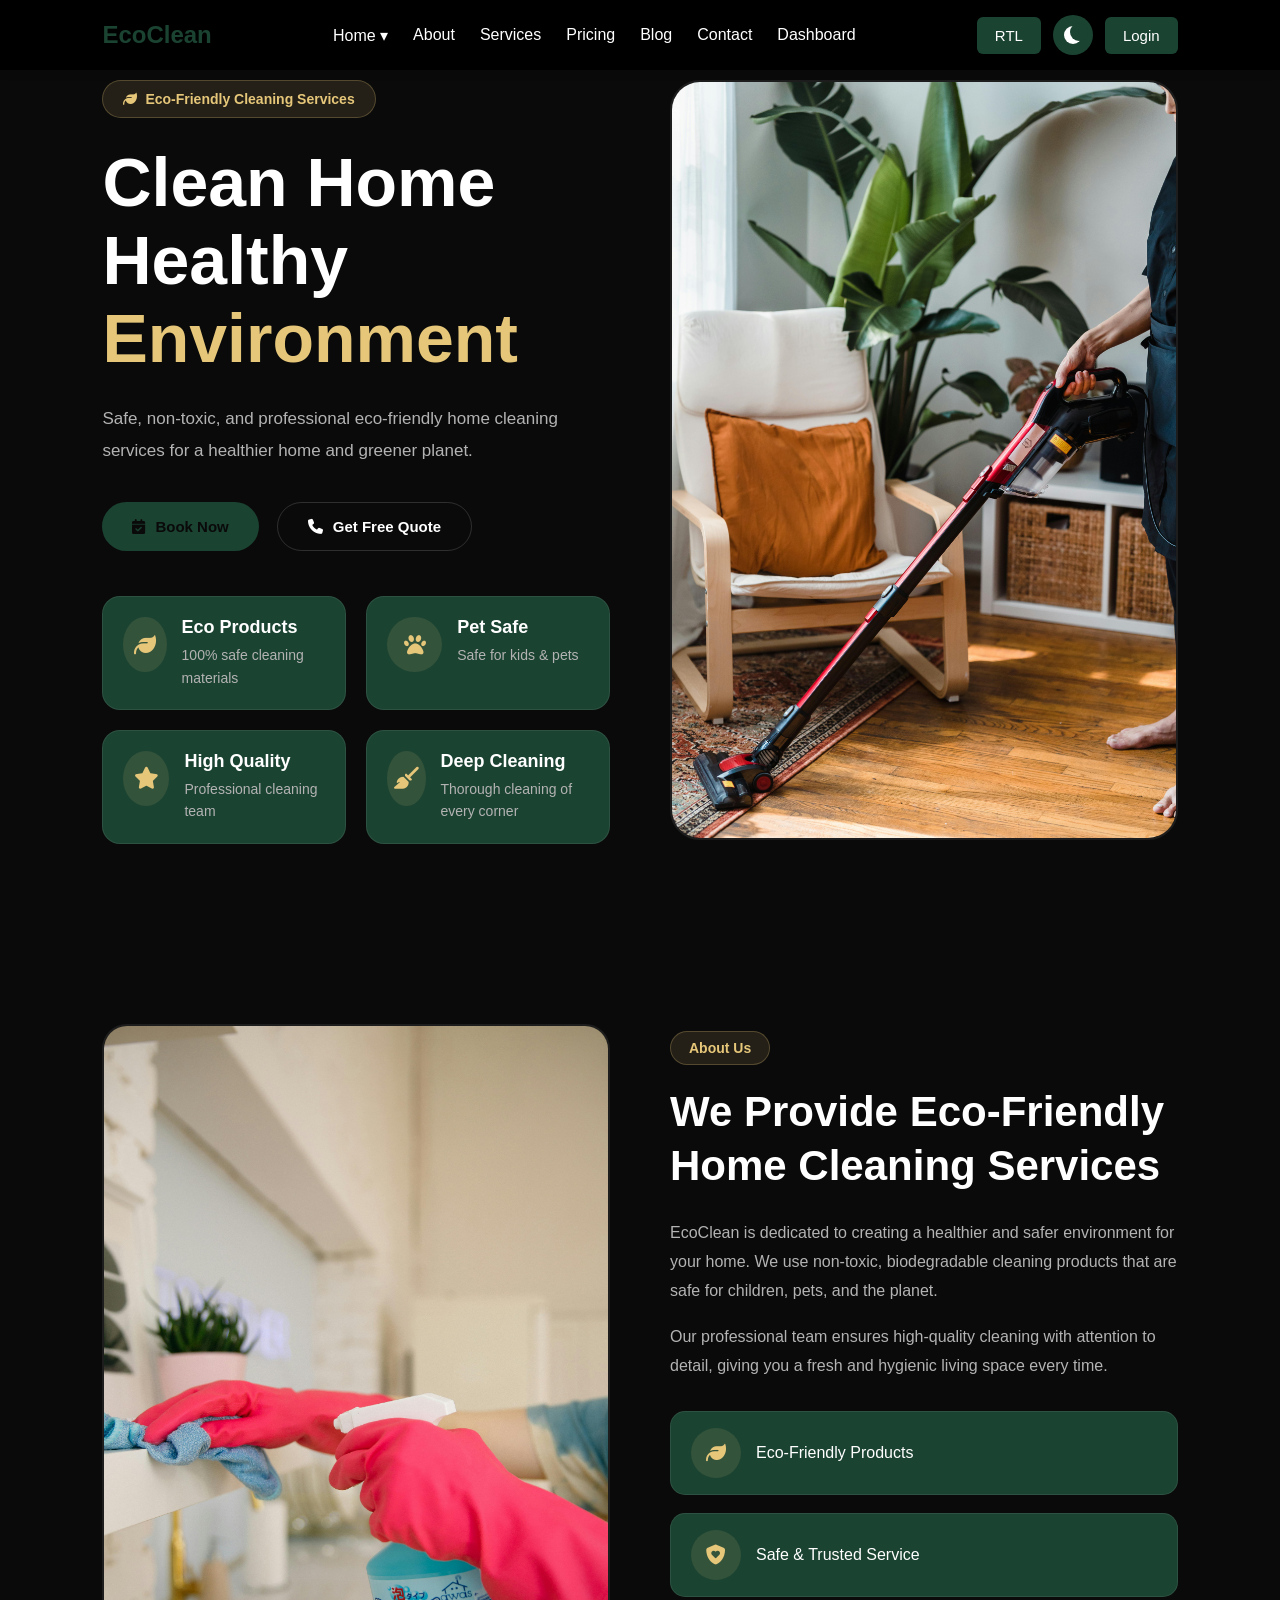
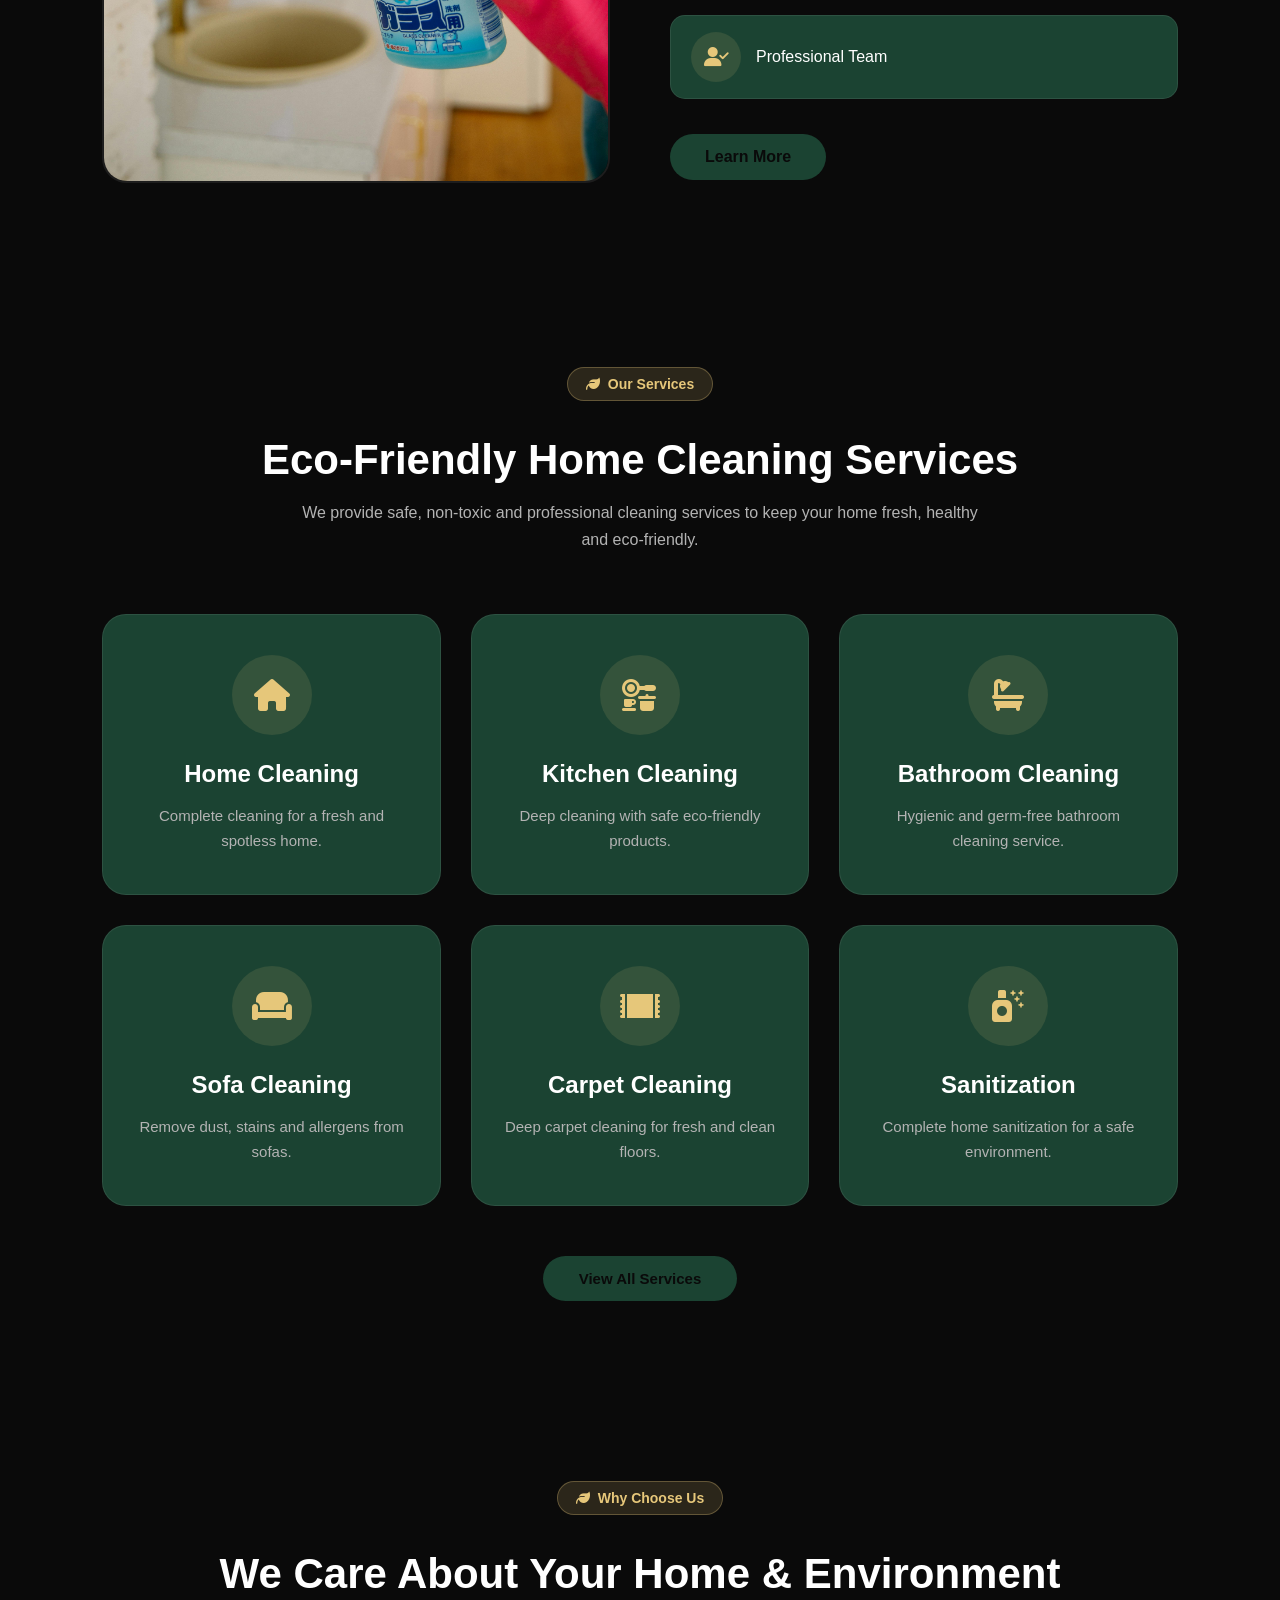
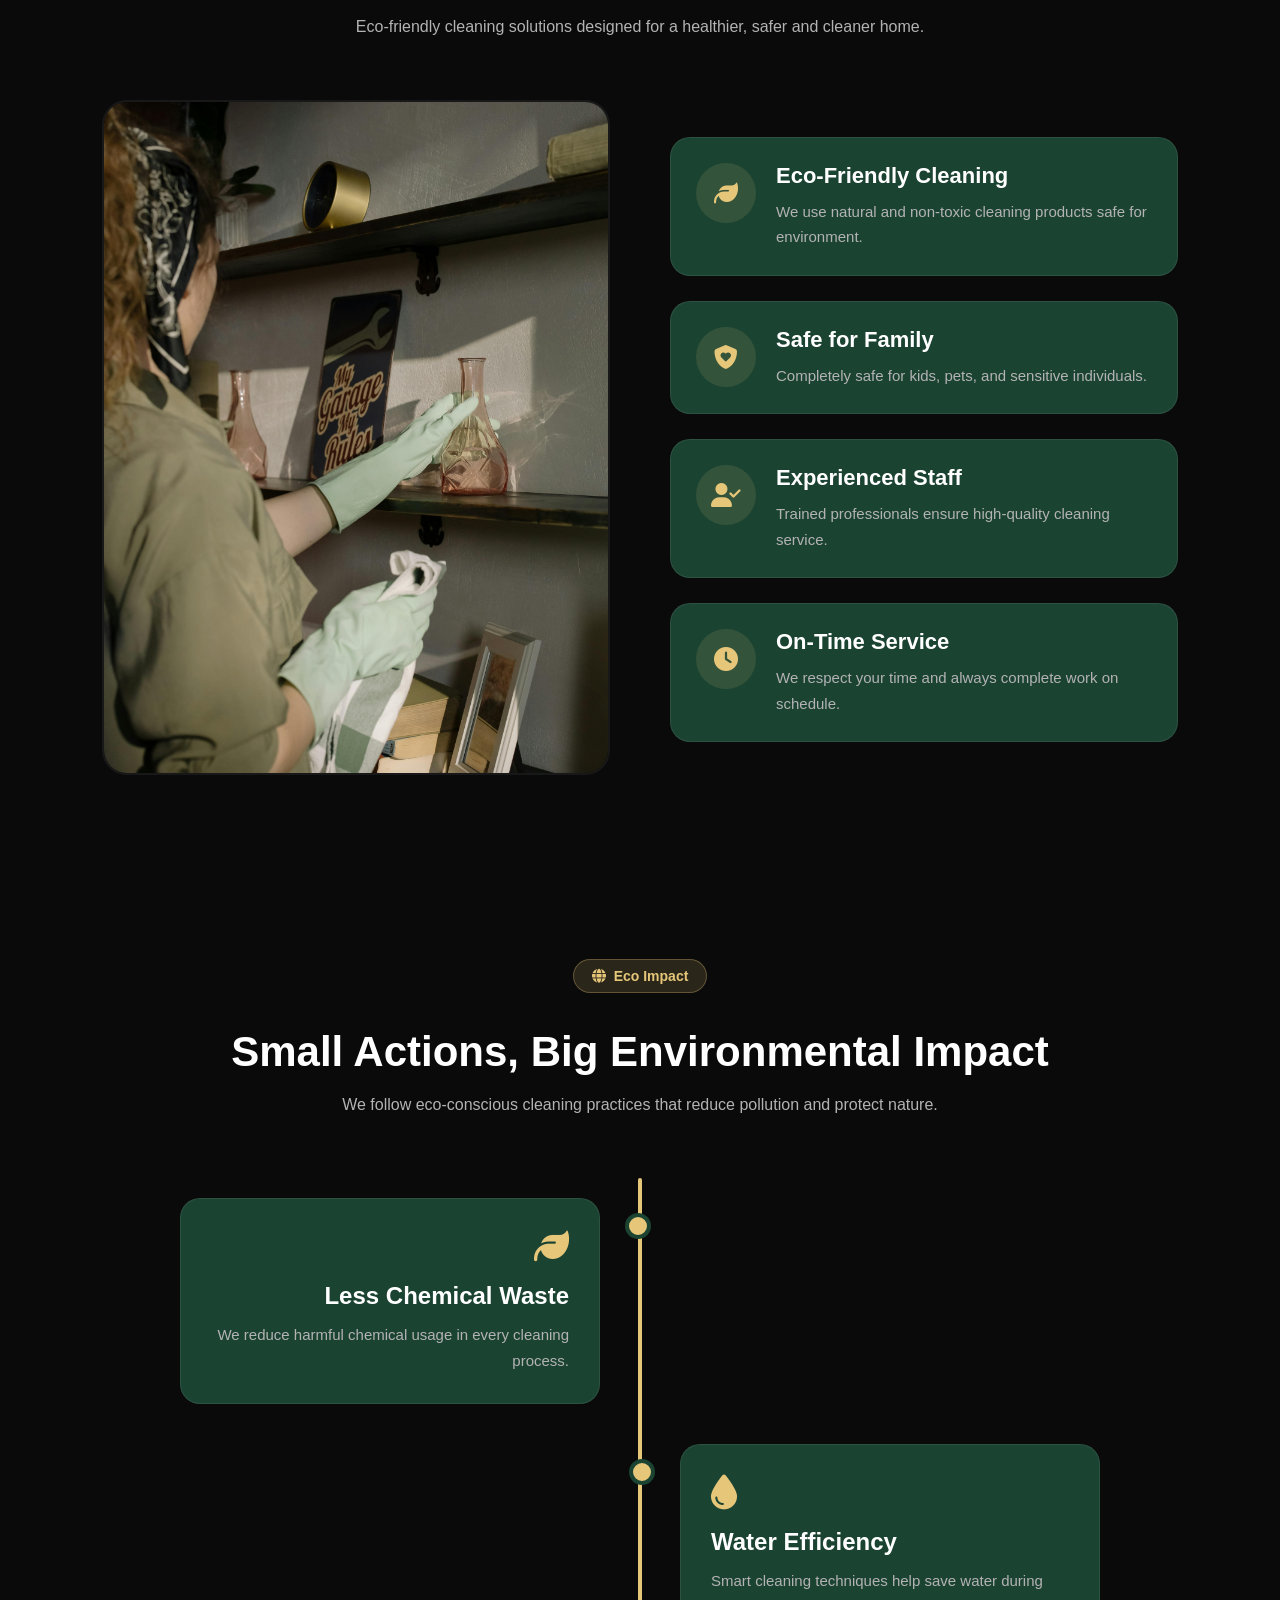
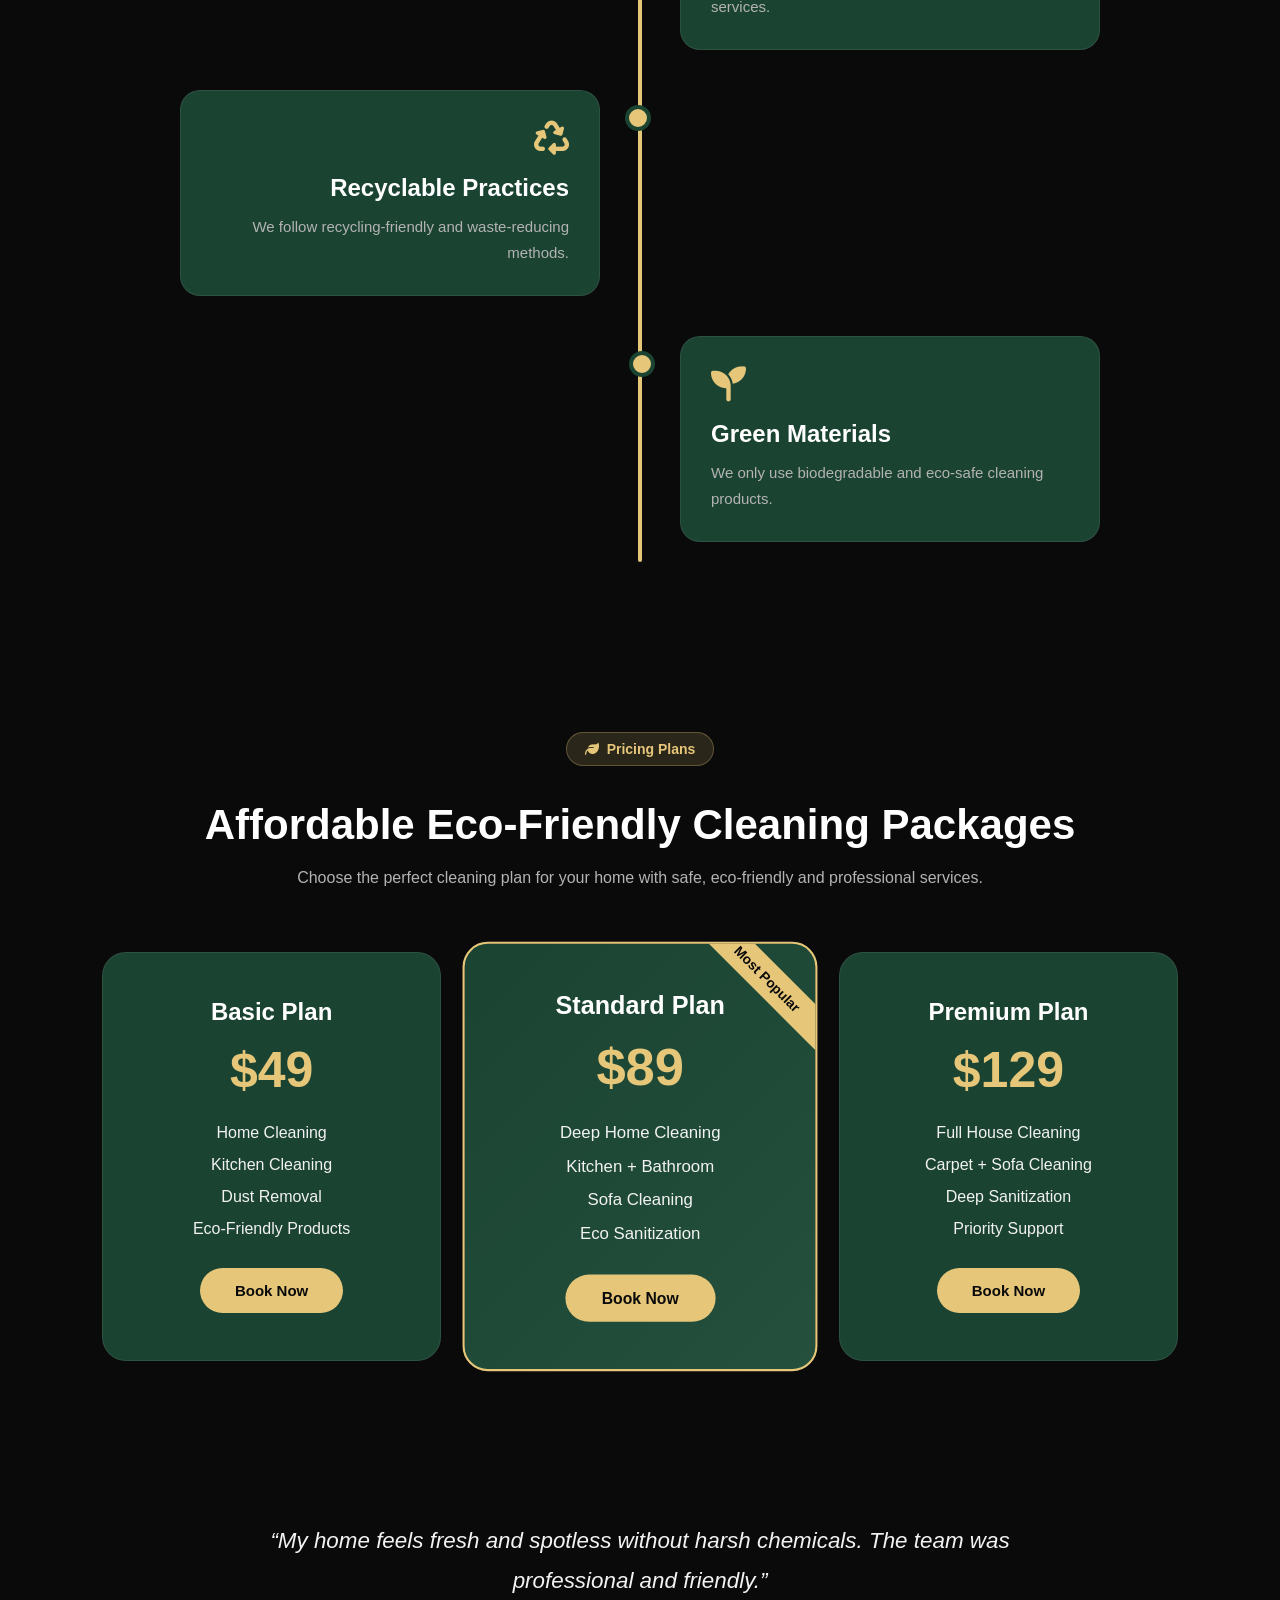
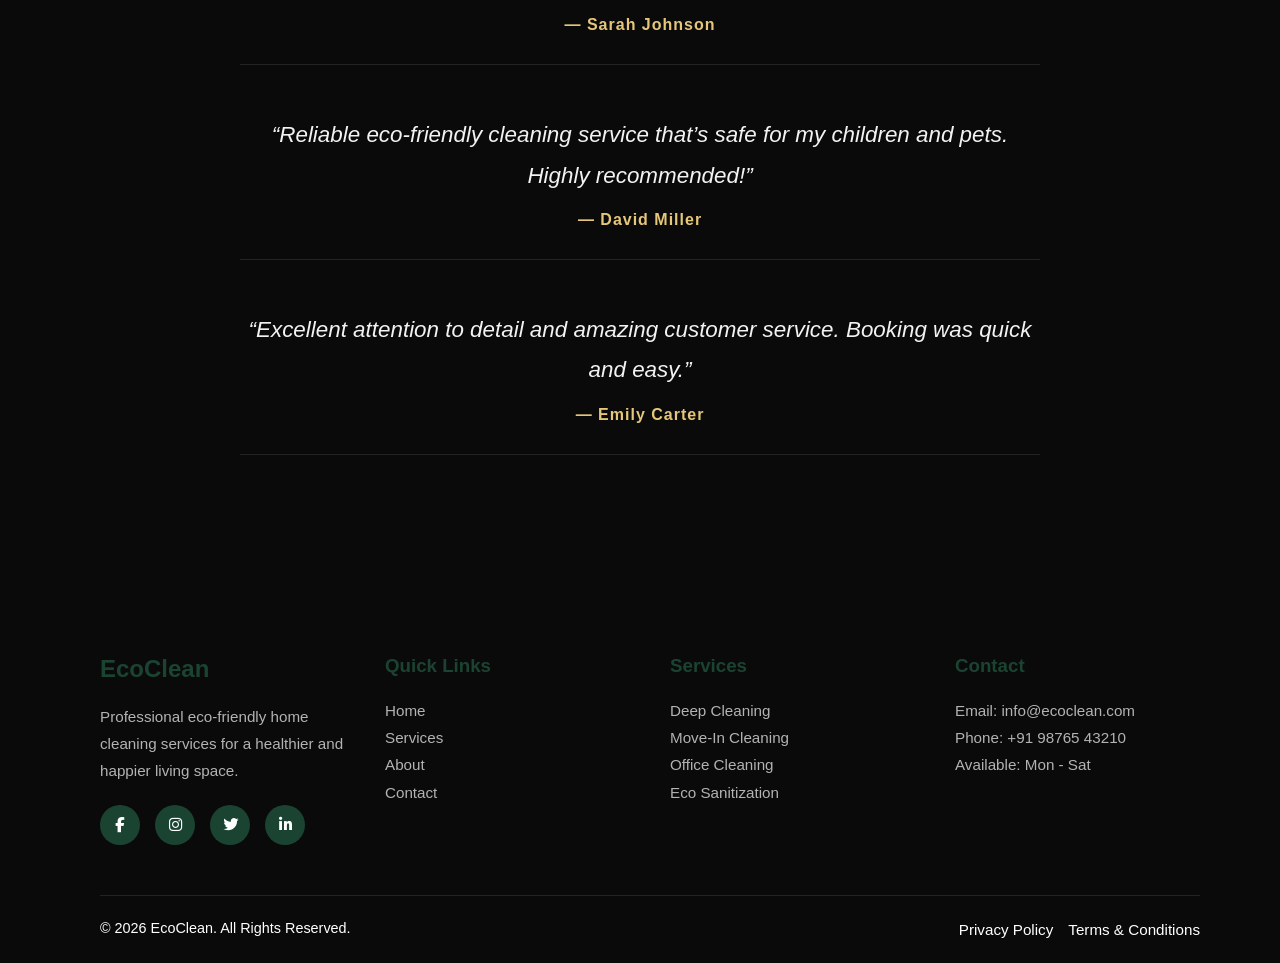
<file: index.html>
<!DOCTYPE html>
<html lang="en">
<head>
    <meta charset="UTF-8">
    <meta name="viewport" content="width=device-width, initial-scale=1.0">
    <title>Eco Cleaning Service</title>

    <link rel="stylesheet" href="index.css">
    <script src="index.js" defer></script>
    <link rel="stylesheet" href="https://cdnjs.cloudflare.com/ajax/libs/font-awesome/6.5.1/css/all.min.css">
</head>
<body>
 <header class="header">
  <nav class="navbar">
     <div class="logo">
        <h2>EcoClean</h2>
      </div>
      <ul class="nav-links">
      <li class="dropdown">
        <a href='/'>Home ▾</a>
        <div class="dropdown-menu">
          <a href='index.html'>Home 1</a>
          <a href="home1.html">Home 2</a>
        </div>
      </li>
      <li><a href="about.html">About</a></li>
      <li><a href="service.html">Services</a></li>
      <li><a href="pricing.html">Pricing</a></li>
      <li><a href="blog.html">Blog</a></li>
      <li><a href="contact.html">Contact</a></li>
      <li><a href="dashboard.html">Dashboard</a></li>
      <li class="mobile-login-wrap">
        <a class='mobile-login' href='/login'>Login</a>
      </li>
      </ul>
      <div class="nav-buttons">
      <button class="btn" onclick="enableRTL()">RTL</button>
       <button class="logo-btn" type="button">
       <div class="moon"></div>
      </button>
    <button class="btn login-btn" onclick="openLoginPage()">
      Login
    </button>
    </div>
     <div class="menu-btn" id="menuBtn">
        ☰
    </div>
</nav>
</header>

<section class="hero">
  <div class="hero-container">
    <div class="hero-content">
      <span class="hero-tag">
        <i class="fa-solid fa-leaf"></i>
        Eco-Friendly Cleaning Services
      </span>
      <h1>
        Clean Home <br />
        Healthy <span>Environment</span>
      </h1>
      <p>
        Safe, non-toxic, and professional eco-friendly home cleaning services
        for a healthier home and greener planet.
      </p>
      <div class="hero-buttons">
        <a href="#" class="btn primary-btn">
          <i class="fa-solid fa-calendar-check"></i>
          Book Now
        </a>
        <a href="#" class="btn secondary-btn">
          <i class="fa-solid fa-phone"></i>
          Get Free Quote
        </a>
      </div>
      <div class="hero-features">
        <div class="feature-card">
          <i class="fa-solid fa-leaf"></i>
          <div>
            <h3>Eco Products</h3>
            <p>100% safe cleaning materials</p>
          </div>
        </div>
        <div class="feature-card">
          <i class="fa-solid fa-paw"></i>
          <div>
            <h3>Pet Safe</h3>
            <p>Safe for kids & pets</p>
          </div>
        </div>
        <div class="feature-card">
          <i class="fa-solid fa-star"></i>
          <div>
            <h3>High Quality</h3>
            <p>Professional cleaning team</p>
          </div>
        </div>
        <div class="feature-card">
        <i class="fa-solid fa-broom"></i>
        <div>
        <h3>Deep Cleaning</h3>
        <p>Thorough cleaning of every corner</p>
       </div>
       </div>
      </div>
    </div>
    <div class="hero-image">
      <img src="images/cleaning.jpg" alt="Eco Friendly Cleaning Service">
    </div>
  </div>
</section>

<section class="about" id="about">
  <div class="about-container">
    <div class="about-image">
      <img src="images/about-cleaning.jpg" alt="Eco Friendly Cleaning Team">
    </div>
    <div class="about-content">
      <span class="section-tag">About Us</span>
      <h2>
        We Provide Eco-Friendly <br />
        Home Cleaning Services
      </h2>
      <p>
        EcoClean is dedicated to creating a healthier and safer environment for your home.
        We use non-toxic, biodegradable cleaning products that are safe for children,
        pets, and the planet.
      </p>
      <p>
        Our professional team ensures high-quality cleaning with attention to detail,
        giving you a fresh and hygienic living space every time.
      </p>
      <div class="about-features">
        <div class="feature">
          <i class="fa-solid fa-leaf"></i>
          <span>Eco-Friendly Products</span>
        </div>
        <div class="feature">
          <i class="fa-solid fa-shield-heart"></i>
          <span>Safe & Trusted Service</span>
        </div>
        <div class="feature">
          <i class="fa-solid fa-user-check"></i>
          <span>Professional Team</span>
        </div>
      </div>
      <a href="#about" class="about-btn">
        Learn More
      </a>
    </div>
  </div>
</section>

<section class="services" id="services">
  <div class="services-container">
    <div class="section-header">
      <span class="section-tag">
        <i class="fa-solid fa-leaf"></i>
        Our Services
      </span>
      <h2>Eco-Friendly Home Cleaning Services</h2>
      <p>
        We provide safe, non-toxic and professional cleaning services to keep your home fresh, healthy and eco-friendly.
      </p>
    </div>
    <div class="services-grid">
      <div class="service-card">
        <i class="fa-solid fa-house"></i>
        <h3>Home Cleaning</h3>
        <p>Complete cleaning for a fresh and spotless home.</p>
      </div>
      <div class="service-card">
        <i class="fa-solid fa-kitchen-set"></i>
        <h3>Kitchen Cleaning</h3>
        <p>Deep cleaning with safe eco-friendly products.</p>
      </div>
      <div class="service-card">
        <i class="fa-solid fa-bath"></i>
        <h3>Bathroom Cleaning</h3>
        <p>Hygienic and germ-free bathroom cleaning service.</p>
      </div>
      <div class="service-card">
        <i class="fa-solid fa-couch"></i>
        <h3>Sofa Cleaning</h3>
        <p>Remove dust, stains and allergens from sofas.</p>
      </div>
      <div class="service-card">
        <i class="fa-solid fa-rug"></i>
        <h3>Carpet Cleaning</h3>
        <p>Deep carpet cleaning for fresh and clean floors.</p>
      </div>
      <div class="service-card">
        <i class="fa-solid fa-spray-can-sparkles"></i>
        <h3>Sanitization</h3>
        <p>Complete home sanitization for a safe environment.</p>
      </div>
    </div>
    <div class="services-btn">
      <a href="#services" class="btn">
        View All Services
      </a>
    </div>
  </div>
</section>

<section class="why-choose-us" id="why">
  <div class="why-container">
    <div class="section-header">
      <span class="section-tag">
        <i class="fa-solid fa-leaf"></i>
        Why Choose Us
      </span>
      <h2>We Care About Your Home & Environment</h2>
      <p>
        Eco-friendly cleaning solutions designed for a healthier, safer and cleaner home.
      </p>
    </div>
    <div class="why-content">
      <div class="why-image">
        <img src="images/cleaning-team.jpg" alt="Cleaning Team">
      </div>
      <div class="why-list">
        <div class="why-item">
          <i class="fa-solid fa-leaf"></i>
          <div>
            <h3>Eco-Friendly Cleaning</h3>
            <p>We use natural and non-toxic cleaning products safe for environment.</p>
          </div>
        </div>
        <div class="why-item">
          <i class="fa-solid fa-shield-heart"></i>
          <div>
            <h3>Safe for Family</h3>
            <p>Completely safe for kids, pets, and sensitive individuals.</p>
          </div>
        </div>
        <div class="why-item">
          <i class="fa-solid fa-user-check"></i>
          <div>
            <h3>Experienced Staff</h3>
            <p>Trained professionals ensure high-quality cleaning service.</p>
          </div>
        </div>
        <div class="why-item">
          <i class="fa-solid fa-clock"></i>
          <div>
            <h3>On-Time Service</h3>
            <p>We respect your time and always complete work on schedule.</p>
          </div>
        </div>
      </div>
    </div>
  </div>
</section>

<section class="eco-impact" id="eco-impact">
  <div class="eco-container">
    <div class="section-header">
      <span class="section-tag">
        <i class="fa-solid fa-globe"></i>
        Eco Impact
      </span>
      <h2>Small Actions, Big Environmental Impact</h2>
      <p>
        We follow eco-conscious cleaning practices that reduce pollution and protect nature.
      </p>
    </div>
    <div class="eco-timeline">
      <div class="eco-step left">
        <div class="content">
          <i class="fa-solid fa-leaf"></i>
          <h3>Less Chemical Waste</h3>
          <p>We reduce harmful chemical usage in every cleaning process.</p>
        </div>
      </div>
      <div class="eco-step right">
        <div class="content">
          <i class="fa-solid fa-droplet"></i>
          <h3>Water Efficiency</h3>
          <p>Smart cleaning techniques help save water during services.</p>
        </div>
      </div>
      <div class="eco-step left">
        <div class="content">
          <i class="fa-solid fa-recycle"></i>
          <h3>Recyclable Practices</h3>
          <p>We follow recycling-friendly and waste-reducing methods.</p>
        </div>
      </div>
      <div class="eco-step right">
        <div class="content">
          <i class="fa-solid fa-seedling"></i>
          <h3>Green Materials</h3>
          <p>We only use biodegradable and eco-safe cleaning products.</p>
        </div>
      </div>
    </div>
  </div>
</section>

<section class="pricing" id="pricing">
  <div class="pricing-container">
    <div class="section-header">
      <span class="section-tag">
        <i class="fa-solid fa-leaf"></i>
        Pricing Plans
      </span>
      <h2>Affordable Eco-Friendly Cleaning Packages</h2>
      <p>
        Choose the perfect cleaning plan for your home with safe, eco-friendly and professional services.
      </p>
    </div>
    <div class="pricing-grid">
      <div class="pricing-card">
        <h3>Basic Plan</h3>
        <h2>$49</h2>
        <ul>
          <li>Home Cleaning</li>
          <li>Kitchen Cleaning</li>
          <li>Dust Removal</li>
          <li>Eco-Friendly Products</li>
        </ul>
        <a href="#" class="btn">Book Now</a>
      </div>
      <div class="pricing-card popular">
        <span class="badge">Most Popular</span>
        <h3>Standard Plan</h3>
        <h2>$89</h2>
        <ul>
          <li>Deep Home Cleaning</li>
          <li>Kitchen + Bathroom</li>
          <li>Sofa Cleaning</li>
          <li>Eco Sanitization</li>
        </ul>
        <a href="#" class="btn">Book Now</a>
      </div>
      <div class="pricing-card">
        <h3>Premium Plan</h3>
        <h2>$129</h2>
        <ul>
          <li>Full House Cleaning</li>
          <li>Carpet + Sofa Cleaning</li>
          <li>Deep Sanitization</li>
          <li>Priority Support</li>
        </ul>
        <a href="#" class="btn">Book Now</a>
      </div>
    </div>
  </div>
</section>

<section class="testimonials-section">
  <div class="testimonial">
    <p class="quote">
      “My home feels fresh and spotless without harsh chemicals.
      The team was professional and friendly.”
    </p>
    <h3>— Sarah Johnson</h3>
  </div>
  <div class="testimonial">
    <p class="quote">
      “Reliable eco-friendly cleaning service that’s safe for my
      children and pets. Highly recommended!”
    </p>
    <h3>— David Miller</h3>
  </div>
  <div class="testimonial">
    <p class="quote">
      “Excellent attention to detail and amazing customer service.
      Booking was quick and easy.”
    </p>
    <h3>— Emily Carter</h3>
  </div>
</section>

<footer class="footer">
  <div class="footer-container">
    <div class="footer-about">
      <h2>EcoClean</h2>
      <p>
        Professional eco-friendly home cleaning services
        for a healthier and happier living space.
      </p>
      <div class="social-icons">
        <a href="#"><i class="fab fa-facebook-f"></i></a>
        <a href="#"><i class="fab fa-instagram"></i></a>
        <a href="#"><i class="fab fa-twitter"></i></a>
        <a href="#"><i class="fab fa-linkedin-in"></i></a>
      </div>
    </div>
    <div class="footer-links">
      <h3>Quick Links</h3>
      <ul>
        <li><a href="#">Home</a></li>
        <li><a href="#">Services</a></li>
        <li><a href="#">About</a></li>
        <li><a href="#">Contact</a></li>
      </ul>
    </div>
    <div class="footer-services">
      <h3>Services</h3>
      <ul>
        <li>Deep Cleaning</li>
        <li>Move-In Cleaning</li>
        <li>Office Cleaning</li>
        <li>Eco Sanitization</li>
      </ul>
    </div>
    <div class="footer-contact">
      <h3>Contact</h3>
      <p>Email: info@ecoclean.com</p>
      <p>Phone: +91 98765 43210</p>
      <p>Available: Mon - Sat</p>
    </div>
  </div>
  <div class="footer-bottom">
    <p>© 2026 EcoClean. All Rights Reserved.</p>
     <div class="footer-links-1">
        <a href="#">Privacy Policy</a>
        <a href="#">Terms & Conditions</a>
     </div>
  </div>
</footer>

</body>
</html>
</file>
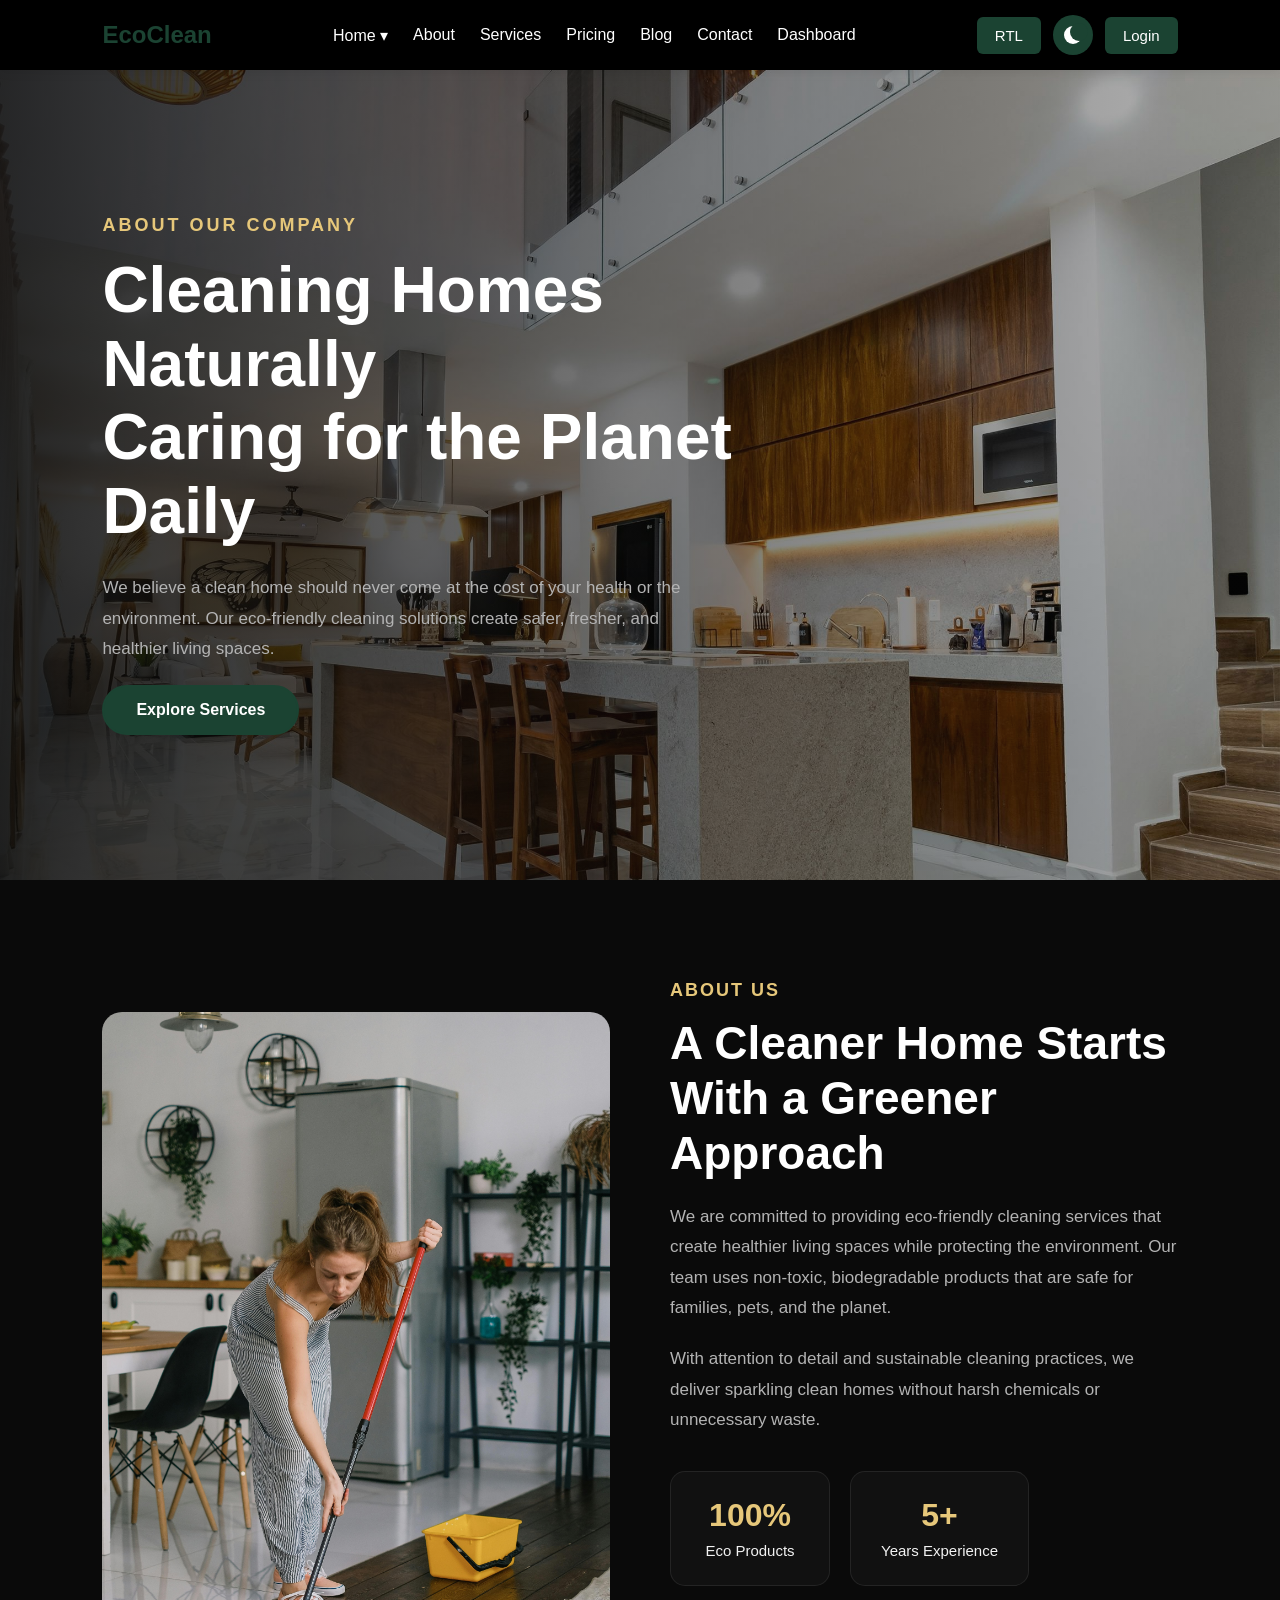
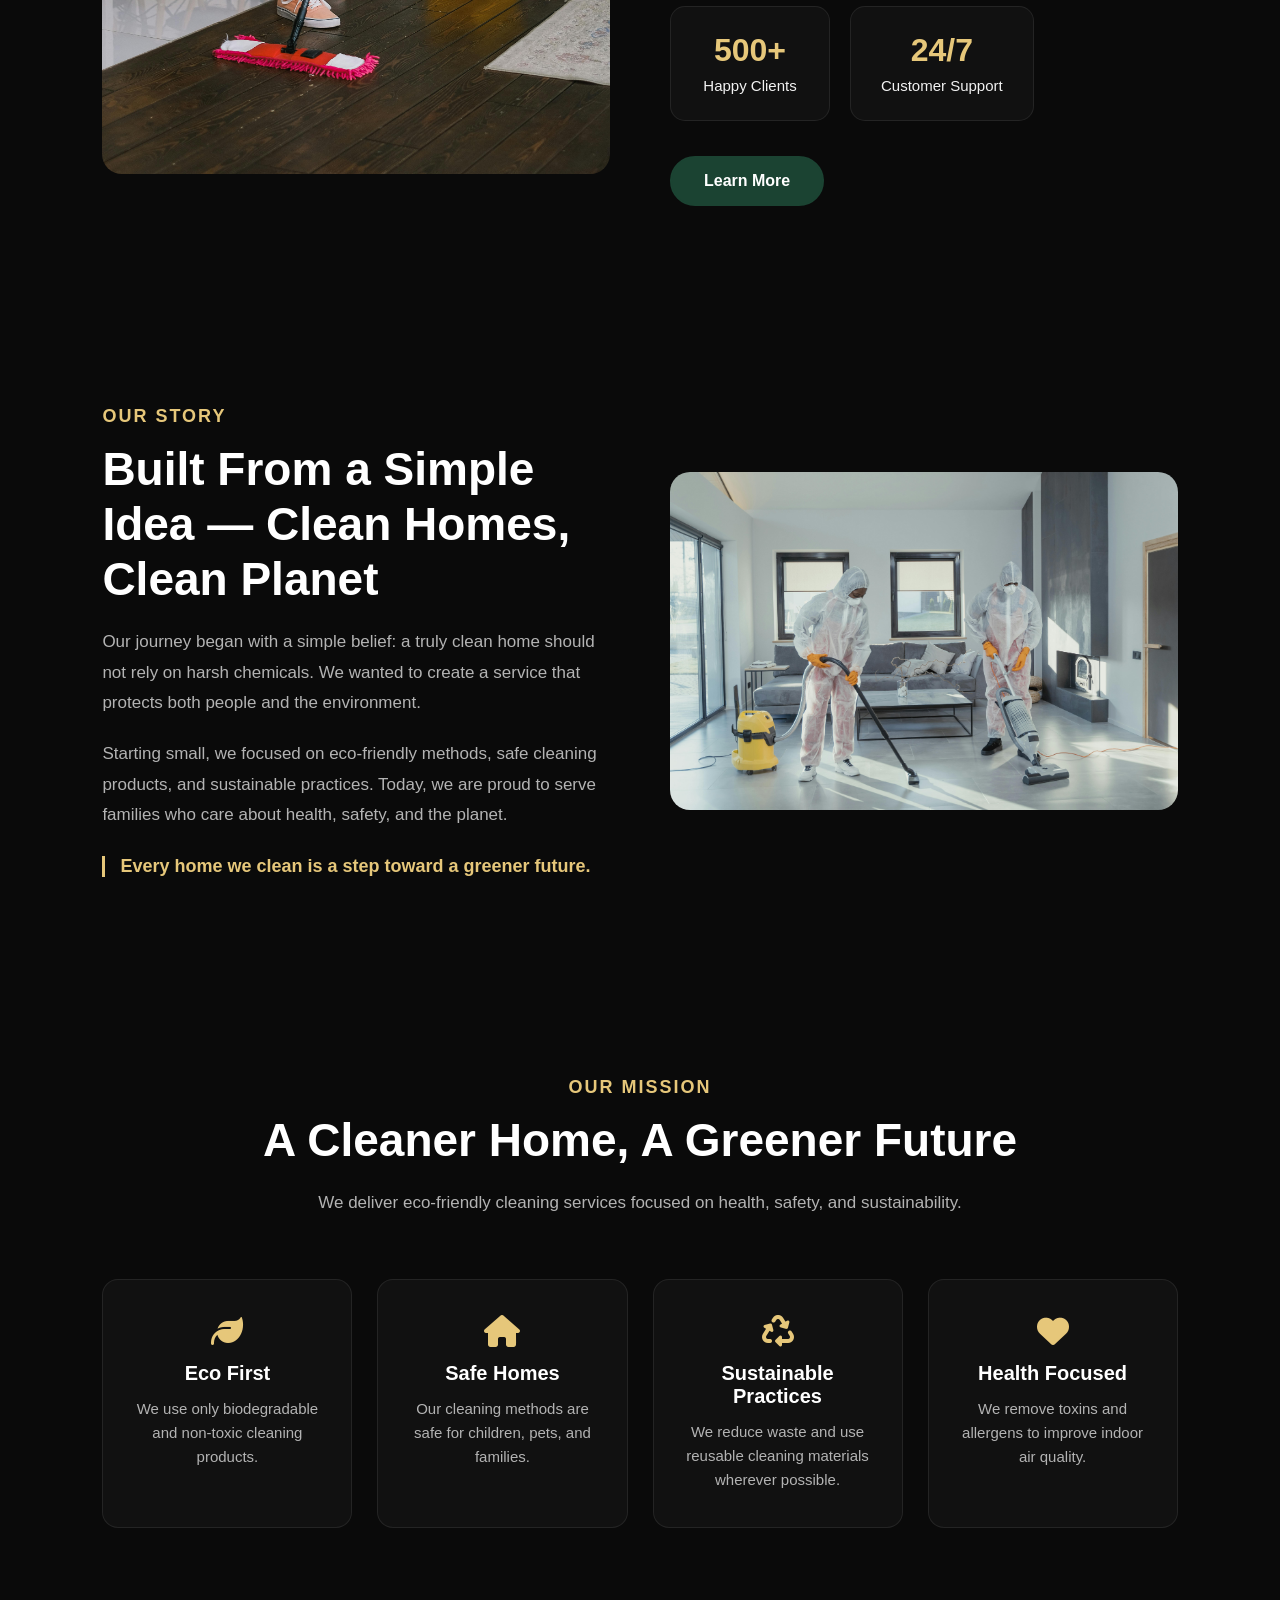
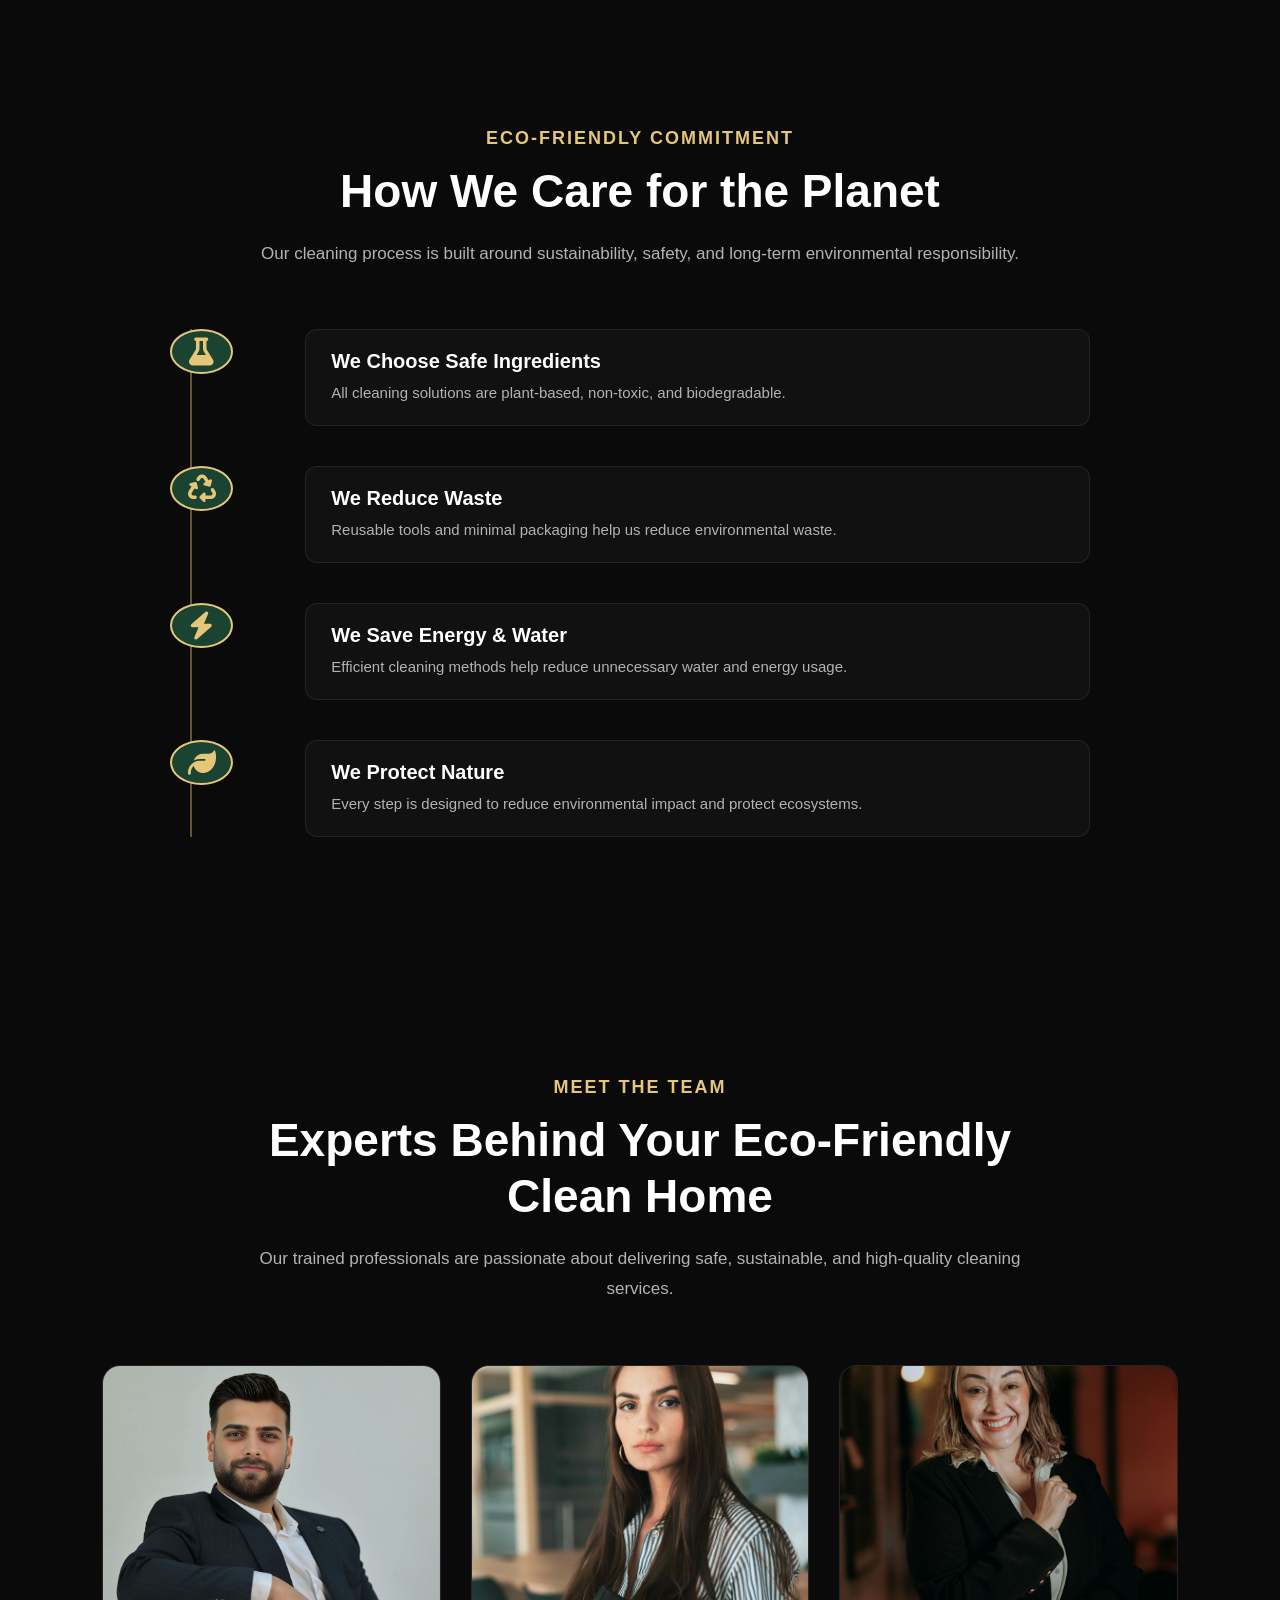
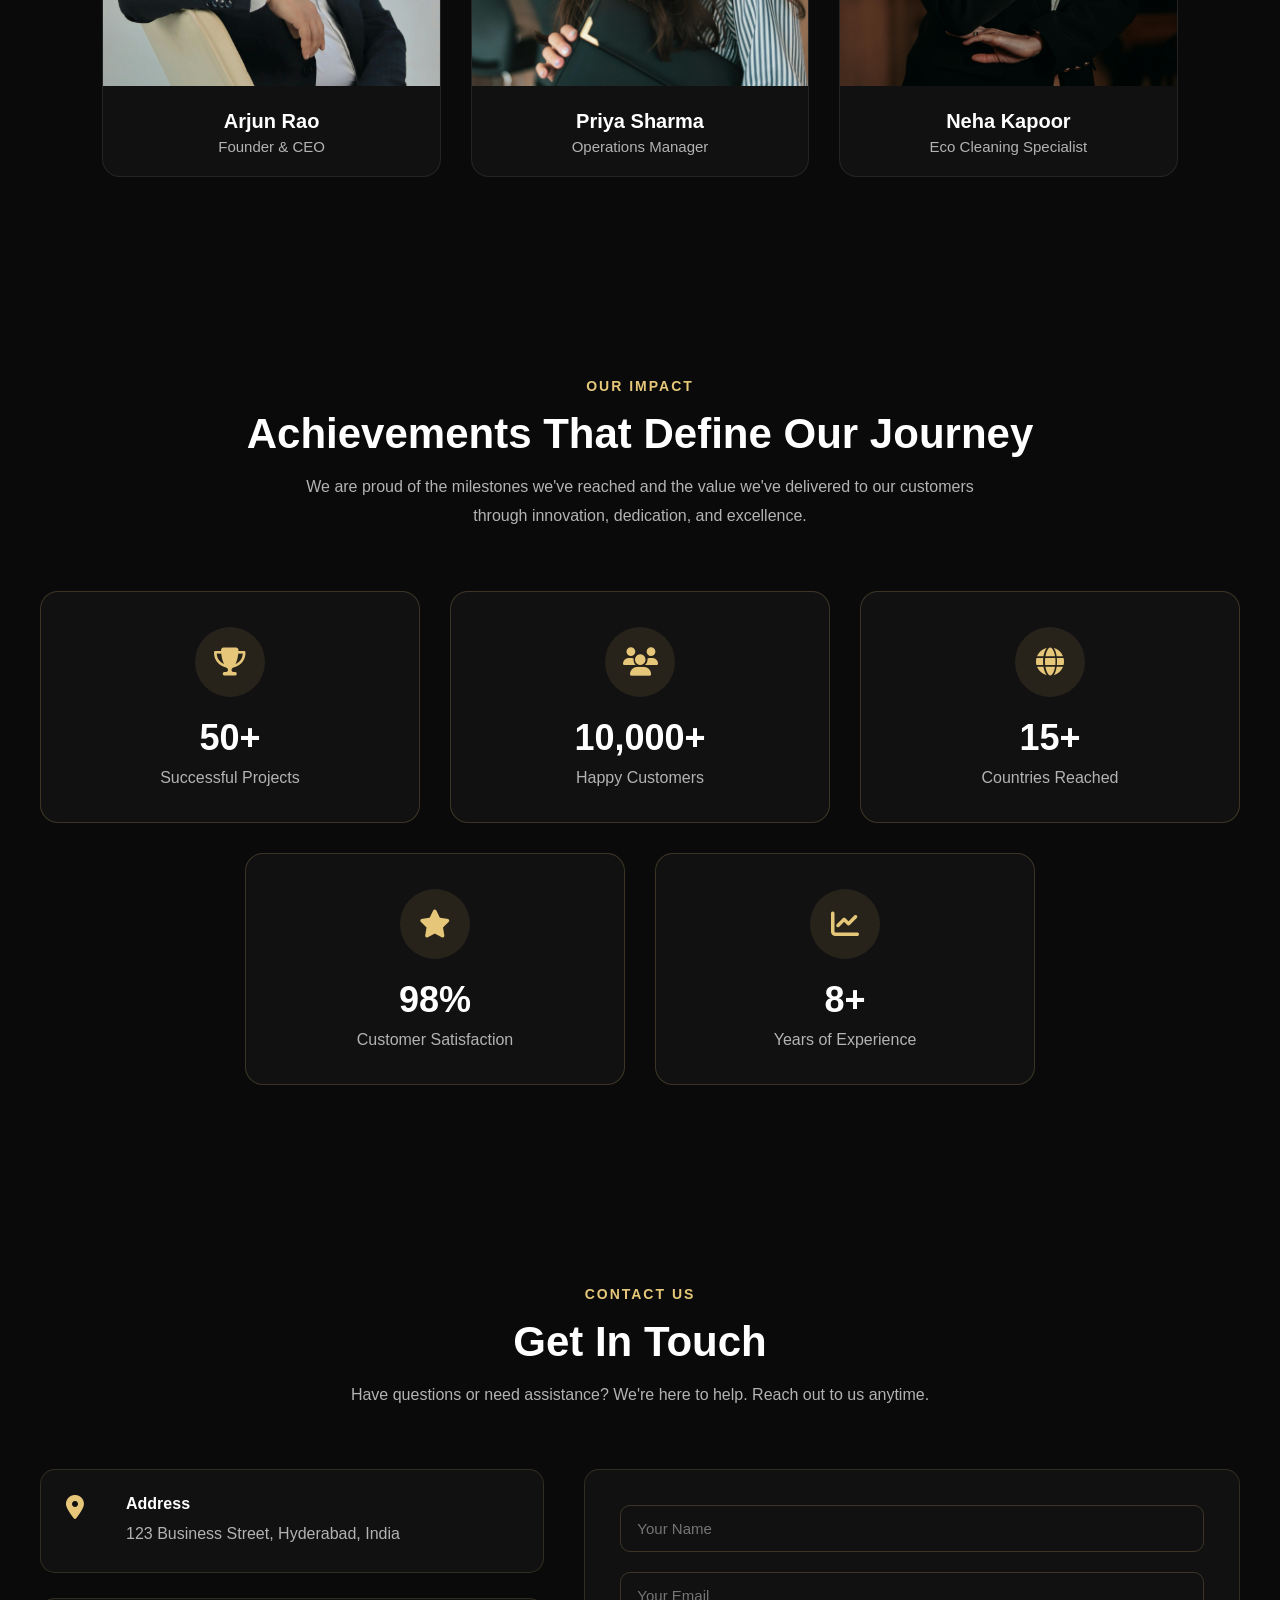
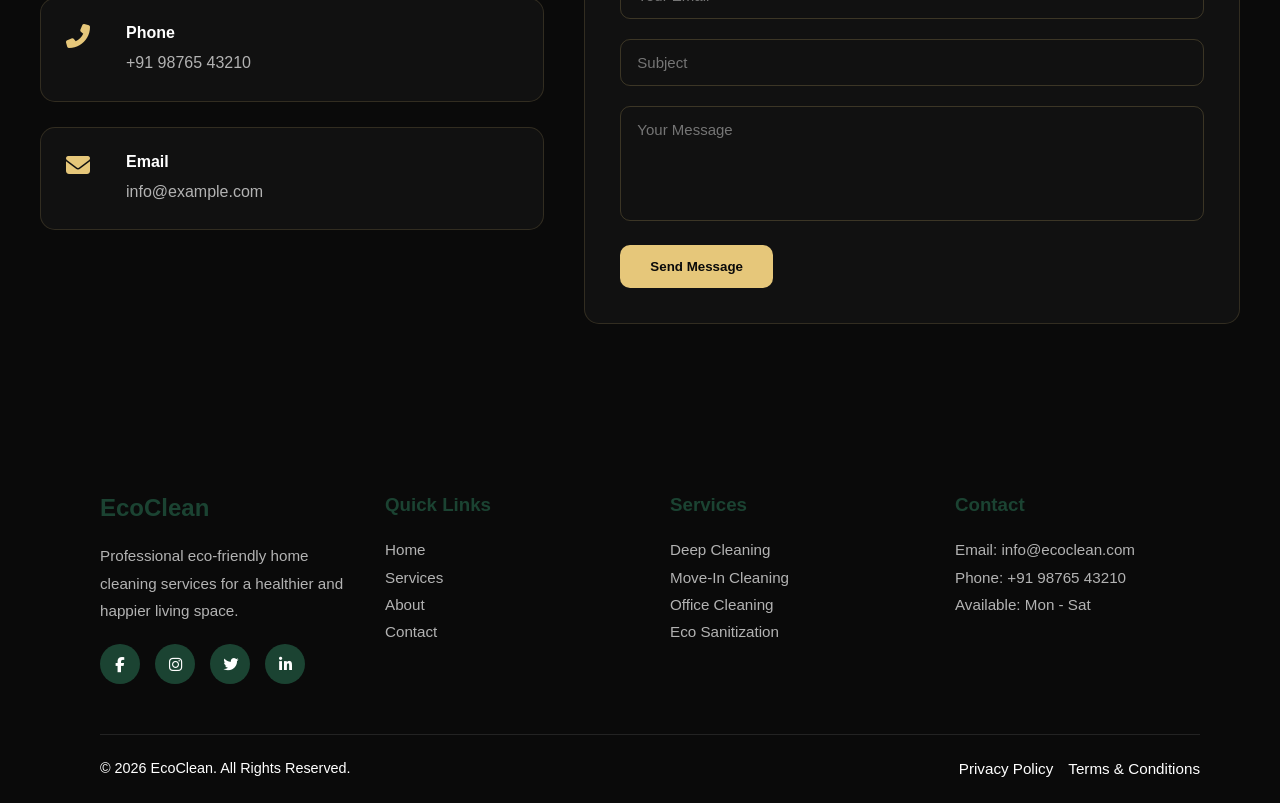
<file: about.html>
<!DOCTYPE html>
<html lang="en">
<head>
    <meta charset="UTF-8">
    <meta name="viewport" content="width=device-width, initial-scale=1.0">
    <title>Eco Cleaning Service</title>

    <link rel="stylesheet" href="about.css">
    <script src="index.js" defer></script>
    <link rel="stylesheet" href="https://cdnjs.cloudflare.com/ajax/libs/font-awesome/6.5.1/css/all.min.css">
</head>
<body>
    <header class="header">
  <nav class="navbar">
     <div class="logo">
        <h2>EcoClean</h2>
      </div>
      <ul class="nav-links">
      <li class="dropdown">
        <a href='/'>Home ▾</a>
        <div class="dropdown-menu">
          <a href='index.html'>Home 1</a>
          <a href="home1.html">Home 2</a>
        </div>
      </li>
      <li><a href="about.html">About</a></li>
      <li><a href="service.html">Services</a></li>
      <li><a href="pricing.html">Pricing</a></li>
      <li><a href="blog.html">Blog</a></li>
      <li><a href="contact.html">Contact</a></li>
      <li><a href="dashboard.html">Dashboard</a></li>
      <li class="mobile-login-wrap">
        <a class='mobile-login' href='/login'>Login</a>
      </li>
      </ul>
      <div class="nav-buttons">
      <button class="btn" onclick="enableRTL()">RTL</button>
       <button class="logo-btn" type="button">
       <div class="moon"></div>
      </button>
    <button class="btn login-btn" onclick="openLoginPage()">
      Login
    </button>
    </div>
     <div class="menu-btn" id="menuBtn">
        ☰
    </div>
</nav>
</header>

<section class="about-banner">
  <div class="about-overlay"></div>
  <div class="about-content">
    <p class="about-subtitle">
      About Our Company
    </p>
    <h1 class="about-title">
      Cleaning Homes Naturally <br>
      Caring for the Planet Daily
    </h1>
    <p class="about-text">
      We believe a clean home should never come at the cost of your
      health or the environment. Our eco-friendly cleaning solutions
      create safer, fresher, and healthier living spaces.
    </p>
    <a href="#" class="about-btn">
      Explore Services
    </a>
  </div>
</section>

<section class="about-us">
  <div class="about-container">
    <div class="about-image">
      <img src="images/hero.jpg" alt="Eco Friendly Cleaning">
    </div>
    <div class="about-content">
      <p class="section-subtitle">
        About Us
      </p>
      <h2 class="section-title">
        A Cleaner Home Starts With a Greener Approach
      </h2>
      <p class="about-text">
        We are committed to providing eco-friendly cleaning services
        that create healthier living spaces while protecting the
        environment. Our team uses non-toxic, biodegradable products
        that are safe for families, pets, and the planet.
      </p>
      <p class="about-text">
        With attention to detail and sustainable cleaning practices,
        we deliver sparkling clean homes without harsh chemicals or
        unnecessary waste.
      </p>
      <div class="about-features">
        <div class="feature-box">
          <h3>100%</h3>
          <span>Eco Products</span>
        </div>
        <div class="feature-box">
          <h3>5+</h3>
          <span>Years Experience</span>
        </div>
        <div class="feature-box">
          <h3>500+</h3>
          <span>Happy Clients</span>
        </div>
        <div class="feature-box">
          <h3>24/7</h3>
          <span>Customer Support</span>
        </div>
      </div>
      <a href="#" class="about-btn">
        Learn More
      </a>
    </div>
  </div>
</section>

<section class="our-story">
  <div class="story-container">
    <div class="story-content">
      <p class="section-subtitle">
        Our Story
      </p>
      <h2 class="section-title">
        Built From a Simple Idea — Clean Homes, Clean Planet
      </h2>
      <p class="story-text">
        Our journey began with a simple belief: a truly clean home should not rely on harsh chemicals.
        We wanted to create a service that protects both people and the environment.
      </p>
      <p class="story-text">
        Starting small, we focused on eco-friendly methods, safe cleaning products, and sustainable practices.
        Today, we are proud to serve families who care about health, safety, and the planet.
      </p>
      <p class="story-highlight">
        Every home we clean is a step toward a greener future.
      </p>
    </div>
    <div class="story-image">
      <img src="images/cleaning-team-1.jpg" alt="Eco Cleaning Story">
    </div>
  </div>
</section>

<section class="our-mission">
  <div class="mission-header">
    <p class="section-subtitle">Our Mission</p>
    <h2 class="section-title">A Cleaner Home, A Greener Future</h2>
    <p class="mission-intro">
      We deliver eco-friendly cleaning services focused on health, safety, and sustainability.
    </p>
  </div>
  <div class="mission-cards">
    <div class="mission-card">
      <i class="fa-solid fa-leaf"></i>
      <h3>Eco First</h3>
      <p>We use only biodegradable and non-toxic cleaning products.</p>
    </div>
    <div class="mission-card">
      <i class="fa-solid fa-house"></i>
      <h3>Safe Homes</h3>
      <p>Our cleaning methods are safe for children, pets, and families.</p>
    </div>
    <div class="mission-card">
      <i class="fa-solid fa-recycle"></i>
      <h3>Sustainable Practices</h3>
      <p>We reduce waste and use reusable cleaning materials wherever possible.</p>
    </div>
    <div class="mission-card">
      <i class="fa-solid fa-heart"></i>
      <h3>Health Focused</h3>
      <p>We remove toxins and allergens to improve indoor air quality.</p>
    </div>
  </div>
</section>

<section class="eco-timeline">
  <div class="eco-header">
    <p class="section-subtitle">Eco-Friendly Commitment</p>
    <h2 class="section-title">How We Care for the Planet</h2>
    <p class="eco-intro">
      Our cleaning process is built around sustainability, safety, and long-term environmental responsibility.
    </p>
  </div>
  <div class="timeline">
    <div class="timeline-item">
      <div class="icon">
        <i class="fa-solid fa-flask"></i>
      </div>
      <div class="content">
        <h3>We Choose Safe Ingredients</h3>
        <p>All cleaning solutions are plant-based, non-toxic, and biodegradable.</p>
      </div>
    </div>

    <div class="timeline-item">
      <div class="icon">
        <i class="fa-solid fa-recycle"></i>
      </div>
      <div class="content">
        <h3>We Reduce Waste</h3>
        <p>Reusable tools and minimal packaging help us reduce environmental waste.</p>
      </div>
    </div>

    <div class="timeline-item">
      <div class="icon">
        <i class="fa-solid fa-bolt"></i>
      </div>
      <div class="content">
        <h3>We Save Energy & Water</h3>
        <p>Efficient cleaning methods help reduce unnecessary water and energy usage.</p>
      </div>
    </div>

    <div class="timeline-item">
      <div class="icon">
        <i class="fa-solid fa-leaf"></i>
      </div>
      <div class="content">
        <h3>We Protect Nature</h3>
        <p>Every step is designed to reduce environmental impact and protect ecosystems.</p>
      </div>
    </div>
  </div>
</section>

<section class="team-section">
  <div class="team-header">
    <p class="section-subtitle">Meet the Team</p>
    <h2 class="section-title">Experts Behind Your Eco-Friendly Clean Home</h2>
    <p class="team-intro">
      Our trained professionals are passionate about delivering safe, sustainable, and high-quality cleaning services.
    </p>
  </div>
  <div class="team-grid">
    <div class="team-card">
      <div class="team-image">
        <img src="images/team-1.jpg" alt="Team Member">
        <div class="social">
          <i class="fa-brands fa-facebook-f"></i>
          <i class="fa-brands fa-instagram"></i>
          <i class="fa-brands fa-linkedin-in"></i>
        </div>
      </div>
      <div class="team-info">
        <h3>Arjun Rao</h3>
        <span>Founder & CEO</span>
      </div>
    </div>

    <div class="team-card">
      <div class="team-image">
        <img src="images/team-2.jpg" alt="Team Member">
        <div class="social">
          <i class="fa-brands fa-facebook-f"></i>
          <i class="fa-brands fa-instagram"></i>
          <i class="fa-brands fa-linkedin-in"></i>
        </div>
      </div>
      <div class="team-info">
        <h3>Priya Sharma</h3>
        <span>Operations Manager</span>
      </div>
    </div>

    <div class="team-card">
      <div class="team-image">
        <img src="images/team-3.jpg" alt="Team Member">
        <div class="social">
          <i class="fa-brands fa-facebook-f"></i>
          <i class="fa-brands fa-instagram"></i>
          <i class="fa-brands fa-linkedin-in"></i>
        </div>
      </div>
      <div class="team-info">
        <h3>Neha Kapoor</h3>
        <span>Eco Cleaning Specialist</span>
      </div>
    </div>
  </div>
</section>

<section class="impact-section">
    <div class="container">
        <div class="section-header">
            <span class="subtitle">Our Impact</span>
            <h2>Achievements That Define Our Journey</h2>
            <p>
                We are proud of the milestones we've reached and the value we've
                delivered to our customers through innovation, dedication, and excellence.
            </p>
        </div>

        <div class="stats-grid">
            <div class="stat-card">
                <div class="icon">
                    <i class="fas fa-trophy"></i>
                </div>
                <h3>50+</h3>
                <p>Successful Projects</p>
            </div>

            <div class="stat-card">
                <div class="icon">
                    <i class="fas fa-users"></i>
                </div>
                <h3>10,000+</h3>
                <p>Happy Customers</p>
            </div>

            <div class="stat-card">
                <div class="icon">
                    <i class="fas fa-globe"></i>
                </div>
                <h3>15+</h3>
                <p>Countries Reached</p>
            </div>

            <div class="stat-card">
                <div class="icon">
                    <i class="fas fa-star"></i>
                </div>
                <h3>98%</h3>
                <p>Customer Satisfaction</p>
            </div>

            <div class="stat-card">
                <div class="icon">
                    <i class="fas fa-chart-line"></i>
                </div>
                <h3>8+</h3>
                <p>Years of Experience</p>
            </div>
        </div>
    </div>
</section>

<section class="contact-section">
    <div class="container">
        <div class="section-header">
            <span class="subtitle">Contact Us</span>
            <h2>Get In Touch</h2>
            <p>
                Have questions or need assistance? We're here to help.
                Reach out to us anytime.
            </p>
        </div>
        <div class="contact-wrapper">
            <div class="contact-info">

                <div class="info-card">
                    <i class="fas fa-map-marker-alt"></i>
                    <div>
                        <h4>Address</h4>
                        <p>123 Business Street, Hyderabad, India</p>
                    </div>
                </div>

                <div class="info-card">
                    <i class="fas fa-phone-alt"></i>
                    <div>
                        <h4>Phone</h4>
                        <p>+91 98765 43210</p>
                    </div>
                </div>

                <div class="info-card">
                    <i class="fas fa-envelope"></i>
                    <div>
                        <h4>Email</h4>
                        <p>info@example.com</p>
                    </div>
                </div>
            </div>
            <div class="contact-form">
                <form>
                    <div class="form-group">
                        <input type="text" placeholder="Your Name" required>
                    </div>

                    <div class="form-group">
                        <input type="email" placeholder="Your Email" required>
                    </div>

                    <div class="form-group">
                        <input type="text" placeholder="Subject">
                    </div>

                    <div class="form-group">
                        <textarea rows="5" placeholder="Your Message"></textarea>
                    </div>

                    <button type="submit">
                        Send Message
                    </button>
                </form>
            </div>
        </div>
    </div>
</section>

<footer class="footer">
  <div class="footer-container">
    <div class="footer-about">
      <h2>EcoClean</h2>
      <p>
        Professional eco-friendly home cleaning services
        for a healthier and happier living space.
      </p>
      <div class="social-icons">
        <a href="#"><i class="fab fa-facebook-f"></i></a>
        <a href="#"><i class="fab fa-instagram"></i></a>
        <a href="#"><i class="fab fa-twitter"></i></a>
        <a href="#"><i class="fab fa-linkedin-in"></i></a>
      </div>
    </div>
    <div class="footer-links">
      <h3>Quick Links</h3>
      <ul>
        <li><a href="#">Home</a></li>
        <li><a href="#">Services</a></li>
        <li><a href="#">About</a></li>
        <li><a href="#">Contact</a></li>
      </ul>
    </div>
    <div class="footer-services">
      <h3>Services</h3>
      <ul>
        <li>Deep Cleaning</li>
        <li>Move-In Cleaning</li>
        <li>Office Cleaning</li>
        <li>Eco Sanitization</li>
      </ul>
    </div>
    <div class="footer-contact">
      <h3>Contact</h3>
      <p>Email: info@ecoclean.com</p>
      <p>Phone: +91 98765 43210</p>
      <p>Available: Mon - Sat</p>
    </div>
  </div>
  <div class="footer-bottom">
    <p>© 2026 EcoClean. All Rights Reserved.</p>
     <div class="footer-links-1">
        <a href="#">Privacy Policy</a>
        <a href="#">Terms & Conditions</a>
     </div>
  </div>
</footer>

</body>
</html>
</file>
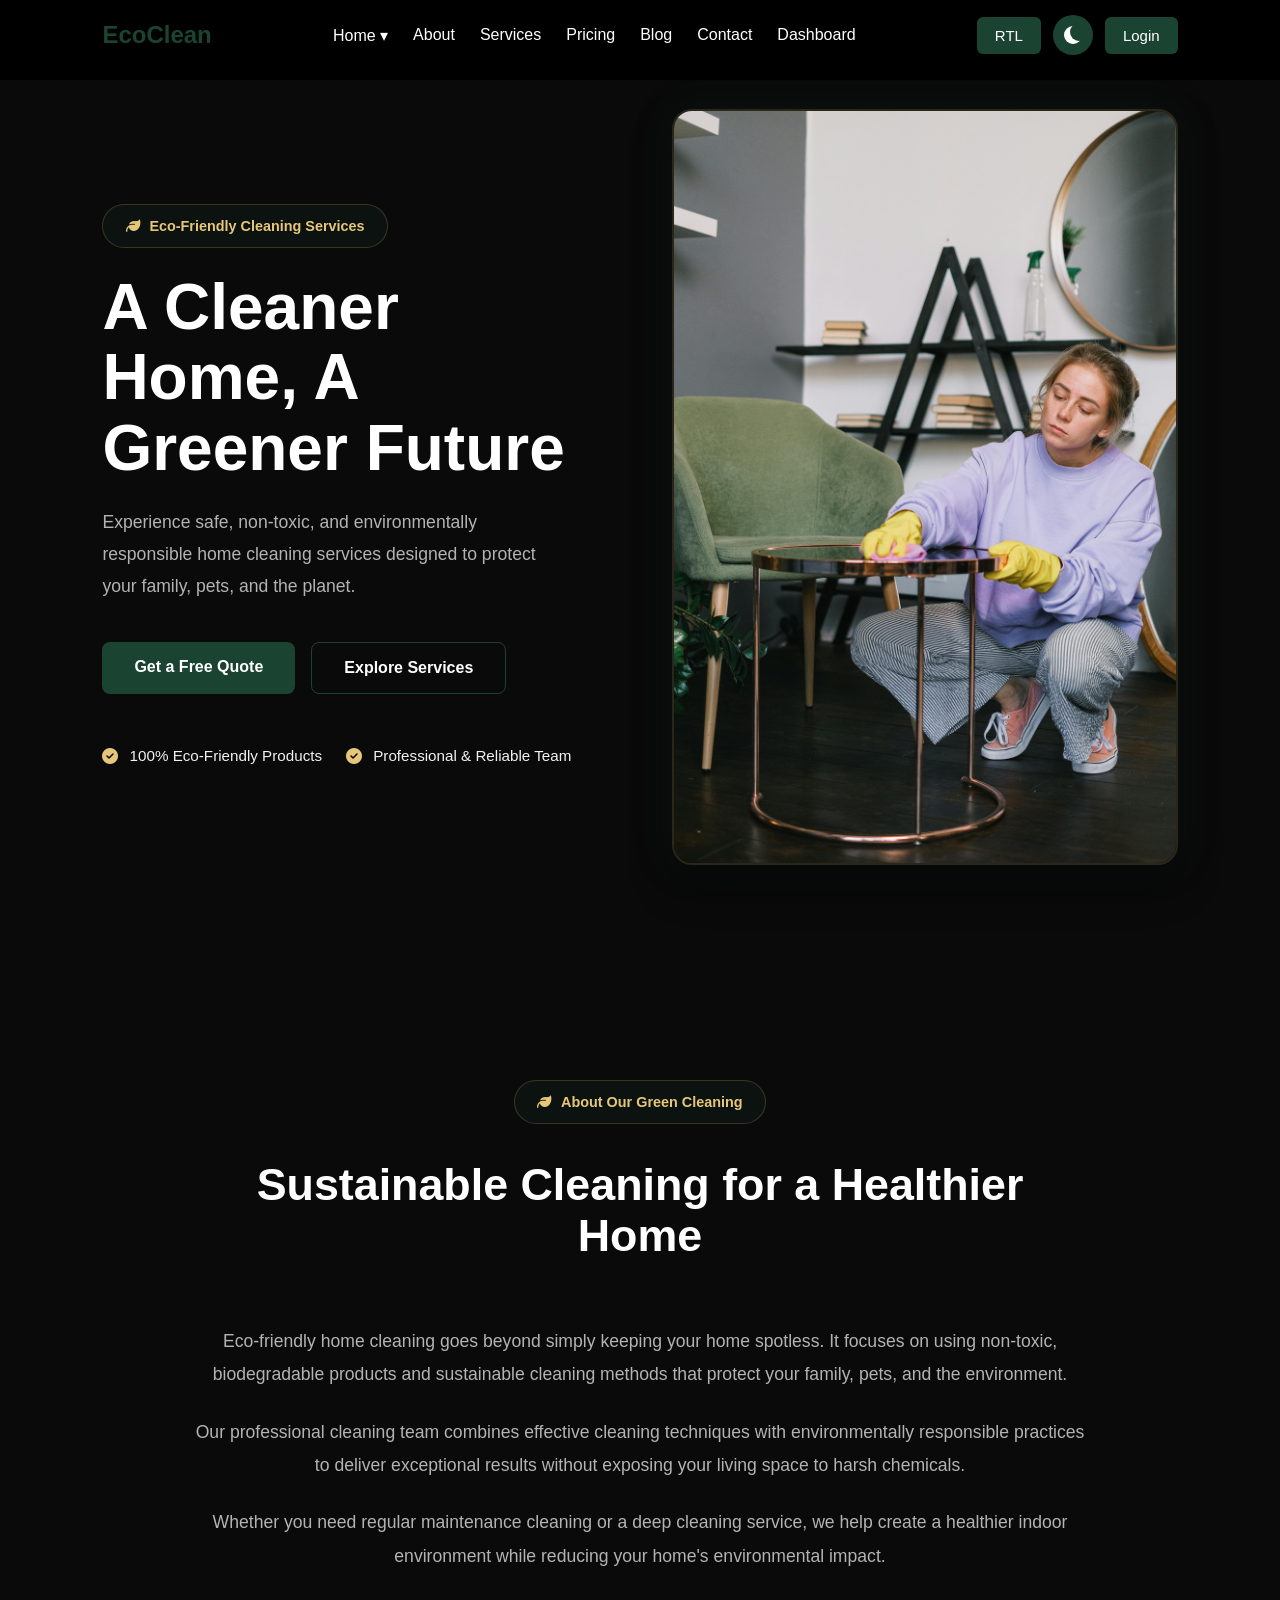
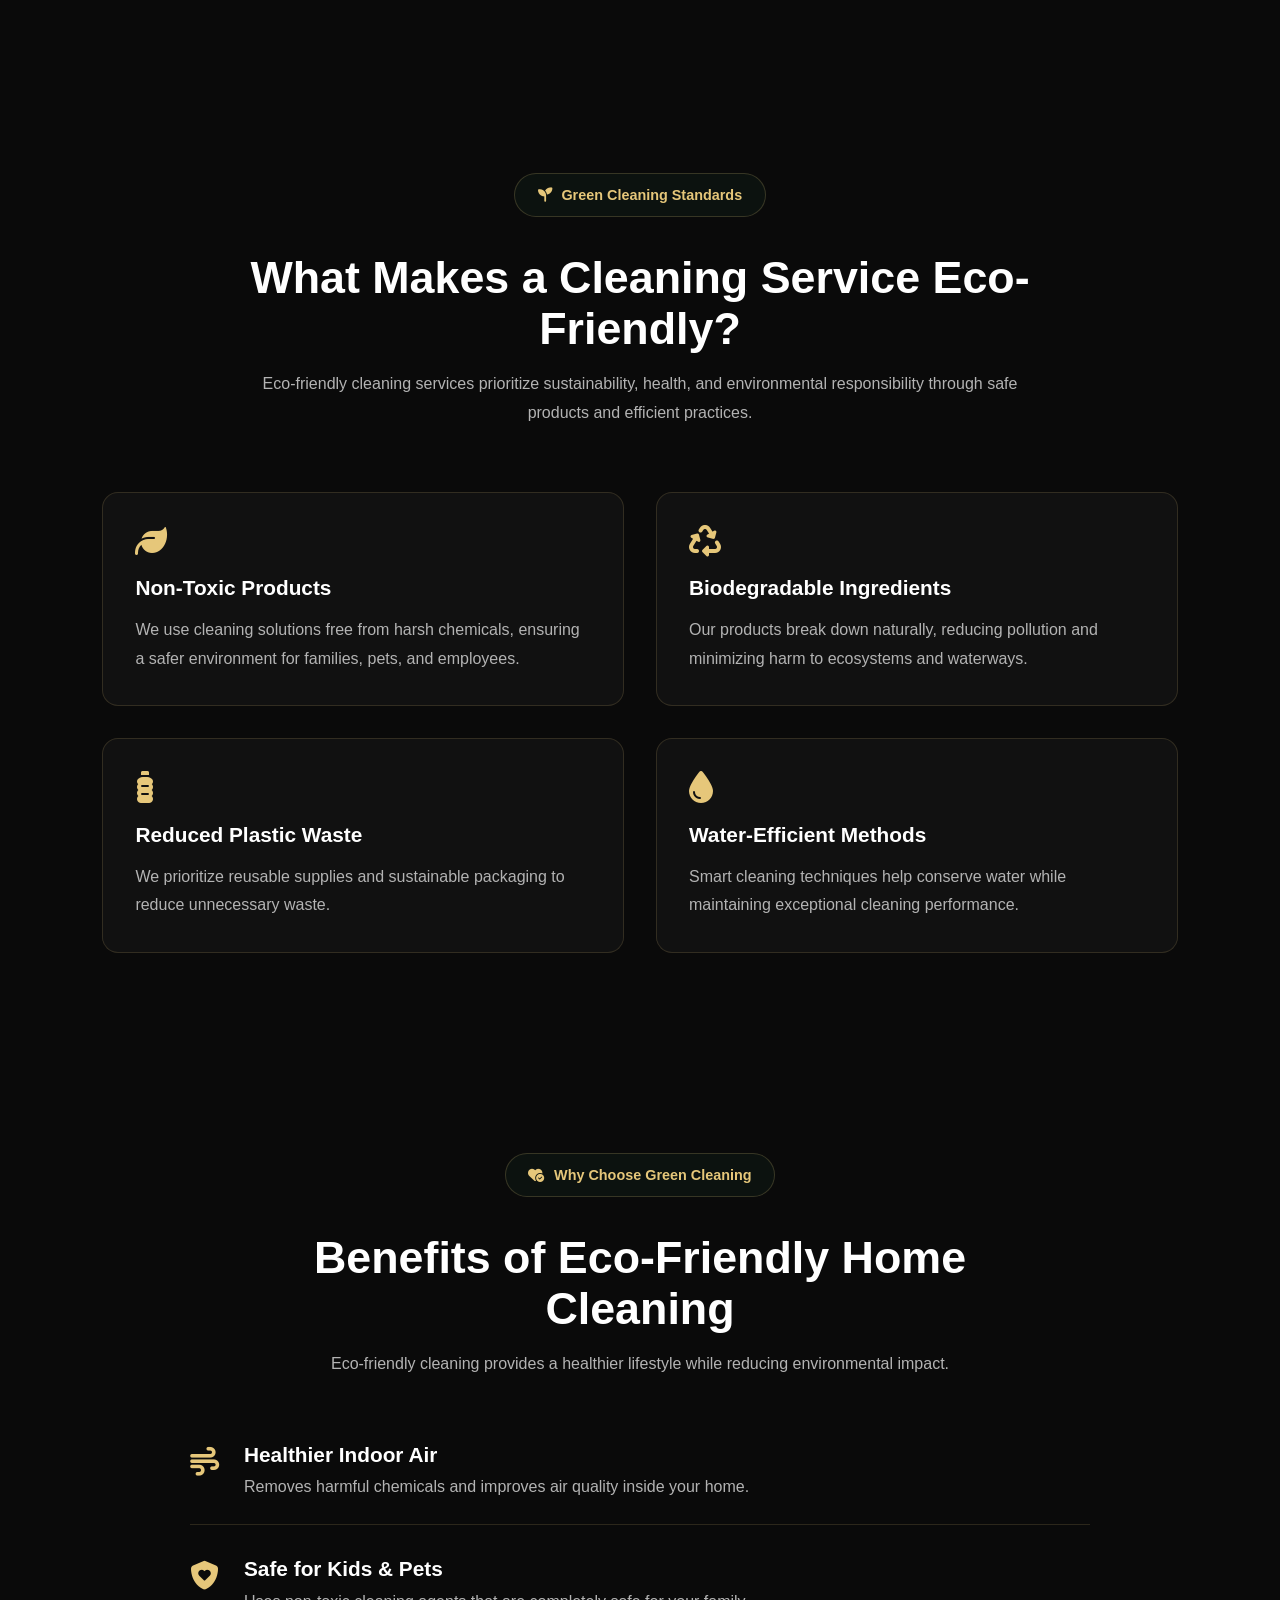
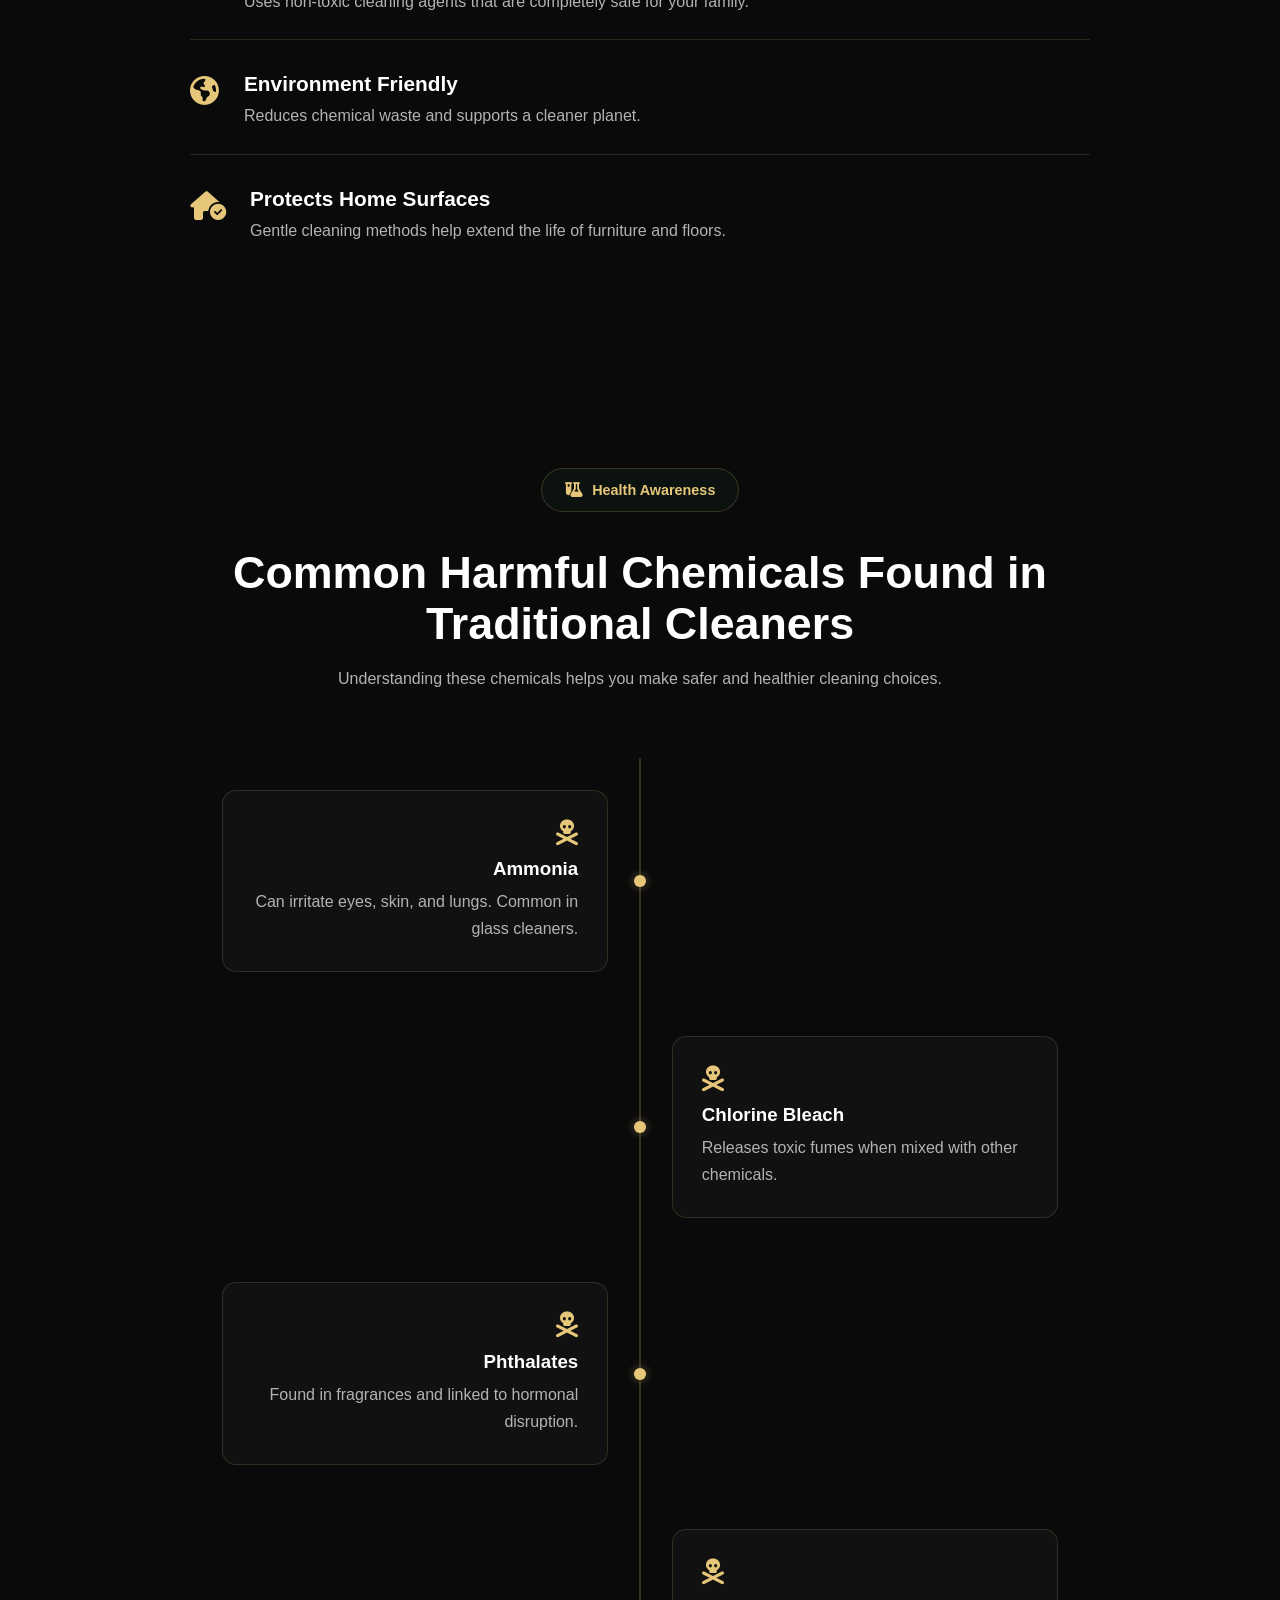
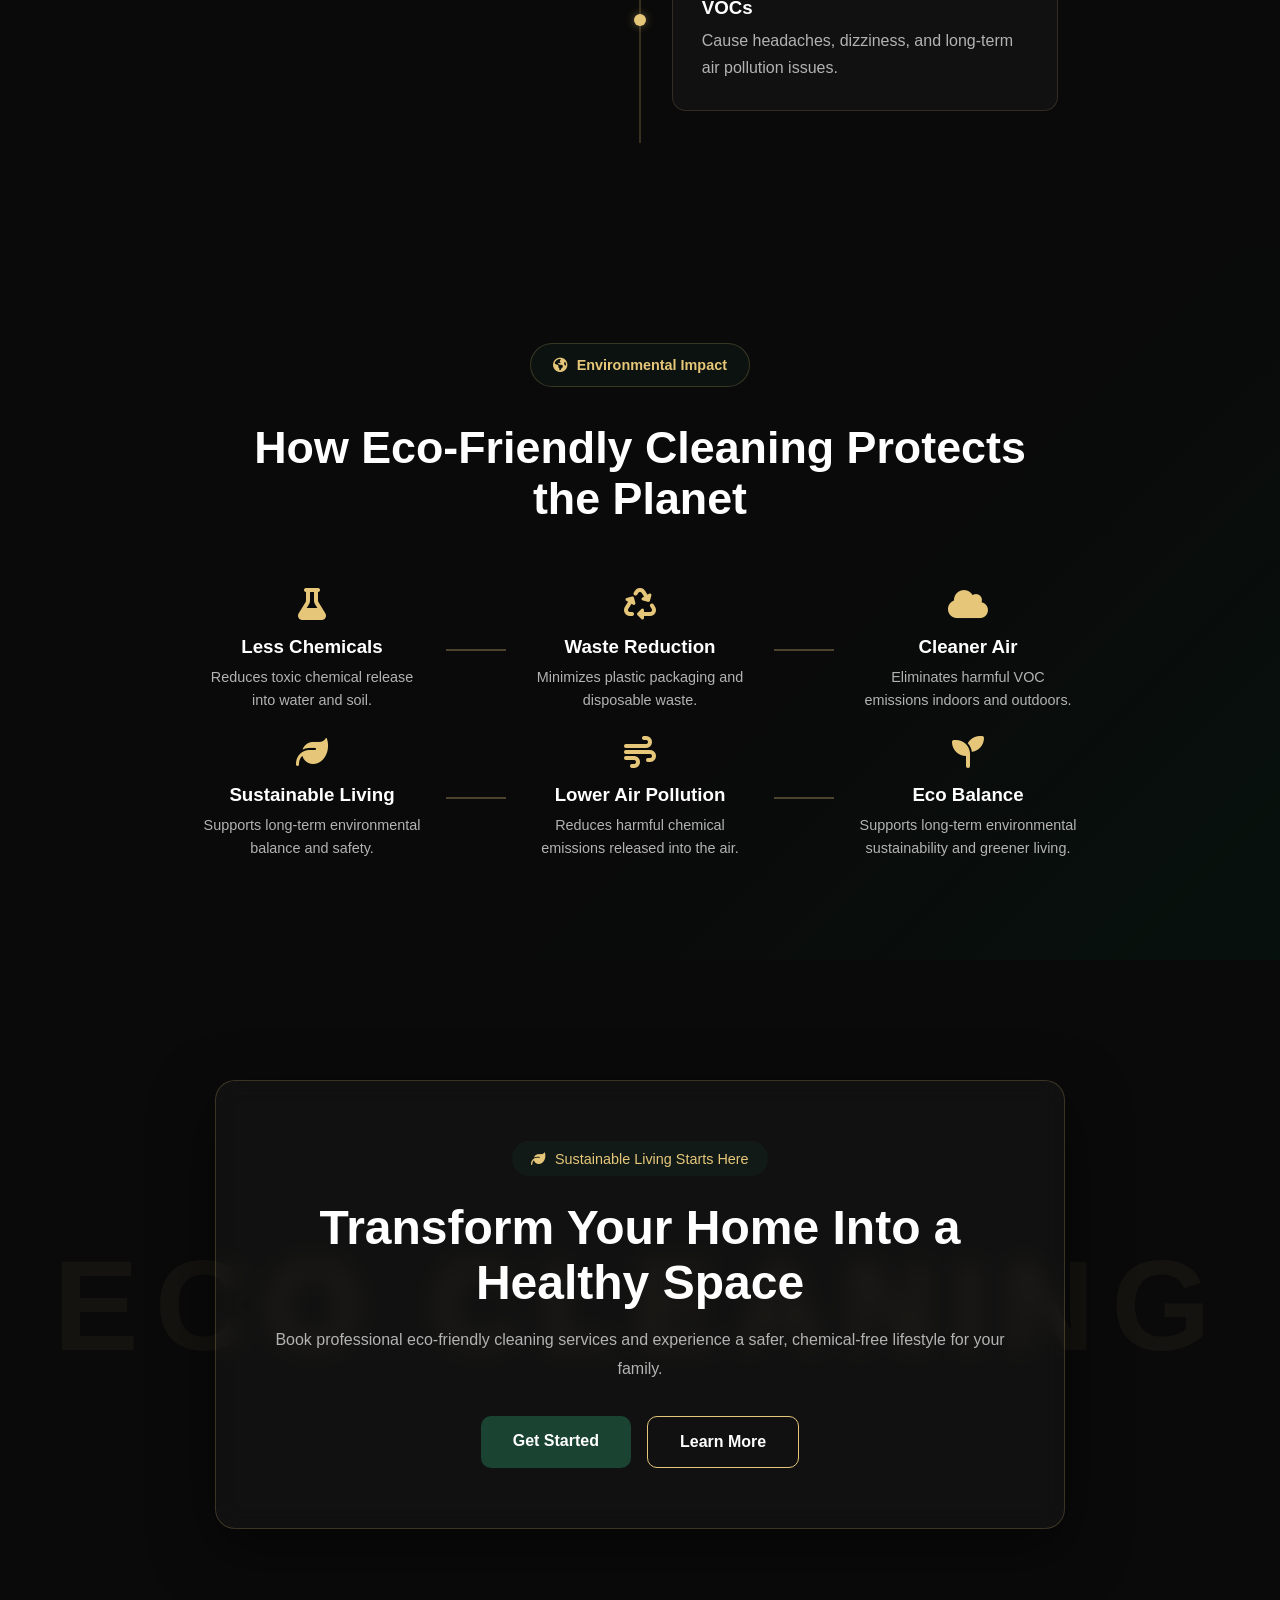
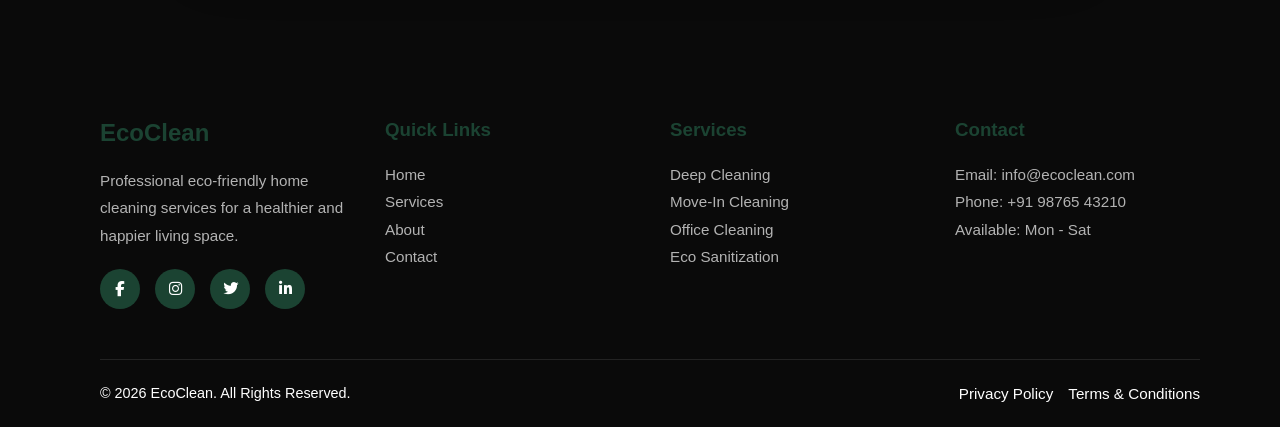
<file: blog.html>
<!DOCTYPE html>
<html lang="en">
<head>
    <meta charset="UTF-8">
    <meta name="viewport" content="width=device-width, initial-scale=1.0">
    <title>Eco Cleaning Service</title>

    <link rel="stylesheet" href="blog.css">
    <script src="index.js" defer></script>
    <link rel="stylesheet" href="https://cdnjs.cloudflare.com/ajax/libs/font-awesome/6.5.1/css/all.min.css">
</head>
<body>
    <header class="header">
    <nav class="navbar">
     <div class="logo">
        <h2>EcoClean</h2>
     </div>
    <ul class="nav-links">
      <li class="dropdown">
        <a href='/'>Home ▾</a>
        <div class="dropdown-menu">
          <a href='/index.html'>Home 1</a>
          <a href="home1.html">Home 2</a>
        </div>
      </li>
      <li><a href="about.html">About</a></li>
      <li><a href="service.html">Services</a></li>
      <li><a href="pricing.html">Pricing</a></li>
      <li><a href="blog.html">Blog</a></li>
      <li><a href="contact.html">Contact</a></li>
      <li><a href="dashboard.html">Dashboard</a></li>
      <li class="mobile-login-wrap">
        <a class='mobile-login' href='/login'>Login</a>
      </li>
    </ul>
    <div class="nav-buttons">
      <button class="btn" onclick="enableRTL()">RTL</button>
       <button class="logo-btn" type="button">
      <div class="moon"></div>
    </button>
    <button class="btn login-btn" onclick="openLoginPage()">
    Login
    </button>
    </div>
     <div class="menu-btn" id="menuBtn">
        ☰
    </div>
</nav>
</header>

<section class="hero">
  <div class="hero-content">
    <span class="hero-badge">
      <i class="fa-solid fa-leaf"></i>
      Eco-Friendly Cleaning Services
    </span>
    <h1>
      A Cleaner Home, A Greener Future
    </h1>
    <p>
      Experience safe, non-toxic, and environmentally responsible home cleaning
      services designed to protect your family, pets, and the planet.
    </p>
    <div class="hero-buttons">
      <a href="#contact" class="btn-primary">Get a Free Quote</a>
      <a href="#services" class="btn-secondary">Explore Services</a>
    </div>
    <div class="hero-features">
      <div class="feature">
       <i class="fa-solid fa-circle-check"></i>
       <p>100% Eco-Friendly Products</p>
      </div>
      <div class="feature">
       <i class="fa-solid fa-circle-check"></i>
       <p>Professional & Reliable Team</p>
      </div>
    </div>
  </div>
  <div class="hero-image">
    <img
      src="images/eco-cleaning-hero.jpg"
      alt="Eco-Friendly Home Cleaning Service"
    />
  </div>
</section>

<section class="intro">
  <div class="container">
    <div class="section-header">
      <span class="section-tag">
        <i class="fa-solid fa-leaf"></i>
        About Our Green Cleaning
      </span>
      <h2>
        Sustainable Cleaning for a Healthier Home
      </h2>
    </div>
    <div class="intro-content">
      <p>
        Eco-friendly home cleaning goes beyond simply keeping your home spotless.
        It focuses on using non-toxic, biodegradable products and sustainable
        cleaning methods that protect your family, pets, and the environment.
      </p>
      <p>
        Our professional cleaning team combines effective cleaning techniques with
        environmentally responsible practices to deliver exceptional results without
        exposing your living space to harsh chemicals.
      </p>
      <p>
        Whether you need regular maintenance cleaning or a deep cleaning service,
        we help create a healthier indoor environment while reducing your home's
        environmental impact.
      </p>
    </div>
  </div>
</section>

<section class="eco-friendly">
  <div class="container">
    <div class="section-header">
      <span class="section-tag">
        <i class="fa-solid fa-seedling"></i>
        Green Cleaning Standards
      </span>
      <h2>What Makes a Cleaning Service Eco-Friendly?</h2>
      <p>
        Eco-friendly cleaning services prioritize sustainability, health, and
        environmental responsibility through safe products and efficient practices.
      </p>
    </div>

    <div class="eco-grid">
      <div class="eco-card">
        <i class="fa-solid fa-leaf"></i>
        <h3>Non-Toxic Products</h3>
        <p>
          We use cleaning solutions free from harsh chemicals, ensuring a safer
          environment for families, pets, and employees.
        </p>
      </div>

      <div class="eco-card">
        <i class="fa-solid fa-recycle"></i>
        <h3>Biodegradable Ingredients</h3>
        <p>
          Our products break down naturally, reducing pollution and minimizing
          harm to ecosystems and waterways.
        </p>
      </div>

      <div class="eco-card">
        <i class="fa-solid fa-bottle-water"></i>
        <h3>Reduced Plastic Waste</h3>
        <p>
          We prioritize reusable supplies and sustainable packaging to reduce
          unnecessary waste.
        </p>
      </div>

      <div class="eco-card">
        <i class="fa-solid fa-droplet"></i>
        <h3>Water-Efficient Methods</h3>
        <p>
          Smart cleaning techniques help conserve water while maintaining
          exceptional cleaning performance.
        </p>
      </div>
    </div>
  </div>
</section>

<section class="benefits">
  <div class="container">

    <div class="section-header">
      <span class="section-tag">
        <i class="fa-solid fa-heart-circle-check"></i>
        Why Choose Green Cleaning
      </span>

      <h2>Benefits of Eco-Friendly Home Cleaning</h2>

      <p>
        Eco-friendly cleaning provides a healthier lifestyle while reducing environmental impact.
      </p>
    </div>

    <div class="benefits-list">

      <div class="benefit-item">
        <i class="fa-solid fa-wind"></i>
        <div>
          <h3>Healthier Indoor Air</h3>
          <p>Removes harmful chemicals and improves air quality inside your home.</p>
        </div>
      </div>

      <div class="benefit-item">
        <i class="fa-solid fa-shield-heart"></i>
        <div>
          <h3>Safe for Kids & Pets</h3>
          <p>Uses non-toxic cleaning agents that are completely safe for your family.</p>
        </div>
      </div>

      <div class="benefit-item">
        <i class="fa-solid fa-earth-americas"></i>
        <div>
          <h3>Environment Friendly</h3>
          <p>Reduces chemical waste and supports a cleaner planet.</p>
        </div>
      </div>

      <div class="benefit-item">
        <i class="fa-solid fa-house-circle-check"></i>
        <div>
          <h3>Protects Home Surfaces</h3>
          <p>Gentle cleaning methods help extend the life of furniture and floors.</p>
        </div>
      </div>
    </div>
  </div>
</section>

<section class="chemicals">
  <div class="container">
    <div class="section-header">
      <span class="section-tag">
        <i class="fa-solid fa-flask-vial"></i>
        Health Awareness
      </span>
      <h2>Common Harmful Chemicals Found in Traditional Cleaners</h2>
      <p>
        Understanding these chemicals helps you make safer and healthier cleaning choices.
      </p>
    </div>

    <div class="zigzag">
      <div class="zigzag-item left">
        <div class="content">
          <i class="fa-solid fa-skull-crossbones"></i>
          <h3>Ammonia</h3>
          <p>Can irritate eyes, skin, and lungs. Common in glass cleaners.</p>
        </div>
      </div>

      <div class="zigzag-item right">
        <div class="content">
          <i class="fa-solid fa-skull-crossbones"></i>
          <h3>Chlorine Bleach</h3>
          <p>Releases toxic fumes when mixed with other chemicals.</p>
        </div>
      </div>

      <div class="zigzag-item left">
        <div class="content">
          <i class="fa-solid fa-skull-crossbones"></i>
          <h3>Phthalates</h3>
          <p>Found in fragrances and linked to hormonal disruption.</p>
        </div>
      </div>

      <div class="zigzag-item right">
        <div class="content">
          <i class="fa-solid fa-skull-crossbones"></i>
          <h3>VOCs</h3>
          <p>Cause headaches, dizziness, and long-term air pollution issues.</p>
        </div>
      </div>
    </div>
  </div>
</section>

<section class="impact-band">
  <div class="container">
    <div class="section-header">
      <span class="section-tag">
        <i class="fa-solid fa-earth-americas"></i>
        Environmental Impact
      </span>
      <h2>How Eco-Friendly Cleaning Protects the Planet</h2>
    </div>
    <div class="impact-flow">
      <div class="flow-item">
        <i class="fa-solid fa-flask"></i>
        <h3>Less Chemicals</h3>
        <p>Reduces toxic chemical release into water and soil.</p>
      </div>

      <div class="flow-line"></div>

      <div class="flow-item">
        <i class="fa-solid fa-recycle"></i>
        <h3>Waste Reduction</h3>
        <p>Minimizes plastic packaging and disposable waste.</p>
      </div>

      <div class="flow-line"></div>

      <div class="flow-item">
        <i class="fa-solid fa-cloud"></i>
        <h3>Cleaner Air</h3>
        <p>Eliminates harmful VOC emissions indoors and outdoors.</p>
      </div>

      <div class="flow-item">
        <i class="fa-solid fa-leaf"></i>
        <h3>Sustainable Living</h3>
        <p>Supports long-term environmental balance and safety.</p>
      </div>

      <div class="flow-line"></div>

      <div class="flow-item">
       <i class="fa-solid fa-wind"></i>
       <h3>Lower Air Pollution</h3>
       <p>Reduces harmful chemical emissions released into the air.</p>
      </div>

      <div class="flow-line"></div>

      <div class="flow-item">
       <i class="fa-solid fa-seedling"></i>
       <h3>Eco Balance</h3>
       <p>Supports long-term environmental sustainability and greener living.</p>
      </div>
    </div>
  </div>
</section>

<section class="cta-layered">
  <div class="container">
    <div class="cta-layer">
      <div class="cta-bg-text">
        ECO CLEANING
      </div>
      <div class="cta-panel">
        <span class="cta-tag">
          <i class="fa-solid fa-leaf"></i>
          Sustainable Living Starts Here
        </span>
        <h2>
          Transform Your Home Into a Healthy Space
        </h2>
        <p>
          Book professional eco-friendly cleaning services and experience a safer,
          chemical-free lifestyle for your family.
        </p>
        <div class="cta-actions">
          <a href="#contact" class="primary-btn">Get Started</a>
          <a href="blogdtl.html" class="ghost-btn">Learn More</a>
        </div>
      </div>
    </div>
  </div>
</section>

<footer class="footer">
  <div class="footer-container">
    <div class="footer-about">
      <h2>EcoClean</h2>
      <p>
        Professional eco-friendly home cleaning services
        for a healthier and happier living space.
      </p>
      <div class="social-icons">
        <a href="#"><i class="fab fa-facebook-f"></i></a>
        <a href="#"><i class="fab fa-instagram"></i></a>
        <a href="#"><i class="fab fa-twitter"></i></a>
        <a href="#"><i class="fab fa-linkedin-in"></i></a>
      </div>
    </div>
    <div class="footer-links">
      <h3>Quick Links</h3>
      <ul>
        <li><a href="#">Home</a></li>
        <li><a href="#">Services</a></li>
        <li><a href="#">About</a></li>
        <li><a href="#">Contact</a></li>
      </ul>
    </div>
    <div class="footer-services">
      <h3>Services</h3>
      <ul>
        <li>Deep Cleaning</li>
        <li>Move-In Cleaning</li>
        <li>Office Cleaning</li>
        <li>Eco Sanitization</li>
      </ul>
    </div>
    <div class="footer-contact">
      <h3>Contact</h3>
      <p>Email: info@ecoclean.com</p>
      <p>Phone: +91 98765 43210</p>
      <p>Available: Mon - Sat</p>
    </div>
  </div>
  <div class="footer-bottom">
    <p>© 2026 EcoClean. All Rights Reserved.</p>
     <div class="footer-links-1">
        <a href="#">Privacy Policy</a>
        <a href="#">Terms & Conditions</a>
     </div>
  </div>
</footer>

</body>
</html>
</file>
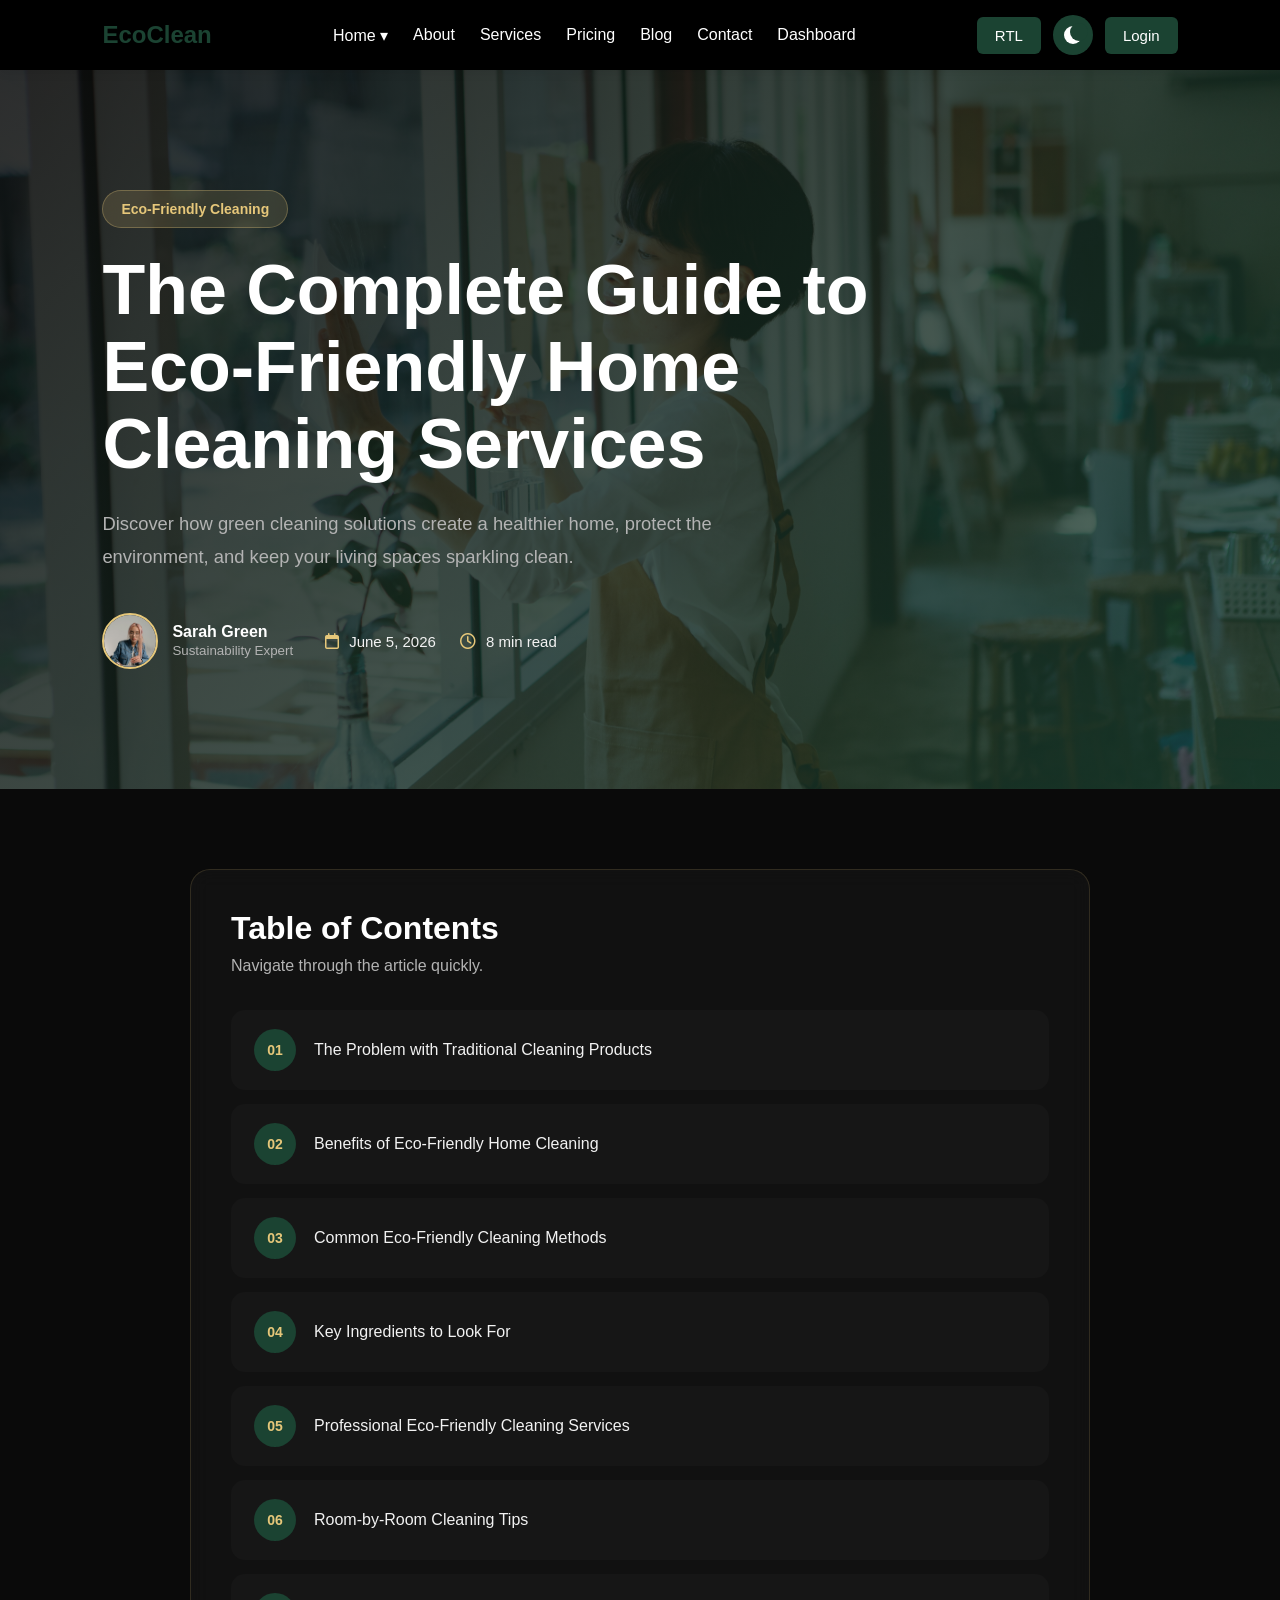
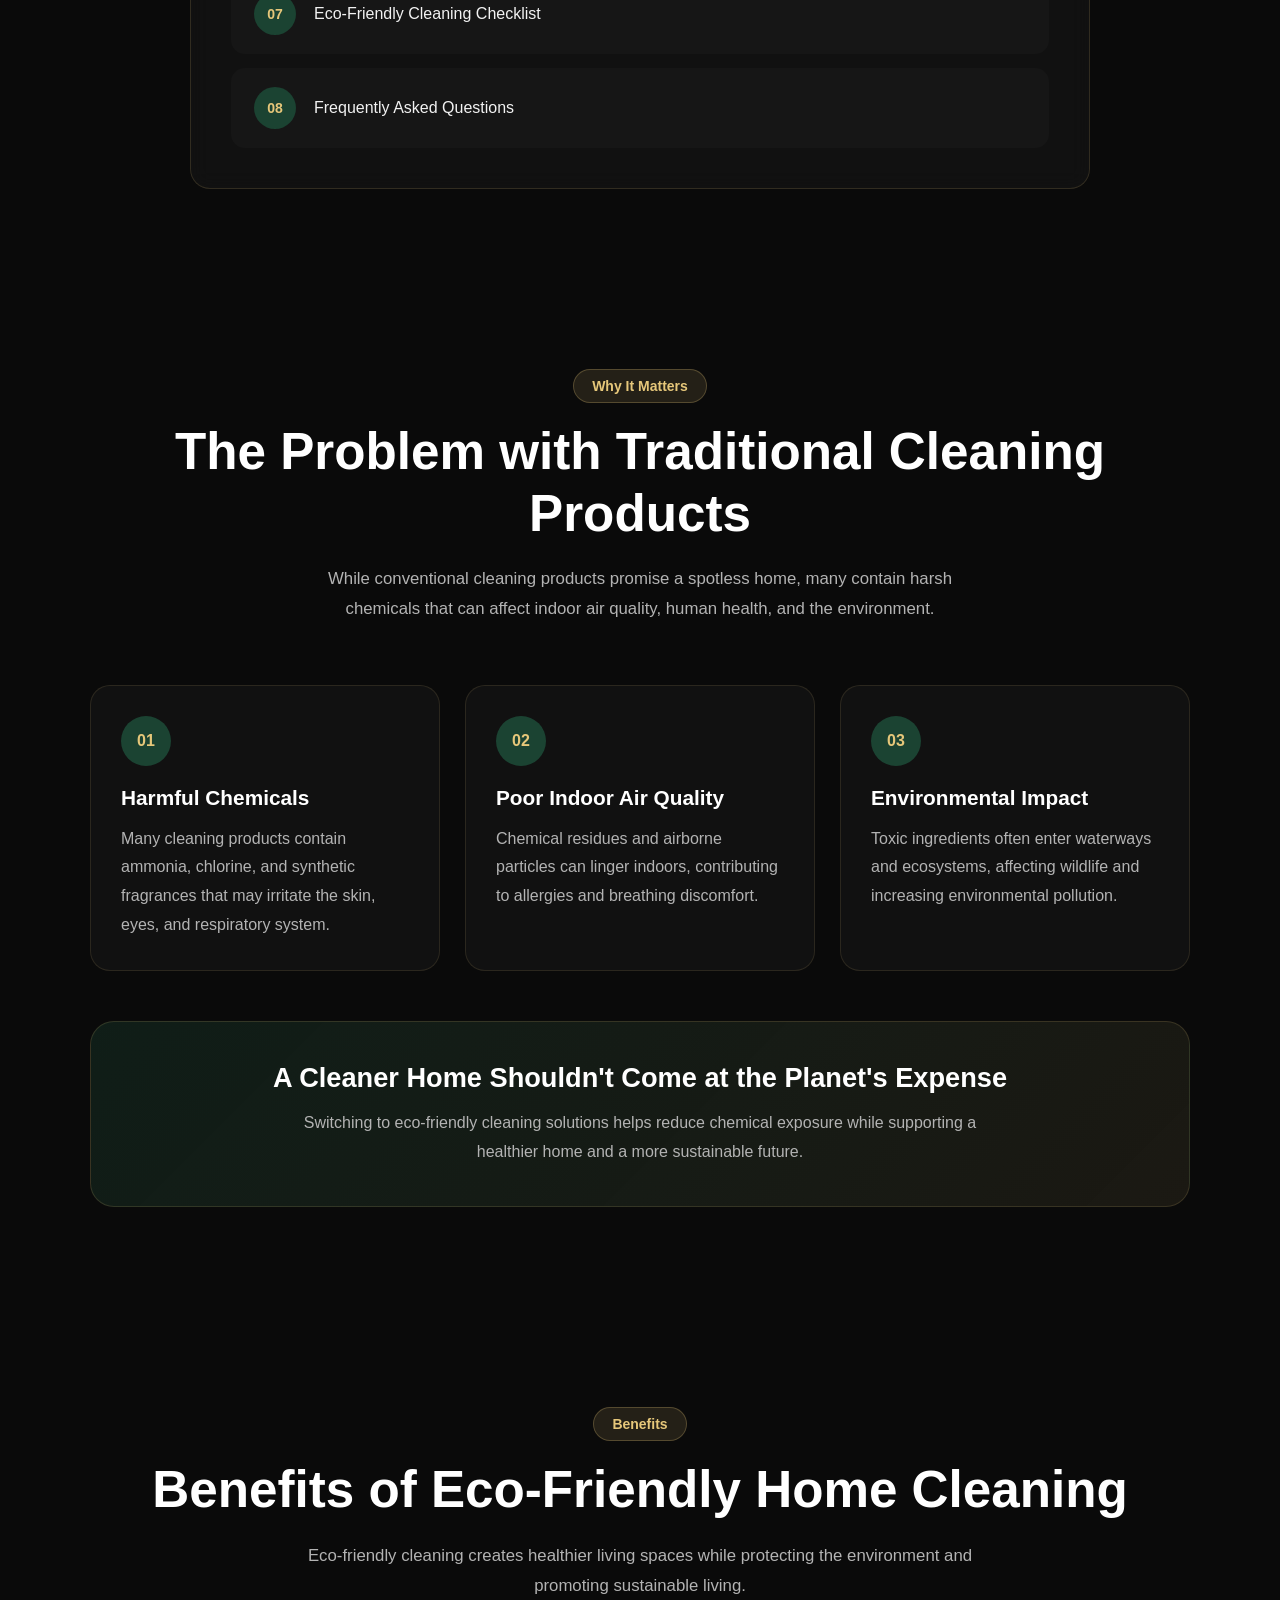
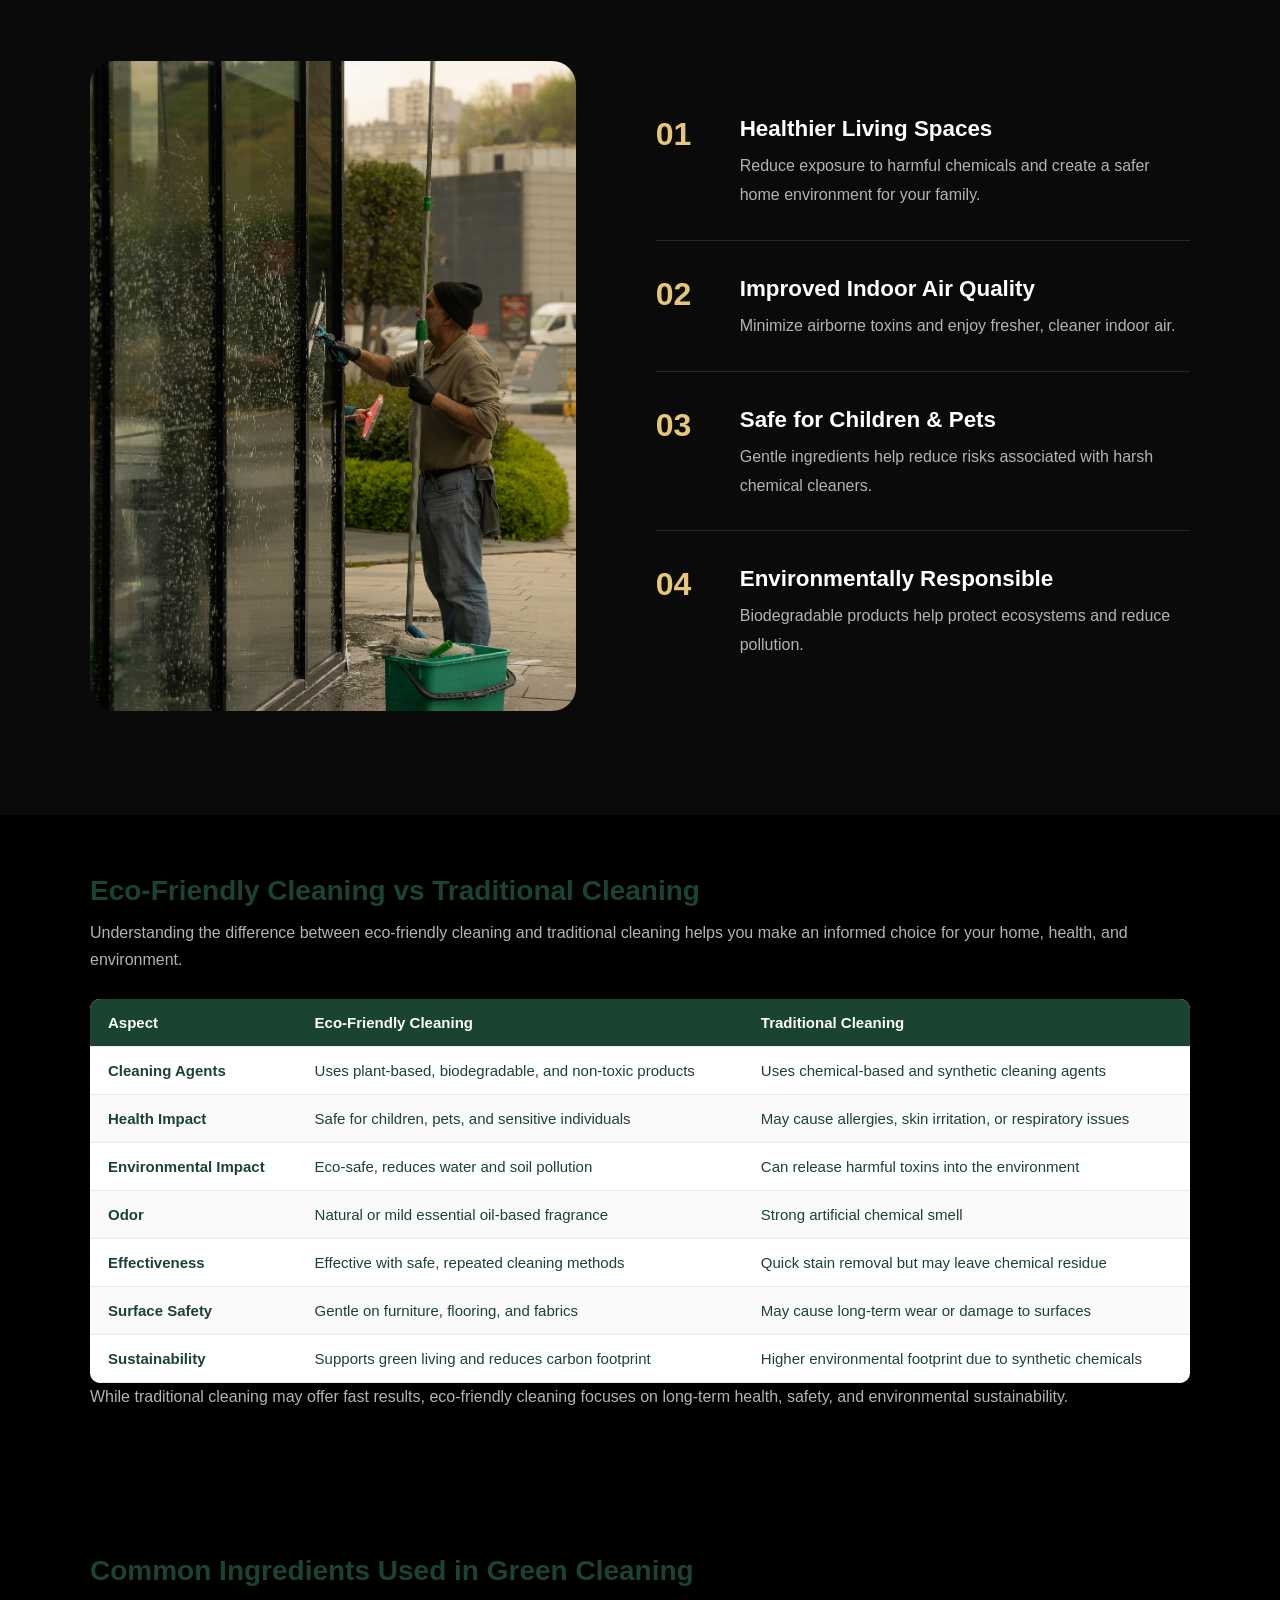
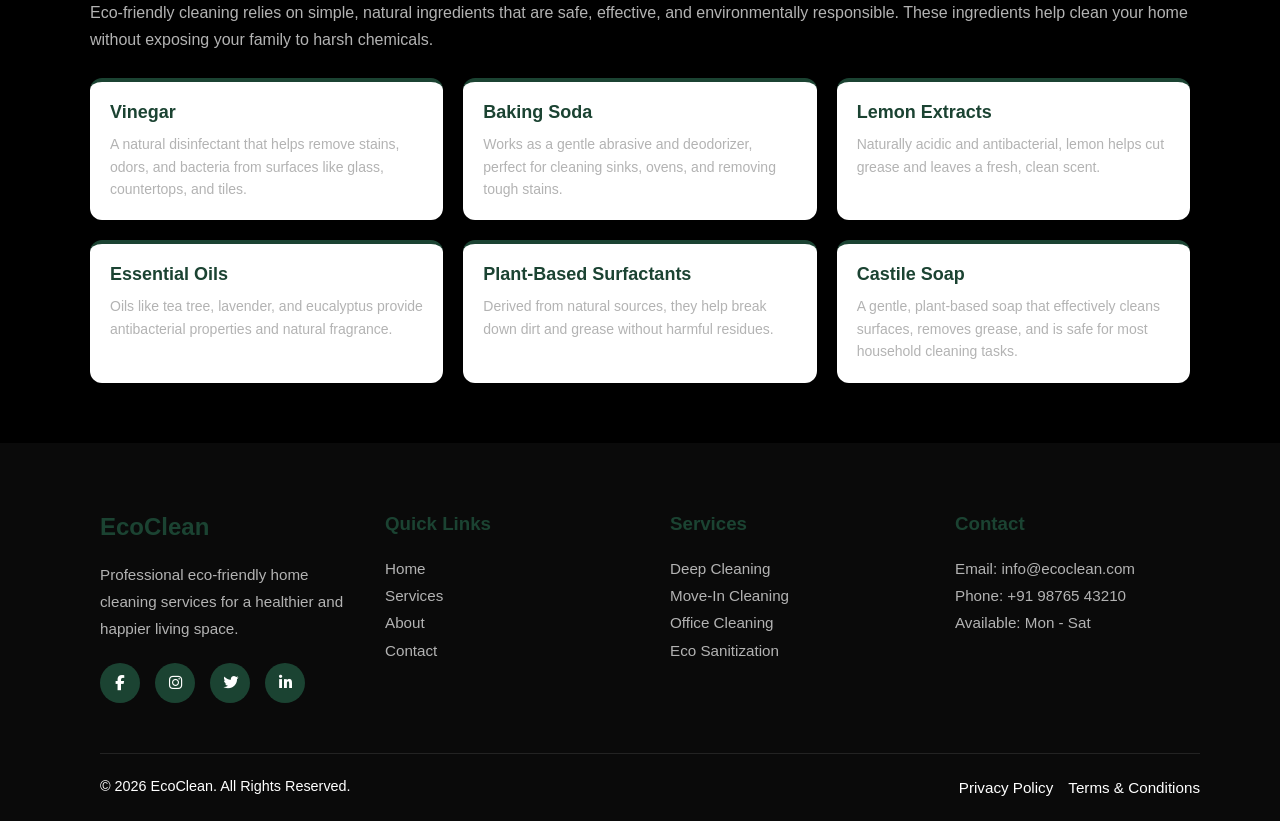
<file: blogdtl.html>
<!DOCTYPE html>
<html lang="en">
<head>
    <meta charset="UTF-8">
    <meta name="viewport" content="width=device-width, initial-scale=1.0">
    <title>Eco Cleaning Service</title>

    <link rel="stylesheet" href="blogdtl.css">
    <script src="index.js" defer></script>
    <link rel="stylesheet" href="https://cdnjs.cloudflare.com/ajax/libs/font-awesome/6.5.1/css/all.min.css">
</head>
<body>
    <header class="header">
    <nav class="navbar">
     <div class="logo">
        <h2>EcoClean</h2>
     </div>
    <ul class="nav-links">
      <li class="dropdown">
        <a href='/'>Home ▾</a>
        <div class="dropdown-menu">
          <a href='/index.html'>Home 1</a>
          <a href="home1.html">Home 2</a>
        </div>
      </li>
      <li><a href="about.html">About</a></li>
      <li><a href="service.html">Services</a></li>
      <li><a href="pricing.html">Pricing</a></li>
      <li><a href="blog.html">Blog</a></li>
      <li><a href="contact.html">Contact</a></li>
      <li><a href="dashboard.html">Dashboard</a></li>
      <li class="mobile-login-wrap">
        <a class='mobile-login' href='/login'>Login</a>
      </li>
    </ul>
    <div class="nav-buttons">
      <button class="btn" onclick="enableRTL()">RTL</button>
       <button class="logo-btn" type="button">
      <div class="moon"></div>
    </button>
    <button class="btn login-btn" onclick="openLoginPage()">
    Login
    </button>
    </div>
     <div class="menu-btn" id="menuBtn">
        ☰
    </div>
</nav>
</header>

<section class="blog-hero">
  <div class="hero-overlay"></div>
  <div class="hero-content">
    <span class="blog-category">Eco-Friendly Cleaning</span>
    <h1>
      The Complete Guide to Eco-Friendly Home Cleaning Services
    </h1>
    <p class="blog-description">
      Discover how green cleaning solutions create a healthier home,
      protect the environment, and keep your living spaces sparkling clean.
    </p>
    <div class="blog-meta">
      <div class="author">
        <img
          src="images/client-3.jpg"
          alt="Sarah Green"
        />
        <div>
          <span>Sarah Green</span>
          <small>Sustainability Expert</small>
        </div>
      </div>
      <div class="meta-info">
        <div class="meta-item">
          <i class="fa-regular fa-calendar"></i>
          <span>June 5, 2026</span>
        </div>
        <div class="meta-item">
          <i class="fa-regular fa-clock"></i>
          <span>8 min read</span>
        </div>
      </div>
    </div>
  </div>
</section>

<section class="toc-section">
  <div class="toc-container">
    <div class="toc-header">
      <h2>Table of Contents</h2>
      <p>Navigate through the article quickly.</p>
    </div>

    <ul class="toc-list">
      <li>
        <a href="#traditional-cleaning">
          <span>01</span>
          The Problem with Traditional Cleaning Products
        </a>
      </li>

      <li>
        <a href="#benefits">
          <span>02</span>
          Benefits of Eco-Friendly Home Cleaning
        </a>
      </li>

      <li>
        <a href="#methods">
          <span>03</span>
          Common Eco-Friendly Cleaning Methods
        </a>
      </li>

      <li>
        <a href="#ingredients">
          <span>04</span>
          Key Ingredients to Look For
        </a>
      </li>

      <li>
        <a href="#professional-services">
          <span>05</span>
          Professional Eco-Friendly Cleaning Services
        </a>
      </li>

      <li>
        <a href="#room-tips">
          <span>06</span>
          Room-by-Room Cleaning Tips
        </a>
      </li>

      <li>
        <a href="#checklist">
          <span>07</span>
          Eco-Friendly Cleaning Checklist
        </a>
      </li>

      <li>
        <a href="#faq">
          <span>08</span>
          Frequently Asked Questions
        </a>
      </li>
    </ul>
  </div>
</section>

<section id="traditional-cleaning" class="problem-section">
  <div class="container">
    <div class="problem-wrapper">
      <div class="section-heading">
        <span class="section-tag">Why It Matters</span>
        <h2>The Problem with Traditional Cleaning Products</h2>
        <p>
          While conventional cleaning products promise a spotless home,
          many contain harsh chemicals that can affect indoor air quality,
          human health, and the environment.
        </p>
      </div>

      <div class="problem-grid">
        <div class="problem-card">
          <div class="problem-number">01</div>
          <h3>Harmful Chemicals</h3>
          <p>
            Many cleaning products contain ammonia, chlorine, and synthetic
            fragrances that may irritate the skin, eyes, and respiratory
            system.
          </p>
        </div>

        <div class="problem-card">
          <div class="problem-number">02</div>
          <h3>Poor Indoor Air Quality</h3>
          <p>
            Chemical residues and airborne particles can linger indoors,
            contributing to allergies and breathing discomfort.
          </p>
        </div>

        <div class="problem-card">
          <div class="problem-number">03</div>
          <h3>Environmental Impact</h3>
          <p>
            Toxic ingredients often enter waterways and ecosystems, affecting
            wildlife and increasing environmental pollution.
          </p>
        </div>
      </div>

      <div class="problem-highlight">
        <h4>A Cleaner Home Shouldn't Come at the Planet's Expense</h4>
        <p>
          Switching to eco-friendly cleaning solutions helps reduce chemical
          exposure while supporting a healthier home and a more sustainable
          future.
        </p>
      </div>
    </div>
  </div>
</section>

<section id="benefits" class="benefits-section">
    <div class="container">
        <div class="section-heading">
            <span class="section-tag">Benefits</span>
            <h2>Benefits of Eco-Friendly Home Cleaning</h2>
            <p>
                Eco-friendly cleaning creates healthier living spaces while
                protecting the environment and promoting sustainable living.
            </p>
        </div>

        <div class="benefits-content">
            <div class="benefits-image">
                <img
                    src="images/eco-cleaning-benefits.jpg"
                    alt="Eco Friendly Cleaning"
                >
            </div>

            <div class="benefits-list">
                <div class="benefit-item">
                    <span class="benefit-number">01</span>
                    <div>
                        <h3>Healthier Living Spaces</h3>
                        <p>
                            Reduce exposure to harmful chemicals and create a
                            safer home environment for your family.
                        </p>
                    </div>
                </div>

                <div class="benefit-item">
                    <span class="benefit-number">02</span>
                    <div>
                        <h3>Improved Indoor Air Quality</h3>
                        <p>
                            Minimize airborne toxins and enjoy fresher,
                            cleaner indoor air.
                        </p>
                    </div>
                </div>

                <div class="benefit-item">
                    <span class="benefit-number">03</span>
                    <div>
                        <h3>Safe for Children & Pets</h3>
                        <p>
                            Gentle ingredients help reduce risks associated
                            with harsh chemical cleaners.
                        </p>
                    </div>
                </div>

                <div class="benefit-item">
                    <span class="benefit-number">04</span>
                    <div>
                        <h3>Environmentally Responsible</h3>
                        <p>
                            Biodegradable products help protect ecosystems and
                            reduce pollution.
                        </p>
                    </div>
                </div>
            </div>
        </div>
    </div>
</section>

<section id="eco-vs-traditional-cleaning" class="blog-section">
  <div class="container">
    <h2>Eco-Friendly Cleaning vs Traditional Cleaning</h2>
    <p>
      Understanding the difference between eco-friendly cleaning and traditional cleaning helps you make
      an informed choice for your home, health, and environment.
    </p>

    <div class="comparison-table-wrapper">
      <table class="comparison-table">
        <thead>
          <tr>
            <th>Aspect</th>
            <th>Eco-Friendly Cleaning</th>
            <th>Traditional Cleaning</th>
          </tr>
        </thead>

        <tbody>
          <tr>
            <td><strong>Cleaning Agents</strong></td>
            <td>Uses plant-based, biodegradable, and non-toxic products</td>
            <td>Uses chemical-based and synthetic cleaning agents</td>
          </tr>

          <tr>
            <td><strong>Health Impact</strong></td>
            <td>Safe for children, pets, and sensitive individuals</td>
            <td>May cause allergies, skin irritation, or respiratory issues</td>
          </tr>

          <tr>
            <td><strong>Environmental Impact</strong></td>
            <td>Eco-safe, reduces water and soil pollution</td>
            <td>Can release harmful toxins into the environment</td>
          </tr>

          <tr>
            <td><strong>Odor</strong></td>
            <td>Natural or mild essential oil-based fragrance</td>
            <td>Strong artificial chemical smell</td>
          </tr>

          <tr>
            <td><strong>Effectiveness</strong></td>
            <td>Effective with safe, repeated cleaning methods</td>
            <td>Quick stain removal but may leave chemical residue</td>
          </tr>

          <tr>
            <td><strong>Surface Safety</strong></td>
            <td>Gentle on furniture, flooring, and fabrics</td>
            <td>May cause long-term wear or damage to surfaces</td>
          </tr>

          <tr>
            <td><strong>Sustainability</strong></td>
            <td>Supports green living and reduces carbon footprint</td>
            <td>Higher environmental footprint due to synthetic chemicals</td>
          </tr>
        </tbody>
      </table>
    </div>

    <p>
      While traditional cleaning may offer fast results, eco-friendly cleaning focuses on long-term health,
      safety, and environmental sustainability.
    </p>
  </div>
</section>

<section id="common-ingredients-green-cleaning" class="blog-section">
  <div class="container">

    <h2>Common Ingredients Used in Green Cleaning</h2>

    <p>
      Eco-friendly cleaning relies on simple, natural ingredients that are safe, effective, and environmentally responsible.
      These ingredients help clean your home without exposing your family to harsh chemicals.
    </p>

    <div class="ingredients-grid">

      <div class="ingredient-card">
        <h3>Vinegar</h3>
        <p>
          A natural disinfectant that helps remove stains, odors, and bacteria from surfaces like glass, countertops, and tiles.
        </p>
      </div>

      <div class="ingredient-card">
        <h3>Baking Soda</h3>
        <p>
          Works as a gentle abrasive and deodorizer, perfect for cleaning sinks, ovens, and removing tough stains.
        </p>
      </div>

      <div class="ingredient-card">
        <h3>Lemon Extracts</h3>
        <p>
          Naturally acidic and antibacterial, lemon helps cut grease and leaves a fresh, clean scent.
        </p>
      </div>

      <div class="ingredient-card">
        <h3>Essential Oils</h3>
        <p>
          Oils like tea tree, lavender, and eucalyptus provide antibacterial properties and natural fragrance.
        </p>
      </div>

      <div class="ingredient-card">
        <h3>Plant-Based Surfactants</h3>
        <p>
          Derived from natural sources, they help break down dirt and grease without harmful residues.
        </p>
      </div>
      <div class="ingredient-card">
       <h3>Castile Soap</h3>
       <p>
        A gentle, plant-based soap that effectively cleans surfaces, removes grease, and is safe for most household cleaning tasks.
       </p>
      </div>
    </div>
  </div>
</section>

<footer class="footer">
  <div class="footer-container">
    <div class="footer-about">
      <h2>EcoClean</h2>
      <p>
        Professional eco-friendly home cleaning services
        for a healthier and happier living space.
      </p>
      <div class="social-icons">
        <a href="#"><i class="fab fa-facebook-f"></i></a>
        <a href="#"><i class="fab fa-instagram"></i></a>
        <a href="#"><i class="fab fa-twitter"></i></a>
        <a href="#"><i class="fab fa-linkedin-in"></i></a>
      </div>
    </div>
    <div class="footer-links">
      <h3>Quick Links</h3>
      <ul>
        <li><a href="#">Home</a></li>
        <li><a href="#">Services</a></li>
        <li><a href="#">About</a></li>
        <li><a href="#">Contact</a></li>
      </ul>
    </div>
    <div class="footer-services">
      <h3>Services</h3>
      <ul>
        <li>Deep Cleaning</li>
        <li>Move-In Cleaning</li>
        <li>Office Cleaning</li>
        <li>Eco Sanitization</li>
      </ul>
    </div>
    <div class="footer-contact">
      <h3>Contact</h3>
      <p>Email: info@ecoclean.com</p>
      <p>Phone: +91 98765 43210</p>
      <p>Available: Mon - Sat</p>
    </div>
  </div>
  <div class="footer-bottom">
    <p>© 2026 EcoClean. All Rights Reserved.</p>
     <div class="footer-links-1">
        <a href="#">Privacy Policy</a>
        <a href="#">Terms & Conditions</a>
     </div>
  </div>
</footer>

</body>
</html>
</file>
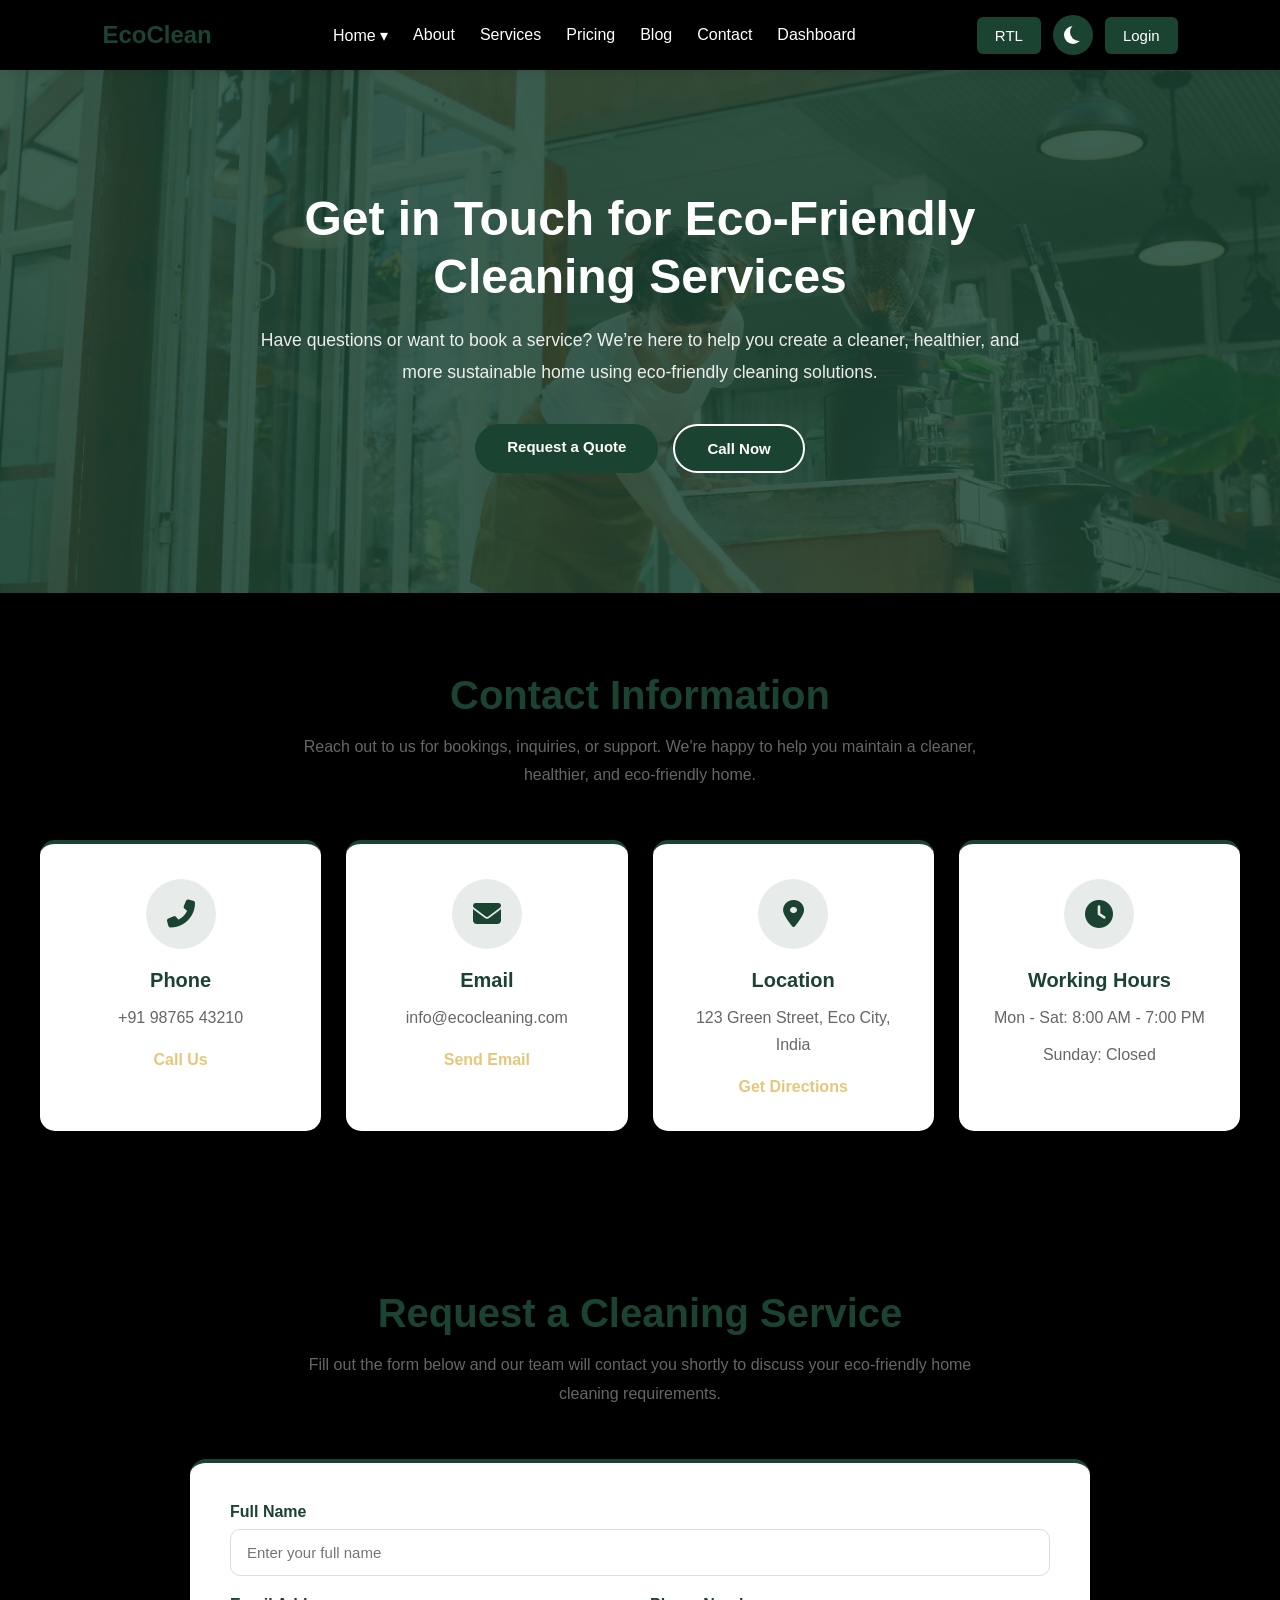
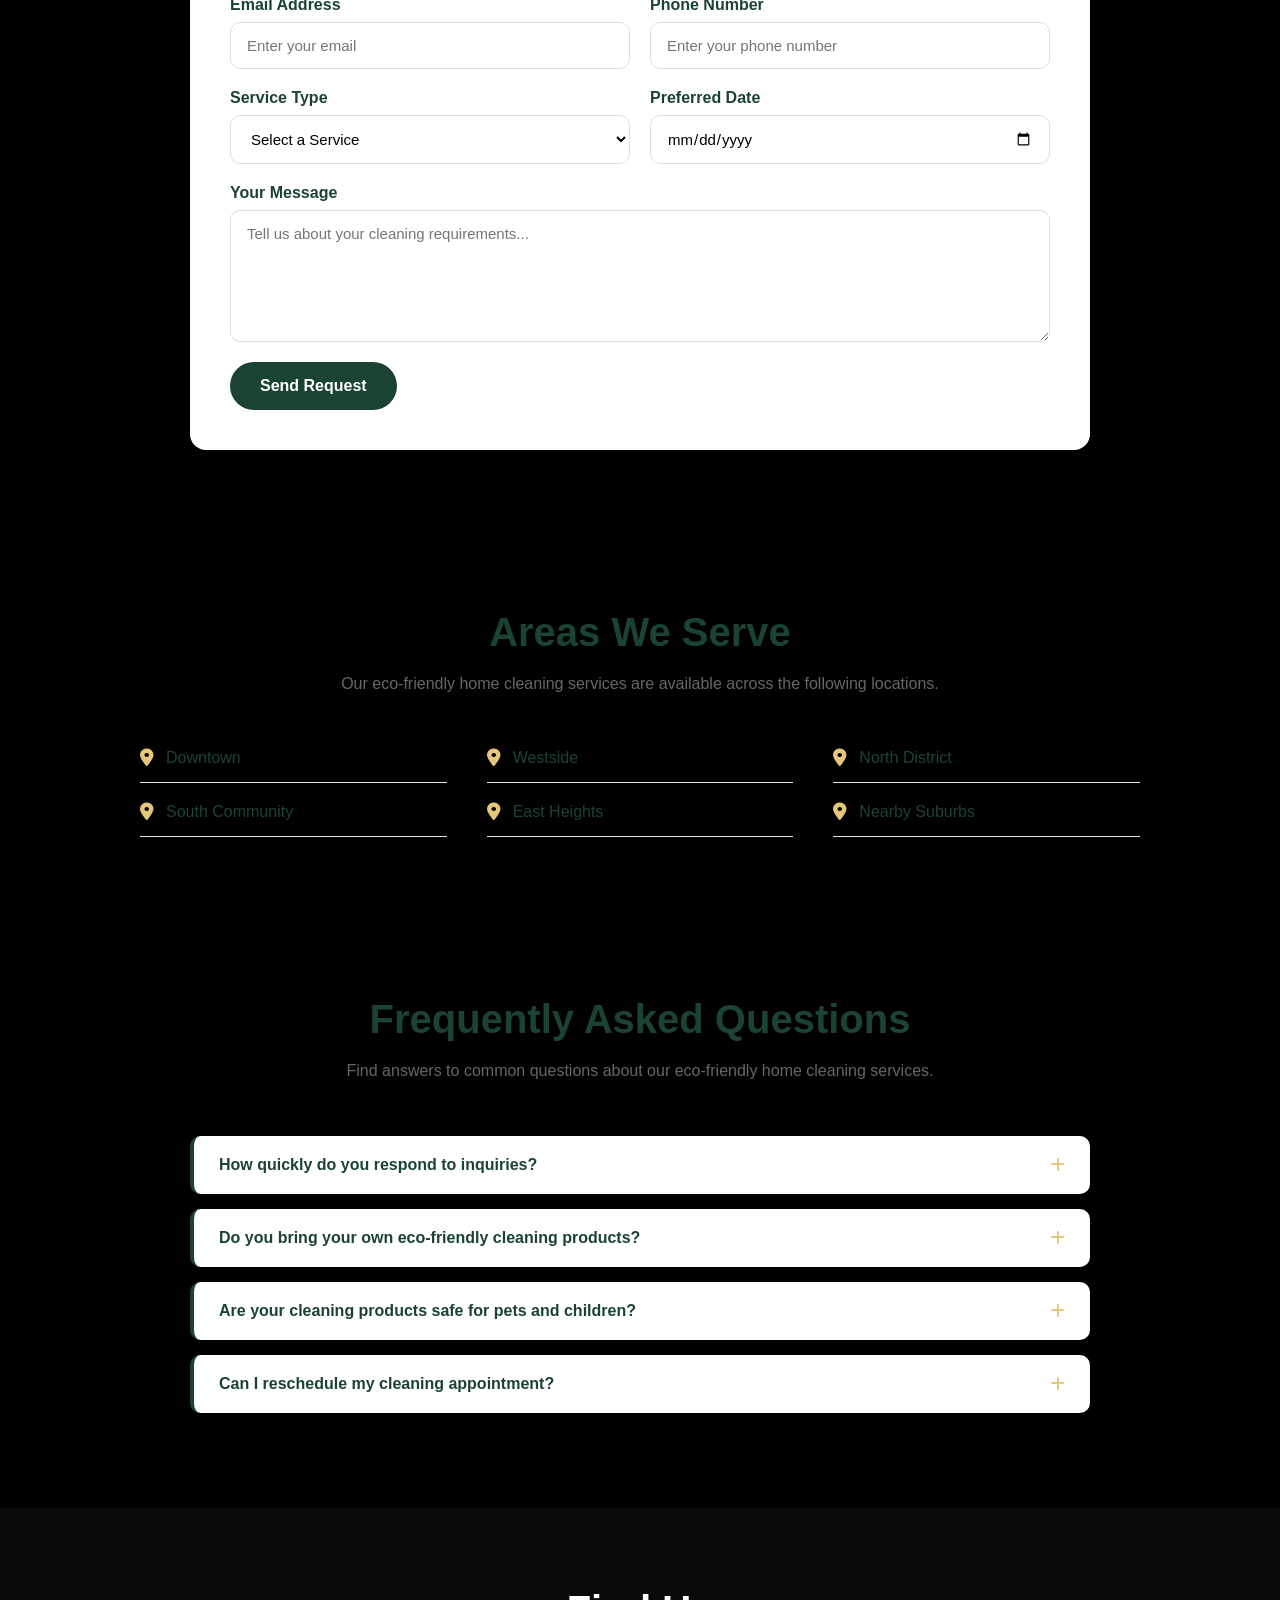
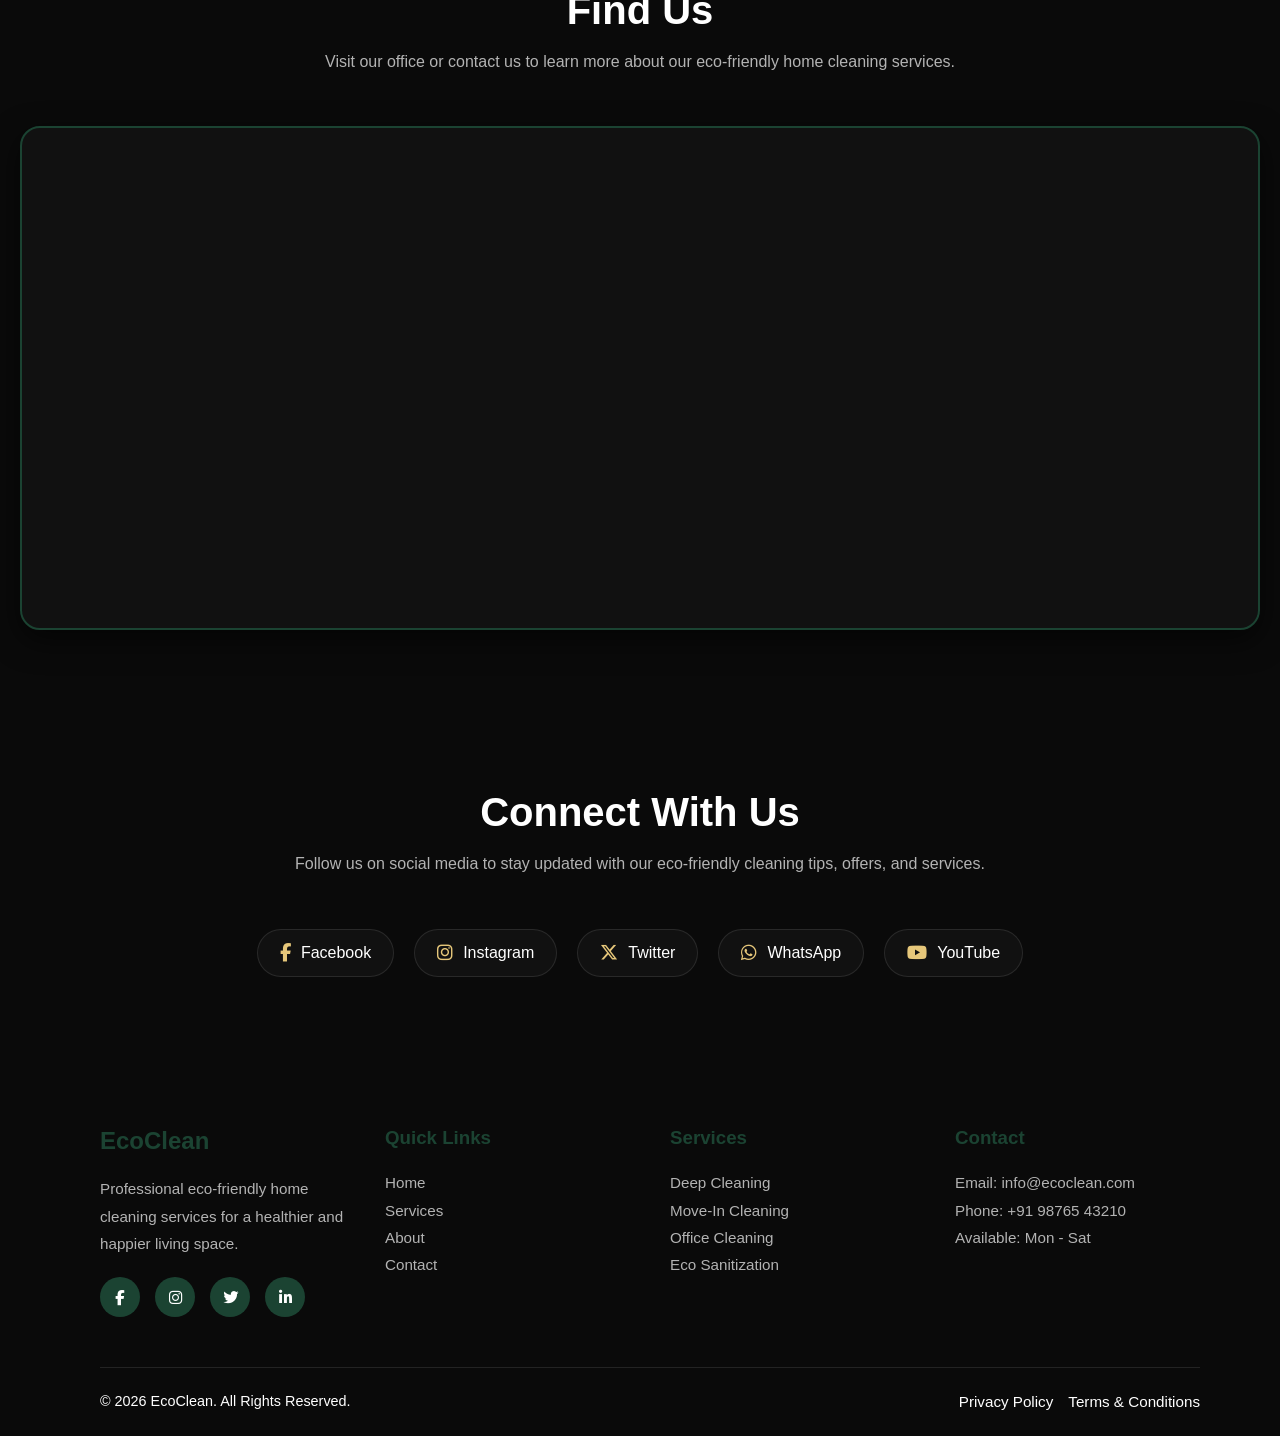
<file: contact.html>
<!DOCTYPE html>
<html lang="en">
<head>
    <meta charset="UTF-8">
    <meta name="viewport" content="width=device-width, initial-scale=1.0">
    <title>Eco Cleaning Service</title>

    <link rel="stylesheet" href="contact.css">
    <script src="index.js" defer></script>
    <link rel="stylesheet" href="https://cdnjs.cloudflare.com/ajax/libs/font-awesome/6.5.1/css/all.min.css">
</head>
<body>
    <header class="header">
  <nav class="navbar">
     <div class="logo">
        <h2>EcoClean</h2>
      </div>
      <ul class="nav-links">
      <li class="dropdown">
        <a href='/'>Home ▾</a>
        <div class="dropdown-menu">
          <a href='index.html'>Home 1</a>
          <a href="home1.html">Home 2</a>
        </div>
      </li>
      <li><a href="about.html">About</a></li>
      <li><a href="service.html">Services</a></li>
      <li><a href="pricing.html">Pricing</a></li>
      <li><a href="blog.html">Blog</a></li>
      <li><a href="contact.html">Contact</a></li>
      <li><a href="dashboard.html">Dashboard</a></li>
      <li class="mobile-login-wrap">
        <a class='mobile-login' href='/login'>Login</a>
      </li>
      </ul>
      <div class="nav-buttons">
      <button class="btn" onclick="enableRTL()">RTL</button>
       <button class="logo-btn" type="button">
       <div class="moon"></div>
      </button>
    <button class="btn login-btn" onclick="openLoginPage()">
      Login
    </button>
    </div>
     <div class="menu-btn" id="menuBtn">
        ☰
    </div>
</nav>
</header>

<section class="contact-hero">
  <div class="container">
    <h1>Get in Touch for Eco-Friendly Cleaning Services</h1>
    <p>
      Have questions or want to book a service? We’re here to help you create a cleaner,
      healthier, and more sustainable home using eco-friendly cleaning solutions.
    </p>
    <div class="contact-hero-actions">
      <a href="#contact-form" class="btn primary-btn">Request a Quote</a>
      <a href="tel:+0000000000" class="btn secondary-btn">Call Now</a>
    </div>
  </div>
</section>

<section class="contact-info-section">
  <div class="container">
    <div class="section-header">
      <h2>Contact Information</h2>
      <p>
        Reach out to us for bookings, inquiries, or support. We're happy to help you
        maintain a cleaner, healthier, and eco-friendly home.
      </p>
    </div>

    <div class="contact-info-grid">
      <div class="contact-card">
        <div class="contact-icon">
          <i class="fas fa-phone-alt"></i>
        </div>
        <h3>Phone</h3>
        <p>+91 98765 43210</p>
        <a href="tel:+919876543210">Call Us</a>
      </div>

      <div class="contact-card">
        <div class="contact-icon">
          <i class="fas fa-envelope"></i>
        </div>
        <h3>Email</h3>
        <p>info@ecocleaning.com</p>
        <a href="mailto:info@ecocleaning.com">Send Email</a>
      </div>

      <div class="contact-card">
        <div class="contact-icon">
          <i class="fas fa-map-marker-alt"></i>
        </div>
        <h3>Location</h3>
        <p>123 Green Street, Eco City, India</p>
        <a href="#">Get Directions</a>
      </div>

      <div class="contact-card">
        <div class="contact-icon">
          <i class="fas fa-clock"></i>
        </div>
        <h3>Working Hours</h3>
        <p>Mon - Sat: 8:00 AM - 7:00 PM</p>
        <span>Sunday: Closed</span>
      </div>
    </div>
  </div>
</section>

<section class="contact-form-section" id="contact-form">
  <div class="container">
    <div class="section-header">
      <h2>Request a Cleaning Service</h2>
      <p>
        Fill out the form below and our team will contact you shortly to discuss your
        eco-friendly home cleaning requirements.
      </p>
    </div>

    <div class="contact-form-wrapper">
      <form class="contact-form">

        <div class="form-group">
          <label for="name">Full Name</label>
          <input type="text" id="name" placeholder="Enter your full name" required>
        </div>

        <div class="form-row">
          <div class="form-group">
            <label for="email">Email Address</label>
            <input type="email" id="email" placeholder="Enter your email" required>
          </div>

          <div class="form-group">
            <label for="phone">Phone Number</label>
            <input type="tel" id="phone" placeholder="Enter your phone number" required>
          </div>
        </div>

        <div class="form-row">
          <div class="form-group">
            <label for="service">Service Type</label>
            <select id="service">
              <option>Select a Service</option>
              <option>Regular Home Cleaning</option>
              <option>Deep Cleaning</option>
              <option>Move-In Cleaning</option>
              <option>Move-Out Cleaning</option>
              <option>Kitchen Cleaning</option>
              <option>Bathroom Cleaning</option>
            </select>
          </div>

          <div class="form-group">
            <label for="date">Preferred Date</label>
            <input type="date" id="date">
          </div>
        </div>

        <div class="form-group">
          <label for="message">Your Message</label>
          <textarea
            id="message"
            rows="6"
            placeholder="Tell us about your cleaning requirements..."
          ></textarea>
        </div>
        <button type="submit" class="submit-btn">
          Send Request
        </button>
      </form>
    </div>
  </div>
</section>

<section class="service-areas-section">
    <div class="container">
        <div class="section-header">
            <h2>Areas We Serve</h2>
            <p>
                Our eco-friendly home cleaning services are available across the following locations.
            </p>
        </div>

        <div class="service-areas-content">
            <div class="service-area">
                <i class="fas fa-location-dot"></i>
                <span>Downtown</span>
            </div>

            <div class="service-area">
                <i class="fas fa-location-dot"></i>
                <span>Westside</span>
            </div>

            <div class="service-area">
                <i class="fas fa-location-dot"></i>
                <span>North District</span>
            </div>

            <div class="service-area">
                <i class="fas fa-location-dot"></i>
                <span>South Community</span>
            </div>

            <div class="service-area">
                <i class="fas fa-location-dot"></i>
                <span>East Heights</span>
            </div>

            <div class="service-area">
                <i class="fas fa-location-dot"></i>
                <span>Nearby Suburbs</span>
            </div>
        </div>
    </div>
</section>

<section class="faq-section">
    <div class="container">

        <div class="section-header">
            <h2>Frequently Asked Questions</h2>
            <p>
                Find answers to common questions about our eco-friendly home cleaning services.
            </p>
        </div>

        <div class="faq-container">

            <div class="faq-item">
                <button class="faq-question">
                    How quickly do you respond to inquiries?
                    <i class="fas fa-plus"></i>
                </button>
                <div class="faq-answer">
                    <p>
                        We typically respond to all inquiries within 24 hours during business days.
                    </p>
                </div>
            </div>

            <div class="faq-item">
                <button class="faq-question">
                    Do you bring your own eco-friendly cleaning products?
                    <i class="fas fa-plus"></i>
                </button>
                <div class="faq-answer">
                    <p>
                        Yes, our team arrives fully equipped with environmentally safe and non-toxic cleaning products.
                    </p>
                </div>
            </div>

            <div class="faq-item">
                <button class="faq-question">
                    Are your cleaning products safe for pets and children?
                    <i class="fas fa-plus"></i>
                </button>
                <div class="faq-answer">
                    <p>
                        Absolutely. We use eco-friendly products that are safe for both children and pets.
                    </p>
                </div>
            </div>

            <div class="faq-item">
                <button class="faq-question">
                    Can I reschedule my cleaning appointment?
                    <i class="fas fa-plus"></i>
                </button>
                <div class="faq-answer">
                    <p>
                        Yes, appointments can be rescheduled with advance notice based on availability.
                    </p>
                </div>
            </div>
        </div>
    </div>
</section>

<section class="map-section">
    <div class="container">
        <div class="section-header">
            <h2>Find Us</h2>
            <p>
                Visit our office or contact us to learn more about our eco-friendly home cleaning services.
            </p>
        </div>

        <div class="map-wrapper">
            <iframe src="https://www.google.com/maps/embed?pb=!1m18!1m12!1m3!1d7611.130981319822!2d78.36062718639569!3d17.480498917104764!2m3!1f0!2f0!3f0!3m2!1i1024!2i768!4f13.1!3m3!1m2!1s0x3bcb96c03f55f45f%3A0x579fbc263dd4181!2sAditya%20Nagar%2C%20Hafeezpet%2C%20Hyderabad%2C%20Telangana%20500049!5e0!3m2!1sen!2sin!4v1780658825136!5m2!1sen!2sin" width="600" height="450" style="border:0;" allowfullscreen="" loading="lazy" referrerpolicy="no-referrer-when-downgrade"></iframe>
        </div>

    </div>
</section>

<section class="social-section">
  <div class="container">

    <div class="section-header">
      <h2>Connect With Us</h2>
      <p>
        Follow us on social media to stay updated with our eco-friendly cleaning tips, offers, and services.
      </p>
    </div>

    <div class="social-links">

      <a href="#" class="social-item" aria-label="Facebook">
        <i class="fab fa-facebook-f"></i>
        <span>Facebook</span>
      </a>

      <a href="#" class="social-item" aria-label="Instagram">
        <i class="fab fa-instagram"></i>
        <span>Instagram</span>
      </a>

      <a href="#" class="social-item" aria-label="Twitter">
        <i class="fab fa-x-twitter"></i>
        <span>Twitter</span>
      </a>

      <a href="#" class="social-item" aria-label="WhatsApp">
        <i class="fab fa-whatsapp"></i>
        <span>WhatsApp</span>
      </a>

      <a href="#" class="social-item" aria-label="YouTube">
        <i class="fab fa-youtube"></i>
        <span>YouTube</span>
      </a>

    </div>

  </div>
</section>

<footer class="footer">
  <div class="footer-container">
    <div class="footer-about">
      <h2>EcoClean</h2>
      <p>
        Professional eco-friendly home cleaning services
        for a healthier and happier living space.
      </p>
      <div class="social-icons">
        <a href="#"><i class="fab fa-facebook-f"></i></a>
        <a href="#"><i class="fab fa-instagram"></i></a>
        <a href="#"><i class="fab fa-twitter"></i></a>
        <a href="#"><i class="fab fa-linkedin-in"></i></a>
      </div>
    </div>
    <div class="footer-links">
      <h3>Quick Links</h3>
      <ul>
        <li><a href="#">Home</a></li>
        <li><a href="#">Services</a></li>
        <li><a href="#">About</a></li>
        <li><a href="#">Contact</a></li>
      </ul>
    </div>
    <div class="footer-services">
      <h3>Services</h3>
      <ul>
        <li>Deep Cleaning</li>
        <li>Move-In Cleaning</li>
        <li>Office Cleaning</li>
        <li>Eco Sanitization</li>
      </ul>
    </div>
    <div class="footer-contact">
      <h3>Contact</h3>
      <p>Email: info@ecoclean.com</p>
      <p>Phone: +91 98765 43210</p>
      <p>Available: Mon - Sat</p>
    </div>
  </div>
  <div class="footer-bottom">
    <p>© 2026 EcoClean. All Rights Reserved.</p>
     <div class="footer-links-1">
        <a href="#">Privacy Policy</a>
        <a href="#">Terms & Conditions</a>
     </div>
  </div>
</footer>

<script>
document.querySelectorAll(".faq-question").forEach(question => {
    question.addEventListener("click", () => {
        const item = question.parentElement;

        document.querySelectorAll(".faq-item").forEach(faq => {
            if (faq !== item) {
                faq.classList.remove("active");
            }
        });

        item.classList.toggle("active");
    });
});
</script>

</body>
</html>
</file>
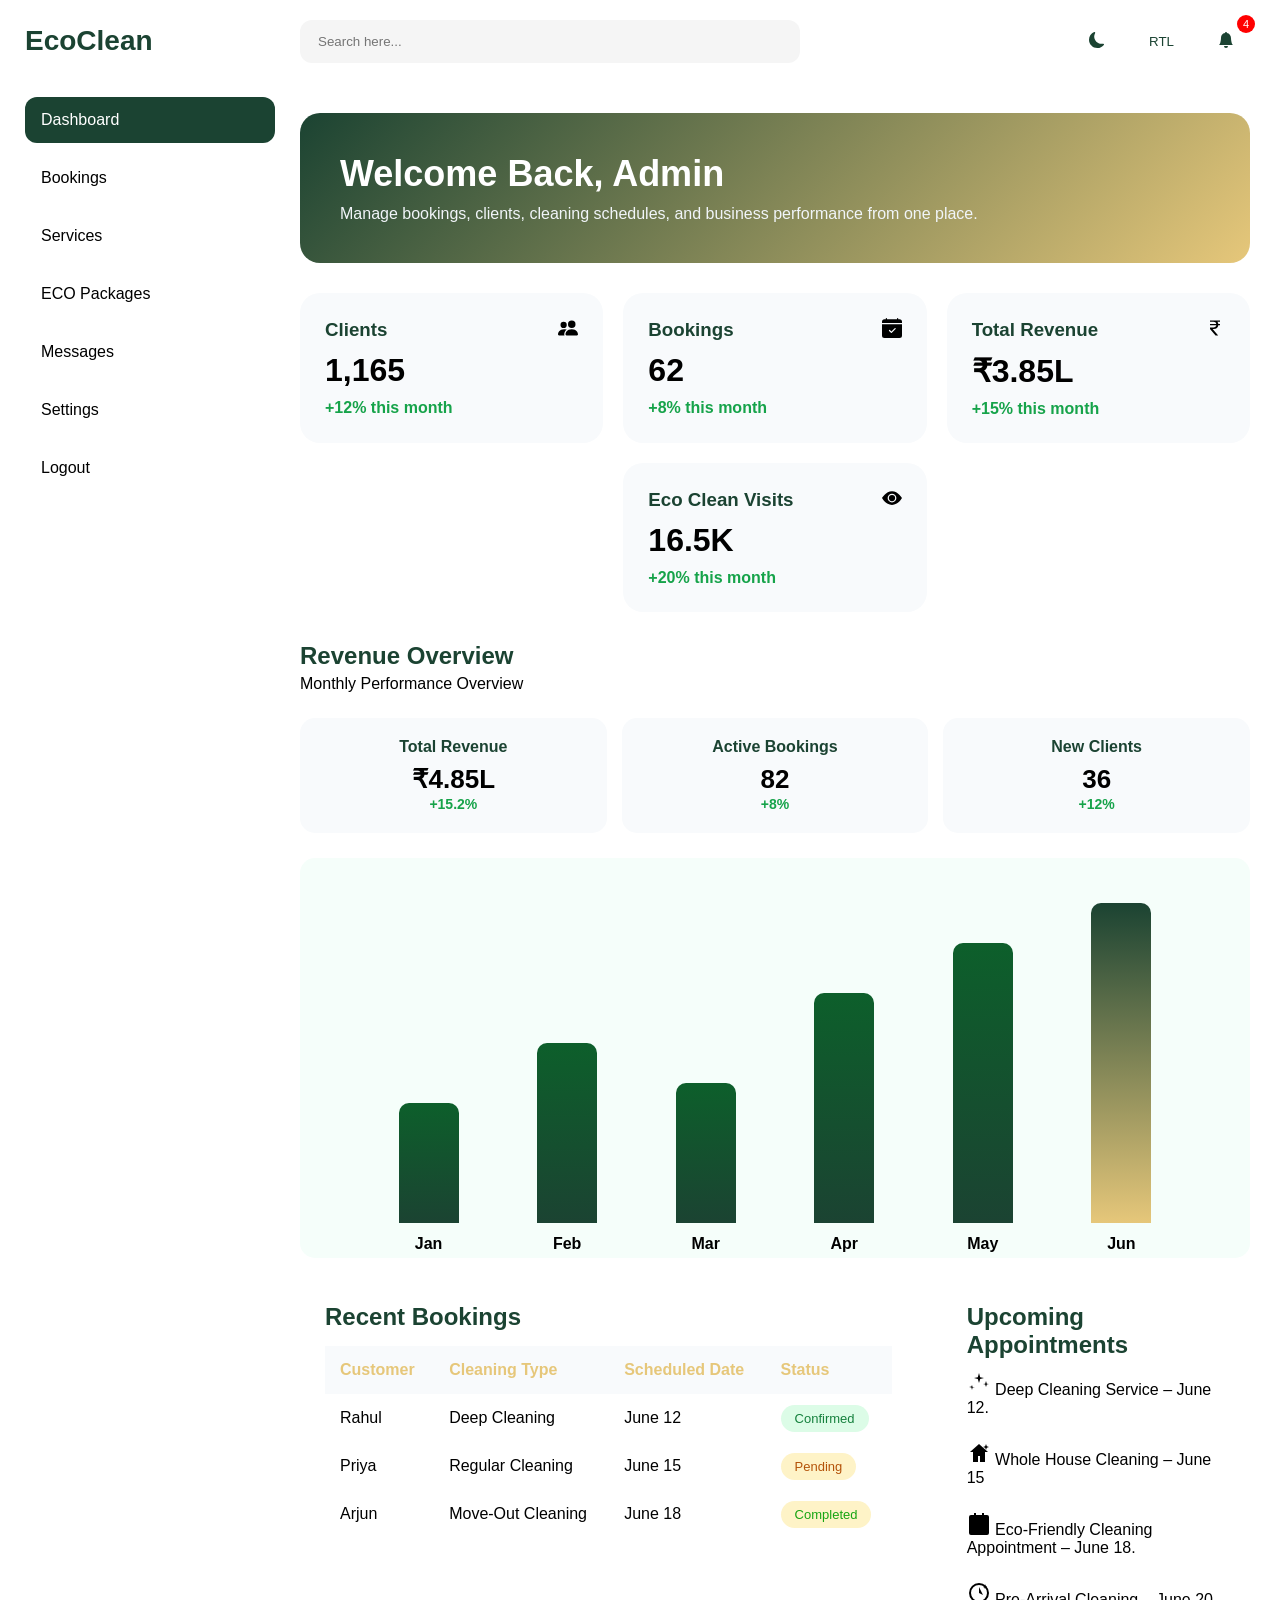
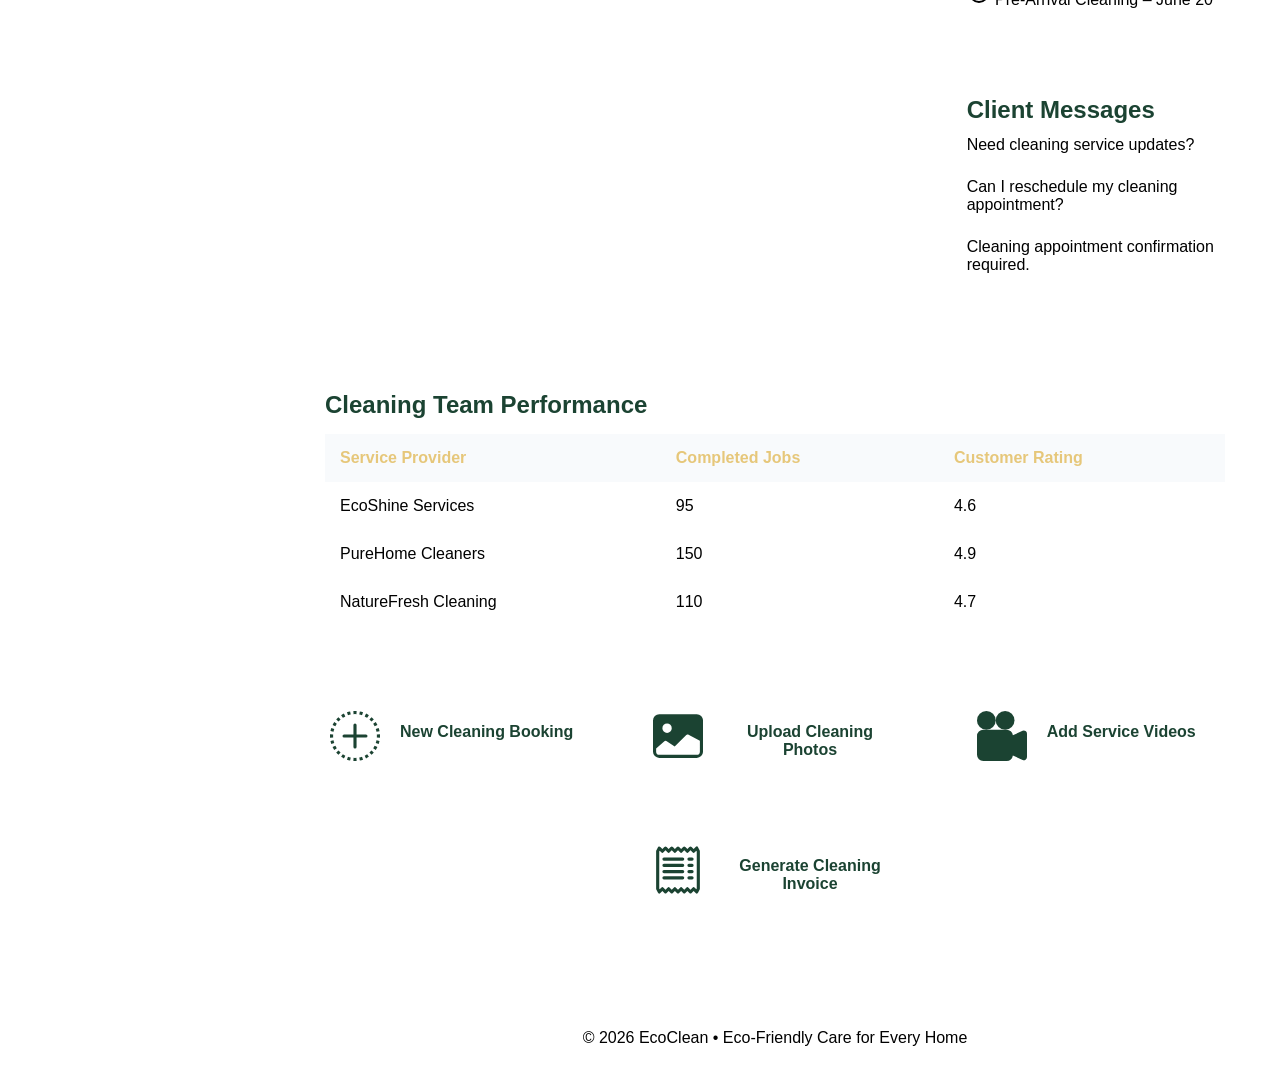
<file: dashboard.html>
<!doctype html>
<html lang="en">
  <head>
    <meta charset="UTF-8" />
    <meta name="viewport" content="width=device-width, initial-scale=1.0" />
    <title>Eco Cleaning Service</title>
    <link rel="stylesheet" href="dashboard.css" />
  </head>
  <body>
    <div class="sidebar">
      <button class="close-sidebar" id="closeSidebar">
        ✕
      </button>
      <div class="logo">
        <a href='/'>EcoClean</a>
      </div>

      <ul class="menu">
        <li><a href="#" class="active"> Dashboard</a></li>
        <li><a href='booking.html'>Bookings</a></li>
        <li><a href='services.html'>Services</a></li>
        <li><a href='eco packages.html'>ECO Packages</a></li>
        <li><a href='messages.html'>Messages</a></li>
        <li><a href='settings.html'>Settings</a></li>
        <li><a href='logout.html'>Logout</a></li>
      </ul>
    </div>

    <div class="main">
      <button class="menu-toggle" id="menuToggle">☰</button>
      <div class="topbar">
        <div class="search-box">
          <input type="text" placeholder="Search here..." />
        </div>

        <div class="topbar-right">
          <div class="top-buttons">
            <button class="toggle-btn" id="themeToggle">
              <i class="fa-solid fa-moon"
                ><svg
                  xmlns="http://www.w3.org/2000/svg"
                  width="16"
                  height="16"
                  fill="currentColor"
                  class="bi bi-moon-fill"
                  viewBox="0 0 16 16"
                >
                  <path
                    d="M6 .278a.77.77 0 0 1 .08.858 7.2 7.2 0 0 0-.878 3.46c0 4.021 3.278 7.277 7.318 7.277q.792-.001 1.533-.16a.79.79 0 0 1 .81.316.73.73 0 0 1-.031.893A8.35 8.35 0 0 1 8.344 16C3.734 16 0 12.286 0 7.71 0 4.266 2.114 1.312 5.124.06A.75.75 0 0 1 6 .278"
                  /></svg></i>
              <span class="btn-text"></span>
            </button>
            <button class="toggle-btn rtl-btn" id="rtlToggle">RTL</button>
            <button class="bell">
              <svg
                xmlns="http://www.w3.org/2000/svg"
                width="16"
                height="16"
                fill="currentColor"
                class="bi bi-bell-fill"
                viewBox="0 0 16 16"
              >
                <path
                  d="M8 16a2 2 0 0 0 2-2H6a2 2 0 0 0 2 2m.995-14.901a1 1 0 1 0-1.99 0A5 5 0 0 0 3 6c0 1.098-.5 6-2 7h14c-1.5-1-2-5.902-2-7 0-2.42-1.72-4.44-4.005-4.901"
                />
              </svg>
              <span>4</span>
            </button>
          </div>
        </div>
      </div>

      <div class="content">
        <div class="hero">
          <h1>Welcome Back, Admin</h1>
          <p>
            Manage bookings, clients, cleaning schedules, and business performance from one place.
          </p>
        </div>

        <div class="stats">
          <div class="card">
            <div class="card-top">
              <h3>Clients</h3>
              <i class="fa-solid fa-users"
                ><svg
                  xmlns="http://www.w3.org/2000/svg"
                  width="20"
                  height="20"
                  fill="currentColor"
                  class="bi bi-people-fill"
                  viewBox="0 0 16 16"
                >
                  <path
                    d="M7 14s-1 0-1-1 1-4 5-4 5 3 5 4-1 1-1 1zm4-6a3 3 0 1 0 0-6 3 3 0 0 0 0 6m-5.784 6A2.24 2.24 0 0 1 5 13c0-1.355.68-2.75 1.936-3.72A6.3 6.3 0 0 0 5 9c-4 0-5 3-5 4s1 1 1 1zM4.5 8a2.5 2.5 0 1 0 0-5 2.5 2.5 0 0 0 0 5"
                  /></svg></i>
            </div>
            <h2>1,165</h2>
            <span>+12% this month</span>
          </div>

          <div class="card">
            <div class="card-top">
              <h3>Bookings</h3>
              <i class="fa-solid fa-calendar-check"
                ><svg
                  xmlns="http://www.w3.org/2000/svg"
                  width="20"
                  height="20"
                  fill="currentColor"
                  class="bi bi-calendar-check-fill"
                  viewBox="0 0 16 16"
                >
                  <path
                    d="M4 .5a.5.5 0 0 0-1 0V1H2a2 2 0 0 0-2 2v1h16V3a2 2 0 0 0-2-2h-1V.5a.5.5 0 0 0-1 0V1H4zM16 14V5H0v9a2 2 0 0 0 2 2h12a2 2 0 0 0 2-2m-5.146-5.146-3 3a.5.5 0 0 1-.708 0l-1.5-1.5a.5.5 0 0 1 .708-.708L7.5 10.793l2.646-2.647a.5.5 0 0 1 .708.708"
                  /></svg></i>
            </div>
            <h2>62</h2>
            <span>+8% this month</span>
          </div>

          <div class="card">
            <div class="card-top">
              <h3>Total Revenue</h3>
              <i class="fa-solid fa-indian-rupee-sign"
                ><svg
                  xmlns="http://www.w3.org/2000/svg"
                  width="20"
                  height="20"
                  fill="currentColor"
                  class="bi bi-currency-rupee"
                  viewBox="0 0 16 16"
                >
                  <path
                    d="M4 3.06h2.726c1.22 0 2.12.575 2.325 1.724H4v1.051h5.051C8.855 7.001 8 7.558 6.788 7.558H4v1.317L8.437 14h2.11L6.095 8.884h.855c2.316-.018 3.465-1.476 3.688-3.049H12V4.784h-1.345c-.08-.778-.357-1.335-.793-1.732H12V2H4z"
                  /></svg></i>
            </div>
            <h2>₹3.85L</h2>
            <span>+15% this month</span>
          </div>

          <div class="card">
            <div class="card-top">
              <h3>Eco Clean Visits</h3>
              <i class="fa-solid fa-eye"
                ><svg
                  xmlns="http://www.w3.org/2000/svg"
                  width="20"
                  height="20"
                  fill="currentColor"
                  class="bi bi-eye-fill"
                  viewBox="0 0 16 16"
                >
                  <path d="M10.5 8a2.5 2.5 0 1 1-5 0 2.5 2.5 0 0 1 5 0" />
                  <path
                    d="M0 8s3-5.5 8-5.5S16 8 16 8s-3 5.5-8 5.5S0 8 0 8m8 3.5a3.5 3.5 0 1 0 0-7 3.5 3.5 0 0 0 0 7"
                  /></svg></i>
            </div>
            <h2>16.5K</h2>
            <span>+20% this month</span>
          </div>
        </div>

        <div class="analytics">
          <div class="analytics-header">
            <div>
              <h2>Revenue Overview</h2>
              <p>Monthly Performance Overview</p>
            </div>
          </div>

          <div class="analytics-cards">
            <div class="mini-card">
              <h4>Total Revenue</h4>
              <h3>₹4.85L</h3>
              <span>+15.2%</span>
            </div>

            <div class="mini-card">
              <h4>Active Bookings</h4>
              <h3>82</h3>
              <span>+8%</span>
            </div>

            <div class="mini-card">
              <h4>New Clients</h4>
              <h3>36</h3>
              <span>+12%</span>
            </div>
          </div>

          <div class="chart">
            <div class="bar" style="height: 120px">
              <span>Jan</span>
            </div>

            <div class="bar" style="height: 180px">
              <span>Feb</span>
            </div>

            <div class="bar" style="height: 140px">
              <span>Mar</span>
            </div>

            <div class="bar" style="height: 230px">
              <span>Apr</span>
            </div>

            <div class="bar" style="height: 280px">
              <span>May</span>
            </div>

            <div class="bar active" style="height: 320px">
              <span>Jun</span>
            </div>
          </div>
        </div>

        <div class="grid">
          <div class="table-card">
            <h2>Recent Bookings</h2>

            <table>
              <tr>
                <th>Customer</th>
                <th>Cleaning Type</th>
                <th>Scheduled Date</th>
                <th>Status</th>
              </tr>

              <tr>
                <td>Rahul</td>
                <td>Deep Cleaning</td>
                <td>June 12</td>
                <td><span class="status confirmed">Confirmed</span></td>
              </tr>

              <tr>
                <td>Priya</td>
                <td>Regular Cleaning</td>
                <td>June 15</td>
                <td><span class="status pending">Pending</span></td>
              </tr>

              <tr>
                <td>Arjun</td>
                <td>Move-Out Cleaning</td>
                <td>June 18</td>
                <td><span class="status completed">Completed</span></td>
              </tr>
            </table>
          </div>

          <div>
            <div class="side-card">
              <h2>Upcoming Appointments</h2>

              <ul>
                <li>
                <svg xmlns="http://www.w3.org/2000/svg" width="24" height="24" viewBox="0 0 24 24" fill="currentColor">
                  <path d="M12 2l1.2 4.2L17 7l-3.8 1.1L12 12l-1.2-3.9L7 7l3.8-0.8L12 2z"/>
                  <path d="M19 10l.8 2.7L22 13l-2.2.6L19 16l-.8-2.4L16 13l2.2-.3L19 10z"/>
                  <path d="M5 14l.6 2L8 16l-2.4.6L5 19l-.6-2.4L2 16l2.4-.4L5 14z"/>
                </svg>
                 Deep Cleaning Service – June 12.
                </li>
                <li>
                  <svg xmlns="http://www.w3.org/2000/svg" width="24" height="24" viewBox="0 0 24 24" fill="currentColor">
                   <path d="M12 3l9 8h-3v10h-5v-6H11v6H6V11H3l9-8z"/>
                   <path d="M19 3l.8 2.2L22 6l-2.2.8L19 9l-.8-2.2L16 6l2.2-.8L19 3z"/>
                  </svg>
                  Whole House Cleaning – June 15
                </li>
                <li>
                 <svg xmlns="http://www.w3.org/2000/svg" width="24" height="24" viewBox="0 0 24 24" fill="currentColor">
                  <path d="M7 2h2v2h6V2h2v2h3a2 2 0 0 1 2 2v16a2 2 0 0 1-2 2H4a2 2 0 0 1-2-2V6a2 2 0 0 1 2-2h3V2z"/>
                  <path d="M4 8h16v12H4V8z"/>
                  <path d="M12 11c-2 2-2 5 0 7 2-2 2-5 0-7z"/>
                  <path d="M12 11c3-1 5 1 5 4-3 1-5-1-5-4z"/>
                 </svg>
                  Eco-Friendly Cleaning Appointment – June 18.
                </li>
                <li>
                 <svg xmlns="http://www.w3.org/2000/svg" width="24" height="24" viewBox="0 0 24 24" fill="currentColor">
                  <path d="M12 2a10 10 0 1 0 10 10A10 10 0 0 0 12 2zm0 18a8 8 0 1 1 8-8 8 8 0 0 1-8 8z"/>
                  <path d="M12 6v6l4 2"/>
                  <path d="M18 3l.6 1.8L20 6l-1.8.6L18 8l-.6-1.4L16 6l1.4-.6L18 3z"/>
                 </svg>
                  Pre-Arrival Cleaning – June 20
                </li>
              </ul>
            </div>

            <div class="side-card">
              <h2>Client Messages</h2>

              <ul>
                <li>Need cleaning service updates?</li>
                <li>Can I reschedule my cleaning appointment?</li>
                <li>Cleaning appointment confirmation required.</li>
              </ul>
            </div>
          </div>
        </div>

        <div class="team">
          <h2>Cleaning Team Performance</h2>

          <table>
            <tr>
              <th>Service Provider</th>
              <th>Completed Jobs</th>
              <th>Customer Rating</th>
            </tr>

            <tr>
              <td>EcoShine Services</td>
              <td>95</td>
              <td>4.6</td>
            </tr>

            <tr>
              <td>PureHome Cleaners</td>
              <td>150</td>
              <td>4.9</td>
            </tr>

            <tr>
              <td>NatureFresh Cleaning</td>
              <td>110</td>
              <td>4.7</td>
            </tr>
          </table>
        </div>

        <div class="actions">
          <div class="action">
            <i class="fa-solid fa-plus">
             <svg
                xmlns="http://www.w3.org/2000/svg"
                width="50"
                height="50"
                fill="currentColor"
                class="bi bi-plus-circle-dotted"
                viewBox="0 0 16 16"
              >
                <path
                  d="M8 0q-.264 0-.523.017l.064.998a7 7 0 0 1 .918 0l.064-.998A8 8 0 0 0 8 0M6.44.152q-.52.104-1.012.27l.321.948q.43-.147.884-.237L6.44.153zm4.132.271a8 8 0 0 0-1.011-.27l-.194.98q.453.09.884.237zm1.873.925a8 8 0 0 0-.906-.524l-.443.896q.413.205.793.459zM4.46.824q-.471.233-.905.524l.556.83a7 7 0 0 1 .793-.458zM2.725 1.985q-.394.346-.74.74l.752.66q.303-.345.648-.648zm11.29.74a8 8 0 0 0-.74-.74l-.66.752q.346.303.648.648zm1.161 1.735a8 8 0 0 0-.524-.905l-.83.556q.254.38.458.793l.896-.443zM1.348 3.555q-.292.433-.524.906l.896.443q.205-.413.459-.793zM.423 5.428a8 8 0 0 0-.27 1.011l.98.194q.09-.453.237-.884zM15.848 6.44a8 8 0 0 0-.27-1.012l-.948.321q.147.43.237.884zM.017 7.477a8 8 0 0 0 0 1.046l.998-.064a7 7 0 0 1 0-.918zM16 8a8 8 0 0 0-.017-.523l-.998.064a7 7 0 0 1 0 .918l.998.064A8 8 0 0 0 16 8M.152 9.56q.104.52.27 1.012l.948-.321a7 7 0 0 1-.237-.884l-.98.194zm15.425 1.012q.168-.493.27-1.011l-.98-.194q-.09.453-.237.884zM.824 11.54a8 8 0 0 0 .524.905l.83-.556a7 7 0 0 1-.458-.793zm13.828.905q.292-.434.524-.906l-.896-.443q-.205.413-.459.793zm-12.667.83q.346.394.74.74l.66-.752a7 7 0 0 1-.648-.648zm11.29.74q.394-.346.74-.74l-.752-.66q-.302.346-.648.648zm-1.735 1.161q.471-.233.905-.524l-.556-.83a7 7 0 0 1-.793.458zm-7.985-.524q.434.292.906.524l.443-.896a7 7 0 0 1-.793-.459zm1.873.925q.493.168 1.011.27l.194-.98a7 7 0 0 1-.884-.237zm4.132.271a8 8 0 0 0 1.012-.27l-.321-.948a7 7 0 0 1-.884.237l.194.98zm-2.083.135a8 8 0 0 0 1.046 0l-.064-.998a7 7 0 0 1-.918 0zM8.5 4.5a.5.5 0 0 0-1 0v3h-3a.5.5 0 0 0 0 1h3v3a.5.5 0 0 0 1 0v-3h3a.5.5 0 0 0 0-1h-3z"
                /></svg>
           </i>
            <h4>New Cleaning Booking</h4>
          </div>

          <div class="action">
            <i class="fa-solid fa-image"
              ><svg
                xmlns="http://www.w3.org/2000/svg"
                width="50"
                height="50"
                fill="currentColor"
                class="bi bi-image-fill"
                viewBox="0 0 16 16"
              >
                <path
                  d="M.002 3a2 2 0 0 1 2-2h12a2 2 0 0 1 2 2v10a2 2 0 0 1-2 2h-12a2 2 0 0 1-2-2zm1 9v1a1 1 0 0 0 1 1h12a1 1 0 0 0 1-1V9.5l-3.777-1.947a.5.5 0 0 0-.577.093l-3.71 3.71-2.66-1.772a.5.5 0 0 0-.63.062zm5-6.5a1.5 1.5 0 1 0-3 0 1.5 1.5 0 0 0 3 0"
                /></svg></i>
            <h4>Upload Cleaning Photos</h4>
          </div>

          <div class="action">
            <i class="fa-solid fa-video"
              ><svg
                xmlns="http://www.w3.org/2000/svg"
                width="50"
                height="50"
                fill="currentColor"
                class="bi bi-camera-reels-fill"
                viewBox="0 0 16 16"
              >
                <path d="M6 3a3 3 0 1 1-6 0 3 3 0 0 1 6 0" />
                <path d="M9 6a3 3 0 1 1 0-6 3 3 0 0 1 0 6" />
                <path
                  d="M9 6h.5a2 2 0 0 1 1.983 1.738l3.11-1.382A1 1 0 0 1 16 7.269v7.462a1 1 0 0 1-1.406.913l-3.111-1.382A2 2 0 0 1 9.5 16H2a2 2 0 0 1-2-2V8a2 2 0 0 1 2-2z"
                /></svg></i>
            <h4>Add Service Videos</h4>
          </div>

          <div class="action">
            <i class="fa-solid fa-file-invoice"
              ><svg
                xmlns="http://www.w3.org/2000/svg"
                width="50"
                height="50"
                fill="currentColor"
                class="bi bi-receipt"
                viewBox="0 0 16 16"
              >
                <path
                  d="M1.92.506a.5.5 0 0 1 .434.14L3 1.293l.646-.647a.5.5 0 0 1 .708 0L5 1.293l.646-.647a.5.5 0 0 1 .708 0L7 1.293l.646-.647a.5.5 0 0 1 .708 0L9 1.293l.646-.647a.5.5 0 0 1 .708 0l.646.647.646-.647a.5.5 0 0 1 .708 0l.646.647.646-.647a.5.5 0 0 1 .801.13l.5 1A.5.5 0 0 1 15 2v12a.5.5 0 0 1-.053.224l-.5 1a.5.5 0 0 1-.8.13L13 14.707l-.646.647a.5.5 0 0 1-.708 0L11 14.707l-.646.647a.5.5 0 0 1-.708 0L9 14.707l-.646.647a.5.5 0 0 1-.708 0L7 14.707l-.646.647a.5.5 0 0 1-.708 0L5 14.707l-.646.647a.5.5 0 0 1-.708 0L3 14.707l-.646.647a.5.5 0 0 1-.801-.13l-.5-1A.5.5 0 0 1 1 14V2a.5.5 0 0 1 .053-.224l.5-1a.5.5 0 0 1 .367-.27m.217 1.338L2 2.118v11.764l.137.274.51-.51a.5.5 0 0 1 .707 0l.646.647.646-.646a.5.5 0 0 1 .708 0l.646.646.646-.646a.5.5 0 0 1 .708 0l.646.646.646-.646a.5.5 0 0 1 .708 0l.646.646.646-.646a.5.5 0 0 1 .708 0l.646.646.646-.646a.5.5 0 0 1 .708 0l.509.509.137-.274V2.118l-.137-.274-.51.51a.5.5 0 0 1-.707 0L12 1.707l-.646.647a.5.5 0 0 1-.708 0L10 1.707l-.646.647a.5.5 0 0 1-.708 0L8 1.707l-.646.647a.5.5 0 0 1-.708 0L6 1.707l-.646.647a.5.5 0 0 1-.708 0L4 1.707l-.646.647a.5.5 0 0 1-.708 0z"
                />
                <path
                  d="M3 4.5a.5.5 0 0 1 .5-.5h6a.5.5 0 1 1 0 1h-6a.5.5 0 0 1-.5-.5m0 2a.5.5 0 0 1 .5-.5h6a.5.5 0 1 1 0 1h-6a.5.5 0 0 1-.5-.5m0 2a.5.5 0 0 1 .5-.5h6a.5.5 0 1 1 0 1h-6a.5.5 0 0 1-.5-.5m0 2a.5.5 0 0 1 .5-.5h6a.5.5 0 0 1 0 1h-6a.5.5 0 0 1-.5-.5m8-6a.5.5 0 0 1 .5-.5h1a.5.5 0 0 1 0 1h-1a.5.5 0 0 1-.5-.5m0 2a.5.5 0 0 1 .5-.5h1a.5.5 0 0 1 0 1h-1a.5.5 0 0 1-.5-.5m0 2a.5.5 0 0 1 .5-.5h1a.5.5 0 0 1 0 1h-1a.5.5 0 0 1-.5-.5m0 2a.5.5 0 0 1 .5-.5h1a.5.5 0 0 1 0 1h-1a.5.5 0 0 1-.5-.5"
                /></svg></i>
            <h4>Generate Cleaning Invoice</h4>
          </div>
        </div>
      </div>

      <div class="footer">© 2026 EcoClean • Eco-Friendly Care for Every Home</div>
    </div>
    <script src="dashboard.js"></script>
  </body>
</html>
</file>
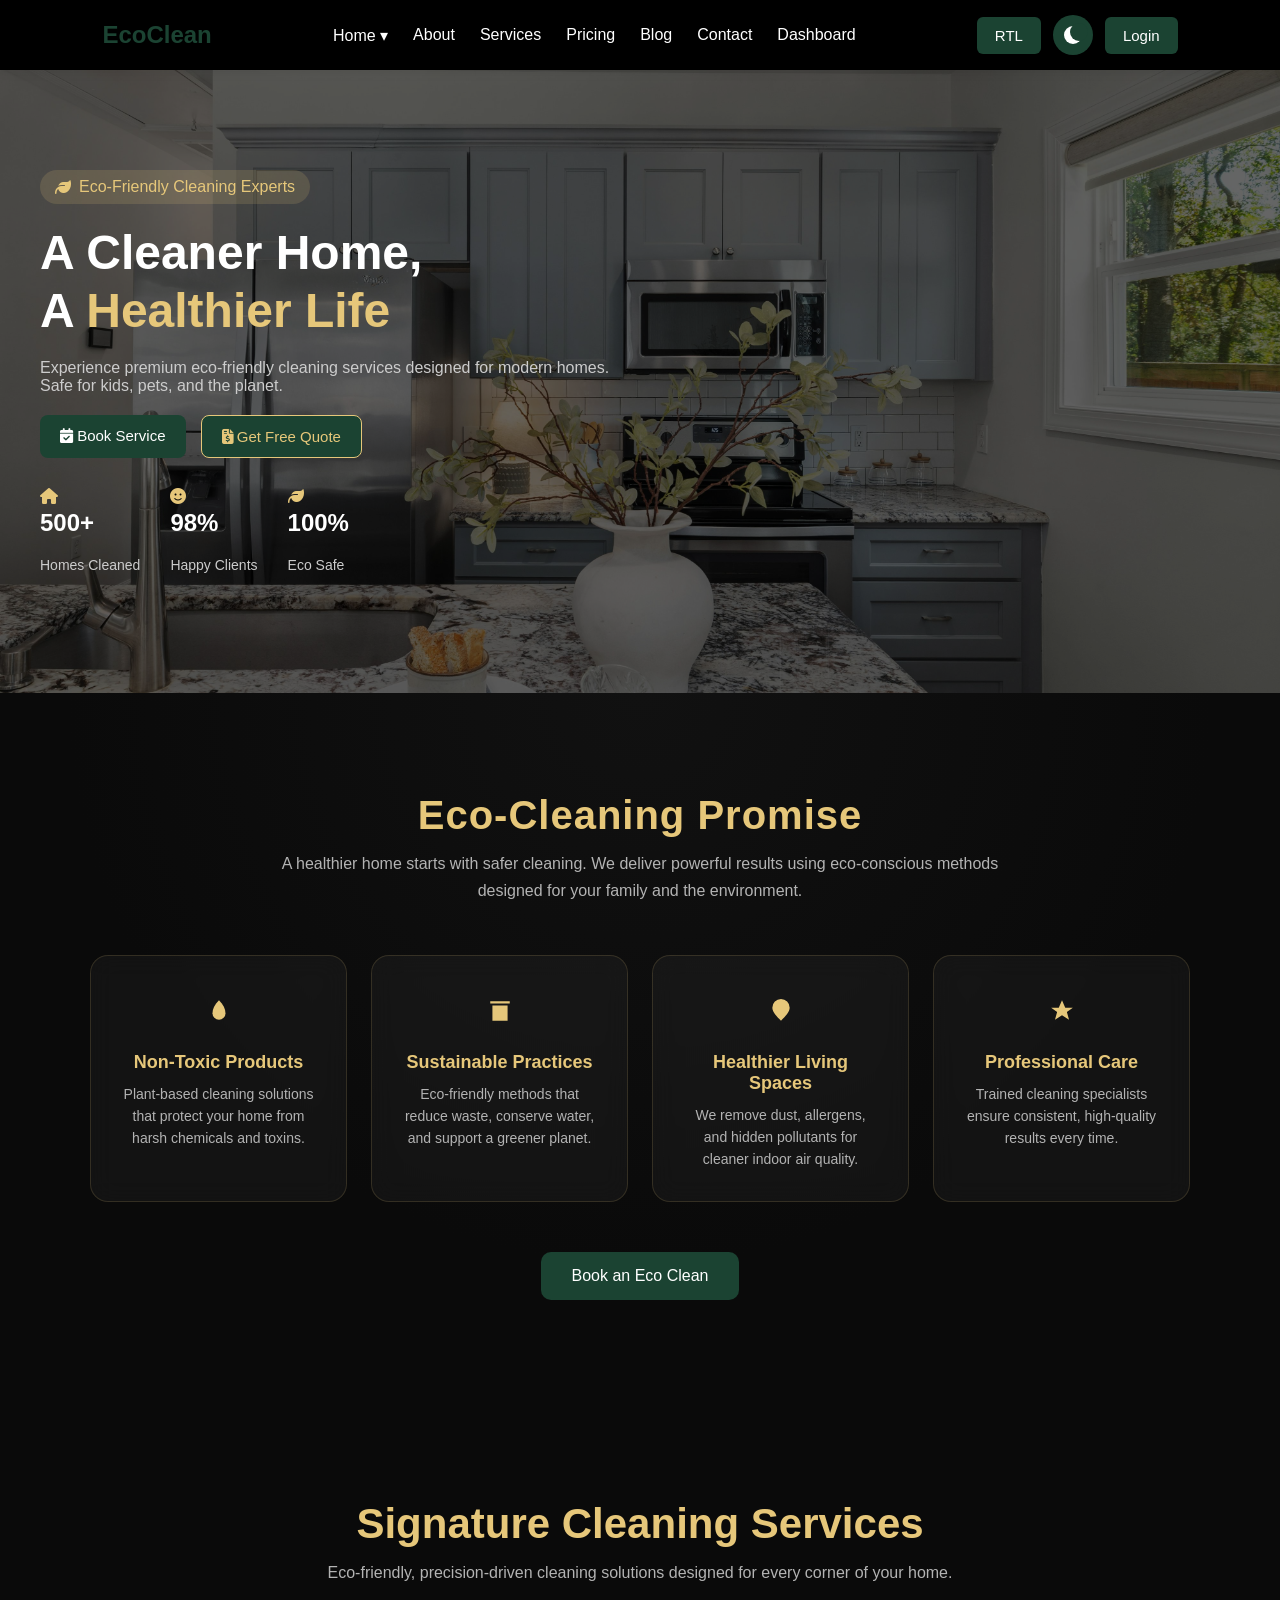
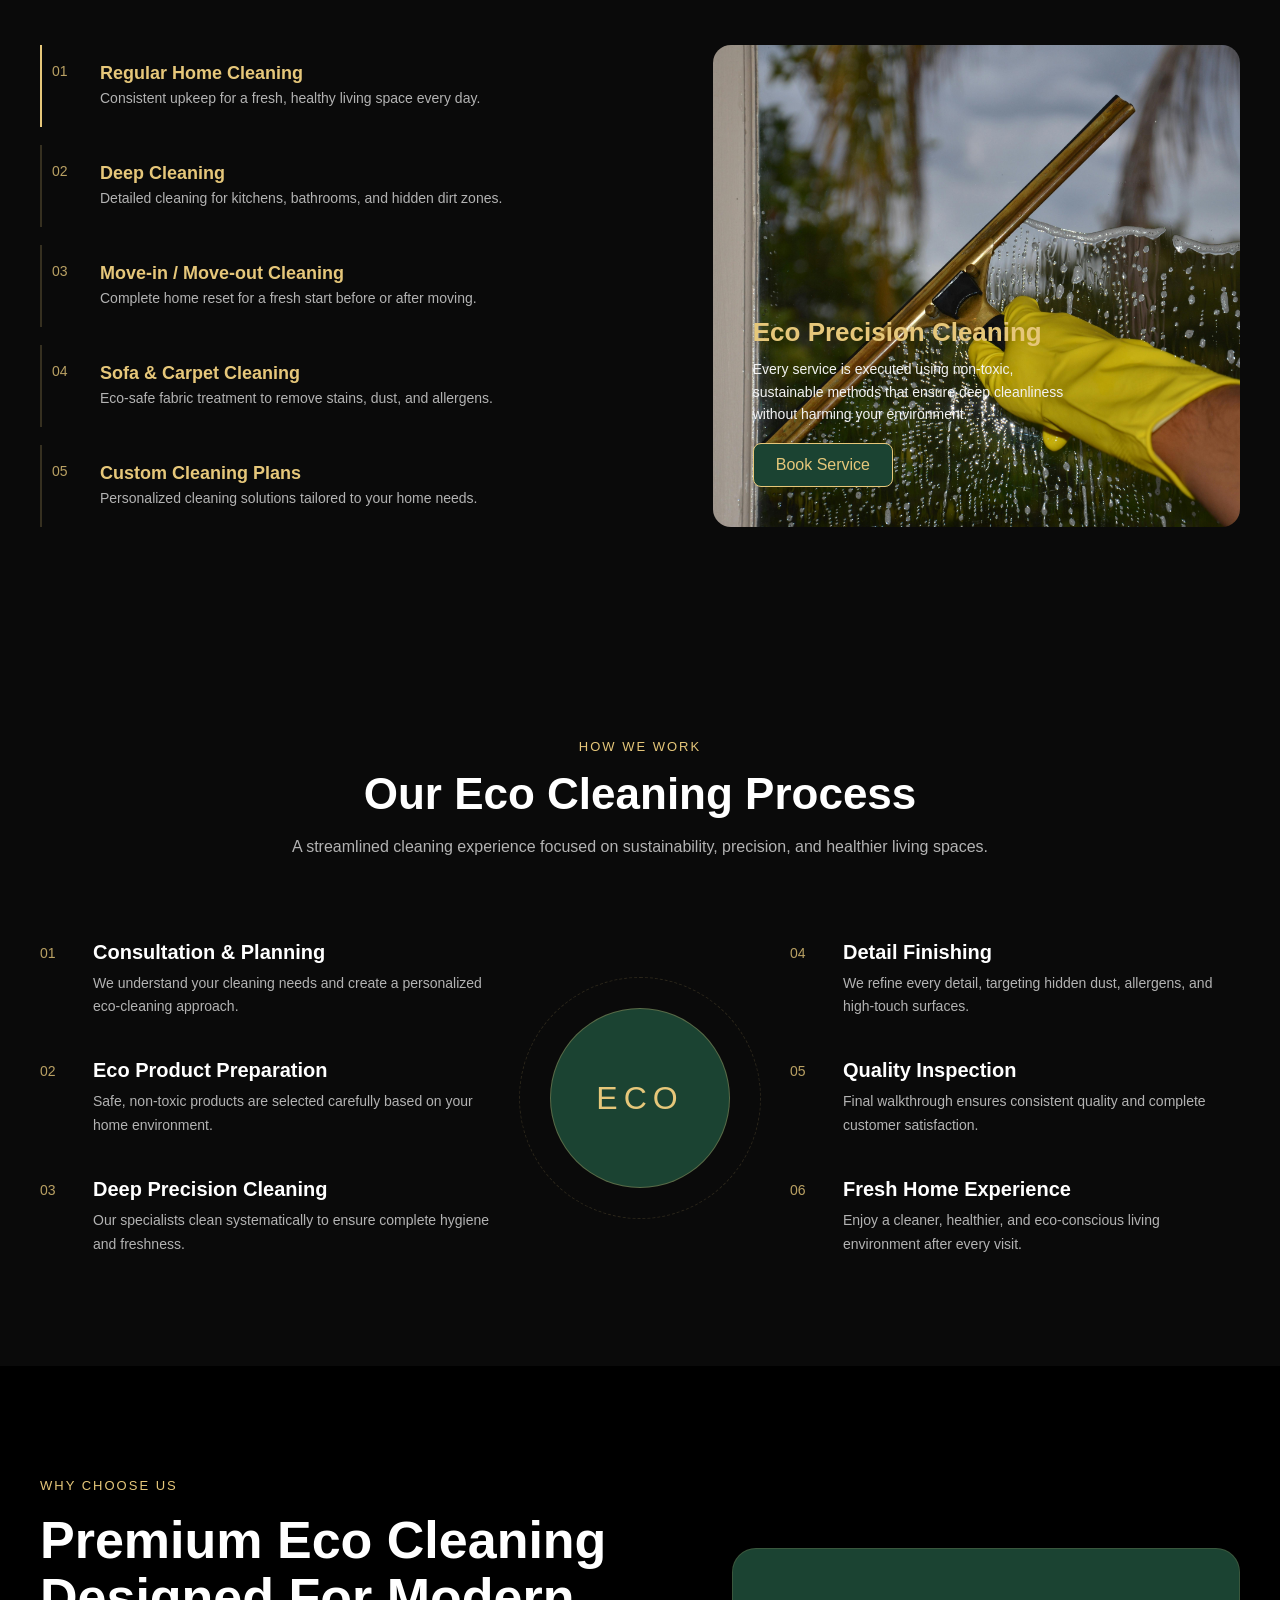
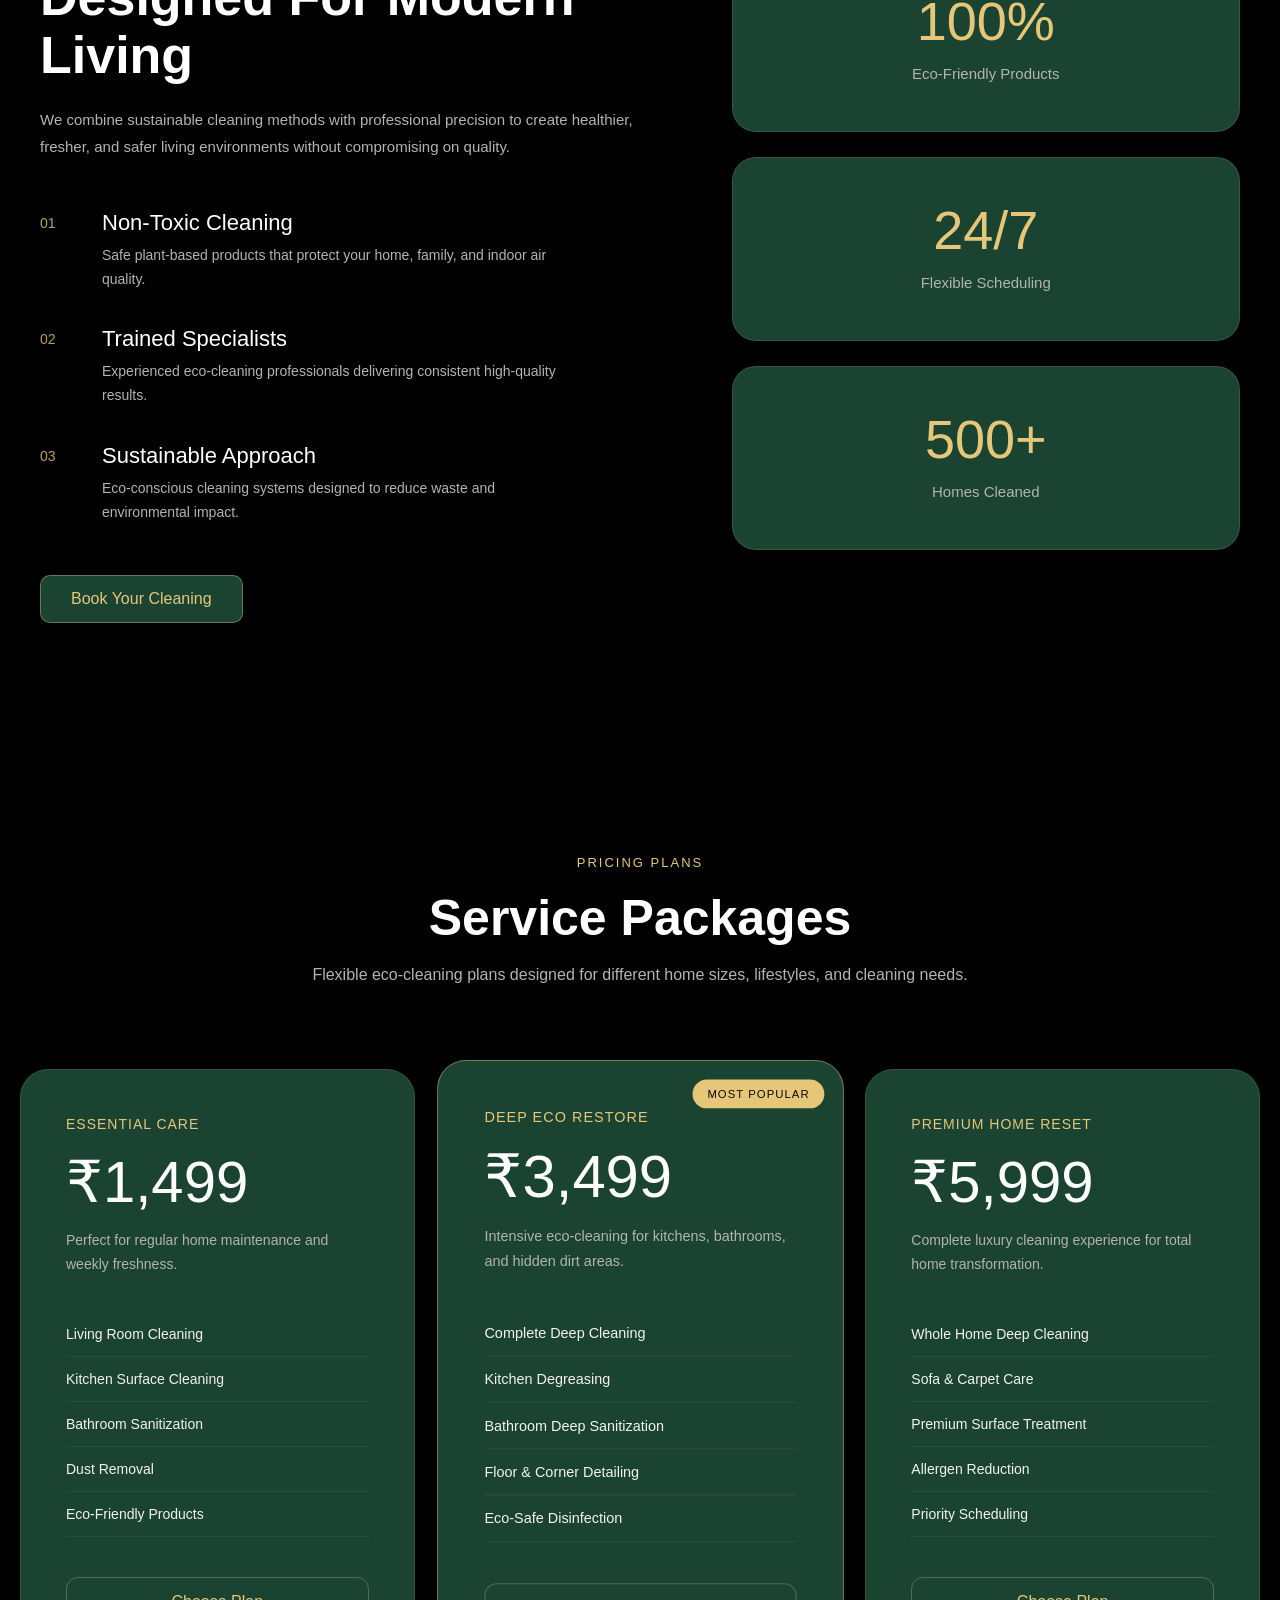
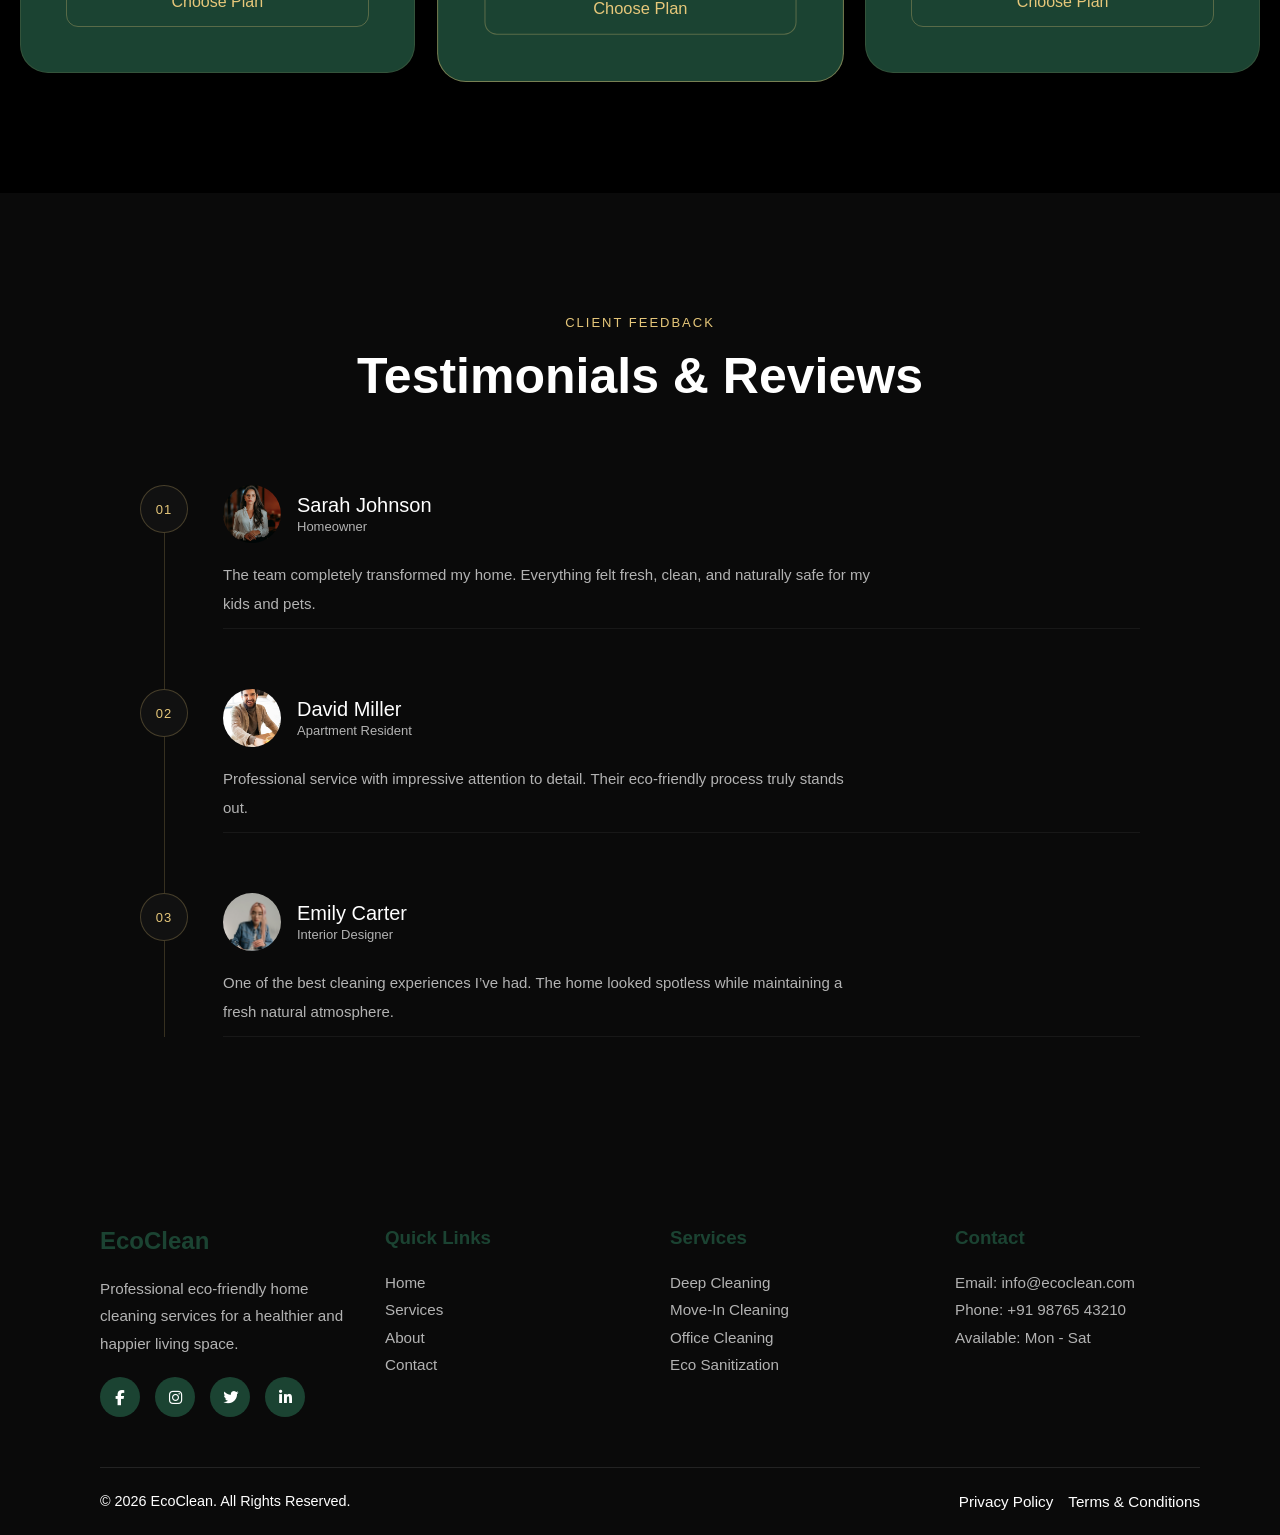
<file: home1.html>
<!DOCTYPE html>
<html lang="en">
<head>
    <meta charset="UTF-8">
    <meta name="viewport" content="width=device-width, initial-scale=1.0">
    <title>Eco Cleaning Service</title>

    <link rel="stylesheet" href="home1.css">
    <script src="index.js" defer></script>
    <link rel="stylesheet" href="https://cdnjs.cloudflare.com/ajax/libs/font-awesome/6.5.1/css/all.min.css">
</head>
<body>
    <header class="header">
    <nav class="navbar">
     <div class="logo">
        <h2>EcoClean</h2>
     </div>
    <ul class="nav-links">
      <li class="dropdown">
        <a href='/'>Home ▾</a>
        <div class="dropdown-menu">
          <a href='/index.html'>Home 1</a>
          <a href="home1.html">Home 2</a>
        </div>
      </li>
      <li><a href="about.html">About</a></li>
      <li><a href="service.html">Services</a></li>
      <li><a href="pricing.html">Pricing</a></li>
      <li><a href="blog.html">Blog</a></li>
      <li><a href="contact.html">Contact</a></li>
      <li><a href="dashboard.html">Dashboard</a></li>
      <li class="mobile-login-wrap">
        <a class='mobile-login' href='/login'>Login</a>
      </li>
    </ul>
    <div class="nav-buttons">
      <button class="btn" onclick="enableRTL()">RTL</button>
       <button class="logo-btn" type="button">
      <div class="moon"></div>
    </button>
    <button class="btn login-btn" onclick="openLoginPage()">
    Login
    </button>
    </div>
     <div class="menu-btn" id="menuBtn">
        ☰
    </div>
</nav>
</header>

<section class="hero2">
  <div class="hero2-overlay"></div>
  <div class="hero2-container">
    <div class="hero2-content">
      <span class="hero-badge">
        <i class="fa-solid fa-leaf"></i>
        Eco-Friendly Cleaning Experts
      </span>
      <h1>
        A Cleaner Home,<br>
        A <span>Healthier Life</span>
      </h1>
      <p>
        Experience premium eco-friendly cleaning services designed for modern homes.
        Safe for kids, pets, and the planet.
      </p>
      <div class="hero2-buttons">
        <a href="#" class="btn primary">
          <i class="fa-solid fa-calendar-check"></i>
          Book Service
        </a>
        <a href="#" class="btn secondary">
          <i class="fa-solid fa-file-invoice-dollar"></i>
          Get Free Quote
        </a>
      </div>
      <div class="hero-stats">
        <div class="stat">
          <i class="fa-solid fa-house"></i>
          <h3>500+</h3>
          <p>Homes Cleaned</p>
        </div>
        <div class="stat">
          <i class="fa-solid fa-face-smile"></i>
          <h3>98%</h3>
          <p>Happy Clients</p>
        </div>
        <div class="stat">
          <i class="fa-solid fa-leaf"></i>
          <h3>100%</h3>
          <p>Eco Safe</p>
        </div>
      </div>
    </div>
  </div>
</section>

<section class="eco-promise">
  <div class="eco-container">
    <h2 class="eco-title">Eco-Cleaning Promise</h2>
    <p class="eco-subtitle">
      A healthier home starts with safer cleaning. We deliver powerful results using eco-conscious methods designed for your family and the environment.
    </p>
    <div class="eco-grid">
      <div class="eco-card">
        <div class="eco-icon">
          <svg viewBox="0 0 24 24" aria-hidden="true">
            <path d="M12 2C8 6 6 10 6 14a6 6 0 0 0 12 0c0-4-2-8-6-12z"></path>
          </svg>
        </div>
        <h3>Non-Toxic Products</h3>
        <p>Plant-based cleaning solutions that protect your home from harsh chemicals and toxins.</p>
      </div>
      <div class="eco-card">
        <div class="eco-icon">
          <svg viewBox="0 0 24 24" aria-hidden="true">
            <path d="M3 3h18v2H3V3zm2 4h14v14H5V7z"></path>
          </svg>
        </div>
        <h3>Sustainable Practices</h3>
        <p>Eco-friendly methods that reduce waste, conserve water, and support a greener planet.</p>
      </div>
      <div class="eco-card">
        <div class="eco-icon">
          <svg viewBox="0 0 24 24" aria-hidden="true">
            <path d="M12 21c4-4 8-8 8-12a8 8 0 0 0-16 0c0 4 4 8 8 12z"></path>
          </svg>
        </div>
        <h3>Healthier Living Spaces</h3>
        <p>We remove dust, allergens, and hidden pollutants for cleaner indoor air quality.</p>
      </div>
      <div class="eco-card">
        <div class="eco-icon">
          <svg viewBox="0 0 24 24" aria-hidden="true">
            <path d="M12 2l3 7h7l-5.5 4 2 7L12 16l-6.5 4 2-7L2 9h7z"></path>
          </svg>
        </div>
        <h3>Professional Care</h3>
        <p>Trained cleaning specialists ensure consistent, high-quality results every time.</p>
      </div>
    </div>
    <div class="eco-cta">
      <a href="#booking" class="eco-button">Book an Eco Clean</a>
    </div>
  </div>
</section>

<section class="services-alt">
  <div class="services-alt-container">
    <div class="services-alt-header">
      <h2>Signature Cleaning Services</h2>
      <p>
        Eco-friendly, precision-driven cleaning solutions designed for every corner of your home.
      </p>
    </div>
    <div class="services-alt-layout">
      <div class="services-list">
        <div class="service-item active">
          <span class="service-number">01</span>
          <div>
            <h3>Regular Home Cleaning</h3>
            <p>Consistent upkeep for a fresh, healthy living space every day.</p>
          </div>
        </div>
        <div class="service-item">
          <span class="service-number">02</span>
          <div>
            <h3>Deep Cleaning</h3>
            <p>Detailed cleaning for kitchens, bathrooms, and hidden dirt zones.</p>
          </div>
        </div>
        <div class="service-item">
          <span class="service-number">03</span>
          <div>
            <h3>Move-in / Move-out Cleaning</h3>
            <p>Complete home reset for a fresh start before or after moving.</p>
          </div>
        </div>
        <div class="service-item">
          <span class="service-number">04</span>
          <div>
            <h3>Sofa & Carpet Cleaning</h3>
            <p>Eco-safe fabric treatment to remove stains, dust, and allergens.</p>
          </div>
        </div>
        <div class="service-item">
          <span class="service-number">05</span>
          <div>
            <h3>Custom Cleaning Plans</h3>
            <p>Personalized cleaning solutions tailored to your home needs.</p>
          </div>
        </div>
      </div>
      <div class="services-visual">
        <div class="visual-overlay">
          <h3>Eco Precision Cleaning</h3>
          <p>
            Every service is executed using non-toxic, sustainable methods that ensure deep cleanliness without harming your environment.
          </p>
          <a href="#booking" class="services-btn">Book Service</a>
        </div>
      </div>
    </div>
  </div>
</section>

<section class="process-section">
  <div class="process-container">
    <div class="process-heading">
      <span class="process-tag">How We Work</span>
      <h2>Our Eco Cleaning Process</h2>
      <p>
        A streamlined cleaning experience focused on sustainability,
        precision, and healthier living spaces.
      </p>
    </div>
    <div class="process-wrapper">
      <div class="process-left">
        <div class="process-item">
          <div class="process-index">01</div>
          <div class="process-info">
            <h3>Consultation & Planning</h3>
            <p>
              We understand your cleaning needs and create a personalized eco-cleaning approach.
            </p>
          </div>
        </div>
        <div class="process-item">
          <div class="process-index">02</div>
          <div class="process-info">
            <h3>Eco Product Preparation</h3>
            <p>
              Safe, non-toxic products are selected carefully based on your home environment.
            </p>
          </div>
        </div>
        <div class="process-item">
          <div class="process-index">03</div>
          <div class="process-info">
            <h3>Deep Precision Cleaning</h3>
            <p>
              Our specialists clean systematically to ensure complete hygiene and freshness.
            </p>
          </div>
        </div>
      </div>
      <div class="process-center">
        <div class="center-circle">
          <span>ECO</span>
        </div>
      </div>
      <div class="process-right">
        <div class="process-item">
          <div class="process-index">04</div>
          <div class="process-info">
            <h3>Detail Finishing</h3>
            <p>
              We refine every detail, targeting hidden dust, allergens, and high-touch surfaces.
            </p>
          </div>
        </div>
        <div class="process-item">
          <div class="process-index">05</div>
          <div class="process-info">
            <h3>Quality Inspection</h3>
            <p>
              Final walkthrough ensures consistent quality and complete customer satisfaction.
            </p>
          </div>
        </div>
        <div class="process-item">
          <div class="process-index">06</div>
          <div class="process-info">
            <h3>Fresh Home Experience</h3>
            <p>
              Enjoy a cleaner, healthier, and eco-conscious living environment after every visit.
            </p>
          </div>
        </div>

      </div>
    </div>
  </div>
</section>

<section class="value-section">
  <div class="value-container">
    <div class="value-content">
      <span class="value-label">
        Why Choose Us
      </span>
      <h2>
        Premium Eco Cleaning Designed For Modern Living
      </h2>
      <p class="value-description">
        We combine sustainable cleaning methods with professional precision
        to create healthier, fresher, and safer living environments without
        compromising on quality.
      </p>
      <div class="value-points">
        <div class="value-item">
          <span class="value-number">01</span>
          <div>
            <h3>Non-Toxic Cleaning</h3>
            <p>
              Safe plant-based products that protect your home,
              family, and indoor air quality.
            </p>
          </div>
        </div>
        <div class="value-item">
          <span class="value-number">02</span>
          <div>
            <h3>Trained Specialists</h3>
            <p>
              Experienced eco-cleaning professionals delivering
              consistent high-quality results.
            </p>
          </div>
        </div>
        <div class="value-item">
          <span class="value-number">03</span>
          <div>
            <h3>Sustainable Approach</h3>
            <p>
              Eco-conscious cleaning systems designed to reduce
              waste and environmental impact.
            </p>
          </div>
        </div>
      </div>
      <a href="#booking" class="value-btn">
        Book Your Cleaning
      </a>
    </div>
    <div class="value-visual">
      <div class="visual-box">
        <span>100%</span>
        <p>Eco-Friendly Products</p>
      </div>
      <div class="visual-box">
        <span>24/7</span>
        <p>Flexible Scheduling</p>
      </div>
      <div class="visual-box">
        <span>500+</span>
        <p>Homes Cleaned</p>
      </div>
    </div>
  </div>
</section>

<section class="packages-section">
  <div class="packages-container">
    <div class="packages-header">
      <span class="packages-label">Pricing Plans</span>
      <h2>
        Service Packages
      </h2>
      <p>
        Flexible eco-cleaning plans designed for different home sizes,
        lifestyles, and cleaning needs.
      </p>
    </div>
    <div class="packages-wrapper">
      <div class="package-item">
        <div class="package-top">
          <span class="package-type">Essential Care</span>
          <div class="package-price">
            ₹1,499
          </div>
          <p class="package-desc">
            Perfect for regular home maintenance and weekly freshness.
          </p>
        </div>
        <ul class="package-features">
          <li>Living Room Cleaning</li>
          <li>Kitchen Surface Cleaning</li>
          <li>Bathroom Sanitization</li>
          <li>Dust Removal</li>
          <li>Eco-Friendly Products</li>
        </ul>
        <a href="#booking" class="package-btn">
          Choose Plan
        </a>
      </div>
      <div class="package-item featured-package">
        <div class="featured-badge">
          Most Popular
        </div>
        <div class="package-top">
          <span class="package-type">Deep Eco Restore</span>
          <div class="package-price">
            ₹3,499
          </div>
          <p class="package-desc">
            Intensive eco-cleaning for kitchens, bathrooms, and hidden dirt areas.
          </p>
        </div>
        <ul class="package-features">
          <li>Complete Deep Cleaning</li>
          <li>Kitchen Degreasing</li>
          <li>Bathroom Deep Sanitization</li>
          <li>Floor & Corner Detailing</li>
          <li>Eco-Safe Disinfection</li>
        </ul>
        <a href="#booking" class="package-btn">
          Choose Plan
        </a>
      </div>
      <div class="package-item">
        <div class="package-top">
          <span class="package-type">Premium Home Reset</span>
          <div class="package-price">
            ₹5,999
          </div>
          <p class="package-desc">
            Complete luxury cleaning experience for total home transformation.
          </p>
        </div>
        <ul class="package-features">
          <li>Whole Home Deep Cleaning</li>
          <li>Sofa & Carpet Care</li>
          <li>Premium Surface Treatment</li>
          <li>Allergen Reduction</li>
          <li>Priority Scheduling</li>
        </ul>
        <a href="#booking" class="package-btn">
          Choose Plan
        </a>
      </div>
    </div>
  </div>
</section>

<section class="reviews-section">
  <div class="reviews-container">
    <div class="reviews-header">
      <span class="reviews-tag">Client Feedback</span>
      <h2>Testimonials & Reviews</h2>
    </div>
    <div class="reviews-timeline">
      <div class="review-step">
        <div class="review-number">
          01
        </div>
        <div class="review-content">
          <div class="review-top">
            <img src="images/client-1.jpg" alt="Client">
            <div>
              <h3>Sarah Johnson</h3>
              <span>Homeowner</span>
            </div>
          </div>
          <p>
            The team completely transformed my home. Everything felt fresh,
            clean, and naturally safe for my kids and pets.
          </p>
        </div>
      </div>
      <div class="review-step">
        <div class="review-number">
          02
        </div>
        <div class="review-content">
          <div class="review-top">
            <img src="images/client-2.jpg" alt="Client">
            <div>
              <h3>David Miller</h3>
              <span>Apartment Resident</span>
            </div>
          </div>
          <p>
            Professional service with impressive attention to detail.
            Their eco-friendly process truly stands out.
          </p>
        </div>
      </div>
      <div class="review-step">
        <div class="review-number">
          03
        </div>
        <div class="review-content">
          <div class="review-top">
            <img src="images/client-3.jpg" alt="Client">
            <div>
              <h3>Emily Carter</h3>
              <span>Interior Designer</span>
            </div>
          </div>
          <p>
            One of the best cleaning experiences I’ve had. The home looked
            spotless while maintaining a fresh natural atmosphere.
          </p>
        </div>
      </div>
    </div>
  </div>
</section>

<footer class="footer">
  <div class="footer-container">
    <div class="footer-about">
      <h2>EcoClean</h2>
      <p>
        Professional eco-friendly home cleaning services
        for a healthier and happier living space.
      </p>
      <div class="social-icons">
        <a href="#"><i class="fab fa-facebook-f"></i></a>
        <a href="#"><i class="fab fa-instagram"></i></a>
        <a href="#"><i class="fab fa-twitter"></i></a>
        <a href="#"><i class="fab fa-linkedin-in"></i></a>
      </div>
    </div>
    <div class="footer-links">
      <h3>Quick Links</h3>
      <ul>
        <li><a href="#">Home</a></li>
        <li><a href="#">Services</a></li>
        <li><a href="#">About</a></li>
        <li><a href="#">Contact</a></li>
      </ul>
    </div>
    <div class="footer-services">
      <h3>Services</h3>
      <ul>
        <li>Deep Cleaning</li>
        <li>Move-In Cleaning</li>
        <li>Office Cleaning</li>
        <li>Eco Sanitization</li>
      </ul>
    </div>
    <div class="footer-contact">
      <h3>Contact</h3>
      <p>Email: info@ecoclean.com</p>
      <p>Phone: +91 98765 43210</p>
      <p>Available: Mon - Sat</p>
    </div>
  </div>
  <div class="footer-bottom">
    <p>© 2026 EcoClean. All Rights Reserved.</p>
     <div class="footer-links-1">
        <a href="#">Privacy Policy</a>
        <a href="#">Terms & Conditions</a>
     </div>
  </div>
</footer>

</body>
</html>
</file>
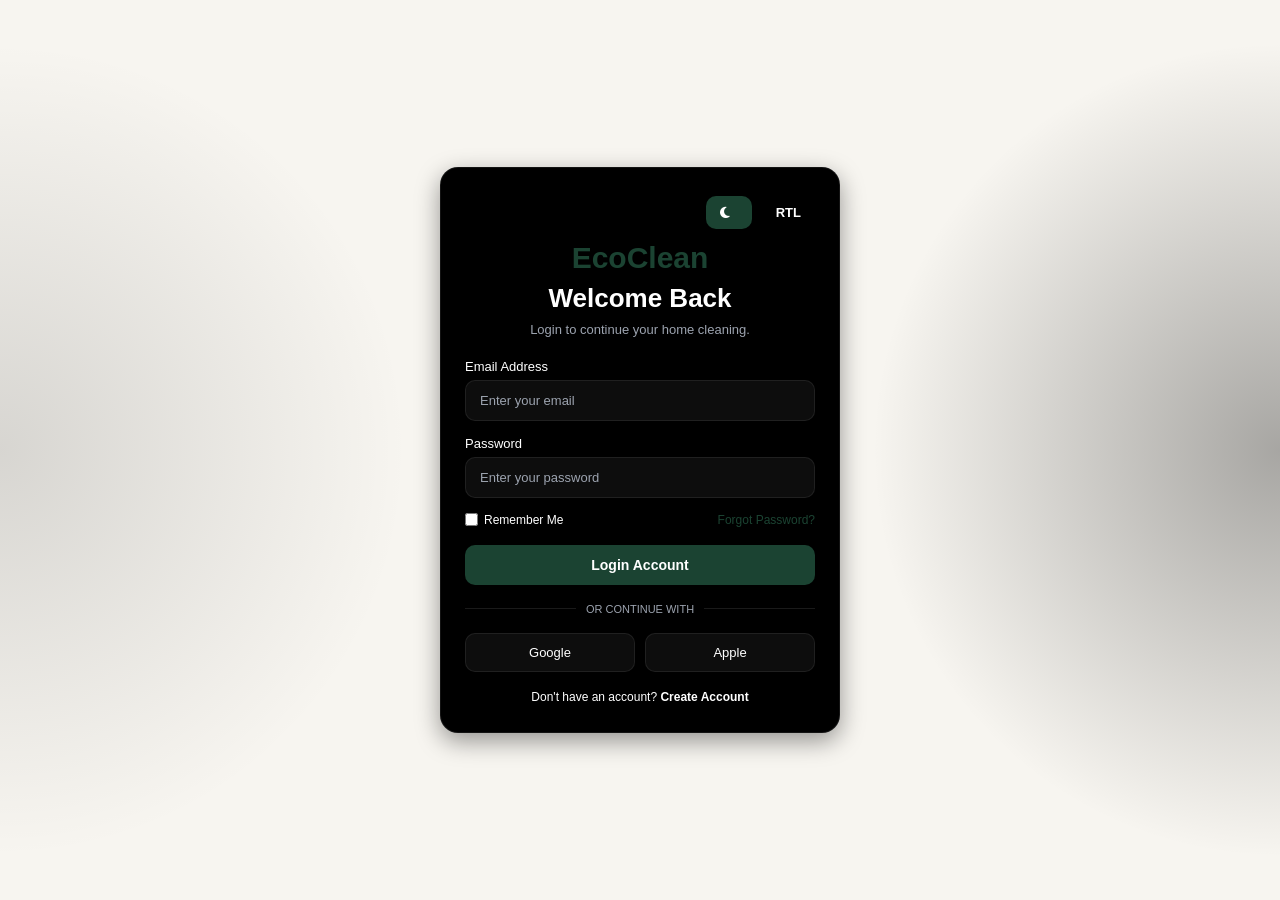
<file: login.html>
<!DOCTYPE html>
<html lang="en">
<head>
    <meta charset="UTF-8">
    <meta name="viewport" content="width=device-width, initial-scale=1.0">
    <title>Eco Cleaning Service</title>

    <link rel="stylesheet" href="login.css">
    <link rel="stylesheet" href="https://cdnjs.cloudflare.com/ajax/libs/font-awesome/6.5.1/css/all.min.css">
 
</head>
<body>
<section class="login-section">
  <div class="login-box">
    <div class="theme-wrapper">
      <button class="theme-toggle" id="themeToggle">
        <i class="fa-solid fa-moon"></i>
        <span></span>
      </button>
      <button class="rtl-toggle" id="rtlToggle">
        RTL
      </button>
    </div>
    <div class="logo" onclick="document.location='index.html'">
      <a href="#home" class="logo" onclick="document.location='index.html'">EcoClean</a>
    </div>
    <h1>Welcome Back</h1>
    <p class="subtitle">
      Login to continue your home cleaning.
    </p>
    <form>
      <div class="input-group">
        <label>Email Address</label>
        <div class="input-box">
          <input type="email" placeholder="Enter your email">
        </div>
      </div>
      <div class="input-group">
        <label>Password</label>
        <div class="input-box">
          <input type="password" placeholder="Enter your password">
        </div>
      </div>
      <div class="options">
        <div class="remember">
          <input type="checkbox">
          <span>Remember Me</span>
        </div>
        <a href='/forgot'>Forgot Password?</a>
    </div>
      <button class="login-btn">
        Login Account
      </button>
    </form>
    <div class="divider">
      <span>OR CONTINUE WITH</span>
    </div>
    <div class="social-buttons">
      <button class="social-btn">
        Google
      </button>
      <button class="social-btn">
        Apple
      </button>
    </div>
    <p class="signup-text">
      Don't have an account?
      <a href="#" onclick="document.location='signup.html'">Create Account</a>
    </p>
  </div>
</section>
<script src="login.js"></script>
</body>
</html>
</file>
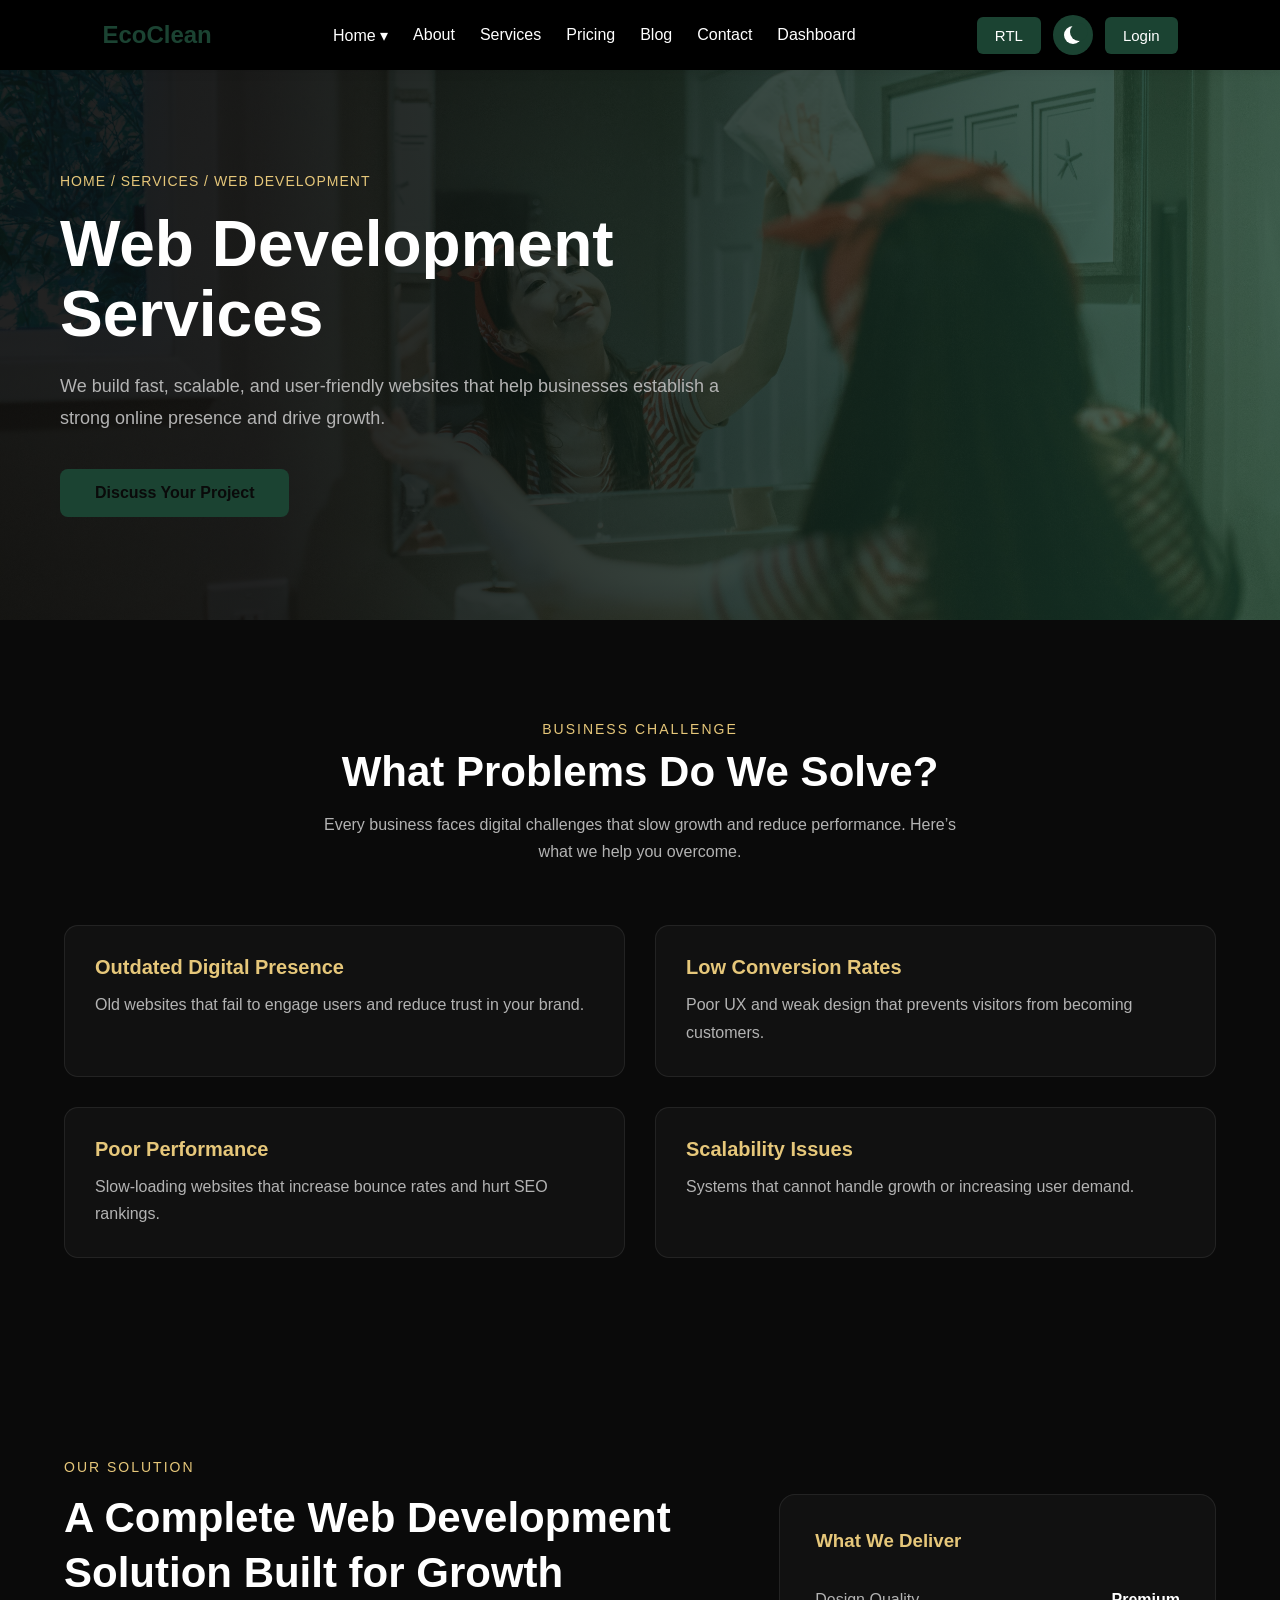
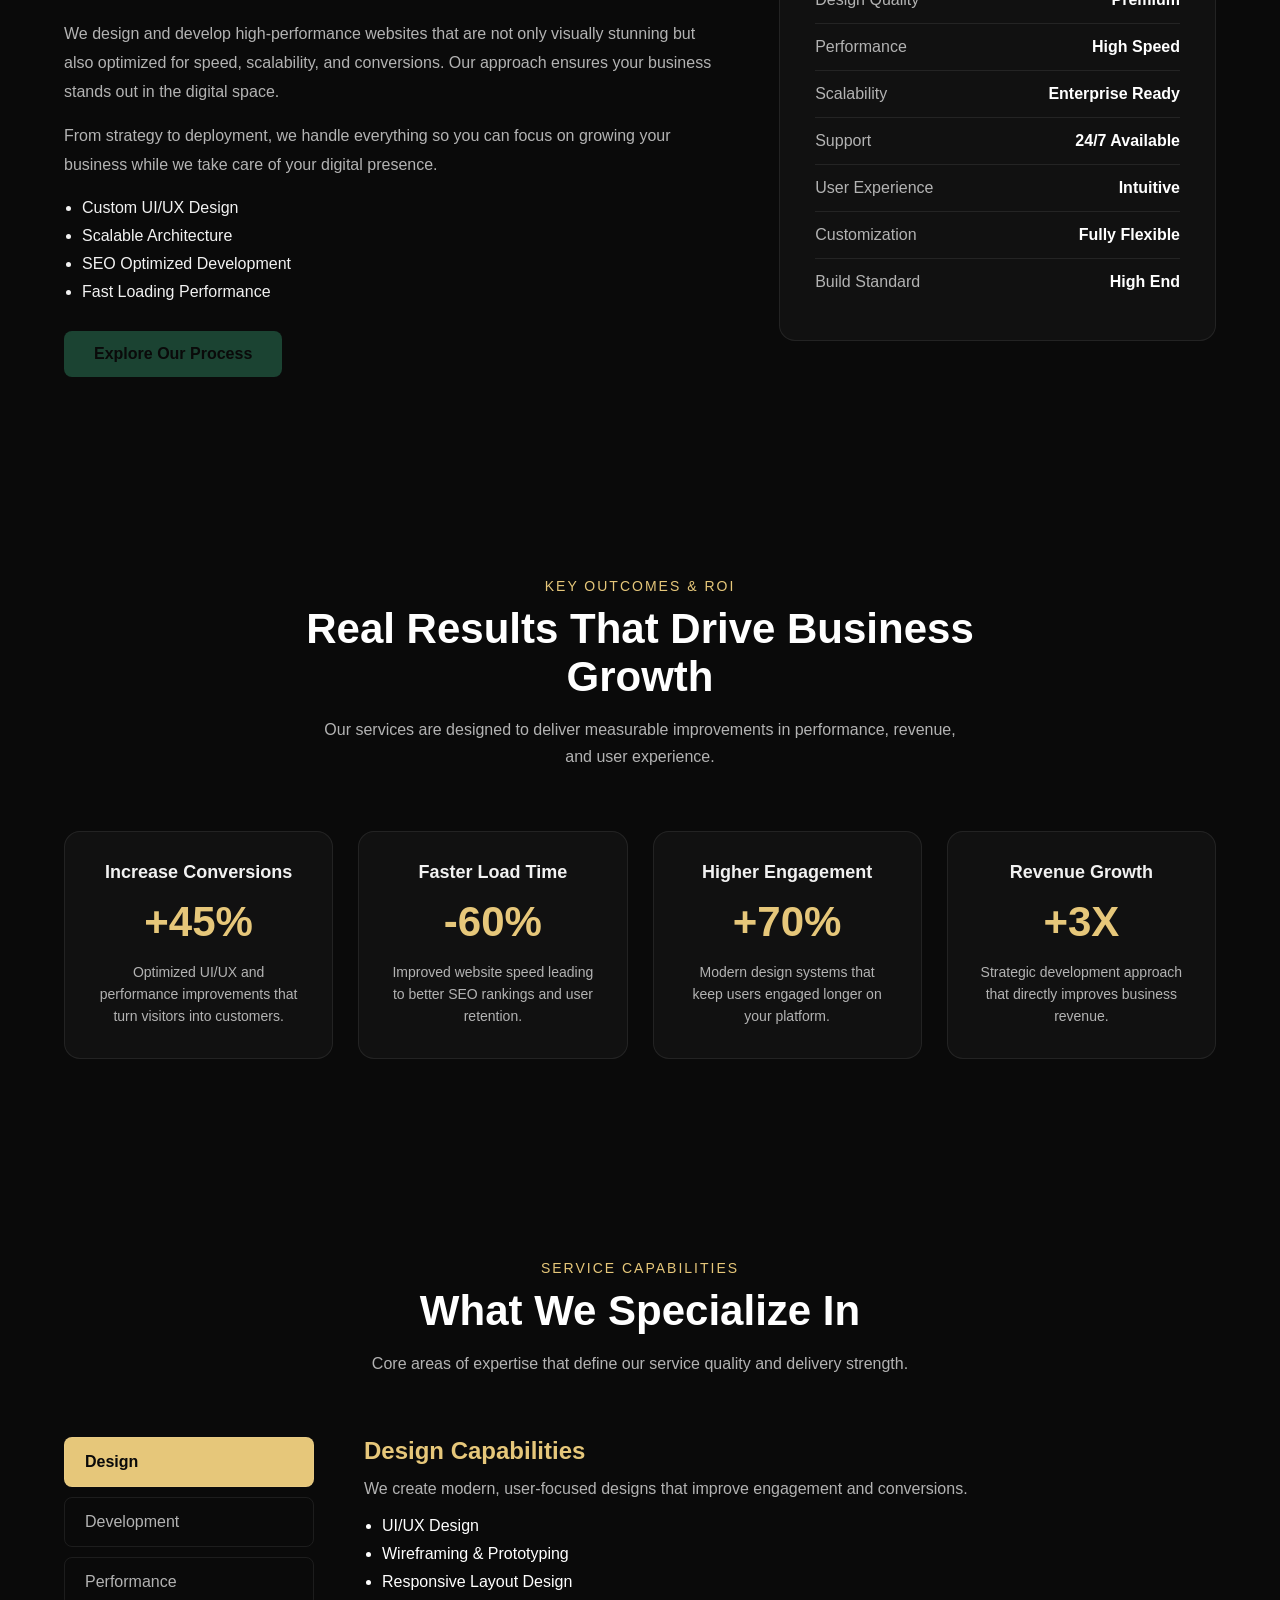
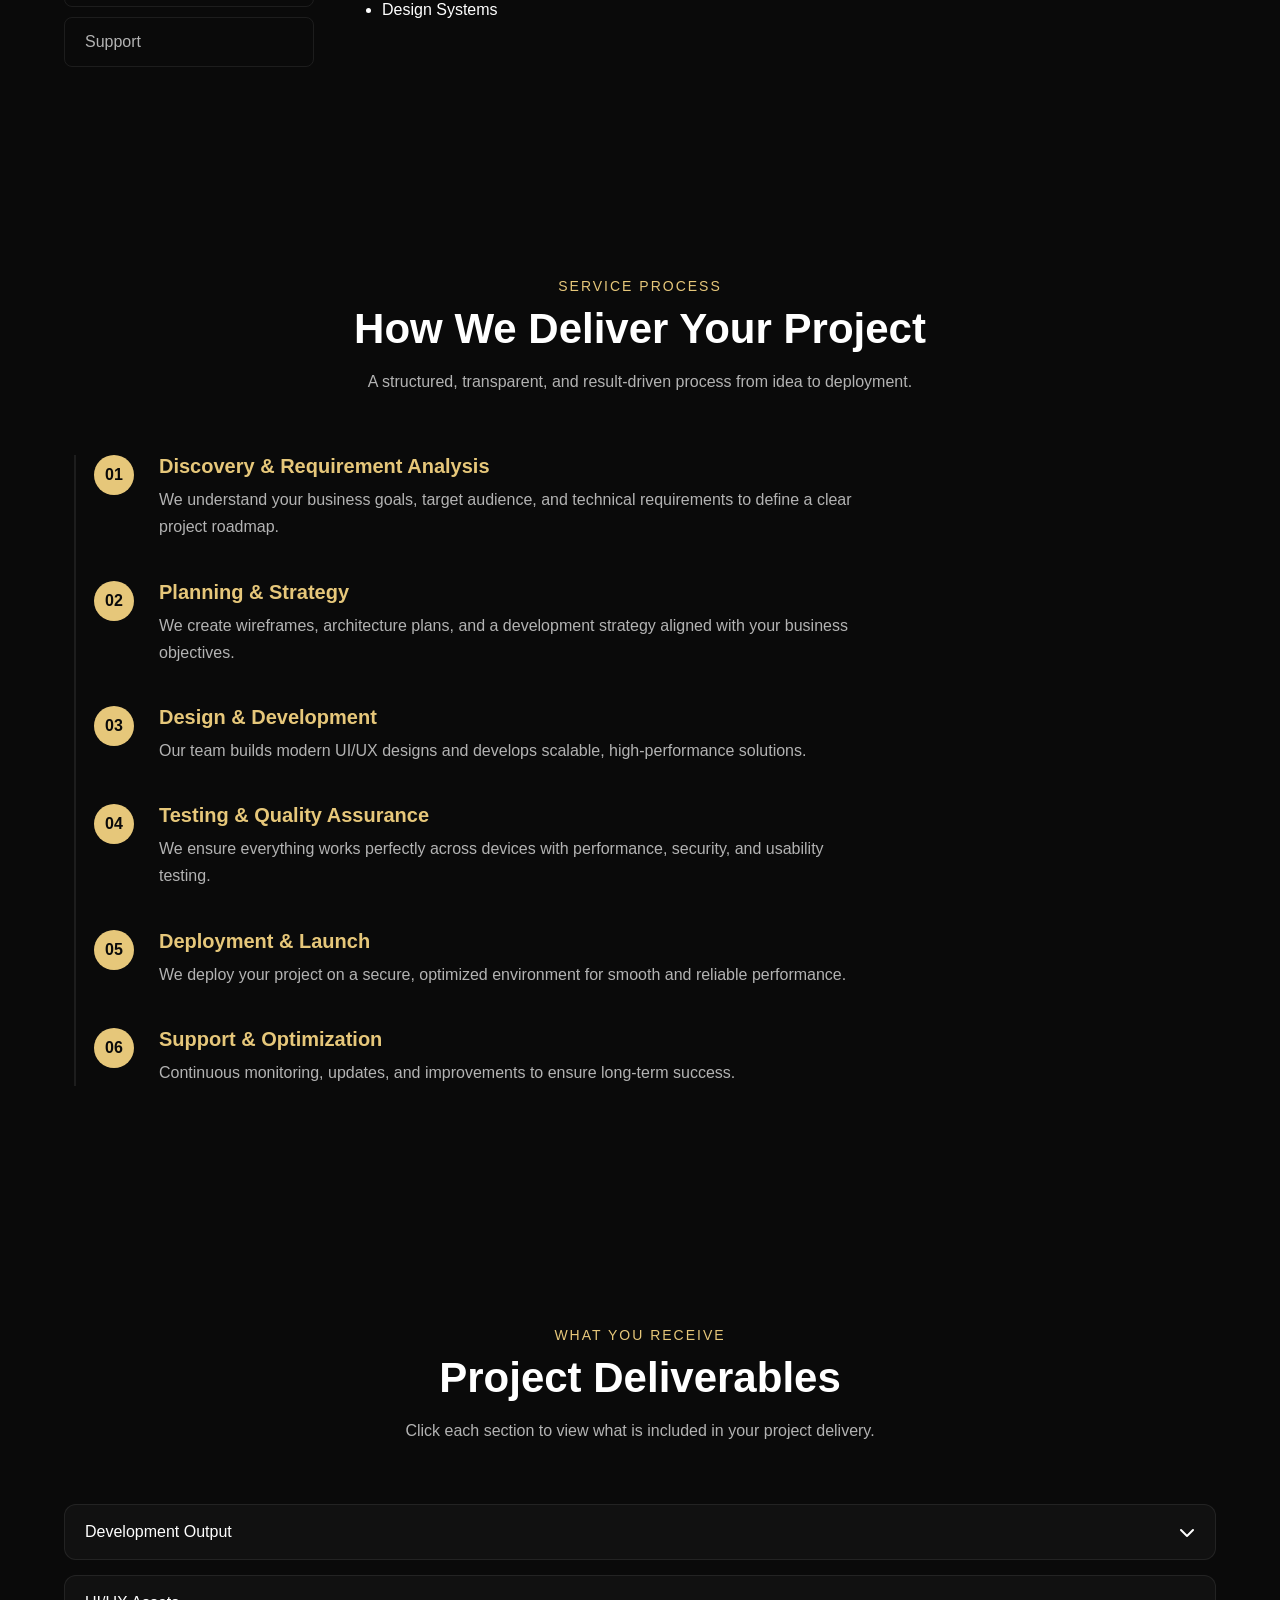
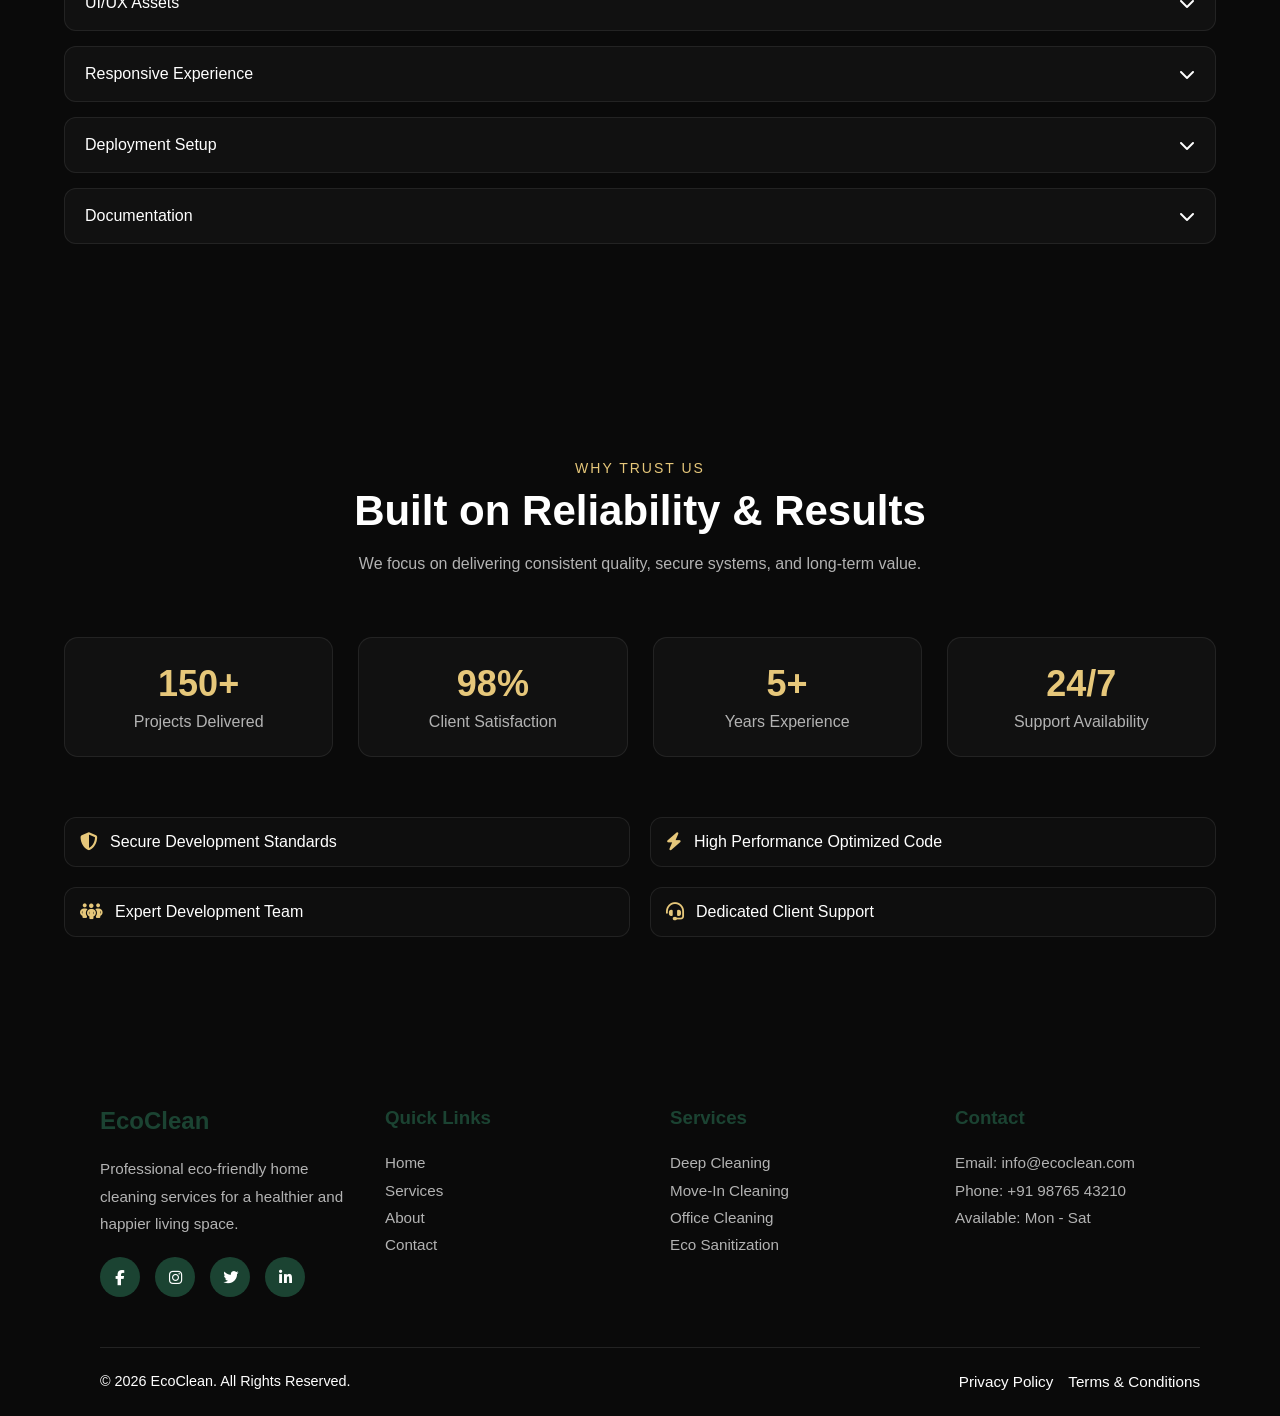
<file: servicedtl.html>
<!DOCTYPE html>
<html lang="en">
<head>
    <meta charset="UTF-8">
    <meta name="viewport" content="width=device-width, initial-scale=1.0">
    <title>Eco Cleaning Service</title>

    <link rel="stylesheet" href="servicedtl.css">
    <script src="index.js" defer></script>
    <link rel="stylesheet" href="https://cdnjs.cloudflare.com/ajax/libs/font-awesome/6.5.1/css/all.min.css">

</head>
<body>
 <header class="header">
  <nav class="navbar">
    <div class="logo">
      <h2>EcoClean</h2>
    </div>
      <ul class="nav-links">
      <li class="dropdown">
        <a href='/'>Home ▾</a>
        <div class="dropdown-menu">
          <a href='index.html'>Home 1</a>
          <a href="home1.html">Home 2</a>
        </div>
      </li>
      <li><a href="about.html">About</a></li>
      <li><a href="service.html">Services</a></li>
      <li><a href="pricing.html">Pricing</a></li>
      <li><a href="blog.html">Blog</a></li>
      <li><a href="contact.html">Contact</a></li>
      <li><a href="dashboard.html">Dashboard</a></li>
      <li class="mobile-login-wrap">
        <a class='mobile-login' href='/login'>Login</a>
      </li>
      </ul>
      <div class="nav-buttons">
      <button class="btn" onclick="enableRTL()">RTL</button>
       <button class="logo-btn" type="button">
       <div class="moon"></div>
      </button>
    <button class="btn login-btn" onclick="openLoginPage()">
      Login
    </button>
    </div>
     <div class="menu-btn" id="menuBtn">
        ☰
    </div>
  </nav>
 </header>

 <section class="service-detail-hero">
    <div class="overlay"></div>
    <div class="container">
        <div class="hero-content">
            <div class="breadcrumb">
                Home / Services / Web Development
            </div>
            <h1>Web Development Services</h1>
            <p>
                We build fast, scalable, and user-friendly websites that help
                businesses establish a strong online presence and drive growth.
            </p>
            <a href="#" class="hero-btn">
                Discuss Your Project
            </a>
        </div>
    </div>
</section>

<section class="business-challenge">
    <div class="container">
        <div class="section-header">
            <span class="subtitle">Business Challenge</span>
            <h2>What Problems Do We Solve?</h2>
            <p>
                Every business faces digital challenges that slow growth and reduce performance.
                Here’s what we help you overcome.
            </p>
        </div>
        <div class="challenge-grid">
            <div class="challenge-card">
                <h3>Outdated Digital Presence</h3>
                <p>
                    Old websites that fail to engage users and reduce trust in your brand.
                </p>
            </div>
            <div class="challenge-card">
                <h3>Low Conversion Rates</h3>
                <p>
                    Poor UX and weak design that prevents visitors from becoming customers.
                </p>
            </div>
            <div class="challenge-card">
                <h3>Poor Performance</h3>
                <p>
                    Slow-loading websites that increase bounce rates and hurt SEO rankings.
                </p>
            </div>
            <div class="challenge-card">
                <h3>Scalability Issues</h3>
                <p>
                    Systems that cannot handle growth or increasing user demand.
                </p>
            </div>
        </div>
    </div>
</section>

<section class="service-intro">
    <div class="container">
        <div class="intro-grid">
            <div class="intro-content">
                <span class="subtitle">Our Solution</span>
                <h2>
                    A Complete Web Development Solution
                    Built for Growth
                </h2>
                <p>
                    We design and develop high-performance websites that are not only visually
                    stunning but also optimized for speed, scalability, and conversions.
                    Our approach ensures your business stands out in the digital space.
                </p>
                <p>
                    From strategy to deployment, we handle everything so you can focus on growing
                    your business while we take care of your digital presence.
                </p>
                <ul class="intro-list">
                    <li>Custom UI/UX Design</li>
                    <li>Scalable Architecture</li>
                    <li>SEO Optimized Development</li>
                    <li>Fast Loading Performance</li>
                </ul>
                <a href="#" class="intro-btn">Explore Our Process</a>
            </div>
            <div class="intro-box">
                <div class="info-card">
                    <h3>What We Deliver</h3>
                    <div class="info-item">
                        <span>Design Quality</span>
                        <strong>Premium</strong>
                    </div>
                    <div class="info-item">
                        <span>Performance</span>
                        <strong>High Speed</strong>
                    </div>
                    <div class="info-item">
                        <span>Scalability</span>
                        <strong>Enterprise Ready</strong>
                    </div>
                    <div class="info-item">
                        <span>Support</span>
                        <strong>24/7 Available</strong>
                    </div>
                    <div class="info-item">
                      <span>User Experience</span>
                      <strong>Intuitive</strong>
                    </div>
                    <div class="info-item">
                      <span>Customization</span>
                      <strong>Fully Flexible</strong>
                    </div>
                    <div class="info-item">
                      <span>Build Standard</span>
                      <strong>High End</strong>
                    </div>
                </div>
            </div>
        </div>
    </div>
</section>

<section class="roi-section">
    <div class="container">
        <div class="section-header">
            <span class="subtitle">Key Outcomes & ROI</span>
            <h2>Real Results That Drive Business Growth</h2>
            <p>
                Our services are designed to deliver measurable improvements in performance,
                revenue, and user experience.
            </p>
        </div>
        <div class="roi-grid">
            <div class="roi-card">
                <h3>Increase Conversions</h3>
                <div class="roi-value">+45%</div>
                <p>Optimized UI/UX and performance improvements that turn visitors into customers.</p>
            </div>
            <div class="roi-card">
                <h3>Faster Load Time</h3>
                <div class="roi-value">-60%</div>
                <p>Improved website speed leading to better SEO rankings and user retention.</p>
            </div>
            <div class="roi-card">
                <h3>Higher Engagement</h3>
                <div class="roi-value">+70%</div>
                <p>Modern design systems that keep users engaged longer on your platform.</p>
            </div>
            <div class="roi-card">
                <h3>Revenue Growth</h3>
                <div class="roi-value">+3X</div>
                <p>Strategic development approach that directly improves business revenue.</p>
            </div>
        </div>
    </div>
</section>

<section class="service-capabilities">
    <div class="container">
        <div class="section-header">
            <span class="subtitle">Service Capabilities</span>
            <h2>What We Specialize In</h2>
            <p>Core areas of expertise that define our service quality and delivery strength.</p>
        </div>
        <div class="cap-layout">
            <div class="cap-left">
                <div class="cap-tab active">Design</div>
                <div class="cap-tab">Development</div>
                <div class="cap-tab">Performance</div>
                <div class="cap-tab">Support</div>
            </div>
            <div class="cap-right">
                <div class="cap-content active">
                    <h3>Design Capabilities</h3>
                    <p>We create modern, user-focused designs that improve engagement and conversions.</p>
                    <ul>
                        <li>UI/UX Design</li>
                        <li>Wireframing & Prototyping</li>
                        <li>Responsive Layout Design</li>
                        <li>Design Systems</li>
                    </ul>
                </div>
                <div class="cap-content">
                    <h3>Development Capabilities</h3>
                    <p>Scalable and high-performance web solutions built with modern technologies.</p>
                    <ul>
                        <li>Frontend Development</li>
                        <li>Backend Development</li>
                        <li>API Integration</li>
                        <li>Custom Web Applications</li>
                    </ul>
                </div>
                <div class="cap-content">
                    <h3>Performance Optimization</h3>
                    <p>We ensure your product runs fast, smooth, and SEO optimized.</p>
                    <ul>
                        <li>Speed Optimization</li>
                        <li>SEO Optimization</li>
                        <li>Core Web Vitals</li>
                        <li>Code Optimization</li>
                    </ul>
                </div>
                <div class="cap-content">
                    <h3>Support & Maintenance</h3>
                    <p>Continuous support to keep your system updated and stable.</p>
                    <ul>
                        <li>Bug Fixing</li>
                        <li>System Updates</li>
                        <li>Monitoring</li>
                        <li>Technical Support</li>
                    </ul>
                </div>
            </div>
        </div>
    </div>
</section>

<section class="process-section">
    <div class="container">
        <div class="section-header">
            <span class="subtitle">Service Process</span>
            <h2>How We Deliver Your Project</h2>
            <p>
                A structured, transparent, and result-driven process from idea to deployment.
            </p>
        </div>
        <div class="process-flow">
            <div class="process-step">
                <div class="step-number">01</div>
                <div class="step-content">
                    <h3>Discovery & Requirement Analysis</h3>
                    <p>
                        We understand your business goals, target audience, and technical requirements
                        to define a clear project roadmap.
                    </p>
                </div>
            </div>
            <div class="process-step">
                <div class="step-number">02</div>
                <div class="step-content">
                    <h3>Planning & Strategy</h3>
                    <p>
                        We create wireframes, architecture plans, and a development strategy aligned
                        with your business objectives.
                    </p>
                </div>
            </div>
            <div class="process-step">
                <div class="step-number">03</div>
                <div class="step-content">
                    <h3>Design & Development</h3>
                    <p>
                        Our team builds modern UI/UX designs and develops scalable, high-performance
                        solutions.
                    </p>
                </div>
            </div>
            <div class="process-step">
                <div class="step-number">04</div>
                <div class="step-content">
                    <h3>Testing & Quality Assurance</h3>
                    <p>
                        We ensure everything works perfectly across devices with performance,
                        security, and usability testing.
                    </p>
                </div>
            </div>
            <div class="process-step">
                <div class="step-number">05</div>
                <div class="step-content">
                    <h3>Deployment & Launch</h3>
                    <p>
                        We deploy your project on a secure, optimized environment for smooth
                        and reliable performance.
                    </p>
                </div>
            </div>
            <div class="process-step">
                <div class="step-number">06</div>
                <div class="step-content">
                    <h3>Support & Optimization</h3>
                    <p>
                        Continuous monitoring, updates, and improvements to ensure long-term success.
                    </p>
                </div>
            </div>
        </div>
    </div>
</section>

<section class="deliverables-accordion">
    <div class="container">
        <div class="section-header">
            <span class="subtitle">What You Receive</span>
            <h2>Project Deliverables</h2>
            <p>Click each section to view what is included in your project delivery.</p>
        </div>
        <div class="accordion">
            <div class="accordion-item">
                <button class="accordion-header">
                    Development Output
                    <i class="fa-solid fa-chevron-down"></i>
                </button>
                <div class="accordion-body">
                    Fully structured, clean, and scalable source code with proper architecture.
                </div>
            </div>
            <div class="accordion-item">
                <button class="accordion-header">
                    UI/UX Assets
                    <i class="fa-solid fa-chevron-down"></i>
                </button>
                <div class="accordion-body">
                    Complete design files including layouts, components, and prototypes.
                </div>
            </div>
            <div class="accordion-item">
                <button class="accordion-header">
                    Responsive Experience
                    <i class="fa-solid fa-chevron-down"></i>
                </button>
                <div class="accordion-body">
                    Optimized interface for mobile, tablet, and desktop devices.
                </div>
            </div>
            <div class="accordion-item">
                <button class="accordion-header">
                    Deployment Setup
                    <i class="fa-solid fa-chevron-down"></i>
                </button>
                <div class="accordion-body">
                    Live server setup with optimized hosting and performance tuning.
                </div>
            </div>
            <div class="accordion-item">
                <button class="accordion-header">
                    Documentation
                    <i class="fa-solid fa-chevron-down"></i>
                </button>
                <div class="accordion-body">
                    Complete guide for usage, maintenance, and future updates.
                </div>
            </div>
        </div>
    </div>
</section>

<section class="trust-section">
    <div class="container">
        <div class="section-header">
            <span class="subtitle">Why Trust Us</span>
            <h2>Built on Reliability & Results</h2>
            <p>We focus on delivering consistent quality, secure systems, and long-term value.</p>
        </div>
        <div class="trust-stats">

            <div class="stat-box">
                <h3>150+</h3>
                <p>Projects Delivered</p>
            </div>

            <div class="stat-box">
                <h3>98%</h3>
                <p>Client Satisfaction</p>
            </div>

            <div class="stat-box">
                <h3>5+</h3>
                <p>Years Experience</p>
            </div>

            <div class="stat-box">
                <h3>24/7</h3>
                <p>Support Availability</p>
            </div>

        </div>
        <div class="trust-points">
            <div class="trust-item">
                <i class="fa-solid fa-shield-halved"></i>
                <span>Secure Development Standards</span>
            </div>

            <div class="trust-item">
                <i class="fa-solid fa-bolt"></i>
                <span>High Performance Optimized Code</span>
            </div>

            <div class="trust-item">
                <i class="fa-solid fa-people-group"></i>
                <span>Expert Development Team</span>
            </div>

            <div class="trust-item">
                <i class="fa-solid fa-headset"></i>
                <span>Dedicated Client Support</span>
            </div>
        </div>
    </div>
</section>

<footer class="footer">
  <div class="footer-container">
    <div class="footer-about">
      <h2>EcoClean</h2>
      <p>
        Professional eco-friendly home cleaning services
        for a healthier and happier living space.
      </p>
      <div class="social-icons">
        <a href="#"><i class="fab fa-facebook-f"></i></a>
        <a href="#"><i class="fab fa-instagram"></i></a>
        <a href="#"><i class="fab fa-twitter"></i></a>
        <a href="#"><i class="fab fa-linkedin-in"></i></a>
      </div>
    </div>
    <div class="footer-links">
      <h3>Quick Links</h3>
      <ul>
        <li><a href="#">Home</a></li>
        <li><a href="#">Services</a></li>
        <li><a href="#">About</a></li>
        <li><a href="#">Contact</a></li>
      </ul>
    </div>
    <div class="footer-services">
      <h3>Services</h3>
      <ul>
        <li>Deep Cleaning</li>
        <li>Move-In Cleaning</li>
        <li>Office Cleaning</li>
        <li>Eco Sanitization</li>
      </ul>
    </div>
    <div class="footer-contact">
      <h3>Contact</h3>
      <p>Email: info@ecoclean.com</p>
      <p>Phone: +91 98765 43210</p>
      <p>Available: Mon - Sat</p>
    </div>
  </div>
  <div class="footer-bottom">
    <p>© 2026 EcoClean. All Rights Reserved.</p>
     <div class="footer-links-1">
        <a href="#">Privacy Policy</a>
        <a href="#">Terms & Conditions</a>
     </div>
  </div>
</footer>

<script>
document.addEventListener("DOMContentLoaded", function () {

    const tabs = document.querySelectorAll(".cap-tab");
    const contents = document.querySelectorAll(".cap-content");

    tabs.forEach((tab, index) => {
        tab.addEventListener("click", () => {
            tabs.forEach(t => t.classList.remove("active"));
            contents.forEach(c => c.classList.remove("active"));
            tab.classList.add("active");
            contents[index].classList.add("active");

        });
    });

});
</script>
<script>
document.querySelectorAll(".accordion-header").forEach(button => {
    button.addEventListener("click", () => {
        const item = button.parentElement;

        // close other items (optional but recommended)
        document.querySelectorAll(".accordion-item").forEach(el => {
            if (el !== item) el.classList.remove("active");
        });

        // toggle current
        item.classList.toggle("active");
    });
});
</script>
</body>
</html>
</file>
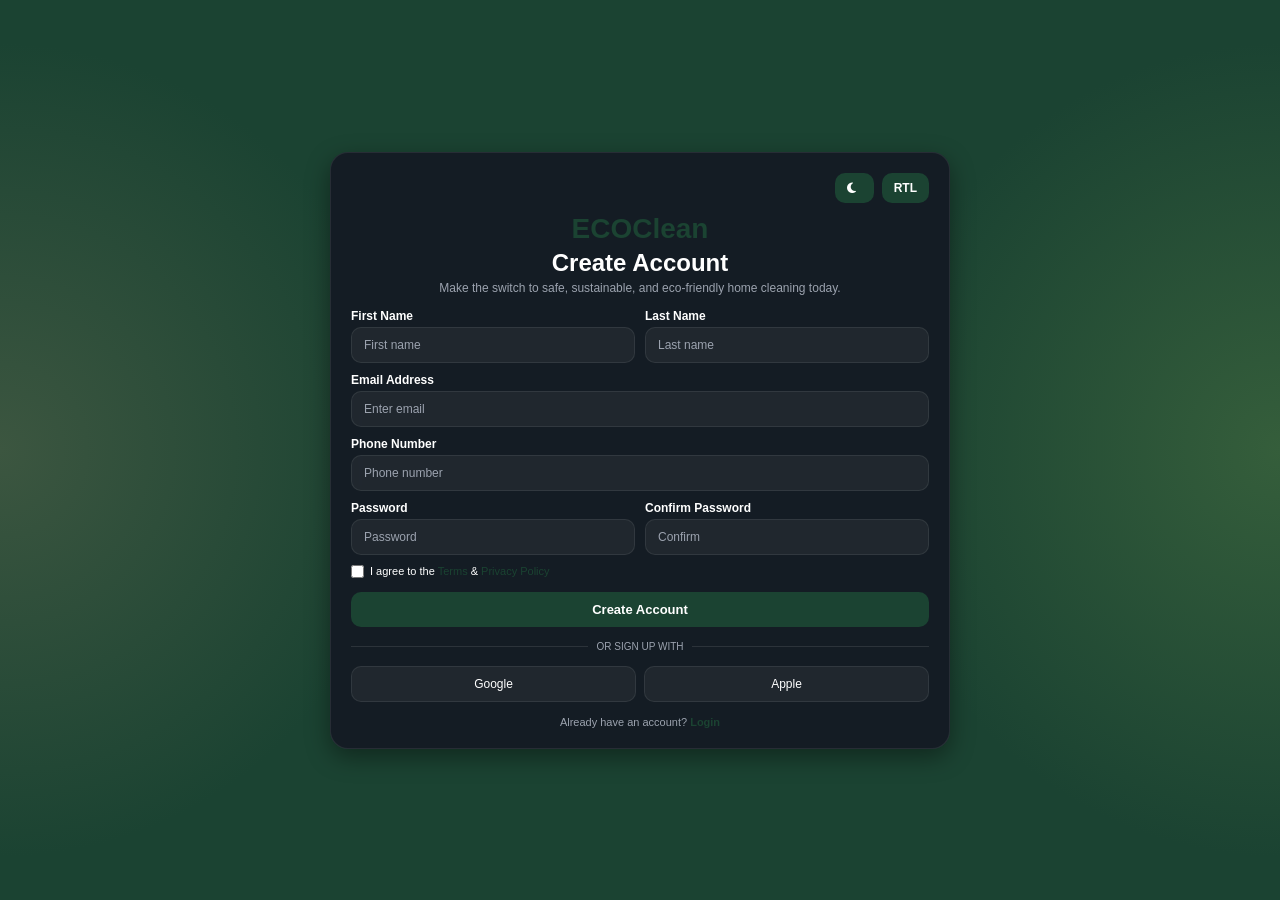
<file: signup.html>
<!DOCTYPE html>
<html lang="en">
<head>
 <meta charset="UTF-8">
 <meta name="viewport" content="width=device-width, initial-scale=1.0">
 <title>Eco Cleaning Service</title>
 <link rel="shortcut icon" href="images/logo.png" type="image/x-icon">
 <link rel="stylesheet" href="https://cdnjs.cloudflare.com/ajax/libs/font-awesome/6.5.1/css/all.min.css">
 <link rel="stylesheet" href="signup.css">
</head>
<body>
<section class="signup-section">
 <div class="signup-box">
 <div class="theme-wrapper">
 <button class="theme-toggle" id="themeToggle">
 <i class="fa-solid fa-moon"></i>
 <span></span>
 </button>
 <button class="rtl-toggle" id="rtlToggle">
 RTL
 </button>
 </div>
 <div class="logo" onclick="document.location='index.html'">
 <span class="bl">ECOClean</span>
 </div>
 <h1>Create Account</h1>
 <p class="subtitle">
 Make the switch to safe, sustainable, and eco-friendly home cleaning today.
 </p>
 <form>
 <div class="double-input">
 <div class="input-group">
 <label>First Name</label>
 <input type="text" placeholder="First name">
 </div>
 <div class="input-group">
 <label>Last Name</label>
 <input type="text" placeholder="Last name">
 </div>
 </div>
 <div class="input-group">
 <label>Email Address</label>
 <input type="email" placeholder="Enter email">
 </div>
 <div class="input-group">
 <label>Phone Number</label>
 <input type="tel" placeholder="Phone number">
 </div>
 <div class="double-input">
 <div class="input-group">
 <label>Password</label>
 <input type="password" placeholder="Password">
 </div>
 <div class="input-group">
 <label>Confirm Password</label>
 <input type="password" placeholder="Confirm">
 </div>
 </div>
 <div class="terms">
 <input type="checkbox">
 <p>
 I agree to the
 <a href="#">Terms</a>
 &
 <a href="#">Privacy Policy</a>
 </p>
 </div>
 <button class="signup-btn">
 Create Account
 </button>
 </form>
 <div class="divider">
 <span>OR SIGN UP WITH</span>
 </div>
 <div class="social-buttons">
 <button class="social-btn">
 Google
 </button>
 <button class="social-btn">
 Apple
 </button>
 </div>
 <p class="login-text">
 Already have an account?
 <a href='/login'>Login</a>
 </p>
 </div>
</section>
<script src="signup.js"></script>
</body>
</html>
</file>
<file: index.css>
:root {
  --primary:#1B4332; 
  --secondary:#E6C77A; 
  --background:#0A0A0A; 
  --white:#ffffff; 
  --gray:#b3b3b3; 
  --light:#f2f2f2;
}

*{
margin:0;
padding:0;
box-sizing:border-box;
font-family:Arial,sans-serif;
}

body{
background:var(--background);
transition:.4s;
}

header{
  position: sticky;
  top: 0;
  z-index: 9999;
  background: #fff; 
  box-shadow: 0 2px 10px rgba(0,0,0,0.08);
}

.navbar{
display:flex;
justify-content:space-between;
align-items:center;
padding:15px 8%;
background:black;
position:relative;
}

.logo h2 {
   color: var(--primary);
}

.nav-links{
display:flex;
align-items:center;
gap:25px;
list-style:none;
}

.nav-links li{
position:relative;
}

.nav-links a{
text-decoration:none;
color:var(--white);
font-size:16px;
transition:.3s;
}

.nav-links a:hover{
color:var(--primary);
}

.dropdown-menu{
position:absolute;
top:20px;
left:0;
width:150px;
background:#2a2a2a;
border-radius:10px;
display:none;
overflow:hidden;
z-index:999;
}

.dropdown-menu a{
display:block;
padding:12px;
}

.dropdown:hover .dropdown-menu{
display:block;
}

.dropdown-menu a:hover{
background:var(--primary);
color:white;
}

.nav-buttons{
display:flex;
align-items:center;
gap:12px;
}

.btn{
padding:10px 18px;
border:none;
border-radius:6px;
cursor:pointer;
background:var(--primary);
color:white;
font-size:15px;
transition:.3s;
}

.btn:hover{
transform:translateY(-3px);
}

.logo-btn{
width:40px;
height:40px;
border:none;
border-radius:50%;
background:var(--primary);
cursor:pointer;
display:flex;
align-items:center;
justify-content:center;
}

.moon{
width:18px;
height:18px;
background:white;
border-radius:50%;
position:relative;
}

.moon::after{
content:"";
position:absolute;
top:-3px;
right:-6px;
width:18px;
height:18px;
background:var(--primary);
border-radius:50%;
}

.mobile-login-wrap{
display:none;
}

.menu-btn{
display:none;
font-size:30px;
color:white;
cursor:pointer;
}

body.light{
background:white;
}

body.light .navbar{
background:var(--light);
}

body.light .nav-links a{
color:black;
}

body.light .menu-btn{
color:black;
}

body.light .dropdown-menu{
background:white;
}

body.light .dropdown-menu a{
color:black;
}

@media(max-width:768px){
.menu-btn{
display:block;
}

.nav-links{
position:absolute;
top:100%;
left:-100%;
width:100%;
background:var(--secondary);
flex-direction:column;
padding:25px;
transition:.5s;
z-index:1000;
}

.nav-links.active{
left:0;
}

.nav-buttons{
position:absolute;
top:420px;
left:-100%;
width:100%;
justify-content:center;
padding:20px;
background:var(--secondary);
transition:.5s;
}

.nav-buttons.active{
left:0;
}

.mobile-login-wrap{
display:block;
}

.login-btn{
display:none;
}

.dropdown-menu{
position:static;
width:100%;
margin-top:10px;
}

body.light .nav-links,
body.light .nav-buttons{
background:var(--light);
}
}

.hero {
  padding: 120px 8% 90px;
  background: var(--background);
  overflow: hidden;
  margin-top: 5px;
  padding-top: 5px;
}

.hero-container {
  max-width: 1200px;
  margin: auto;
  display: flex;
  align-items: center;
  justify-content: space-between;
  gap: 60px;
}

.hero-content {
  flex: 1;
}

.hero-tag {
  display: inline-flex;
  align-items: center;
  gap: 8px;
  padding: 10px 20px;
  border-radius: 50px;
  background: rgba(230, 199, 122, 0.12);
  color: var(--secondary);
  font-size: 14px;
  font-weight: 600;
  border: 1px solid rgba(230, 199, 122, 0.25);
  margin-bottom: 25px;
}

.hero-content h1 {
  font-size: 68px;
  line-height: 1.15;
  color: var(--white);
  margin-bottom: 25px;
  font-weight: 800;
}

.hero-content h1 span {
  color: var(--secondary);
}

.hero-content p {
  color: var(--gray);
  font-size: 17px;
  line-height: 1.9;
  max-width: 600px;
  margin-bottom: 35px;
}

.hero-buttons {
  display: flex;
  gap: 18px;
  margin-bottom: 45px;
}

.hero-buttons .btn {
  display: inline-flex;
  align-items: center;
  gap: 10px;
  padding: 15px 30px;
  border-radius: 50px;
  text-decoration: none;
  font-weight: 700;
  transition: 0.3s ease;
}

.primary-btn {
  background: var(--primary);
  color: var(--background);
}

.primary-btn:hover {
  background: var(--white);
  color: var(--primary);
}

.secondary-btn {
  border: 1px solid rgba(255,255,255,0.15);
  color: var(--white);
  background: transparent;
}

.secondary-btn:hover {
  background: var(--primary);
  border-color: var(--secondary);
}

.hero-features {
  display: grid;
  grid-template-columns: repeat(2, 1fr);
  gap: 20px;
}

.feature-card {
  display: flex;
  align-items: flex-start;
  gap: 15px;
  background: var(--primary);
  padding: 20px;
  border-radius: 18px;
  border: 1px solid rgba(255,255,255,0.08);
  transition: 0.3s ease;
}

.feature-card:hover {
  transform: translateY(-6px);
  border-color: var(--secondary);
  box-shadow: 0 10px 30px rgba(230, 199, 122, 0.12);
}

.feature-card i {
  width: 55px;
  height: 55px;
  background: rgba(230, 199, 122, 0.12);
  color: var(--secondary);
  display: flex;
  align-items: center;
  justify-content: center;
  border-radius: 50%;
  font-size: 22px;
}

.feature-card h3 {
  color: var(--white);
  font-size: 18px;
  margin-bottom: 6px;
}

.feature-card p {
  color: var(--gray);
  font-size: 14px;
  line-height: 1.6;
  margin: 0;
}

.hero-image {
  flex: 1;
  position: relative;
}

.hero-image img {
  width: 100%;
  border-radius: 30px;
  object-fit: cover;
  border: 2px solid rgba(255,255,255,0.08);
  transition: 0.4s ease;
}

.hero-image img:hover {
  transform: scale(1.02);
  border-color: var(--secondary);
  box-shadow: 0 15px 40px rgba(230, 199, 122, 0.12);
}

body.light .hero{
 background:
  linear-gradient(
  rgba(255,255,255,.55),
  rgba(255,255,255,.55)
),
  url("images/hero1.jpg");
}

body.light .hero-container h1,
body.light .secondary-btn {
 color:black;
}

body.light .hero-container p {
 color:#333;
}

body.light .hero-features p {
  color: white;
}

@media (max-width: 768px) {
  .hero {
    padding: 100px 5% 70px;
  }
  .hero-container {
    flex-direction: column;
    text-align: center;
    gap: 50px;
  }
  .hero-content h1 {
    font-size: 52px;
  }
  .hero-content p {
    margin: auto auto 35px;
  }
  .hero-buttons {
    justify-content: center;
    flex-wrap: wrap;
  }
  .hero-features {
    grid-template-columns: repeat(2, 1fr);
  }
}

@media (max-width: 360px) {
  .hero {
    padding: 90px 15px 50px;
  }
  .hero-content h1 {
    font-size: 38px;
  }
  .hero-content p {
    font-size: 14px;
  }
  .hero-buttons {
    flex-direction: column;
  }
  .hero-buttons .btn {
    width: 100%;
    justify-content: center;
  }
  .hero-features {
    grid-template-columns: 1fr;
  }
  .feature-card {
    padding: 18px;
  }
  .feature-card i {
    width: 50px;
    height: 50px;
    font-size: 20px;
  }
  .feature-card h3 {
    font-size: 16px;
  }
  .feature-card p {
    font-size: 13px;
  }
}

.about {
  padding: 90px 8%;
  background: var(--background);
}

.about-container {
  max-width: 1200px;
  margin: auto;
  display: flex;
  align-items: center;
  gap: 60px;
}

.about-image {
  flex: 1;
}

.about-image img {
  width: 100%;
  border-radius: 25px;
  object-fit: cover;
  border: 2px solid rgba(255,255,255,0.08);
  transition: 0.4s ease;
}

.about-image img:hover {
  transform: scale(1.02);
  border-color: var(--secondary);
  box-shadow: 0 12px 35px rgba(230, 199, 122, 0.12);
}

.about-content {
  flex: 1;
}

.about-content .section-tag {
  display: inline-block;
  padding: 8px 18px;
  border-radius: 30px;
  background: rgba(230, 199, 122, 0.12);
  color: var(--secondary);
  font-size: 14px;
  font-weight: 600;
  border: 1px solid rgba(230, 199, 122, 0.25);
  margin-bottom: 20px;
}

.about-content h2 {
  font-size: 42px;
  color: var(--white);
  line-height: 1.3;
  margin-bottom: 25px;
}

.about-content p {
  color: var(--gray);
  line-height: 1.8;
  font-size: 16px;
  margin-bottom: 18px;
}

.about-features {
  margin-top: 30px;
  display: flex;
  flex-direction: column;
  gap: 18px;
}

.feature {
  display: flex;
  align-items: center;
  gap: 15px;
  background: var(--primary);
  padding: 16px 20px;
  border-radius: 15px;
  border: 1px solid rgba(255,255,255,0.08);
  transition: 0.3s ease;
}

.feature:hover {
  transform: translateX(8px);
  border-color: var(--secondary);
}

.feature i {
  width: 50px;
  height: 50px;
  background: rgba(230, 199, 122, 0.12);
  color: var(--secondary);
  display: flex;
  align-items: center;
  justify-content: center;
  border-radius: 50%;
  font-size: 20px;
}

.feature span {
  color: var(--white);
  font-size: 16px;
  font-weight: 500;
}

.about-btn {
  display: inline-block;
  margin-top: 35px;
  padding: 14px 35px;
  background: var(--primary);
  color: var(--background);
  text-decoration: none;
  border-radius: 50px;
  font-weight: 700;
  transition: 0.3s ease;
}

.about-btn:hover {
  background: var(--white);
  color: var(--primary);
}

body.light .about{
 background:white;
}

body.light .about-content h2{
 color:black;
}

body.light .about-content p{
 color:#444;
}

body.light .about-features{
 background:#f2f2f2;
}

@media (max-width: 768px) {
  .about {
    padding: 70px 5%;
  }
  .about-container {
    flex-direction: column;
    gap: 40px;
  }
  .about-content h2 {
    font-size: 34px;
  }
}

@media (max-width: 360px) {
  .about {
    padding: 50px 15px;
  }
  .about-container {
    gap: 30px;
  }
  .about-content h2 {
    font-size: 28px;
  }
  .about-content p {
    font-size: 14px;
  }
  .feature {
    padding: 14px 16px;
  }
  .feature span {
    font-size: 14px;
  }
  .feature i {
    width: 45px;
    height: 45px;
    font-size: 18px;
  }
  .about-btn {
    width: 100%;
    text-align: center;
  }
}

.services {
  padding: 90px 8%;
  background: var(--background);
}

.services-container {
  max-width: 1200px;
  margin: auto;
}

.section-header {
  text-align: center;
  margin-bottom: 70px;
}

.section-tag {
  display: inline-flex;
  align-items: center;
  gap: 8px;
  padding: 8px 18px;
  border-radius: 30px;
  background: rgba(230, 199, 122, 0.12);
  color: var(--secondary);
  font-size: 14px;
  font-weight: 600;
  border: 1px solid rgba(230, 199, 122, 0.25);
}

.section-header h2 {
  font-size: 42px;
  color: var(--white);
  margin: 20px 0 15px;
}

.section-header p {
  max-width: 700px;
  margin: auto;
  color: var(--gray);
  line-height: 1.8;
  font-size: 16px;
}

.services-grid {
  display: grid;
  grid-template-columns: repeat(3, 1fr);
  gap: 30px;
}

.service-card {
  background: var(--primary);
  padding: 40px 30px;
  border-radius: 24px;
  text-align: center;
  transition: 0.4s ease;
  border: 1px solid rgba(255,255,255,0.08);
  position: relative;
  overflow: hidden;
}

.service-card:hover {
  transform: translateY(-10px);
  border-color: var(--secondary);
  box-shadow: 0 12px 35px rgba(230, 199, 122, 0.12);
}

.service-card i {
  width: 80px;
  height: 80px;
  background: rgba(230, 199, 122, 0.12);
  color: var(--secondary);
  display: flex;
  align-items: center;
  justify-content: center;
  margin: auto auto 25px;
  border-radius: 50%;
  font-size: 32px;
  transition: 0.4s ease;
}

.service-card:hover i {
  background: var(--secondary);
  color: var(--background);
  transform: rotateY(180deg);
}

.service-card h3 {
  font-size: 24px;
  color: var(--white);
  margin-bottom: 15px;
}

.service-card p {
  color: var(--gray);
  line-height: 1.7;
  font-size: 15px;
}

.services-btn {
  text-align: center;
  margin-top: 50px;
}

.services-btn .btn {
  display: inline-block;
  padding: 14px 36px;
  background: var(--primary);
  color: var(--background);
  text-decoration: none;
  border-radius: 50px;
  font-weight: 700;
  transition: 0.3s ease;
}

.services-btn .btn:hover {
  background: var(--white);
  color: var(--primary);
}

body.light .services{
 background:#f2f2f2;
}

body.light .services h2{
 color:black;
}

body.light .service-card{
 background:white;
}

body.light .service-card h3,
body.light .service-card p {
 color:#444;
}

@media (max-width: 768px) {
  .services {
    padding: 70px 5%;
  }
  .services-grid {
    grid-template-columns: repeat(2, 1fr);
  }
  .section-header h2 {
    font-size: 34px;
  }
}

@media (max-width: 360px) {
  .services {
    padding: 50px 15px;
  }
  .services-grid {
    grid-template-columns: 1fr;
  }
  .section-header h2 {
    font-size: 28px;
  }
  .section-header p {
    font-size: 14px;
  }
  .service-card {
    padding: 30px 20px;
  }
  .service-card i {
    width: 70px;
    height: 70px;
    font-size: 28px;
  }
  .service-card h3 {
    font-size: 22px;
  }
  .service-card p {
    font-size: 14px;
  }
  .services-btn .btn {
    width: 100%;
  }
}

.why-choose-us {
  padding: 90px 8%;
  background: var(--background);
}

.why-container {
  max-width: 1200px;
  margin: auto;
}

.section-header {
  text-align: center;
  margin-bottom: 70px;
}

.section-tag {
  display: inline-flex;
  align-items: center;
  gap: 8px;
  padding: 8px 18px;
  border-radius: 30px;
  background: rgba(230, 199, 122, 0.12);
  color: var(--secondary);
  font-size: 14px;
  font-weight: 600;
  border: 1px solid rgba(230, 199, 122, 0.25);
}

.section-header h2 {
  font-size: 42px;
  color: var(--white);
  margin: 20px 0 15px;
}

.section-header p {
  max-width: 700px;
  margin: auto;
  color: var(--gray);
  line-height: 1.8;
  font-size: 16px;
}

.why-content {
  display: flex;
  align-items: center;
  gap: 60px;
}

.why-image {
  flex: 1;
}

.why-image img {
  width: 100%;
  border-radius: 25px;
  object-fit: cover;
  border: 2px solid rgba(255,255,255,0.06);
  transition: 0.4s ease;
}

.why-image img:hover {
  transform: scale(1.02);
  border-color: var(--secondary);
}

.why-list {
  flex: 1;
  display: flex;
  flex-direction: column;
  gap: 25px;
}

.why-item {
  display: flex;
  align-items: flex-start;
  gap: 20px;
  background: var(--primary);
  padding: 25px;
  border-radius: 20px;
  border: 1px solid rgba(255,255,255,0.08);
  transition: 0.4s ease;
}

.why-item:hover {
  transform: translateY(-8px);
  border-color: var(--secondary);
  box-shadow: 0 12px 30px rgba(230, 199, 122, 0.12);
}

.why-item i {
  min-width: 60px;
  height: 60px;
  background: rgba(230, 199, 122, 0.12);
  color: var(--secondary);
  display: flex;
  align-items: center;
  justify-content: center;
  border-radius: 50%;
  font-size: 24px;
}

.why-item h3 {
  color: var(--white);
  font-size: 22px;
  margin-bottom: 10px;
}

.why-item p {
  color: var(--gray);
  line-height: 1.7;
  font-size: 15px;
}

body.light .why-choose-us {
  background: white;
}

body.light .why-choose-us h2 {
  color: black;
}

@media (max-width: 768px) {
  .why-choose-us {
    padding: 70px 5%;
  }
  .why-content {
    flex-direction: column;
    gap: 40px;
  }
  .section-header h2 {
    font-size: 34px;
  }
  .why-image img {
    width: 100%;
  }
}

@media (max-width: 360px) {
  .why-choose-us {
    padding: 50px 15px;
  }
  .section-header h2 {
    font-size: 28px;
  }
  .section-header p {
    font-size: 14px;
  }
  .why-item {
    flex-direction: column;
    text-align: center;
    align-items: center;
    padding: 22px;
  }
  .why-item i {
    width: 55px;
    height: 55px;
    font-size: 22px;
  }
  .why-item h3 {
    font-size: 20px;
  }
  .why-item p {
    font-size: 14px;
  }
}

.eco-impact {
  padding: 90px 8%;
  background: var(--background);
  position: relative;
  overflow: hidden;
}

.eco-container {
  max-width: 1200px;
  margin: auto;
}

.section-header {
  text-align: center;
  margin-bottom: 70px;
}

.section-tag {
  display: inline-flex;
  align-items: center;
  gap: 8px;
  padding: 8px 18px;
  border-radius: 30px;
  background: rgba(230, 199, 122, 0.12);
  color: var(--secondary);
  font-size: 14px;
  font-weight: 600;
  border: 1px solid rgba(230, 199, 122, 0.25);
}

.section-header h2 {
  font-size: 42px;
  color: var(--white);
  margin: 20px 0 15px;
}

.section-header p {
  max-width: 700px;
  margin: auto;
  color: var(--gray);
  line-height: 1.8;
  font-size: 16px;
}

.eco-timeline {
  position: relative;
  max-width: 1000px;
  margin: auto;
}

.eco-timeline::before {
  content: "";
  position: absolute;
  width: 4px;
  background: var(--secondary);
  top: 0;
  bottom: 0;
  left: 50%;
  transform: translateX(-50%);
  border-radius: 20px;
}

.eco-step {
  position: relative;
  width: 50%;
  padding: 20px 40px;
}

.eco-step.left {
  left: 0;
  text-align: right;
}

.eco-step.right {
  left: 50%;
}

.eco-step::before {
  content: "";
  position: absolute;
  top: 35px;
  width: 18px;
  height: 18px;
  background: var(--secondary);
  border: 4px solid var(--primary);
  border-radius: 50%;
  z-index: 2;
}

.eco-step.left::before {
  right: -11px;
}

.eco-step.right::before {
  left: -11px;
}

.eco-step .content {
  background: var(--primary);
  padding: 30px;
  border-radius: 20px;
  position: relative;
  transition: 0.4s ease;
  border: 1px solid rgba(255,255,255,0.08);
}

.eco-step .content:hover {
  transform: translateY(-8px);
  border-color: var(--secondary);
  box-shadow: 0 12px 30px rgba(230, 199, 122, 0.12);
}

.eco-step .content i {
  font-size: 35px;
  color: var(--secondary);
  margin-bottom: 18px;
}

.eco-step .content h3 {
  font-size: 24px;
  color: var(--white);
  margin-bottom: 12px;
}

.eco-step .content p {
  color: var(--gray);
  line-height: 1.7;
  font-size: 15px;
}

body.light .eco-impact {
  background: white;
}

body.light .eco-impact h2 {
  color: black;
}

@media (max-width: 768px) {
  .eco-impact {
    padding: 70px 5%;
  }
  .section-header h2 {
    font-size: 34px;
  }
  .eco-timeline::before {
    left: 25px;
  }
  .eco-step {
    width: 100%;
    padding-left: 70px;
    padding-right: 15px;
    margin-bottom: 40px;
  }
  .eco-step.left,
  .eco-step.right {
    left: 0;
    text-align: left;
  }
  .eco-step.left::before,
  .eco-step.right::before {
    left: 16px;
  }
}

@media (max-width: 360px) {
  .eco-impact {
    padding: 50px 15px;
  }
  .section-header h2 {
    font-size: 28px;
  }
  .section-header p {
    font-size: 14px;
  }
  .eco-step {
    padding-left: 60px;
    padding-right: 0;
  }
  .eco-step .content {
    padding: 22px;
  }
  .eco-step .content h3 {
    font-size: 20px;
  }
  .eco-step .content p {
    font-size: 14px;
  }
  .eco-step .content i {
    font-size: 28px;
  }
}

.pricing {
  padding: 80px 8%;
  background: var(--background);
}

.pricing-container {
  max-width: 1200px;
  margin: auto;
}

.section-header {
  text-align: center;
  margin-bottom: 60px;
}

.section-tag {
  display: inline-flex;
  align-items: center;
  gap: 8px;
  background: rgba(230, 199, 122, 0.15);
  color: var(--secondary);
  padding: 8px 18px;
  border-radius: 30px;
  font-size: 14px;
  font-weight: 600;
  margin-bottom: 15px;
  border: 1px solid rgba(230, 199, 122, 0.3);
}

.section-header h2 {
  font-size: 42px;
  color: var(--white);
  margin-bottom: 15px;
}

.section-header p {
  max-width: 700px;
  margin: auto;
  color: var(--gray);
  font-size: 16px;
  line-height: 1.7;
}

.pricing-grid {
  display: grid;
  grid-template-columns: repeat(3, 1fr);
  gap: 30px;
}

.pricing-card {
  background: var(--primary);
  padding: 45px 30px;
  border-radius: 24px;
  text-align: center;
  position: relative;
  transition: 0.4s ease;
  border: 1px solid rgba(255,255,255,0.08);
  overflow: hidden;
}

.pricing-card:hover {
  transform: translateY(-10px);
  border-color: var(--secondary);
  box-shadow: 0 12px 35px rgba(230, 199, 122, 0.15);
}

.pricing-card.popular {
  background: linear-gradient(
    135deg,
    var(--primary),
    #24503d
  );
  transform: scale(1.05);
  border: 2px solid var(--secondary);
}

.badge {
  position: absolute;
  top: 18px;
  right: -35px;
  background: var(--secondary);
  color: var(--background);
  padding: 8px 40px;
  font-size: 13px;
  font-weight: 700;
  transform: rotate(45deg);
}

.pricing-card h3 {
  font-size: 24px;
  margin-bottom: 15px;
  color: var(--white);
}

.pricing-card h2 {
  font-size: 50px;
  color: var(--secondary);
  margin-bottom: 25px;
}

.pricing-card ul {
  list-style: none;
  padding: 0;
  margin-bottom: 30px;
}

.pricing-card ul li {
  margin: 14px 0;
  color: var(--light);
  font-size: 16px;
}

.pricing-card .btn {
  display: inline-block;
  padding: 14px 35px;
  background: var(--secondary);
  color: var(--background);
  border-radius: 50px;
  text-decoration: none;
  font-weight: 700;
  transition: 0.3s ease;
}

.pricing-card .btn:hover {
  background: var(--white);
  color: var(--primary);
}

body.light .pricing {
  background: white;
}

body.light .pricing-container h2 {
  color: black;
}

@media (max-width: 768px){
  .pricing {
    padding: 60px 5%;
  }
  .pricing-grid {
    grid-template-columns: repeat(2, 1fr);
  }
  .section-header h2 {
    font-size: 34px;
  }
  .pricing-card.popular {
    transform: scale(1);
  }
}

@media (max-width: 360px){
  .pricing {
    padding: 50px 15px;
  }
  .pricing-grid {
    grid-template-columns: 1fr;
  }
  .section-header h2 {
    font-size: 28px;
  }
  .section-header p {
    font-size: 14px;
  }
  .pricing-card {
    padding: 35px 20px;
  }
  .pricing-card h2 {
    font-size: 40px;
  }
  .pricing-card h3 {
    font-size: 22px;
  }
  .pricing-card ul li {
    font-size: 15px;
  }
  .pricing-card .btn {
    width: 100%;
  }
}

.testimonials-section {
  padding: 80px 20px;
  background: var(--background);
  text-align: center;
}

.testimonial {
  max-width: 800px;
  margin: 0 auto 50px;
  padding-bottom: 30px;
  border-bottom: 1px solid rgba(255, 255, 255, 0.1);
}

.quote {
  font-size: 1.4rem;
  line-height: 1.8;
  color: var(--light);
  font-style: italic;
  margin-bottom: 15px;
}

.testimonial h3 {
  font-size: 1rem;
  color: var(--secondary);
  font-weight: 600;
  letter-spacing: 1px;
}

body.light .testimonials-section {
  background: white;
}

body.light .testimonials-section p {
  color: black;
}

@media (max-width: 768px) {
  .testimonials-section {
    gap: 20px;
    padding: 60px 5%;
  }
  .testimonial {
    width: 100%;
    max-width: 500px;
  }
}

@media (max-width: 360px) {
  .testimonials-section {
    padding: 40px 15px;
  }
  .testimonial {
    width: 100%;
    padding: 25px 20px;
  }
  .quote {
    font-size: 14px;
  }
  .testimonial h3 {
    font-size: 16px;
  }
}

.footer {
  background: var(--background);
  color: var(--light);
  padding: 70px 20px 20px;
  padding-left: 100px;
  padding-right: 80px;
}

.footer-container {
  max-width: 1200px;
  margin: auto;
  display: grid;
  grid-template-columns: repeat(auto-fit, minmax(220px, 1fr));
  gap: 40px;
}

.footer h2,
.footer h3 {
  color: var(--primary);
  margin-bottom: 20px;
}

.footer p,
.footer li,
.footer a {
  color: var(--gray);
  font-size: 0.95rem;
  line-height: 1.8;
  text-decoration: none;
  list-style: none;
}

.footer ul {
  padding: 0;
}

.footer a:hover {
  color: var(--white);
}

.social-icons {
  margin-top: 20px;
  display: flex;
  gap: 15px;
}

.social-icons a {
  width: 40px;
  height: 40px;
  background: var(--primary);
  color: var(--white);
  display: flex;
  align-items: center;
  justify-content: center;
  border-radius: 50%;
  transition: 0.3s ease;
}

.social-icons a:hover {
  background: var(--secondary);
  color: var(--background);
}

.footer-bottom {
  border-top: 1px solid rgba(255,255,255,0.1);
  margin-top: 50px;
  padding-top: 20px;
  text-align: left;
  display: flex;
  justify-content: space-between;
  align-items: center;
  flex-wrap: wrap;
}

.footer-bottom p {
  color: white;
  font-size: 0.9rem;
}

.footer-links-1 {
    display: flex;
    gap: 15px;
}

.footer-links-1 a {
    color: white;
    text-decoration: none;
    text-align: right;
}

body.light .footer{
background: white;
}

body.light .footer-box p,
body.light .footer-box ul li a,
body.light .footer-bottom p,
body.light .footer-links-1 a{
color:black;
}

body.light .footer-bottom{
border-top:1px solid black;
}

@media (max-width: 768px) {
  .footer {
    text-align: center;
  }
  .social-icons {
    justify-content: center;
  }
  .footer-bottom {
        flex-direction: column;
        text-align: left;
        gap: 10px;
    }
    .footer-links-1 {
        justify-content: right;
    }
}
</file>
<file: about.css>
:root {
  --primary:#1B4332; 
  --secondary:#E6C77A; 
  --background:#0A0A0A; 
  --white:#ffffff; 
  --gray:#b3b3b3; 
  --light:#f2f2f2;
}

*{
margin:0;
padding:0;
box-sizing:border-box;
font-family:Arial,sans-serif;
}

body{
background: black;
transition:.4s;
}

header{
  position: sticky;
  top: 0;
  z-index: 9999;
  background: #fff; 
  box-shadow: 0 2px 10px rgba(0,0,0,0.08);
}

.navbar{
display:flex;
justify-content:space-between;
align-items:center;
padding:15px 8%;
background: black;
position:relative;
}

.logo h2 {
   color: var(--primary);
}

.nav-links{
display:flex;
align-items:center;
gap:25px;
list-style:none;
}

.nav-links li{
position:relative;
}

.nav-links a{
text-decoration:none;
color:var(--white);
font-size:16px;
transition:.3s;
}

.nav-links a:hover{
color:var(--primary);
}

.dropdown-menu{
position:absolute;
top:20px;
left:0;
width:150px;
background:#2a2a2a;
border-radius:10px;
display:none;
overflow:hidden;
z-index:999;
}

.dropdown-menu a{
display:block;
padding:12px;
}

.dropdown:hover .dropdown-menu{
display:block;
}

.dropdown-menu a:hover{
background:var(--primary);
color:white;
}

.nav-buttons{
display:flex;
align-items:center;
gap:12px;
}

.btn{
padding:10px 18px;
border:none;
border-radius:6px;
cursor:pointer;
background:var(--primary);
color:white;
font-size:15px;
transition:.3s;
}

.btn:hover{
transform:translateY(-3px);
}

.logo-btn{
width:40px;
height:40px;
border:none;
border-radius:50%;
background:var(--primary);
cursor:pointer;
display:flex;
align-items:center;
justify-content:center;
}

.moon{
width:18px;
height:18px;
background:white;
border-radius:50%;
position:relative;
}

.moon::after{
content:"";
position:absolute;
top:-3px;
right:-6px;
width:18px;
height:18px;
background:var(--primary);
border-radius:50%;
}

.mobile-login-wrap{
display:none;
}

.menu-btn{
display:none;
font-size:30px;
color:white;
cursor:pointer;
}

body.light{
background:white;
}

body.light .navbar{
background:var(--light);
}

body.light .nav-links a{
color:black;
}

body.light .menu-btn{
color:black;
}

body.light .dropdown-menu{
background:white;
}

body.light .dropdown-menu a{
color:black;
}

@media(max-width:768px){
.menu-btn{
display:block;
}
.nav-links{
position:absolute;
top:100%;
left:-100%;
width:100%;
background:var(--secondary);
flex-direction:column;
padding:25px;
transition:.5s;
z-index:1000;
}
.nav-links.active{
left:0;
}
.nav-buttons{
position:absolute;
top:420px;
left:-100%;
width:100%;
justify-content:center;
padding:20px;
background:var(--secondary);
transition:.5s;
}
.nav-buttons.active{
left:0;
}
.mobile-login-wrap{
display:block;
}
.login-btn{
display:none;
}
.dropdown-menu{
position:static;
width:100%;
margin-top:10px;
}
body.light .nav-links,
body.light .nav-buttons{
background:var(--light);
}
}

:root {
  --primary: #1B4332;
  --secondary: #E6C77A;
  --background: #0A0A0A;
  --white: #ffffff;
  --gray: #b3b3b3;
  --light: #f2f2f2;
}

* {
  margin: 0;
  padding: 0;
  box-sizing: border-box;
}

.about-banner {
  position: relative;
  width: 100%;
  min-height: 90vh;
  background: url("images/cleaning-1.jpg");
  background-position: center;
  background-size: cover;
  display: flex;
  align-items: center;
  padding: 80px 8%;

  overflow: hidden;
}

.about-overlay {
  position: absolute;
  inset: 0;

  background:
    linear-gradient(
      to right,
      rgba(10, 10, 10, 0.88),
      rgba(10, 10, 10, 0.55),
      rgba(10, 10, 10, 0.3)
    );
}

.about-content {
  position: relative;
  z-index: 2;
  max-width: 700px;
}

.about-subtitle {
  color: var(--secondary);
  font-size: 18px;
  text-transform: uppercase;
  letter-spacing: 3px;
  margin-bottom: 18px;
  font-weight: 600;
}

.about-title {
  color: var(--white);
  font-size: 64px;
  line-height: 1.15;
  margin-bottom: 25px;
  font-weight: 700;
}

.about-text {
  color: var(--gray);
  font-size: 18px;
  line-height: 1.8;
  margin-bottom: 35px;
  max-width: 600px;
}

.about-btn {
  display: inline-block;
  padding: 15px 34px;
  background: var(--primary);
  color: var(--white);
  text-decoration: none;
  border-radius: 50px;
  border: 2px solid var(--primary);
  font-size: 16px;
  font-weight: 600;
  transition: 0.3s ease;
}

.about-btn:hover {
  background: transparent;
  border-color: var(--secondary);
  color: var(--secondary);
}

@media (max-width: 992px) {
  .about-title {
    font-size: 52px;
  }
}

@media (max-width: 768px) {
  .about-banner {
    min-height: 80vh;
    padding: 60px 5%;
    text-align: center;
    justify-content: center;
  }
  .about-content {
    max-width: 100%;
  }
  .about-title {
    font-size: 40px;
  }
  .about-text {
    font-size: 16px;
  }
}

@media (max-width: 480px) {
  .about-title {
    font-size: 32px;
  }
  .about-subtitle {
    font-size: 15px;
  }
}

.about-us {
  padding: 100px 8%;
  background: var(--background);
}

.about-container {
  display: grid;
  grid-template-columns: repeat(2, 1fr);
  gap: 60px;
  align-items: center;
}

.about-image img {
  width: 100%;
  border-radius: 20px;
  display: block;
}

.section-subtitle {
  color: var(--secondary);
  font-size: 18px;
  font-weight: 600;
  text-transform: uppercase;
  letter-spacing: 2px;
  margin-bottom: 15px;
}

.section-title {
  color: var(--white);
  font-size: 48px;
  line-height: 1.2;
  margin-bottom: 25px;
}

.about-text {
  color: var(--gray);
  font-size: 17px;
  line-height: 1.8;
  margin-bottom: 20px;
}

.about-features {
  display: flex;
  gap: 20px;
  flex-wrap: wrap;
  margin: 35px 0;
}

.feature-box {
  background: #111;
  padding: 25px 30px;
  border-radius: 15px;
  border: 1px solid rgba(255,255,255,0.08);
  min-width: 160px;
  text-align: center;
  transition: 0.3s ease;
}

.feature-box:hover {
  transform: translateY(-5px);
  border-color: var(--secondary);
}

.feature-box h3 {
  color: var(--secondary);
  font-size: 32px;
  margin-bottom: 8px;
}

.feature-box span {
  color: var(--light);
  font-size: 15px;
}

.about-btn {
  display: inline-block;
  padding: 14px 32px;
  background: var(--primary);
  color: var(--white);
  text-decoration: none;
  border-radius: 50px;
  border: 2px solid var(--primary);
  font-weight: 600;
  transition: 0.3s ease;
}

.about-btn:hover {
  background: transparent;
  border-color: var(--secondary);
  color: var(--secondary);
}

body.light .about-us {
    background: white;
}

body.light .about-content h2 {
    color: black;
}

@media (max-width: 992px) {
  .about-container {
    grid-template-columns: 1fr;
  }
  .section-title {
    font-size: 40px;
  }
}

@media (max-width: 768px) {
  .about-us {
    padding: 70px 5%;
  }
  .section-title {
    font-size: 32px;
  }
  .about-features {
    justify-content: center;
  }
  .feature-box {
    width: 100%;
  }
}

.our-story {
  padding: 100px 8%;
  background: var(--background);
}

.story-container {
  display: grid;
  grid-template-columns: repeat(2, 1fr);
  gap: 60px;
  align-items: center;
}

.story-image img {
  width: 100%;
  border-radius: 20px;
  display: block;
}

.section-subtitle {
  color: var(--secondary);
  font-size: 18px;
  font-weight: 600;
  text-transform: uppercase;
  letter-spacing: 2px;
  margin-bottom: 15px;
}

.section-title {
  color: var(--white);
  font-size: 46px;
  line-height: 1.2;
  margin-bottom: 25px;
}

.story-text {
  color: var(--gray);
  font-size: 17px;
  line-height: 1.8;
  margin-bottom: 20px;
}

.story-highlight {
  color: var(--secondary);
  font-size: 18px;
  font-weight: 600;
  margin-top: 25px;
  padding-left: 15px;
  border-left: 3px solid var(--secondary);
}

body.light .our-story {
    background: white;
}

body.light .story-container h2 {
    color: black;
}

@media (max-width: 992px) {
  .story-container {
    grid-template-columns: 1fr;
  }
  .section-title {
    font-size: 38px;
  }
}

@media (max-width: 768px) {
  .our-story {
    padding: 70px 5%;
  }
  .section-title {
    font-size: 32px;
  }
}

.our-mission {
  padding: 100px 8%;
  background: var(--background);
  text-align: center;
}

.mission-header {
  max-width: 800px;
  margin: 0 auto 60px;
}

.section-subtitle {
  color: var(--secondary);
  font-size: 18px;
  letter-spacing: 2px;
  text-transform: uppercase;
  margin-bottom: 15px;
}

.section-title {
  color: var(--white);
  font-size: 46px;
  margin-bottom: 20px;
  line-height: 1.2;
}

.mission-intro {
  color: var(--gray);
  font-size: 17px;
  line-height: 1.8;
}

.mission-cards {
  display: grid;
  grid-template-columns: repeat(4, 1fr);
  gap: 25px;
  margin-top: 50px;
}

.mission-card {
  background: #111;
  padding: 35px 25px;
  border-radius: 16px;
  border: 1px solid rgba(255,255,255,0.08);
  transition: 0.3s ease;
}

.mission-card i {
  font-size: 32px;
  color: var(--secondary);
  margin-bottom: 15px;
}

.mission-card h3 {
  color: var(--white);
  font-size: 20px;
  margin-bottom: 12px;
}

.mission-card p {
  color: var(--gray);
  font-size: 15px;
  line-height: 1.6;
}

.mission-card:hover {
  transform: translateY(-8px);
  border-color: var(--secondary);
}

body.light .our-mission {
    background: white;
}

body.light .mission-header h2 {
    color: black;
}

body.light .mission-card {
  background: white;
}

body.light .mission-card h3 {
    color: black;
}

@media (max-width: 992px) {
  .mission-cards {
    grid-template-columns: repeat(2, 1fr);
  }
  .section-title {
    font-size: 38px;
  }
}

@media (max-width: 600px) {
  .mission-cards {
    grid-template-columns: 1fr;
  }
  .section-title {
    font-size: 30px;
  }
}

.eco-timeline {
  padding: 100px 8%;
  background: var(--background);
}

.eco-header {
  text-align: center;
  max-width: 800px;
  margin: 0 auto 60px;
}

.section-subtitle {
  color: var(--secondary);
  text-transform: uppercase;
  letter-spacing: 2px;
  font-size: 18px;
  margin-bottom: 15px;
}

.section-title {
  color: var(--white);
  font-size: 46px;
  margin-bottom: 20px;
}

.eco-intro {
  color: var(--gray);
  font-size: 17px;
  line-height: 1.8;
}

.timeline {
  position: relative;
  max-width: 900px;
  margin: auto;
  padding-left: 30px;
  border-left: 2px solid rgba(230, 199, 122, 0.4);
}

.timeline-item {
  display: flex;
  gap: 20px;
  margin-bottom: 40px;
  position: relative;
}

.timeline-item .icon {
  min-width: 45px;
  height: 45px;
  background: var(--primary);
  border: 2px solid var(--secondary);
  border-radius: 50%;
  display: flex;
  align-items: center;
  justify-content: center;
  color: var(--secondary);
  font-size: 18px;
  position: relative;
  left: -52px;
}

.timeline-item .content {
  background: #111;
  padding: 20px 25px;
  border-radius: 12px;
  border: 1px solid rgba(255,255,255,0.08);
  width: 100%;
}

.timeline-item h3 {
  color: var(--white);
  font-size: 20px;
  margin-bottom: 8px;
}

.timeline-item p {
  color: var(--gray);
  font-size: 15px;
  line-height: 1.6;
}

.timeline-item .content:hover {
  border-color: var(--secondary);
  transform: translateX(5px);
  transition: 0.3s ease;
}

body.light .eco-timeline {
    background: white;
}

body.light .eco-header h2 {
    color: black;
}

body.light .content {
    background: var(--primary);
}

@media (max-width: 768px) {
  .section-title {
    font-size: 32px;
  }
  .timeline {
    padding-left: 20px;
  }
  .timeline-item .icon {
    left: -45px;
  }
}

.team-section {
  padding: 100px 8%;
  background: var(--background);
}

.team-header {
  text-align: center;
  max-width: 800px;
  margin: 0 auto 60px;
}

.section-subtitle {
  color: var(--secondary);
  font-size: 18px;
  text-transform: uppercase;
  letter-spacing: 2px;
  margin-bottom: 15px;
}

.section-title {
  color: var(--white);
  font-size: 46px;
  line-height: 1.2;
  margin-bottom: 20px;
}

.team-intro {
  color: var(--gray);
  font-size: 17px;
  line-height: 1.8;
}

.team-grid {
  display: grid;
  grid-template-columns: repeat(3, 1fr);
  gap: 30px;
}

.team-card {
  background: #111;
  border-radius: 18px;
  overflow: hidden;
  border: 1px solid rgba(255,255,255,0.08);
  transition: 0.3s ease;
}

.team-card:hover {
  transform: translateY(-8px);
  border-color: var(--secondary);
}

.team-image {
  position: relative;
  overflow: hidden;
}

.team-image img {
  width: 100%;
  height: 320px;
  object-fit: cover;
  transition: 0.4s ease;
}

.team-card:hover img {
  transform: scale(1.05);
}

.social {
  position: absolute;
  bottom: -50px;
  left: 0;
  right: 0;
  display: flex;
  justify-content: center;
  gap: 15px;
  background: rgba(0,0,0,0.7);
  padding: 12px 0;
  transition: 0.4s ease;
}

.team-card:hover .social {
  bottom: 0;
}

.social i {
  color: var(--secondary);
  font-size: 16px;
  cursor: pointer;
  transition: 0.3s ease;
}

.social i:hover {
  color: var(--white);
}

.team-info {
  padding: 20px;
  text-align: center;
}

.team-info h3 {
  color: var(--white);
  font-size: 20px;
  margin-bottom: 5px;
}

.team-info span {
  color: var(--gray);
  font-size: 15px;
}

body.light .team-section {
    background: white;
}

body.light .team-header h2 {
    color: black;
}

@media (max-width: 992px) {
  .team-grid {
    grid-template-columns: repeat(2, 1fr);
  }
  .section-title {
    font-size: 38px;
  }
}

@media (max-width: 600px) {
  .team-grid {
    grid-template-columns: 1fr;
  }
  .section-title {
    font-size: 30px;
  }
}

.impact-section {
    background: var(--background);
    padding: 100px 20px;
}

.container {
    max-width: 1200px;
    margin: auto;
}

.section-header {
    text-align: center;
    margin-bottom: 60px;
}

.subtitle {
    color: var(--secondary);
    font-size: 14px;
    text-transform: uppercase;
    letter-spacing: 2px;
    font-weight: 600;
}

.section-header h2 {
    color: var(--white);
    font-size: 42px;
    margin: 15px 0;
}

.section-header p {
    color: var(--gray);
    max-width: 700px;
    margin: auto;
    line-height: 1.8;
}

.stats-grid {
    display: grid;
    grid-template-columns: repeat(6, 1fr);
    gap: 30px;
}

.stat-card:nth-child(1),
.stat-card:nth-child(2),
.stat-card:nth-child(3) {
    grid-column: span 2;
}

.stat-card:nth-child(4) {
    grid-column: 2 / span 2;
}

.stat-card:nth-child(5) {
    grid-column: 4 / span 2;
}

.stat-card {
    background: rgba(255,255,255,0.03);
    border: 1px solid rgba(230,199,122,0.2);
    border-radius: 18px;
    padding: 35px 25px;
    text-align: center;
    transition: 0.3s ease;
}

.stat-card:hover {
    transform: translateY(-8px);
    border-color: var(--secondary);
    box-shadow: 0 10px 25px rgba(230,199,122,0.15);
}

.icon {
    width: 70px;
    height: 70px;
    margin: 0 auto 20px;
    border-radius: 50%;
    background: rgba(230,199,122,0.1);
    display: flex;
    justify-content: center;
    align-items: center;
}

.icon i {
    color: var(--secondary);
    font-size: 28px;
}

.stat-card h3 {
    color: var(--white);
    font-size: 36px;
    margin-bottom: 10px;
}

.stat-card p {
    color: var(--gray);
    font-size: 16px;
}

body.light .impact-section {
    background: white;
}

body.light .section-header h2 {
    color: black;
}

body.light .stat-card h3 {
    color: black;
}

@media (max-width: 992px) {
    .stats-grid {
        grid-template-columns: repeat(2, 1fr);
    }
    .stat-card,
    .stat-card:nth-child(1),
    .stat-card:nth-child(2),
    .stat-card:nth-child(3),
    .stat-card:nth-child(4),
    .stat-card:nth-child(5) {
        grid-column: auto;
    }
}

@media (max-width: 576px) {
    .stats-grid {
        grid-template-columns: 1fr;
    }
    .section-header h2 {
        font-size: 32px;
    }
}

.contact-section {
    background: var(--background);
    padding: 100px 20px;
}

.contact-wrapper {
    display: grid;
    grid-template-columns: 1fr 1.3fr;
    gap: 40px;
    margin-top: 60px;
}

.contact-info {
    display: flex;
    flex-direction: column;
    gap: 25px;
}

.info-card {
    display: flex;
    align-items: flex-start;
    gap: 20px;
    padding: 25px;
    background: rgba(255,255,255,0.03);
    border: 1px solid rgba(230,199,122,0.15);
    border-radius: 15px;
}

.info-card i {
    color: var(--secondary);
    font-size: 24px;
    min-width: 40px;
}

.info-card h4 {
    color: var(--white);
    margin-bottom: 8px;
}

.info-card p {
    color: var(--gray);
    line-height: 1.6;
}

.contact-form {
    background: rgba(255,255,255,0.03);
    border: 1px solid rgba(230,199,122,0.15);
    border-radius: 15px;
    padding: 35px;
}

.form-group {
    margin-bottom: 20px;
}

.contact-form input,
.contact-form textarea {
    width: 100%;
    background: transparent;
    border: 1px solid rgba(230,199,122,0.2);
    border-radius: 10px;
    padding: 14px 16px;
    color: var(--white);
    font-size: 15px;
    outline: none;
}

.contact-form input:focus,
.contact-form textarea:focus {
    border-color: var(--secondary);
}

.contact-form textarea {
    resize: none;
}

.contact-form button {
    background: var(--secondary);
    color: var(--background);
    border: none;
    padding: 14px 30px;
    border-radius: 10px;
    font-weight: 600;
    cursor: pointer;
    transition: 0.3s;
}

.contact-form button:hover {
    background: var(--white);
}

body.light .contact-section {
    background: white;
}

body.light .contact-info h4 {
    color: black;
}

@media (max-width: 768px) {
    .contact-wrapper {
        grid-template-columns: 1fr;
    }
}

.footer {
  background: var(--background);
  color: var(--light);
  padding: 70px 20px 20px;
  padding-left: 100px;
  padding-right: 80px;
}

.footer-container {
  max-width: 1200px;
  margin: auto;
  display: grid;
  grid-template-columns: repeat(auto-fit, minmax(220px, 1fr));
  gap: 40px;
}

.footer h2,
.footer h3 {
  color: var(--primary);
  margin-bottom: 20px;
}

.footer p,
.footer li,
.footer a {
  color: var(--gray);
  font-size: 0.95rem;
  line-height: 1.8;
  text-decoration: none;
  list-style: none;
}

.footer ul {
  padding: 0;
}

.footer a:hover {
  color: var(--white);
}

.social-icons {
  margin-top: 20px;
  display: flex;
  gap: 15px;
}

.social-icons a {
  width: 40px;
  height: 40px;
  background: var(--primary);
  color: var(--white);
  display: flex;
  align-items: center;
  justify-content: center;
  border-radius: 50%;
  transition: 0.3s ease;
}

.social-icons a:hover {
  background: var(--secondary);
  color: var(--background);
}

.footer-bottom {
  border-top: 1px solid rgba(255,255,255,0.1);
  margin-top: 50px;
  padding-top: 20px;
  text-align: left;
  display: flex;
  justify-content: space-between;
  align-items: center;
  flex-wrap: wrap;
}

.footer-bottom p {
  color: white;
  font-size: 0.9rem;
}

.footer-links-1 {
    display: flex;
    gap: 15px;
}

.footer-links-1 a {
    color: white;
    text-decoration: none;
    text-align: right;
}

body.light .footer{
background: white;
}

body.light .footer-box p,
body.light .footer-box ul li a,
body.light .footer-bottom p,
body.light .footer-links-1 a{
color:black;
}

body.light .footer-bottom{
border-top:1px solid black;
}

@media (max-width: 768px) {
  .footer {
    text-align: center;
  }
  .social-icons {
    justify-content: center;
  }
  .footer-bottom {
        flex-direction: column;
        text-align: left;
        gap: 10px;
    }
    .footer-links-1 {
        justify-content: right;
    }
}
</file>
<file: blog.css>
:root {
  --primary:#1B4332; 
  --secondary:#E6C77A; 
  --background:#0A0A0A; 
  --white:#ffffff; 
  --gray:#b3b3b3; 
  --light:#f2f2f2;
}

*{
margin:0;
padding:0;
box-sizing:border-box;
font-family:Arial,sans-serif;
}

body{
background: black;
transition:.4s;
}

header{
  position: sticky;
  top: 0;
  z-index: 9999;
  background: #fff; 
  box-shadow: 0 2px 10px rgba(0,0,0,0.08);
}

.navbar{
display:flex;
justify-content:space-between;
align-items:center;
padding:15px 8%;
background: black;
position:relative;
}

.logo h2 {
   color: var(--primary);
}

.nav-links{
display:flex;
align-items:center;
gap:25px;
list-style:none;
}

.nav-links li{
position:relative;
}

.nav-links a{
text-decoration:none;
color:var(--white);
font-size:16px;
transition:.3s;
}

.nav-links a:hover{
color:var(--primary);
}

.dropdown-menu{
position:absolute;
top:20px;
left:0;
width:150px;
background:#2a2a2a;
border-radius:10px;
display:none;
overflow:hidden;
z-index:999;
}

.dropdown-menu a{
display:block;
padding:12px;
}

.dropdown:hover .dropdown-menu{
display:block;
}

.dropdown-menu a:hover{
background:var(--primary);
color:white;
}

.nav-buttons{
display:flex;
align-items:center;
gap:12px;
}

.btn{
padding:10px 18px;
border:none;
border-radius:6px;
cursor:pointer;
background:var(--primary);
color:white;
font-size:15px;
transition:.3s;
}

.btn:hover{
transform:translateY(-3px);
}

.logo-btn{
width:40px;
height:40px;
border:none;
border-radius:50%;
background:var(--primary);
cursor:pointer;
display:flex;
align-items:center;
justify-content:center;
}

.moon{
width:18px;
height:18px;
background:white;
border-radius:50%;
position:relative;
}

.moon::after{
content:"";
position:absolute;
top:-3px;
right:-6px;
width:18px;
height:18px;
background:var(--primary);
border-radius:50%;
}

.mobile-login-wrap{
display:none;
}

.menu-btn{
display:none;
font-size:30px;
color:white;
cursor:pointer;
}

body.light{
background:white;
}

body.light .navbar{
background:var(--light);
}

body.light .nav-links a{
color:black;
}

body.light .menu-btn{
color:black;
}

body.light .dropdown-menu{
background:white;
}

body.light .dropdown-menu a{
color:black;
}

@media(max-width:768px){
.menu-btn{
display:block;
}
.nav-links{
position:absolute;
top:100%;
left:-100%;
width:100%;
background:var(--secondary);
flex-direction:column;
padding:25px;
transition:.5s;
z-index:1000;
}
.nav-links.active{
left:0;
}
.nav-buttons{
position:absolute;
top:420px;
left:-100%;
width:100%;
justify-content:center;
padding:20px;
background:var(--secondary);
transition:.5s;
}
.nav-buttons.active{
left:0;
}
.mobile-login-wrap{
display:block;
}
.login-btn{
display:none;
}
.dropdown-menu{
position:static;
width:100%;
margin-top:10px;
}
body.light .nav-links,
body.light .nav-buttons{
background:var(--light);
}
}

.hero {
  min-height: 100vh;
  display: flex;
  align-items: center;
  justify-content: space-between;
  gap: 4rem;
  padding: 6rem 8%;
  background: var(--background);
  overflow: hidden;
  margin-top: 10px;
  padding-top: 10px;
}

.hero-content {
  flex: 1;
  max-width: 650px;
}

.hero-badge {
  display: inline-flex;
  align-items: center;
  gap: 0.6rem;
  padding: 0.8rem 1.4rem;
  background: rgba(27, 67, 50, 0.15);
  border: 1px solid rgba(230, 199, 122, 0.2);
  border-radius: 50px;
  color: var(--secondary);
  font-size: 0.9rem;
  font-weight: 600;
  margin-bottom: 1.5rem;
}

.hero-badge i {
  color: var(--secondary);
}

.hero-content h1 {
  font-size: 4rem;
  line-height: 1.1;
  font-weight: 800;
  color: var(--white);
  margin-bottom: 1.5rem;
}

.hero-content h1 span {
  color: var(--secondary);
}

.hero-content p {
  font-size: 1.1rem;
  line-height: 1.8;
  color: var(--gray);
  margin-bottom: 2.5rem;
  max-width: 90%;
}

.hero-buttons {
  display: flex;
  gap: 1rem;
  margin-bottom: 3rem;
}

.btn-primary,
.btn-secondary {
  padding: 1rem 2rem;
  border-radius: 8px;
  text-decoration: none;
  font-weight: 600;
  transition: all 0.3s ease;
}

.btn-primary {
  background: var(--primary);
  color: var(--white);
}

.btn-primary:hover {
  background: #d8b866;
  transform: translateY(-3px);
}

.btn-secondary {
  border: 1px solid var(--primary);
  color: var(--white);
}

.btn-secondary:hover {
  background: var(--primary);
  border-color: var(--primary);
}

.hero-features {
  display: flex;
  flex-wrap: wrap;
  gap: 1.5rem;
}

.feature {
  display: flex;
  align-items: center;
  gap: 0.7rem;
}

.feature i {
  color: var(--secondary);
  font-size: 1rem;
}

.feature p {
  margin: 0;
  color: var(--light);
  font-size: 0.95rem;
}

.hero-image {
  flex: 1;
  display: flex;
  justify-content: center;
}

.hero-image img {
  width: 100%;
  max-width: 550px;
  border-radius: 20px;
  object-fit: cover;
  border: 2px solid rgba(225, 194, 116, 0.15);
  box-shadow:
    0 20px 40px rgba(0, 0, 0, 0.4),
    0 0 40px rgba(27, 67, 50, 0.2);
}

body.light .hero {
  background: white;
}

body.light .hero-content h1 {
  color: var(--primary);
}

body.light .btn-secondary {
  color: black;
}

body.light .feature p {
  color: var(--primary);
}

@media (max-width: 992px) {
  .hero {
    flex-direction: column;
    text-align: center;
    padding: 5rem 6%;
  }
  .hero-content p {
    max-width: 100%;
  }
  .hero-buttons,
  .hero-features {
    justify-content: center;
  }
  .hero-content h1 {
    font-size: 3rem;
  }
}

@media (max-width: 576px) {
  .hero {
    padding: 4rem 5%;
  }
  .hero-content h1 {
    font-size: 2.3rem;
  }
  .hero-content p {
    font-size: 1rem;
  }
  .hero-buttons {
    flex-direction: column;
  }
  .btn-primary,
  .btn-secondary {
    width: 100%;
  }
}

.intro {
  padding: 100px 8%;
  background: var(--background);
}

.container {
  max-width: 1200px;
  margin: 0 auto;
}

.section-header {
  text-align: center;
  margin-bottom: 3rem;
}

.section-tag {
  display: inline-flex;
  align-items: center;
  gap: 0.6rem;
  padding: 0.8rem 1.4rem;
  background: rgba(27, 67, 50, 0.15);
  border: 1px solid rgba(230, 199, 122, 0.2);
  border-radius: 50px;
  color: var(--secondary);
  font-size: 0.9rem;
  font-weight: 600;
  margin-bottom: 1.2rem;
}

.section-header h2 {
  font-size: 2.8rem;
  color: var(--white);
  margin-bottom: 1rem;
}

.intro-content {
  max-width: 900px;
  margin: 0 auto;
  text-align: center;
}

.intro-content p {
  color: var(--gray);
  font-size: 1.1rem;
  line-height: 1.9;
  margin-bottom: 1.5rem;
}

.intro-content p:last-child {
  margin-bottom: 0;
}

body.light .intro {
  background: white;
}

body.light .section-header h2 {
  color: black;
}

@media (max-width: 768px) {
  .intro {
    padding: 70px 5%;
  }
  .section-header h2 {
    font-size: 2rem;
  }
  .intro-content p {
    font-size: 1rem;
  }
}

.eco-friendly {
  padding: 100px 8%;
  background: var(--background);
}

.eco-friendly .section-header {
  text-align: center;
  max-width: 800px;
  margin: 0 auto 4rem;
}

.eco-friendly .section-header h2 {
  font-size: 2.8rem;
  color: var(--white);
  margin: 1rem 0;
}

.eco-friendly .section-header p {
  color: var(--gray);
  line-height: 1.8;
}

.eco-grid {
  display: grid;
  grid-template-columns: repeat(2, 1fr);
  gap: 2rem;
}

.eco-card {
  background: rgba(255, 255, 255, 0.03);
  border: 1px solid rgba(230, 199, 122, 0.15);
  border-radius: 16px;
  padding: 2rem;
  transition: all 0.3s ease;
}

.eco-card:hover {
  transform: translateY(-8px);
  border-color: var(--secondary);
}

.eco-card i {
  font-size: 2rem;
  color: var(--secondary);
  margin-bottom: 1.2rem;
}

.eco-card h3 {
  color: var(--white);
  margin-bottom: 1rem;
  font-size: 1.3rem;
}

.eco-card p {
  color: var(--gray);
  line-height: 1.8;
}

body.light .eco-friendly {
  background: white;
}

body.light .section-header h2 {
  color: black;
}

body.light .eco-card {
  background: rgba(0, 0, 0, 0.03);
  border-color: var(--primary);
}

body.light .eco-card h3 {
  color: black;
}

@media (max-width: 768px) {
  .eco-grid {
    grid-template-columns: 1fr;
  }
  .eco-friendly .section-header h2 {
    font-size: 2rem;
  }
}

.benefits {
  padding: 100px 8%;
  background: var(--background);
}

.section-header {
  text-align: center;
  max-width: 800px;
  margin: 0 auto 4rem;
}

.section-header h2 {
  font-size: 2.8rem;
  color: var(--white);
  margin: 1rem 0;
}

.section-header p {
  color: var(--gray);
  line-height: 1.8;
}

.benefits-list {
  max-width: 900px;
  margin: 0 auto;
  display: flex;
  flex-direction: column;
  gap: 2rem;
}

.benefit-item {
  display: flex;
  align-items: flex-start;
  gap: 1.5rem;
  padding-bottom: 1.5rem;
  border-bottom: 1px solid rgba(230, 199, 122, 0.15);
}

.benefit-item:last-child {
  border-bottom: none;
}

.benefit-item i {
  font-size: 1.8rem;
  color: var(--secondary);
  margin-top: 4px;
  min-width: 30px;
}

.benefit-item h3 {
  color: var(--white);
  font-size: 1.3rem;
  margin-bottom: 0.4rem;
}

.benefit-item p {
  color: var(--gray);
  line-height: 1.7;
  margin: 0;
}

body.light .benefits {
  background: white;
}

body.light .section-header h2 {
  color: black;
}

body.light .benefit-item h3 {
  color: black;
}

@media (max-width: 768px) {
  .section-header h2 {
    font-size: 2rem;
  }

  .benefit-item {
    flex-direction: column;
    gap: 0.8rem;
  }
}

.chemicals {
  padding: 100px 8%;
  background: var(--background);
  position: relative;
}

.section-header {
  text-align: center;
  max-width: 850px;
  margin: 0 auto 5rem;
}

.section-header h2 {
  font-size: 2.6rem;
  color: var(--white);
  margin: 1rem 0;
}

.section-header p {
  color: var(--gray);
  line-height: 1.8;
}

.zigzag {
  position: relative;
  max-width: 900px;
  margin: auto;
}

.zigzag::before {
  content: "";
  position: absolute;
  top: 0;
  left: 50%;
  width: 2px;
  height: 100%;
  background: rgba(230, 199, 122, 0.2);
  transform: translateX(-50%);
}

.zigzag-item {
  width: 50%;
  padding: 2rem;
  position: relative;
}

.zigzag-item.left {
  left: 0;
  text-align: right;
}

.zigzag-item.right {
  left: 50%;
}

.content {
  background: rgba(255, 255, 255, 0.03);
  border: 1px solid rgba(230, 199, 122, 0.15);
  padding: 1.8rem;
  border-radius: 14px;
  transition: 0.4s ease;
  position: relative;
}

.zigzag-item::after {
  content: "";
  position: absolute;
  top: 50%;
  width: 12px;
  height: 12px;
  background: var(--secondary);
  border-radius: 50%;
  transform: translateY(-50%);
  box-shadow: 0 0 10px rgba(230, 199, 122, 0.4);
}

.zigzag-item.left::after {
  right: -6px;
}

.zigzag-item.right::after {
  left: -6px;
}

.content i {
  color: var(--secondary);
  font-size: 1.6rem;
  margin-bottom: 0.8rem;
}

.content h3 {
  color: var(--white);
  margin-bottom: 0.5rem;
}

.content p {
  color: var(--gray);
  line-height: 1.7;
}

.content:hover {
  transform: translateY(-6px);
  border-color: var(--secondary);
  box-shadow: 0 10px 30px rgba(0,0,0,0.4);
}

body.light .chemicals {
  background: white;
}

body.light .section-header h2 {
  color: black;
}

body.light .content h3 {
  color: black;
}

@media (max-width: 768px) {
  .zigzag::before {
    left: 10px;
  }
  .zigzag-item {
    width: 100%;
    padding-left: 3rem;
    text-align: left !important;
  }
  .zigzag-item::after {
    left: 4px;
  }
}

.impact-band {
  padding: 100px 8%;
  background: linear-gradient(
    135deg,
    #0A0A0A 60%,
    rgba(27, 67, 50, 0.25)
  );
}

.section-header {
  text-align: center;
  max-width: 850px;
  margin: 0 auto 4rem;
}

.section-header h2 {
  font-size: 2.8rem;
  color: var(--white);
  margin-top: 1rem;
}

.section-header p {
  color: var(--gray);
}

/* FLOW WRAPPER */
.impact-flow {
  display: flex;
  align-items: center;
  justify-content: center;
  flex-wrap: wrap;
  gap: 1.5rem;
}

/* EACH ITEM */
.flow-item {
  text-align: center;
  max-width: 220px;
}

.flow-item i {
  font-size: 2rem;
  color: var(--secondary);
  margin-bottom: 1rem;
}

.flow-item h3 {
  color: var(--white);
  margin-bottom: 0.5rem;
}

.flow-item p {
  color: var(--gray);
  font-size: 0.9rem;
  line-height: 1.6;
}

/* CONNECTING LINE */
.flow-line {
  width: 60px;
  height: 2px;
  background: rgba(230, 199, 122, 0.3);
}

/* HOVER EFFECT */
.flow-item:hover i {
  transform: scale(1.2);
  transition: 0.3s ease;
}

body.light .impact-band {
  background: white;
}

body.light .section-header h2 {
  color: black;
}

body.light .flow-item h3 {
  color: black;
}

@media (max-width: 768px) {
  .impact-flow {
    flex-direction: column;
  }

  .flow-line {
    width: 2px;
    height: 40px;
  }
}

.cta-layered {
  padding: 120px 8%;
  background: var(--background);
  position: relative;
  overflow: hidden;
}

.cta-bg-text {
  position: absolute;
  font-size: 8rem;
  font-weight: 800;
  color: rgba(230, 199, 122, 0.05);
  top: 50%;
  left: 50%;
  transform: translate(-50%, -50%);
  letter-spacing: 1rem;
  white-space: nowrap;
  user-select: none;
}

.cta-layer {
  position: relative;
  display: flex;
  justify-content: center;
}

.cta-panel {
  max-width: 850px;
  text-align: center;
  padding: 60px 40px;
  border-radius: 20px;

  background: rgba(255, 255, 255, 0.03);
  border: 1px solid rgba(230, 199, 122, 0.2);

  backdrop-filter: blur(12px);
  box-shadow: 0 20px 60px rgba(0, 0, 0, 0.5);
}

.cta-tag {
  display: inline-flex;
  align-items: center;
  gap: 0.6rem;
  padding: 0.6rem 1.2rem;
  border-radius: 50px;
  background: rgba(27, 67, 50, 0.2);
  color: var(--secondary);
  font-size: 0.9rem;
  margin-bottom: 1.5rem;
}

.cta-panel h2 {
  font-size: 3rem;
  color: var(--white);
  margin-bottom: 1rem;
}

.cta-panel p {
  color: var(--gray);
  line-height: 1.8;
  margin-bottom: 2rem;
}

.cta-actions {
  display: flex;
  justify-content: center;
  gap: 1rem;
  flex-wrap: wrap;
}

.primary-btn,
.ghost-btn {
  padding: 1rem 2rem;
  border-radius: 10px;
  text-decoration: none;
  font-weight: 600;
  transition: 0.3s ease;
}

.primary-btn {
  background: var(--primary);
  color: var(--white);
}

.primary-btn:hover {
  transform: translateY(-4px);
}

.ghost-btn {
  border: 1px solid var(--secondary);
  color: var(--white);
}

.ghost-btn:hover {
  background: rgba(230, 199, 122, 0.1);
}

body.light .cta-layered {
  background: white;
}

body.light .cta-bg-text {
  color: rgba(27, 67, 50, 0.1);
}

body.light .cta-panel h2 {
  color: black;
}

body.light .ghost-btn {
  color: black;
}

@media (max-width: 768px) {
  .cta-panel h2 {
    font-size: 2rem;
  }

  .cta-bg-text {
    font-size: 4rem;
    letter-spacing: 0.5rem;
  }
}

.footer {
  background: var(--background);
  color: var(--light);
  padding: 70px 20px 20px;
  padding-left: 100px;
  padding-right: 80px;
}

.footer-container {
  max-width: 1200px;
  margin: auto;
  display: grid;
  grid-template-columns: repeat(auto-fit, minmax(220px, 1fr));
  gap: 40px;
}

.footer h2,
.footer h3 {
  color: var(--primary);
  margin-bottom: 20px;
}

.footer p,
.footer li,
.footer a {
  color: var(--gray);
  font-size: 0.95rem;
  line-height: 1.8;
  text-decoration: none;
  list-style: none;
}

.footer ul {
  padding: 0;
}

.footer a:hover {
  color: var(--white);
}

.social-icons {
  margin-top: 20px;
  display: flex;
  gap: 15px;
}

.social-icons a {
  width: 40px;
  height: 40px;
  background: var(--primary);
  color: var(--white);
  display: flex;
  align-items: center;
  justify-content: center;
  border-radius: 50%;
  transition: 0.3s ease;
}

.social-icons a:hover {
  background: var(--secondary);
  color: var(--background);
}

.footer-bottom {
  border-top: 1px solid rgba(255,255,255,0.1);
  margin-top: 50px;
  padding-top: 20px;
  text-align: left;
  display: flex;
  justify-content: space-between;
  align-items: center;
  flex-wrap: wrap;
}

.footer-bottom p {
  color: white;
  font-size: 0.9rem;
}

.footer-links-1 {
    display: flex;
    gap: 15px;
}

.footer-links-1 a {
    color: white;
    text-decoration: none;
    text-align: right;
}

body.light .footer{
background: white;
}

body.light .footer-box p,
body.light .footer-box ul li a,
body.light .footer-bottom p,
body.light .footer-links-1 a{
color:black;
}

body.light .footer-bottom{
border-top:1px solid black;
}

@media (max-width: 768px) {
  .footer {
    text-align: center;
  }
  .social-icons {
    justify-content: center;
  }
  .footer-bottom {
        flex-direction: column;
        text-align: left;
        gap: 10px;
    }
    .footer-links-1 {
        justify-content: right;
    }
}
</file>
<file: blogdtl.css>
:root {
  --primary:#1B4332; 
  --secondary:#E6C77A; 
  --background:#0A0A0A; 
  --white:#ffffff; 
  --gray:#b3b3b3; 
  --light:#f2f2f2;
}

*{
margin:0;
padding:0;
box-sizing:border-box;
font-family:Arial,sans-serif;
}

body{
background: black;
transition:.4s;
}

header{
  position: sticky;
  top: 0;
  z-index: 9999;
  background: #fff; 
  box-shadow: 0 2px 10px rgba(0,0,0,0.08);
}

.navbar{
display:flex;
justify-content:space-between;
align-items:center;
padding:15px 8%;
background: black;
position:relative;
}

.logo h2 {
   color: var(--primary);
}

.nav-links{
display:flex;
align-items:center;
gap:25px;
list-style:none;
}

.nav-links li{
position:relative;
}

.nav-links a{
text-decoration:none;
color:var(--white);
font-size:16px;
transition:.3s;
}

.nav-links a:hover{
color:var(--primary);
}

.dropdown-menu{
position:absolute;
top:20px;
left:0;
width:150px;
background:#2a2a2a;
border-radius:10px;
display:none;
overflow:hidden;
z-index:999;
}

.dropdown-menu a{
display:block;
padding:12px;
}

.dropdown:hover .dropdown-menu{
display:block;
}

.dropdown-menu a:hover{
background:var(--primary);
color:white;
}

.nav-buttons{
display:flex;
align-items:center;
gap:12px;
}

.btn{
padding:10px 18px;
border:none;
border-radius:6px;
cursor:pointer;
background:var(--primary);
color:white;
font-size:15px;
transition:.3s;
}

.btn:hover{
transform:translateY(-3px);
}

.logo-btn{
width:40px;
height:40px;
border:none;
border-radius:50%;
background:var(--primary);
cursor:pointer;
display:flex;
align-items:center;
justify-content:center;
}

.moon{
width:18px;
height:18px;
background:white;
border-radius:50%;
position:relative;
}

.moon::after{
content:"";
position:absolute;
top:-3px;
right:-6px;
width:18px;
height:18px;
background:var(--primary);
border-radius:50%;
}

.mobile-login-wrap{
display:none;
}

.menu-btn{
display:none;
font-size:30px;
color:white;
cursor:pointer;
}

body.light{
background:white;
}

body.light .navbar{
background:var(--light);
}

body.light .nav-links a{
color:black;
}

body.light .menu-btn{
color:black;
}

body.light .dropdown-menu{
background:white;
}

body.light .dropdown-menu a{
color:black;
}

@media(max-width:768px){
.menu-btn{
display:block;
}
.nav-links{
position:absolute;
top:100%;
left:-100%;
width:100%;
background:var(--secondary);
flex-direction:column;
padding:25px;
transition:.5s;
z-index:1000;
}
.nav-links.active{
left:0;
}
.nav-buttons{
position:absolute;
top:420px;
left:-100%;
width:100%;
justify-content:center;
padding:20px;
background:var(--secondary);
transition:.5s;
}
.nav-buttons.active{
left:0;
}
.mobile-login-wrap{
display:block;
}
.login-btn{
display:none;
}
.dropdown-menu{
position:static;
width:100%;
margin-top:10px;
}
body.light .nav-links,
body.light .nav-buttons{
background:var(--light);
}
}

.blog-hero {
  position: relative;
  min-height: 650px;
  display: flex;
  align-items: center;
  padding: 120px 8%;
  background: url("images/blog-banner.jpg")
    center/cover no-repeat;
  overflow: hidden;
}

.hero-overlay {
  position: absolute;
  inset: 0;
  background: linear-gradient(
    135deg,
    rgba(10, 10, 10, 0.85),
    rgba(27, 67, 50, 0.75)
  );
}

.hero-content {
  position: relative;
  z-index: 2;
  max-width: 850px;
  color: var(--white);
}

.blog-category {
  display: inline-flex;
  align-items: center;
  gap: 8px;
  background: rgba(230, 199, 122, 0.15);
  color: var(--secondary);
  border: 1px solid rgba(230, 199, 122, 0.3);
  padding: 10px 18px;
  border-radius: 999px;
  font-size: 14px;
  font-weight: 600;
  margin-bottom: 24px;
  backdrop-filter: blur(10px);
}

.hero-content h1 {
  font-size: 70px;
  line-height: 1.1;
  font-weight: 700;
  margin-bottom: 24px;
  color: var(--white);
}

.blog-description {
  max-width: 700px;
  font-size: 1.15rem;
  line-height: 1.8;
  color: var(--gray);
  margin-bottom: 40px;
}

.blog-meta {
  display: flex;
  flex-wrap: wrap;
  gap: 32px;
  align-items: center;
}

.author {
  display: flex;
  align-items: center;
  gap: 14px;
}

.author img {
  width: 56px;
  height: 56px;
  border-radius: 50%;
  object-fit: cover;
  border: 2px solid var(--secondary);
}

.author span {
  display: block;
  color: var(--white);
  font-weight: 600;
  font-size: 16px;
}

.author small {
  color: var(--gray);
}

.meta-info {
  display: flex;
  gap: 24px;
  flex-wrap: wrap;
}

.meta-item {
  display: flex;
  align-items: center;
  gap: 10px;
  color: var(--light);
  font-size: 15px;
}

.meta-item i {
  color: var(--secondary);
  font-size: 16px;
}

.meta-item svg {
  width: 18px;
  height: 18px;
  color: var(--secondary);
}

body.light .hero-content h1 {
  color: var(--secondary);
}

body.light .hero-overlay {
  background: linear-gradient(
    135deg,
    rgba(10, 10, 10, 0.85),
    rgba(230, 199, 122, 0.3)
  );
}

@media (max-width: 992px) {
  .blog-hero {
    min-height: 550px;
    padding: 100px 6%;
  }

  .hero-content h1 {
    font-size: 3rem;
  }
}

@media (max-width: 768px) {
  .blog-hero {
    min-height: auto;
    padding: 90px 24px;
  }

  .blog-meta {
    flex-direction: column;
    align-items: flex-start;
    gap: 20px;
  }

  .meta-info {
    gap: 18px;
  }

  .hero-content h1 {
    font-size: 2.3rem;
  }

  .blog-description {
    font-size: 1rem;
  }
}

.toc-section {
  padding: 80px 0;
  background: var(--background);
}

.toc-container {
  max-width: 900px;
  margin: 0 auto;
  padding: 40px;
  background: rgba(255, 255, 255, 0.03);
  border: 1px solid rgba(230, 199, 122, 0.15);
  border-radius: 20px;
  backdrop-filter: blur(10px);
}

.toc-header {
  margin-bottom: 35px;
}

.toc-header h2 {
  color: var(--white);
  font-size: 2rem;
  margin-bottom: 10px;
}

.toc-header p {
  color: var(--gray);
  font-size: 1rem;
}

.toc-list {
  list-style: none;
  padding: 0;
  margin: 0;
}

.toc-list li {
  margin-bottom: 14px;
}

.toc-list li:last-child {
  margin-bottom: 0;
}

.toc-list a {
  display: flex;
  align-items: center;
  gap: 18px;
  padding: 18px 22px;
  text-decoration: none;
  color: var(--light);
  background: rgba(255, 255, 255, 0.02);
  border: 1px solid transparent;
  border-radius: 14px;
  transition: all 0.3s ease;
}

.toc-list a:hover {
  background: rgba(27, 67, 50, 0.35);
  border-color: rgba(230, 199, 122, 0.3);
  transform: translateX(6px);
}

.toc-list span {
  min-width: 42px;
  height: 42px;
  border-radius: 50%;
  background: var(--primary);
  color: var(--secondary);
  display: flex;
  align-items: center;
  justify-content: center;
  font-weight: 700;
  font-size: 14px;
}

.toc-list a:hover span {
  background: var(--secondary);
  color: var(--primary);
}

body.light .toc-section {
  background: white;
}

body.light .toc-header h2 {
  color: black;
}

body.light .toc-list a {
  color: black;
}

body.light .toc-list a:hover {
  background: rgba(230, 199, 122, 0.3);
  border-color: rgba(27, 67, 50, 0.35);
  transform: translateX(6px);
}

@media (max-width: 768px) {
  .toc-section {
    padding: 60px 0;
  }

  .toc-container {
    padding: 24px;
  }

  .toc-list a {
    padding: 15px;
    gap: 12px;
    font-size: 14px;
  }

  .toc-list span {
    min-width: 36px;
    height: 36px;
    font-size: 12px;
  }
}

.problem-section {
  padding: 100px 0;
  background: var(--background);
}

.container {
  width: 90%;
  max-width: 1200px;
  margin: 0 auto;
}

.problem-wrapper {
  max-width: 1100px;
  margin: 0 auto;
}

.section-heading {
  text-align: center;
  margin-bottom: 60px;
}

.section-tag {
  display: inline-block;
  padding: 8px 18px;
  background: rgba(230, 199, 122, 0.12);
  border: 1px solid rgba(230, 199, 122, 0.25);
  color: var(--secondary);
  border-radius: 50px;
  font-size: 14px;
  font-weight: 600;
  margin-bottom: 18px;
}

.section-heading h2 {
  color: var(--white);
  font-size: clamp(2rem, 4vw, 3.5rem);
  margin-bottom: 20px;
  line-height: 1.2;
}

.section-heading p {
  max-width: 700px;
  margin: 0 auto;
  color: var(--gray);
  line-height: 1.8;
  font-size: 1.05rem;
}

.problem-grid {
  display: grid;
  grid-template-columns: repeat(3, 1fr);
  gap: 25px;
  margin-bottom: 50px;
}

.problem-card {
  background: rgba(255, 255, 255, 0.03);
  border: 1px solid rgba(230, 199, 122, 0.12);
  border-radius: 20px;
  padding: 30px;
  transition: all 0.3s ease;
}

.problem-card:hover {
  transform: translateY(-8px);
  border-color: rgba(230, 199, 122, 0.3);
}

.problem-number {
  width: 50px;
  height: 50px;
  background: var(--primary);
  color: var(--secondary);
  border-radius: 50%;
  display: flex;
  align-items: center;
  justify-content: center;
  font-weight: 700;
  margin-bottom: 20px;
}

.problem-card h3 {
  color: var(--white);
  margin-bottom: 15px;
  font-size: 1.3rem;
}

.problem-card p {
  color: var(--gray);
  line-height: 1.8;
}

.problem-highlight {
  text-align: center;
  padding: 40px;
  background: linear-gradient(
    135deg,
    rgba(27, 67, 50, 0.35),
    rgba(230, 199, 122, 0.08)
  );
  border: 1px solid rgba(230, 199, 122, 0.15);
  border-radius: 24px;
}

.problem-highlight h4 {
  color: var(--white);
  font-size: 1.7rem;
  margin-bottom: 15px;
}

.problem-highlight p {
  max-width: 700px;
  margin: 0 auto;
  color: var(--gray);
  line-height: 1.8;
}

body.light .problem-section {
  background: white;
}

body.light .section-heading h2 {
  color: black;
}

body.light .problem-card {
  border: 1px solid var(--primary);
}

body.light .problem-card h3 {
  color: black;
}

body.light .problem-highlight {
  background: var(--secondary);
}

body.light .problem-highlight h4 {
  color: black;
}

body.light .problem-highlight p {
  color: var(--primary);
}

@media (max-width: 992px) {
  .problem-grid {
    grid-template-columns: 1fr;
  }
}

@media (max-width: 768px) {
  .problem-section {
    padding: 70px 0;
  }

  .problem-card,
  .problem-highlight {
    padding: 25px;
  }

  .section-heading {
    margin-bottom: 40px;
  }
}

.benefits-section {
    padding: 100px 0;
    background: var(--background);
}

.benefits-content {
    display: grid;
    grid-template-columns: 1fr 1.1fr;
    gap: 80px;
    align-items: center;
    margin-top: 60px;
}

.benefits-image img {
    width: 100%;
    height: 650px;
    object-fit: cover;
    border-radius: 24px;
}

.benefits-list {
    display: flex;
    flex-direction: column;
    gap: 35px;
}

.benefit-item {
    display: flex;
    gap: 24px;
    padding-bottom: 30px;
    border-bottom: 1px solid rgba(230, 199, 122, 0.15);
}

.benefit-item:last-child {
    border-bottom: none;
    padding-bottom: 0;
}

.benefit-number {
    font-size: 2rem;
    font-weight: 700;
    color: var(--secondary);
    min-width: 60px;
}

.benefit-item h3 {
    color: var(--white);
    margin-bottom: 10px;
    font-size: 1.4rem;
}

.benefit-item p {
    color: var(--gray);
    line-height: 1.8;
}

body.light .benefits-section {
  background: white;
}

body.light .benefit-item h3 {
  color: black;
}

@media (max-width: 992px) {
    .benefits-content {
        grid-template-columns: 1fr;
        gap: 40px;
    }
    .benefits-image img {
        height: 450px;
    }
}

@media (max-width: 768px) {
    .benefits-section {
        padding: 70px 0;
    }
    .benefit-number {
        font-size: 1.5rem;
        min-width: 45px;
    }
    .benefit-item h3 {
        font-size: 1.2rem;
    }
  }

.blog-section {
  padding: 60px 20px;
  background: black;
  color: var(--primary);
  font-family: Arial, sans-serif;
}

.container {
  max-width: 1100px;
  margin: 0 auto;
}

.blog-section h2 {
  font-size: 28px;
  margin-bottom: 15px;
  color: var(--white);
}

.blog-section p {
  font-size: 16px;
  line-height: 1.7;
  color: var(--gray);
  margin-bottom: 20px;
}

.comparison-table-wrapper {
  overflow-x: auto;
  margin-top: 20px;
}

.comparison-table {
  width: 100%;
  border-collapse: collapse;
  background: white;
  border-radius: 10px;
  overflow: hidden;
  box-shadow: 0 6px 20px rgba(0, 0, 0, 0.08);
}

.comparison-table thead {
  background: var(--primary);
  color: var(--white);
}

.comparison-table th,
.comparison-table td {
  padding: 15px 18px;
  text-align: left;
  vertical-align: top;
  border-bottom: 1px solid #eaeaea;
  font-size: 15px;
}

.comparison-table tbody tr:nth-child(even) {
  background: #fafafa;
}

.comparison-table tbody tr:hover {
  background: #f1f1f1;
  transition: 0.3s ease;
}

.comparison-table td strong {
  color: var(--primary);
}

body.light .blog-section {
  background: white;
}

body.light .container h2 {
  color: black;
}

@media (max-width: 768px) {
  .blog-section h2 {
    font-size: 22px;
  }
  .comparison-table th,
  .comparison-table td {
    padding: 12px;
    font-size: 14px;
  }
}

.blog-section {
  padding: 60px 20px;
  background: black;
  color: var(--primary);
  font-family: Arial, sans-serif;
}

.container {
  max-width: 1100px;
  margin: 0 auto;
}

.blog-section h2 {
  font-size: 28px;
  margin-bottom: 12px;
  color: var(--primary);
}

.blog-section p {
  font-size: 16px;
  line-height: 1.7;
  color: var(--gray);
  margin-bottom: 25px;
}

.ingredients-grid {
  display: grid;
  grid-template-columns: repeat(3, 1fr);
  gap: 20px;
}

.ingredient-card {
  background: var(--white);
  border-radius: 12px;
  padding: 20px;
  box-shadow: 0 6px 18px rgba(0, 0, 0, 0.08);
  border-top: 4px solid var(--primary);
  transition: 0.3s ease;
}

.ingredient-card:hover {
  transform: translateY(-5px);
  border-top-color: var(--secondary);
}

.ingredient-card h3 {
  font-size: 18px;
  margin-bottom: 10px;
  color: var(--primary);
}

.ingredient-card p {
  font-size: 14px;
  line-height: 1.6;
  color: var(--gray);
  margin: 0;
}

@media (max-width: 992px) {
  .ingredients-grid {
    grid-template-columns: repeat(2, 1fr);
  }
}

@media (max-width: 600px) {
  .ingredients-grid {
    grid-template-columns: 1fr;
  }
  .blog-section h2 {
    font-size: 22px;
  }
}

.footer {
  background: var(--background);
  color: var(--light);
  padding: 70px 20px 20px;
  padding-left: 100px;
  padding-right: 80px;
}

.footer-container {
  max-width: 1200px;
  margin: auto;
  display: grid;
  grid-template-columns: repeat(auto-fit, minmax(220px, 1fr));
  gap: 40px;
}

.footer h2,
.footer h3 {
  color: var(--primary);
  margin-bottom: 20px;
}

.footer p,
.footer li,
.footer a {
  color: var(--gray);
  font-size: 0.95rem;
  line-height: 1.8;
  text-decoration: none;
  list-style: none;
}

.footer ul {
  padding: 0;
}

.footer a:hover {
  color: var(--white);
}

.social-icons {
  margin-top: 20px;
  display: flex;
  gap: 15px;
}

.social-icons a {
  width: 40px;
  height: 40px;
  background: var(--primary);
  color: var(--white);
  display: flex;
  align-items: center;
  justify-content: center;
  border-radius: 50%;
  transition: 0.3s ease;
}

.social-icons a:hover {
  background: var(--secondary);
  color: var(--background);
}

.footer-bottom {
  border-top: 1px solid rgba(255,255,255,0.1);
  margin-top: 50px;
  padding-top: 20px;
  text-align: left;
  display: flex;
  justify-content: space-between;
  align-items: center;
  flex-wrap: wrap;
}

.footer-bottom p {
  color: white;
  font-size: 0.9rem;
}

.footer-links-1 {
    display: flex;
    gap: 15px;
}

.footer-links-1 a {
    color: white;
    text-decoration: none;
    text-align: right;
}

body.light .footer{
background: white;
}

body.light .footer-box p,
body.light .footer-box ul li a,
body.light .footer-bottom p,
body.light .footer-links-1 a{
color:black;
}

body.light .footer-bottom{
border-top:1px solid black;
}

@media (max-width: 768px) {
  .footer {
    text-align: center;
  }
  .social-icons {
    justify-content: center;
  }
  .footer-bottom {
        flex-direction: column;
        text-align: left;
        gap: 10px;
    }
    .footer-links-1 {
        justify-content: right;
    }
}
</file>
<file: contact.css>
:root {
  --primary:#1B4332; 
  --secondary:#E6C77A; 
  --background:#0A0A0A; 
  --white:#ffffff; 
  --gray:#b3b3b3; 
  --light:#f2f2f2;
}

*{
margin:0;
padding:0;
box-sizing:border-box;
font-family:Arial,sans-serif;
}

body{
background:var(--background);
transition:.4s;
}

header{
  position: sticky;
  top: 0;
  z-index: 9999;
  background: #fff; 
  box-shadow: 0 2px 10px rgba(0,0,0,0.08);
}

.navbar{
display:flex;
justify-content:space-between;
align-items:center;
padding:15px 8%;
background:black;
position:relative;
}

.logo h2 {
   color: var(--primary);
}

.nav-links{
display:flex;
align-items:center;
gap:25px;
list-style:none;
}

.nav-links li{
position:relative;
}

.nav-links a{
text-decoration:none;
color:var(--white);
font-size:16px;
transition:.3s;
}

.nav-links a:hover{
color:var(--primary);
}

.dropdown-menu{
position:absolute;
top:20px;
left:0;
width:150px;
background:#2a2a2a;
border-radius:10px;
display:none;
overflow:hidden;
z-index:999;
}

.dropdown-menu a{
display:block;
padding:12px;
}

.dropdown:hover .dropdown-menu{
display:block;
}

.dropdown-menu a:hover{
background:var(--primary);
color:white;
}

.nav-buttons{
display:flex;
align-items:center;
gap:12px;
}

.btn{
padding:10px 18px;
border:none;
border-radius:6px;
cursor:pointer;
background:var(--primary);
color:white;
font-size:15px;
transition:.3s;
}

.btn:hover{
transform:translateY(-3px);
}

.logo-btn{
width:40px;
height:40px;
border:none;
border-radius:50%;
background:var(--primary);
cursor:pointer;
display:flex;
align-items:center;
justify-content:center;
}

.moon{
width:18px;
height:18px;
background:white;
border-radius:50%;
position:relative;
}

.moon::after{
content:"";
position:absolute;
top:-3px;
right:-6px;
width:18px;
height:18px;
background:var(--primary);
border-radius:50%;
}

.mobile-login-wrap{
display:none;
}

.menu-btn{
display:none;
font-size:30px;
color:white;
cursor:pointer;
}

body.light{
background:white;
}

body.light .navbar{
background:var(--light);
}

body.light .nav-links a{
color:black;
}

body.light .menu-btn{
color:black;
}

body.light .dropdown-menu{
background:white;
}

body.light .dropdown-menu a{
color:black;
}

@media(max-width:768px){
.menu-btn{
display:block;
}

.nav-links{
position:absolute;
top:100%;
left:-100%;
width:100%;
background:var(--secondary);
flex-direction:column;
padding:25px;
transition:.5s;
z-index:1000;
}

.nav-links.active{
left:0;
}

.nav-buttons{
position:absolute;
top:420px;
left:-100%;
width:100%;
justify-content:center;
padding:20px;
background:var(--secondary);
transition:.5s;
}

.nav-buttons.active{
left:0;
}

.mobile-login-wrap{
display:block;
}

.login-btn{
display:none;
}

.dropdown-menu{
position:static;
width:100%;
margin-top:10px;
}

body.light .nav-links,
body.light .nav-buttons{
background:var(--light);
}
}

.contact-hero {
  background: linear-gradient(
      rgba(27, 67, 50, 0.85),
      rgba(27, 67, 50, 0.85)
    ),
    url("images/contact-hero.jpg") center/cover no-repeat;
  padding: 120px 20px;
  text-align: center;
  color: var(--white);
}

.contact-hero .container {
  max-width: 800px;
  margin: 0 auto;
}

.contact-hero h1 {
  font-size: 3rem;
  font-weight: 700;
  margin-bottom: 20px;
  line-height: 1.2;
}

.contact-hero p {
  font-size: 1.1rem;
  color: rgba(255, 255, 255, 0.9);
  line-height: 1.8;
  margin-bottom: 35px;
}

.contact-hero-actions {
  display: flex;
  justify-content: center;
  gap: 15px;
  flex-wrap: wrap;
}

.contact-hero .btn {
  display: inline-block;
  padding: 14px 32px;
  border-radius: 50px;
  text-decoration: none;
  font-weight: 600;
  transition: all 0.3s ease;
}

.contact-hero .primary-btn {
  background: var(--primary);
  color: white;
}

.contact-hero .primary-btn:hover {
  background: #dcb95c;
  transform: translateY(-3px);
}

.contact-hero .secondary-btn {
  border: 2px solid var(--white);
  color: var(--white);
}

.contact-hero .secondary-btn:hover {
  background: var(--white);
  color: var(--primary);
  transform: translateY(-3px);
}

@media (max-width: 768px) {
  .contact-hero {
    padding: 80px 20px;
  }
  .contact-hero h1 {
    font-size: 2.2rem;
  }
  .contact-hero p {
    font-size: 1rem;
  }
  .contact-hero .btn {
    width: 100%;
    max-width: 280px;
  }
}

.contact-info-section {
  padding: 80px 20px;
  background: black;
}

.contact-info-section .container {
  max-width: 1200px;
  margin: 0 auto;
}

.section-header {
  text-align: center;
  max-width: 700px;
  margin: 0 auto 50px;
}

.section-header h2 {
  font-size: 2.5rem;
  color: var(--primary);
  margin-bottom: 15px;
}

.section-header p {
  color: #666;
  font-size: 1rem;
  line-height: 1.8;
}

.contact-info-grid {
  display: grid;
  grid-template-columns: repeat(4, 1fr);
  gap: 25px;
}

.contact-card {
  background: var(--white);
  padding: 35px 25px;
  border-radius: 15px;
  text-align: center;
  border-top: 4px solid var(--primary);
  box-shadow: 0 5px 20px rgba(0, 0, 0, 0.08);
  transition: all 0.3s ease;
}

.contact-card:hover {
  transform: translateY(-8px);
  border-top-color: var(--secondary);
}

.contact-icon {
  width: 70px;
  height: 70px;
  margin: 0 auto 20px;
  background: rgba(27, 67, 50, 0.1);
  border-radius: 50%;
  display: flex;
  align-items: center;
  justify-content: center;
  transition: all 0.3s ease;
}

.contact-icon i {
  font-size: 28px;
  color: var(--primary);
  transition: all 0.3s ease;
}

.contact-card:hover .contact-icon {
  background: var(--primary);
}

.contact-card:hover .contact-icon i {
  color: var(--secondary);
}

.contact-card h3 {
  font-size: 1.25rem;
  color: var(--primary);
  margin-bottom: 12px;
}

.contact-card p,
.contact-card span {
  color: #666;
  line-height: 1.7;
  margin-bottom: 10px;
}

.contact-card a {
  display: inline-block;
  margin-top: 10px;
  color: var(--secondary);
  font-weight: 600;
  text-decoration: none;
  transition: color 0.3s ease;
}

.contact-card a:hover {
  color: var(--primary);
}

body.light .contact-info-section {
    background: white;
}

@media (max-width: 992px) {
  .contact-info-grid {
    grid-template-columns: repeat(2, 1fr);
  }
}

@media (max-width: 576px) {
  .contact-info-grid {
    grid-template-columns: 1fr;
  }
  .section-header h2 {
    font-size: 2rem;
  }
  .contact-card {
    padding: 30px 20px;
  }
}

.contact-form-section {
  padding: 80px 20px;
  background: black;
}

.contact-form-section .container {
  max-width: 900px;
  margin: 0 auto;
}

.contact-form-wrapper {
  background: white;
  padding: 40px;
  border-radius: 16px;
  box-shadow: 0 8px 30px rgba(0, 0, 0, 0.08);
  border-top: 4px solid var(--primary);
}

.contact-form {
  display: flex;
  flex-direction: column;
  gap: 20px;
}

.form-row {
  display: grid;
  grid-template-columns: repeat(2, 1fr);
  gap: 20px;
}

.form-group {
  display: flex;
  flex-direction: column;
}

.form-group label {
  color: var(--primary);
  font-weight: 600;
  margin-bottom: 8px;
}

.form-group input,
.form-group select,
.form-group textarea {
  padding: 14px 16px;
  border: 1px solid #ddd;
  border-radius: 10px;
  outline: none;
  font-size: 15px;
  transition: 0.3s ease;
  background: var(--white);
}

.form-group input:focus,
.form-group select:focus,
.form-group textarea:focus {
  border-color: var(--primary);
  box-shadow: 0 0 0 3px rgba(27, 67, 50, 0.1);
}

.form-group textarea {
  resize: vertical;
}

.submit-btn {
  background: var(--primary);
  color: var(--white);
  border: none;
  padding: 15px 30px;
  border-radius: 50px;
  cursor: pointer;
  font-size: 16px;
  font-weight: 600;
  transition: 0.3s ease;
  align-self: flex-start;
}

.submit-btn:hover {
  background: var(--secondary);
  color: var(--background);
  transform: translateY(-2px);
}

body.light .contact-form-section {
    background: white;
}

@media (max-width: 768px) {
  .contact-form-wrapper {
    padding: 25px;
  }
  .form-row {
    grid-template-columns: 1fr;
  }
  .submit-btn {
    width: 100%;
  }
}

.service-areas-section {
    padding: 80px 20px;
    background: black;
}

.service-areas-section .container {
    max-width: 1000px;
    margin: 0 auto;
}

.service-areas-content {
    display: grid;
    grid-template-columns: repeat(3, 1fr);
    gap: 20px 40px;
    margin-top: 40px;
}

.service-area {
    display: flex;
    align-items: center;
    gap: 12px;
    padding-bottom: 15px;
    border-bottom: 1px solid #e5e5e5;
}

.service-area i {
    color: var(--secondary);
    font-size: 18px;
}

.service-area span {
    color: var(--primary);
    font-size: 1rem;
    font-weight: 500;
}

body.light .service-areas-section {
    background: white;
}

@media (max-width: 768px) {
    .service-areas-content {
        grid-template-columns: repeat(2, 1fr);
    }
}

@media (max-width: 576px) {
    .service-areas-content {
        grid-template-columns: 1fr;
    }
}

.faq-section {
    padding: 80px 20px;
    background: black;
}

.faq-section .container {
    max-width: 900px;
    margin: 0 auto;
}

.faq-container {
    margin-top: 40px;
}

.faq-item {
    background: var(--white);
    margin-bottom: 15px;
    border-radius: 10px;
    overflow: hidden;
    border-left: 4px solid var(--primary);
    box-shadow: 0 4px 15px rgba(0,0,0,0.05);
}

.faq-question {
    width: 100%;
    background: none;
    border: none;
    padding: 20px 25px;
    cursor: pointer;
    font-size: 1rem;
    font-weight: 600;
    color: var(--primary);
    display: flex;
    justify-content: space-between;
    align-items: center;
    text-align: left;
}

.faq-question i {
    color: var(--secondary);
    transition: 0.3s;
}

.faq-answer {
    max-height: 0;
    overflow: hidden;
    transition: max-height 0.3s ease;
}

.faq-answer p {
    padding: 0 25px 20px;
    color: #666;
    line-height: 1.8;
}

.faq-item.active .faq-answer {
    max-height: 200px;
}

.faq-item.active .faq-question i {
    transform: rotate(45deg);
}

body.light .faq-section {
    background: white;
}

@media (max-width: 768px) {
    .faq-section {
        padding: 60px 15px;
    }
    .section-header h2 {
        font-size: 2rem;
    }
    .section-header p {
        font-size: 0.95rem;
        line-height: 1.7;
    }
    .faq-question {
        padding: 16px 18px;
        font-size: 0.95rem;
        line-height: 1.5;
        gap: 15px;
    }
    .faq-question i {
        font-size: 14px;
        flex-shrink: 0;
    }
    .faq-answer p {
        padding: 0 18px 18px;
        font-size: 0.9rem;
        line-height: 1.7;
    }
}

@media (max-width: 480px) {
    .faq-section {
        padding: 50px 12px;
    }
    .section-header h2 {
        font-size: 1.75rem;
    }
    .faq-question {
        padding: 15px;
        font-size: 0.9rem;
    }
    .faq-answer p {
        padding: 0 15px 15px;
    }
}

.map-section {
    padding: 80px 20px;
    background: var(--background);
}

.map-section .section-header h2 {
    color: var(--white);
}

.map-section .section-header p {
    color: var(--gray);
}

.map-wrapper {
    margin-top: 40px;
    overflow: hidden;
    border-radius: 20px;
    box-shadow: 0 10px 30px rgba(0, 0, 0, 0.6);
    border: 2px solid var(--primary);
    background: #111;
}

.map-wrapper iframe {
    width: 100%;
    height: 500px;
    border: 0;
    display: block;
    filter: grayscale(20%) contrast(1.1);
}

body.light .map-section {
    background: white;
}

body.light .section-header h2 {
    color: black;
}

@media (max-width: 768px) {
    .map-wrapper iframe {
        height: 400px;
    }
}

@media (max-width: 576px) {
    .map-wrapper iframe {
        height: 300px;
    }
}

.social-section {
  padding: 80px 20px;
  background: var(--background); 
  text-align: center;
}

.social-section .section-header h2 {
  color: var(--white);
}

.social-section .section-header p {
  color: var(--gray);
}

.social-links {
  display: flex;
  justify-content: center;
  flex-wrap: wrap;
  gap: 20px;
  margin-top: 40px;
}

.social-item {
  display: flex;
  align-items: center;
  gap: 10px;
  padding: 14px 22px;
  border-radius: 50px;
  background: #111;
  color: var(--white);
  text-decoration: none;
  border: 1px solid rgba(255,255,255,0.1);
  transition: all 0.3s ease;
}

.social-item i {
  font-size: 18px;
  color: var(--secondary);
}

.social-item:hover {
  background: var(--primary);
  transform: translateY(-4px);
  border-color: var(--primary);
}

.social-item:hover i {
  color: var(--white);
}

body.light .social-section {
    background: white;
}

@media (max-width: 600px) {
  .social-links {
    flex-direction: column;
    align-items: center;
  }

  .social-item {
    width: 100%;
    max-width: 280px;
    justify-content: center;
  }
}

.footer {
  background: var(--background);
  color: var(--light);
  padding: 70px 20px 20px;
  padding-left: 100px;
  padding-right: 80px;
}

.footer-container {
  max-width: 1200px;
  margin: auto;
  display: grid;
  grid-template-columns: repeat(auto-fit, minmax(220px, 1fr));
  gap: 40px;
}

.footer h2,
.footer h3 {
  color: var(--primary);
  margin-bottom: 20px;
}

.footer p,
.footer li,
.footer a {
  color: var(--gray);
  font-size: 0.95rem;
  line-height: 1.8;
  text-decoration: none;
  list-style: none;
}

.footer ul {
  padding: 0;
}

.footer a:hover {
  color: var(--white);
}

.social-icons {
  margin-top: 20px;
  display: flex;
  gap: 15px;
}

.social-icons a {
  width: 40px;
  height: 40px;
  background: var(--primary);
  color: var(--white);
  display: flex;
  align-items: center;
  justify-content: center;
  border-radius: 50%;
  transition: 0.3s ease;
}

.social-icons a:hover {
  background: var(--secondary);
  color: var(--background);
}

.footer-bottom {
  border-top: 1px solid rgba(255,255,255,0.1);
  margin-top: 50px;
  padding-top: 20px;
  text-align: left;
  display: flex;
  justify-content: space-between;
  align-items: center;
  flex-wrap: wrap;
}

.footer-bottom p {
  color: white;
  font-size: 0.9rem;
}

.footer-links-1 {
    display: flex;
    gap: 15px;
}

.footer-links-1 a {
    color: white;
    text-decoration: none;
    text-align: right;
}

body.light .footer{
background: white;
}

body.light .footer-box p,
body.light .footer-box ul li a,
body.light .footer-bottom p,
body.light .footer-links-1 a{
color:black;
}

body.light .footer-bottom{
border-top:1px solid black;
}

@media (max-width: 768px) {
  .footer {
    text-align: center;
  }
  .social-icons {
    justify-content: center;
  }
  .footer-bottom {
        flex-direction: column;
        text-align: left;
        gap: 10px;
    }
    .footer-links-1 {
        justify-content: right;
    }
}
</file>
<file: dashboard.css>
:root {
  --primary:#1B4332; 
  --secondary:#E6C77A; 
  --background:#0A0A0A; 
  --white:#ffffff; 
  --gray:#b3b3b3; 
  --light:#f2f2f2;
}

*{
margin:0;
padding:0;
box-sizing:border-box;
font-family:Arial,sans-serif;
}

body{
background:white;
transition:.4s;
}

body.dark{
  --bg: var(--background);
  --text:#e2e6e4;
  --card:#3d5f50;
  --header:#253a31;
  --footer:#32634f;
}

body.dark .sidebar,
body.dark .topbar,
body.dark .table-card,
body.dark .side-card,
body.dark .team,
body.dark .action,
body.dark .card,
body.dark .mini-card,
body.dark .chart{
  background:var(--card);
  color:var(--text);
}

body.dark table th{
  background: var(--primary);
}

body.dark table tr:hover{
  background: var(--primary);
}

body.dark .search-box input{
  background:var(--primary);
  color:white;
}

body.dark .toggle-btn,
body.dark .bell{
  background:var(--card);
  color:white;
}

body.dark .footer{
  background:var(--footer);
}

body.dark .hero{
  background:linear-gradient(135deg, #2fe499,var(--primary));
}

body.rtl{
  direction:rtl;
}

body.rtl .sidebar{
  left:auto;
  right:0;
  border-right:none;
  border-left:1px solid var(--border);
}

body.rtl .main{
  margin-left:0;
  margin-right:300px;
}

body.rtl .logo{
  flex-direction:row-reverse;
}

body.rtl .menu li a{
  justify-content:flex-end;
}

body.rtl .topbar{
  flex-direction:row-reverse;
}

body.rtl .topbar-right{
  flex-direction:row-reverse;
}

body.rtl .card-top,
body.rtl .analytics-header{
  flex-direction:row-reverse;
}

body.rtl table th,
body.rtl table td{
  text-align:right;
}

body.rtl .bar span{
  left:auto;
  right:50%;
  transform:translateX(50%);
}

html {
  scroll-behavior: smooth;
}

section {
  width: 100%;
  padding: 100px 90px;
}

img {
  width: 100%;
  display: block;
}

.sidebar {
  position: fixed;
  top: 0;
  left: 0;
  width: 300px;
  height: 100vh;
  background: #fff;
  border-right: 1px solid var(--border);
  padding: 25px;
  overflow-y: auto;
  overflow-x: hidden;
  z-index: 1000;
}

.sidebar::-webkit-scrollbar {
  width: 5px;
}

.sidebar::-webkit-scrollbar-thumb {
  background: var(--primary);
  border-radius: 20px;
}

.logo {
  display:flex;
  align-items:center;
  gap:5px;
  font-size: 28px;
  font-weight: 700;
  margin-bottom: 40px;
  white-space: nowrap;
}

.logo a{
    text-decoration: none;
     color: var(--primary);
}

.menu {
  list-style: none;
}

.menu li {
  margin-bottom: 12px;
}

.menu li a {
  display: flex;
  align-items: center;
  gap: 12px;
  text-decoration: none;
  padding: 14px 16px;
  border-radius: 12px;
  color: var(--text);
  font-weight: 500;
  transition: 0.3s;
}

.menu li a:hover,
.menu li a.active {
  background: var(--primary);
  color: #fff;
}

.main {
  margin-left: 270px;
  min-height: 100vh;
} 

.topbar {
  position: sticky;
  top: 0;
  background: #fff;
  border-bottom: 1px solid var(--border);
  padding: 20px 30px;
  display: flex;
  justify-content: space-between;
  align-items: center;
  gap: 20px;
  z-index: 999;
}

.profile {
  width: 60px;
  height: 60px;
  border-radius: 50%;
  object-fit: cover;
  border: 3px solid var(--secondary);
}

.search-box {
  flex: 1;
  max-width: 500px;
}

.search-box input {
  width: 100%;
  padding: 14px 18px;
  background-color: whitesmoke;
  border: none;
  border-radius: 12px;
  outline: none;
  transition: 0.3s;
}

.topbar-right {
  display: flex;
  align-items: center;
  gap: 15px;
}

.top-buttons {
  display: flex;
  align-items: center;
  gap: 12px;
}

.toggle-btn,
.bell {
  border: none;
  background: #fff;
  padding: 12px 16px;
  border-radius: 12px;
  cursor: pointer;
  color: var(--primary);
  box-shadow: var(--shadow);
  transition: 0.3s;
}

.toggle-btn:hover,
.bell:hover {
  background: var(--primary);
  color: #fff;
}

.bell {
  position: relative;
}

.bell span {
  position: absolute;
  top: -5px;
  right: -5px;
  width: 18px;
  height: 18px;
  border-radius: 50%;
  background: red;
  color: white;
  font-size: 11px;
  display: flex;
  align-items: center;
  justify-content: center;
} 

.menu-toggle,
.close-sidebar{
    display:none;
    border:none;
    background:var(--primary);
    color:#fff;
    cursor:pointer;
}

.menu-toggle{
    width:45px;
    height:45px;
    border-radius:10px;
    font-size:22px;
}

.close-sidebar{
    position:absolute;
    top:15px;
    right:15px;
    width:40px;
    height:40px;
    border-radius:50%;
    font-size:20px;
}

.content {
  padding: 30px;
} 

.hero {
  background: linear-gradient(135deg, var(--primary), #E6C77A);
  color: white;
  padding: 40px;
  border-radius: 20px;
  margin-bottom: 30px;
  box-shadow: var(--shadow);
}
.hero h1 {
  font-size: 36px;
  margin-bottom: 10px;
}

.hero p {
  color: #f1f5f9;
}

.stats {
  display: grid;
  grid-template-columns: repeat(3, 1fr);
  gap: 20px;
  margin-bottom: 30px;
}

.stats .card:nth-child(4) {
  grid-column: 2 / 3;
}

.card {
  background: #f8fafc;
  padding: 25px;
  border-radius: 20px;
  box-shadow: var(--shadow);
  transition: 0.3s;
}

.card:hover {
  transform: translateY(-5px);
}

.card-top {
  display: flex;
  justify-content: space-between;
  align-items: center;
}

.card-top h3 {
  color: var(--primary);
}

.card h2 {
  margin: 10px 0;
  font-size: 32px;
}

.card span {
  color: #16a34a;
  font-weight: 600;
}
.analytics-header {
  display: flex;
  justify-content: space-between;
  align-items: center;
  margin-bottom: 25px;
}
.analytics-header h2 {
  color: var(--primary);
}

.analytics-header p {
  color: var(--text-light);
  margin-top: 5px;
}

.analytics-cards {
  display: grid;
  grid-template-columns: repeat(3, 1fr);
  gap: 15px;
  margin-bottom: 25px;
}

.mini-card {
  background: #f8fafc;
  padding: 20px;
  border-radius: 15px;
  text-align: center;
}

.mini-card h4 {
  color: var(--primary);
  margin-bottom: 8px;
}

.mini-card h3 {
  /* color:var(--primary); */
  font-size: 26px;
}

.mini-card span {
  color: #16a34a;
  font-size: 14px;
  font-weight: 600;
}

.chart {
  height: 400px;
  display: flex;
  align-items: flex-end;
  justify-content: space-evenly;
  gap: 15px;
  padding: 35px;
  border-radius: 15px;
  background:#f5fefa;
  border: none;
}

.bar {
  width: 60px;
  background: linear-gradient(to top, var(--primary), #0d5f2b);
  border-radius: 10px 10px 0 0;
  position: relative;
  transition: 0.4s;
}

.bar:hover {
  transform: scale(1.05);
}

.bar span {
  position: absolute;
  bottom: -30px;
  left: 50%;
  transform: translateX(-50%);
  color: var(--text);
  font-weight: 600;
}

.bar.active {
  background: linear-gradient(to top, var(--secondary), var(--primary));
}

.grid {
  display: grid;
  grid-template-columns: 2fr 1fr;
  gap: 25px;
  margin-top: 10px;
  padding-top: 10px;
} 

.table-card,
.side-card,
.team {
  background: #fff;
  padding: 25px;
  border-radius: 20px;
  box-shadow: var(--shadow);
}

.side-card {
  margin-bottom: 25px;
}

table {
  width: 100%;
  border-collapse: collapse;
  margin-top: 15px;
}

.table-card h2 {
  color: var(--primary);
}

table th {
  background: #f8fafc;
  color: var(--secondary);
  text-align: left;
  padding: 15px;
}

table td {
  padding: 15px;
  border-bottom: 1px solid var(--border);
}

table tr:hover {
  background: #f8fafc;
}

.status {
  padding: 6px 14px;
  border-radius: 30px;
  font-size: 13px;
}

.confirmed {
  background: #dcfce7;
  color: #15803d;
}

.pending {
  background: #fef3c7;
  color: #b45309;
}

.completed {
  background: #fef3c7;
  color: #17a512;
}

.side-card ul {
  list-style: none;
}

.side-card li {
  padding: 12px 0;
  border-bottom: 1px solid var(--border);
}
.side-card h2 {
  color: var(--primary);
}

.team {
  margin-top: 30px;
}

.team h2 {
  color: var(--primary);
}

.actions {
  margin-top: 30px;
  display: grid;
  grid-template-columns: repeat(auto-fit, minmax(220px, 1fr));
  gap: 20px;
}

.action {
  background: #fff;
  padding: 30px;
  text-align: center;
  border-radius: 20px;
  box-shadow: var(--shadow);
  transition: 0.3s;
  cursor: pointer;
  display: flex;
  grid-template-columns: repeat(3, 1fr);
  gap: 20px;
}

.actions .action:nth-child(4) {
  grid-column: 2 / 3;
}

.action:hover {
  transform: translateY(-5px);
}

.action svg {
  color: var(--primary);
}

.action h4 {
  margin-top: 12px;
  color: var(--primary);
 }

.footer {
  text-align: center;
  padding: 30px;
  color: var(--text-light);
  border-top: 1px solid var(--border);
  margin-top: 40px;
}

@media (max-width: 1024px){
    .sidebar{
        transform:translateX(-100%);
        transition:.4s ease;
        z-index:2000;
    }
    .sidebar.active{
        transform:translateX(0);
    }
    .main{
        margin-left:0;
        width:100%;
    }
    .menu-toggle,
    .close-sidebar{
        display:flex;
        align-items:center;
        justify-content:center;
    }
    .grid{
        grid-template-columns:1fr;
    }
    .analytics-cards{
        grid-template-columns:repeat(3,1fr);
    }
}

@media (max-width: 768px){
    .content{
        padding:20px;
    }
    .hero h1{
        font-size:28px;
    }
    .stats {
        grid-template-columns: 1fr;
    }
    .stats .card:nth-child(4) {
        grid-column: auto;
    }
    .analytics-cards{
        grid-template-columns:1fr;
    }
    .chart{
        height:280px;
    }
    .bar{
        width:45px;
    }
    .actions {
        grid-template-columns: 1fr;
    }
    .actions .action:nth-child(4) {
        grid-column: auto;
    }
    .topbar{
        padding:15px;
    }
    .search-box{
        max-width:250px;
    }
}

@media (max-width: 480px){
    .content{
        padding:15px;
    }
    .hero{
        padding:25px;
    }
    .hero h1{
        font-size:22px;
    }
    .hero p{
        font-size:14px;
    }
    .topbar{
        flex-wrap:wrap;
        gap:10px;
    }
    .profile{
        width:50px;
        height:50px;
    }
    .search-box{
        width:100%;
        max-width:100%;
        order:3;
    }
    .stats{
        grid-template-columns:1fr;
    }
    .analytics-cards{
        grid-template-columns:1fr;
    }
    .grid{
        grid-template-columns:1fr;
    }
    .actions{
        grid-template-columns:1fr;
    }
    .chart{
        gap:8px;
        height:250px;
    }
    .bar{
        width:32px;
    }
    .table-card,
    .side-card,
    .team{
        overflow-x:auto;
    }
    table{
        min-width:600px;
    }
    .sidebar{
        width:280px;
    }
}
</file>
<file: home1.css>
:root {
  --primary:#1B4332; 
  --secondary:#E6C77A; 
  --background:#0A0A0A; 
  --white:#ffffff; 
  --gray:#b3b3b3; 
  --light:#f2f2f2;
}

*{
margin:0;
padding:0;
box-sizing:border-box;
font-family:Arial,sans-serif;
}

body{
background: black;
transition:.4s;
}

header{
  position: sticky;
  top: 0;
  z-index: 9999;
  background: #fff; 
  box-shadow: 0 2px 10px rgba(0,0,0,0.08);
}

.navbar{
display:flex;
justify-content:space-between;
align-items:center;
padding:15px 8%;
background: black;
position:relative;
}

.logo h2 {
   color: var(--primary);
}

.nav-links{
display:flex;
align-items:center;
gap:25px;
list-style:none;
}

.nav-links li{
position:relative;
}

.nav-links a{
text-decoration:none;
color:var(--white);
font-size:16px;
transition:.3s;
}

.nav-links a:hover{
color:var(--primary);
}

.dropdown-menu{
position:absolute;
top:20px;
left:0;
width:150px;
background:#2a2a2a;
border-radius:10px;
display:none;
overflow:hidden;
z-index:999;
}

.dropdown-menu a{
display:block;
padding:12px;
}

.dropdown:hover .dropdown-menu{
display:block;
}

.dropdown-menu a:hover{
background:var(--primary);
color:white;
}

.nav-buttons{
display:flex;
align-items:center;
gap:12px;
}

.btn{
padding:10px 18px;
border:none;
border-radius:6px;
cursor:pointer;
background:var(--primary);
color:white;
font-size:15px;
transition:.3s;
}

.btn:hover{
transform:translateY(-3px);
}

.logo-btn{
width:40px;
height:40px;
border:none;
border-radius:50%;
background:var(--primary);
cursor:pointer;
display:flex;
align-items:center;
justify-content:center;
}

.moon{
width:18px;
height:18px;
background:white;
border-radius:50%;
position:relative;
}

.moon::after{
content:"";
position:absolute;
top:-3px;
right:-6px;
width:18px;
height:18px;
background:var(--primary);
border-radius:50%;
}

.mobile-login-wrap{
display:none;
}

.menu-btn{
display:none;
font-size:30px;
color:white;
cursor:pointer;
}

body.light{
background:white;
}

body.light .navbar{
background:var(--light);
}

body.light .nav-links a{
color:black;
}

body.light .menu-btn{
color:black;
}

body.light .dropdown-menu{
background:white;
}

body.light .dropdown-menu a{
color:black;
}

@media(max-width:768px){
.menu-btn{
display:block;
}
.nav-links{
position:absolute;
top:100%;
left:-100%;
width:100%;
background:var(--secondary);
flex-direction:column;
padding:25px;
transition:.5s;
z-index:1000;
}
.nav-links.active{
left:0;
}
.nav-buttons{
position:absolute;
top:420px;
left:-100%;
width:100%;
justify-content:center;
padding:20px;
background:var(--secondary);
transition:.5s;
}
.nav-buttons.active{
left:0;
}
.mobile-login-wrap{
display:block;
}
.login-btn{
display:none;
}
.dropdown-menu{
position:static;
width:100%;
margin-top:10px;
}
body.light .nav-links,
body.light .nav-buttons{
background:var(--light);
}
}

.hero2 {
  min-height: 50vh;
  padding: 100px 20px;
  background: url("images/hero-bg.jpg");
  background-position: center;
  background-size: cover;
  position: relative;
  display: flex;
  align-items: center;
}

.hero2-overlay {
  position: absolute;
  inset: 0;
  background: rgba(0,0,0,0.6);
}

.hero2-container {
  position: relative;
  z-index: 2;
  max-width: 1200px;
  margin: auto;
  width: 100%;
}

.hero2-content {
  max-width: 600px;
  color: white;
}

.hero-badge {
  display: inline-flex;
  gap: 8px;
  align-items: center;
  background: rgba(230, 199, 122, 0.15);
  color: #E6C77A;
  padding: 8px 15px;
  border-radius: 30px;
  margin-bottom: 20px;
}

.hero2-content h1 {
  font-size: 3rem;
  line-height: 1.2;
}

.hero2-content h1 span {
  color: #E6C77A;
}

.hero2-content p {
  color: #ccc;
  margin: 20px 0;
}

.hero2-buttons {
  display: flex;
  gap: 15px;
  margin-bottom: 30px;
}

.btn.primary {
  background: #1B4332;
  color: white;
  padding: 12px 20px;
  border-radius: 8px;
  text-decoration: none;
}

.btn.secondary {
  border: 1px solid #E6C77A;
  color: #E6C77A;
  padding: 12px 20px;
  border-radius: 8px;
  text-decoration: none;
}

.hero-stats {
  display: flex;
  gap: 30px;
  margin-top: 30px;
}

.stat i {
  color: #E6C77A;
  margin-bottom: 5px;
}

.stat h3 {
  font-size: 1.5rem;
  color: white;
}

.stat p {
  color: #ccc;
  font-size: 14px;
}

@media (max-width: 768px) {
  .hero2-content h1 {
    font-size: 2rem;
  }
  .hero-stats {
    flex-direction: column;
    gap: 15px;
  }
}

.eco-promise {
  background: radial-gradient(circle at top, #111 0%, var(--background) 60%);
  padding: 100px 20px;
  font-family: Arial, sans-serif;
  color: var(--white);
}

.eco-container {
  max-width: 1100px;
  margin: auto;
  text-align: center;
}

.eco-title {
  font-size: 40px;
  color: var(--secondary);
  margin-bottom: 12px;
  letter-spacing: 1px;
}

.eco-subtitle {
  color: var(--gray);
  font-size: 16px;
  max-width: 750px;
  margin: 0 auto 50px;
  line-height: 1.7;
}

.eco-grid {
  display: grid;
  grid-template-columns: repeat(auto-fit, minmax(240px, 1fr));
  gap: 24px;
}

.eco-card {
  background: rgba(255, 255, 255, 0.04);
  border: 1px solid rgba(230, 199, 122, 0.15);
  padding: 30px;
  border-radius: 18px;
  backdrop-filter: blur(12px);
  transition: all 0.35s ease;
  position: relative;
  overflow: hidden;
}

.eco-card::before {
  content: "";
  position: absolute;
  top: 0;
  left: 0;
  width: 100%;
  height: 100%;
  background: radial-gradient(circle at top left, rgba(230, 199, 122, 0.08), transparent 60%);
  opacity: 0;
  transition: 0.4s ease;
}

.eco-card:hover::before {
  opacity: 1;
}

.eco-card:hover {
  transform: translateY(-10px);
  border-color: var(--secondary);
  box-shadow: 0 12px 30px rgba(230, 199, 122, 0.12);
}

.eco-icon {
  width: 50px;
  height: 50px;
  margin: 0 auto 16px;
  display: flex;
  align-items: center;
  justify-content: center;
}

.eco-icon svg {
  width: 26px;
  height: 26px;
  fill: var(--secondary);
}

.eco-card h3 {
  color: var(--secondary);
  font-size: 18px;
  margin-bottom: 10px;
}

.eco-card p {
  font-size: 14px;
  color: var(--gray);
  line-height: 1.6;
}

.eco-cta {
  margin-top: 50px;
}

.eco-button {
  background: var(--primary);
  color: var(--white);
  padding: 14px 30px;
  border-radius: 10px;
  text-decoration: none;
  display: inline-block;
  font-weight: 500;
  transition: all 0.3s ease;
  border: 1px solid transparent;
}

.eco-button:hover {
  background: transparent;
  border: 1px solid var(--secondary);
  color: var(--primary);
}

body.light .eco-promise {
  background: white;
}

body.light .eco-title {
  color: black;
}

body.light .eco-card h3 {
  color: black;
}

@media (max-width: 768px) {
  .eco-promise {
    padding: 60px 16px;
  }

  .eco-title {
    font-size: 2rem;
  }

  .eco-subtitle {
    font-size: 1rem;
    margin-bottom: 40px;
  }

  .eco-card {
    padding: 28px 22px;
  }
}

.services-alt {
  background: var(--background);
  padding: 100px 20px;
  color: var(--white);
  font-family: Arial, sans-serif;
}

.services-alt-container {
  max-width: 1200px;
  margin: auto;
}

.services-alt-header {
  text-align: center;
  margin-bottom: 60px;
}

.services-alt-header h2 {
  font-size: 42px;
  color: var(--secondary);
}

.services-alt-header p {
  color: var(--gray);
  max-width: 700px;
  margin: 12px auto 0;
  line-height: 1.6;
}

.services-alt-layout {
  display: grid;
  grid-template-columns: 1.2fr 1fr;
  gap: 40px;
  align-items: stretch;
}

.services-list {
  display: flex;
  flex-direction: column;
  gap: 18px;
}

.service-item {
  display: flex;
  gap: 18px;
  padding: 18px 10px;
  border-left: 2px solid rgba(230, 199, 122, 0.2);
  transition: all 0.3s ease;
  cursor: pointer;
}

.service-item:hover {
  border-left: 2px solid var(--secondary);
  transform: translateX(6px);
}

.service-item.active {
  border-left: 2px solid var(--secondary);
}

.service-number {
  color: var(--secondary);
  font-size: 14px;
  width: 30px;
  flex-shrink: 0;
  opacity: 0.8;
}

.service-item h3 {
  margin: 0;
  color: var(--secondary);
  font-size: 18px;
}

.service-item p {
  margin: 4px 0 0;
  color: var(--gray);
  font-size: 14px;
  line-height: 1.5;
}

.services-visual {
  background-image: url("images/signature.jpg");
  background-size: cover;
  background-position: center;
  border-radius: 18px;
  display: flex;
  align-items: flex-end;
  padding: 40px;
  position: relative;
  overflow: hidden;
}

.visual-overlay h3 {
  color: var(--secondary);
  font-size: 26px;
  margin-bottom: 10px;
}

.visual-overlay p {
  color: var(--light);
  font-size: 14px;
  line-height: 1.6;
  max-width: 320px;
}

.services-btn {
  display: inline-block;
  margin-top: 18px;
  padding: 12px 22px;
  border: 1px solid var(--secondary);
  color: var(--secondary);
  background: var(--primary);
  text-decoration: none;
  border-radius: 8px;
  transition: 0.3s;
}

.services-btn:hover {
  background: var(--secondary);
  color: var(--background);
}

body.light .services-alt {
  background: white;
}

body.light .services-alt-header h2 {
  color: black;
}

body.light .services-alt-layout h3 {
  color: black;
}

body.light .visual-overlay h3 {
  color: white;
}

@media (max-width: 900px) {
  .services-alt-layout {
    grid-template-columns: 1fr;
  }
  .services-visual {
    min-height: 300px;
  }
}

.process-section {
  background: var(--background);
  padding: 110px 20px;
  font-family: Arial, sans-serif;
  color: var(--white);
  overflow: hidden;
}

.process-container {
  max-width: 1200px;
  margin: auto;
}

.process-heading {
  text-align: center;
  margin-bottom: 80px;
}

.process-tag {
  color: var(--secondary);
  font-size: 13px;
  letter-spacing: 2px;
  text-transform: uppercase;
}

.process-heading h2 {
  font-size: 44px;
  margin: 14px 0;
  color: var(--white);
}

.process-heading p {
  max-width: 700px;
  margin: auto;
  color: var(--gray);
  line-height: 1.7;
}

.process-wrapper {
  display: grid;
  grid-template-columns: 1fr 220px 1fr;
  align-items: center;
  gap: 40px;
}

.process-center {
  display: flex;
  justify-content: center;
  align-items: center;
  position: relative;
}

.center-circle {
  width: 180px;
  height: 180px;
  border-radius: 50%;
  border: 1px solid rgba(230,199,122,0.3);
  display: flex;
  align-items: center;
  justify-content: center;
  position: relative;
  background: var(--primary);
}

.center-circle::before {
  content: "";
  position: absolute;
  width: 240px;
  height: 240px;
  border-radius: 50%;
  border: 1px dashed rgba(230,199,122,0.15);
}

.center-circle span {
  font-size: 32px;
  color: var(--secondary);
  letter-spacing: 6px;
}

.process-left,
.process-right {
  display: flex;
  flex-direction: column;
  gap: 40px;
}

.process-item {
  display: flex;
  gap: 18px;
  align-items: flex-start;
  transition: 0.3s ease;
}

.process-item:hover {
  transform: translateY(-4px);
}

.process-index {
  font-size: 14px;
  color: var(--secondary);
  min-width: 35px;
  opacity: 0.8;
  padding-top: 4px;
}

.process-info h3 {
  margin: 0;
  font-size: 20px;
  color: var(--white);
}

.process-info p {
  margin-top: 8px;
  color: var(--gray);
  font-size: 14px;
  line-height: 1.7;
}

body.light .process-section {
  background: white;
}

body.light .process-heading h2 {
  color: black;
}

body.light .process-info h3 {
  color: black;
}

body.light .process-center span {
  color: white;
}

body.light .center-circle::before {
  border: 1px dashed var(--secondary);
}

@media (max-width: 992px) {
  .process-wrapper {
    grid-template-columns: 1fr;
  }
  .process-center {
    margin: 30px 0;
  }
  .process-left,
  .process-right {
    gap: 30px;
  }
  .process-heading h2 {
    font-size: 34px;
  }
}

.value-section {
  background: black;
  padding: 110px 20px;
  font-family: Arial, sans-serif;
  overflow: hidden;
}

.value-container {
  max-width: 1200px;
  margin: auto;
  display: grid;
  grid-template-columns: 1.1fr 0.9fr;
  gap: 70px;
  align-items: center;
}

.value-label {
  color: var(--secondary);
  text-transform: uppercase;
  letter-spacing: 2px;
  font-size: 13px;
}

.value-content h2 {
  font-size: 52px;
  line-height: 1.1;
  color: var(--white);
  margin: 18px 0 22px;
  max-width: 650px;
}

.value-description {
  color: var(--gray);
  font-size: 15px;
  line-height: 1.8;
  max-width: 600px;
  margin-bottom: 50px;
}

.value-points {
  display: flex;
  flex-direction: column;
  gap: 35px;
}

.value-item {
  display: flex;
  gap: 22px;
  transition: 0.3s ease;
}

.value-item:hover {
  transform: translateX(8px);
}

.value-number {
  color: var(--secondary);
  font-size: 14px;
  min-width: 40px;
  padding-top: 5px;
  opacity: 0.8;
}

.value-item h3 {
  color: var(--white);
  margin: 0;
  font-size: 22px;
  font-weight: 500;
}

.value-item p {
  color: var(--gray);
  margin-top: 8px;
  line-height: 1.7;
  font-size: 14px;
  max-width: 480px;
}

.value-btn {
  display: inline-flex;
  align-items: center;
  justify-content: center;
  margin-top: 50px;
  padding: 14px 30px;
  background: transparent;
  border: 1px solid rgba(230,199,122,0.4);
  color: var(--secondary);
  background: var(--primary);
  text-decoration: none;
  border-radius: 10px;
  transition: 0.3s ease;
}

.value-btn:hover {
  background: var(--secondary);
  color: var(--background);
}

.value-visual {
  display: flex;
  flex-direction: column;
  gap: 25px;
  text-align: center;
}

.visual-box {
  background: var(--primary);
  border: 1px solid rgba(230,199,122,0.15);
  padding: 45px;
  border-radius: 24px;
  transition: 0.35s ease;
  backdrop-filter: blur(12px);
}

.visual-box:hover {
  transform: translateY(-6px);
  border-color: rgba(230,199,122,0.35);
}

.visual-box span {
  font-size: 54px;
  color: var(--secondary);
  display: block;
  line-height: 1;
  margin-bottom: 14px;
}

.visual-box p {
  color: var(--gray);
  font-size: 15px;
  line-height: 1.6;
}

body.light .value-section {
  background: white;
}

body.light .value-content h2 {
  color: black;
}

body.light .value-item h3 {
  color: black;
}

@media (max-width: 992px) {
  .value-container {
    grid-template-columns: 1fr;
  }
  .value-content h2 {
    font-size: 40px;
  }
  .value-visual {
    margin-top: 20px;
  }
}

@media (max-width: 600px) {
  .value-content h2 {
    font-size: 34px;
  }
  .visual-box {
    padding: 35px;
  }
  .visual-box span {
    font-size: 42px;
  }
}

.packages-section {
  background: black;
  padding: 120px 20px;
  font-family: Arial, sans-serif;
  overflow: hidden;
}

.packages-container {
  max-width: 1250px;
  margin: auto;
}

.packages-header {
  text-align: center;
  margin-bottom: 80px;
}

.packages-label {
  color: var(--secondary);
  font-size: 13px;
  letter-spacing: 2px;
  text-transform: uppercase;
}

.packages-header h2 {
  font-size: 50px;
  color: var(--white);
  margin: 18px 0 14px;
}

.packages-header p {
  color: var(--gray);
  max-width: 700px;
  margin: auto;
  line-height: 1.8;
}

.packages-wrapper {
  display: grid;
  grid-template-columns: repeat(3, 1fr);
  gap: 28px;
  align-items: stretch;
}

.package-item {
  position: relative;
  background: var(--primary);
  border: 1px solid rgba(230,199,122,0.12);
  border-radius: 28px;
  padding: 45px;
  transition: 0.35s ease;
  overflow: hidden;
}

.package-item:hover {
  transform: translateY(-8px);
  border-color: var(--primary);
}

.featured-package {
  border-color: rgba(230,199,122,0.45);
  transform: scale(1.03);
  background: var(--primary)
}

.featured-package:hover {
  transform: scale(1.03) translateY(-8px);
}

.featured-badge {
  position: absolute;
  top: 18px;
  right: 18px;
  background: var(--secondary);
  color: var(--background);
  font-size: 11px;
  letter-spacing: 1px;
  text-transform: uppercase;
  padding: 8px 14px;
  border-radius: 30px;
}

.package-type {
  color: var(--secondary);
  font-size: 14px;
  letter-spacing: 1px;
  text-transform: uppercase;
}

.package-price {
  color: var(--white);
  font-size: 58px;
  margin: 20px 0 18px;
  line-height: 1;
}

.package-desc {
  color: var(--gray);
  line-height: 1.7;
  font-size: 14px;
  margin-bottom: 35px;
}

.package-features {
  list-style: none;
  padding: 0;
  margin: 0 0 40px;
}

.package-features li {
  color: var(--light);
  padding: 14px 0;
  border-bottom: 1px solid rgba(255,255,255,0.06);
  font-size: 14px;
}

.package-btn {
  display: inline-flex;
  align-items: center;
  justify-content: center;
  width: 100%;
  padding: 15px;
  border-radius: 12px;
  border: 1px solid rgba(230,199,122,0.3);
  color: var(--secondary);
  text-decoration: none;
  transition: 0.3s ease;
}

.package-btn:hover {
  background: var(--secondary);
  color: var(--light);
}

body.light .packages-section {
  background: white;
}

body.light .packages-header h2 {
  color: black;
}

body.light .package-price {
  color: black;
}

@media (max-width: 1024px) {
  .packages-wrapper {
    grid-template-columns: 1fr;
  }
  .featured-package {
    transform: none;
  }
  .featured-package:hover {
    transform: translateY(-8px);
  }
}

@media (max-width: 600px) {
  .packages-header h2 {
    font-size: 38px;
  }
  .package-item {
    padding: 35px;
  }
  .package-price {
    font-size: 46px;
  }
}

.reviews-section {
  background: var(--background);
  padding: 120px 20px;
  font-family: Arial, sans-serif;
}

.reviews-container {
  max-width: 1000px;
  margin: auto;
}

.reviews-header {
  text-align: center;
  margin-bottom: 80px;
}

.reviews-tag {
  color: var(--secondary);
  text-transform: uppercase;
  letter-spacing: 2px;
  font-size: 13px;
}

.reviews-header h2 {
  color: var(--white);
  font-size: 50px;
  margin-top: 16px;
}

.reviews-timeline {
  position: relative;
  display: flex;
  flex-direction: column;
  gap: 60px;
}

.reviews-timeline::before {
  content: "";
  position: absolute;
  left: 24px;
  top: 0;
  width: 1px;
  height: 100%;
  background: rgba(230,199,122,0.2);
}

.review-step {
  display: flex;
  gap: 35px;
  position: relative;
}

.review-number {
  width: 48px;
  height: 48px;
  border-radius: 50%;
  background: #111;
  border: 1px solid rgba(230,199,122,0.25);
  color: var(--secondary);
  display: flex;
  align-items: center;
  justify-content: center;
  font-size: 13px;
  letter-spacing: 1px;
  flex-shrink: 0;
  z-index: 2;
}

.review-content {
  flex: 1;
  padding-bottom: 10px;
  border-bottom: 1px solid rgba(255,255,255,0.06);
}

.review-top {
  display: flex;
  align-items: center;
  gap: 16px;
  margin-bottom: 18px;
}

.review-top img {
  width: 58px;
  height: 58px;
  border-radius: 50%;
  object-fit: cover;
}

.review-top h3 {
  color: var(--white);
  margin: 0;
  font-size: 20px;
  font-weight: 500;
}

.review-top span {
  color: var(--gray);
  font-size: 13px;
}

.review-content p {
  color: var(--gray);
  line-height: 1.9;
  font-size: 15px;
  max-width: 650px;
}

.review-step:hover .review-number {
  background: rgba(230,199,122,0.08);
  border-color: rgba(230,199,122,0.5);
}

.review-step:hover .review-content {
  transform: translateX(6px);
  transition: 0.3s ease;
}

body.light .reviews-section {
  background: white;
}

body.light .reviews-container h2 {
  color: black;
}

body.light .review-top h3 {
  color: black;
}

@media (max-width: 768px) {
  .reviews-header h2 {
    font-size: 38px;
  }
  .review-step {
    gap: 20px;
  }
  .review-content p {
    font-size: 14px;
  }
}

.footer {
  background: var(--background);
  color: var(--light);
  padding: 70px 20px 20px;
  padding-left: 100px;
  padding-right: 80px;
}

.footer-container {
  max-width: 1200px;
  margin: auto;
  display: grid;
  grid-template-columns: repeat(auto-fit, minmax(220px, 1fr));
  gap: 40px;
}

.footer h2,
.footer h3 {
  color: var(--primary);
  margin-bottom: 20px;
}

.footer p,
.footer li,
.footer a {
  color: var(--gray);
  font-size: 0.95rem;
  line-height: 1.8;
  text-decoration: none;
  list-style: none;
}

.footer ul {
  padding: 0;
}

.footer a:hover {
  color: var(--white);
}

.social-icons {
  margin-top: 20px;
  display: flex;
  gap: 15px;
}

.social-icons a {
  width: 40px;
  height: 40px;
  background: var(--primary);
  color: var(--white);
  display: flex;
  align-items: center;
  justify-content: center;
  border-radius: 50%;
  transition: 0.3s ease;
}

.social-icons a:hover {
  background: var(--secondary);
  color: var(--background);
}

.footer-bottom {
  border-top: 1px solid rgba(255,255,255,0.1);
  margin-top: 50px;
  padding-top: 20px;
  text-align: left;
  display: flex;
  justify-content: space-between;
  align-items: center;
  flex-wrap: wrap;
}

.footer-bottom p {
  color: white;
  font-size: 0.9rem;
}

.footer-links-1 {
    display: flex;
    gap: 15px;
}

.footer-links-1 a {
    color: white;
    text-decoration: none;
    text-align: right;
}

body.light .footer{
background: white;
}

body.light .footer-box p,
body.light .footer-box ul li a,
body.light .footer-bottom p,
body.light .footer-links-1 a{
color:black;
}

body.light .footer-bottom{
border-top:1px solid black;
}

@media (max-width: 768px) {
  .footer {
    text-align: center;
  }
  .social-icons {
    justify-content: center;
  }
  .footer-bottom {
        flex-direction: column;
        text-align: left;
        gap: 10px;
    }
    .footer-links-1 {
        justify-content: right;
    }
}
</file>
<file: login.css>
:root {
  --primary:#1B4332; 
  --secondary:#E6C77A; 
  --background:#0A0A0A; 
  --white:#ffffff; 
  --gray:#b3b3b3; 
  --light:#f2f2f2;
}

*{
margin:0;
padding:0;
box-sizing:border-box;
font-family:Arial,sans-serif;
}

body{
background:var(--background);
transition:.4s;
}
 
.login-section{
  min-height:100vh;
  display:flex;
  justify-content:center;
  align-items:center;
  padding:20px;
  background:
  radial-gradient(circle at left,#08080822,transparent 30%),
  radial-gradient(circle at right,#08080855,transparent 30%),
  #f7f5f0;
  transition:0.4s;
}
 
 
.login-box{
  width:100%;
  max-width:400px;
  background:black;
  border:1px solid rgba(255,255,255,0.08);
  border-radius:18px;
  padding:28px 24px;
  backdrop-filter:blur(12px);
  box-shadow:0 8px 25px rgba(0,0,0,0.4);
  animation:fadeUp 1s ease;
  transition:0.4s;
}

.theme-wrapper{
  display:flex;
  justify-content:flex-end;
  gap:10px;
  margin-bottom:12px;
}
 
.theme-toggle{
  display:flex;
  align-items:center;
  gap:8px; 
  padding:9px 14px;
  border:none;
  border-radius:10px;
  background: var(--primary);
  color:#ffffff;
  font-size:13px;
  font-weight:600;
  cursor:pointer;
  transition:0.4s;
}
 
.theme-toggle:hover{
  transform:translateY(-3px);
  background: var(--primary);
}

.rtl-toggle{
  padding:9px 14px; 
  border:none;
  border-radius:10px;
  background:black;
  color:#ffffff;
  font-size:13px;
  font-weight:600;
  cursor:pointer;
  transition:0.4s;
}
 
.rtl-toggle:hover{
  background:black;
  transform:translateY(-3px);
}
 

 
.logo{
  text-align:center;
  font-size: 30px;
  font-weight:700;
  margin-bottom:8px;
  color: var(--primary);
  cursor:pointer;
  text-decoration: none;
}
 
.logo span{
  color: var(--primary);
}

.login-box h1{
  text-align:center; 
  font-size:26px;
  color:#ffffff;
  margin-bottom:6px;
}
 
.subtitle{
  text-align:center;
  color:#9ca3af;
  font-size:13px;
  margin-bottom:18px;
  line-height:1.6;
}
 
.input-group{
  margin-bottom:15px;
}
 
.input-group label{
  display:block;
  color:#ffffff;
  font-size:13px;
  font-weight:500;
  margin-bottom:6px;
}
 
.input-box input{
  width:100%;
  padding:12px 14px;
  border-radius:10px;
  border:1px solid rgba(255,255,255,0.08);
  background:rgba(255,255,255,0.05);
  color:#ffffff;
  font-size:13px;
  outline:none;
  transition:0.3s;
}
 
.input-box input::placeholder{
  color:#9ca3af;
}
 
.input-box input:focus{
  border-color: var(--primary);
}

.options{
  display:flex;
  justify-content:space-between;
  align-items:center; 
  margin-bottom:18px;
}
 
.remember{
  display:flex;
  align-items:center;
  gap:6px;
  color:white;
  font-size:12px;
}
 
.options a{
  color: var(--primary);
  text-decoration:none;
  font-size:12px;
}

.login-btn{
  width:100%; 
  padding:12px;
  border:none;
  border-radius:10px;
  background: var(--primary);
  color:#ffffff;
  font-size:14px;
  font-weight:600;
  cursor:pointer;
  transition:0.3s;
}

.divider{
  display:flex;
  align-items:center; 
  gap:10px;
  margin:18px 0;
  color:#9ca3af;
  font-size:11px;
}
 
.divider::before,
.divider::after{
  content:"";
  flex:1;
  height:1px;
  background:rgba(255,255,255,0.1);
}

.social-buttons{
  display:grid; 
  grid-template-columns:repeat(2,1fr);
  gap:10px;
}
 
.social-btn{
  padding:11px;
  border-radius:10px;
  border:1px solid rgba(255,255,255,0.08);
  background:rgba(255,255,255,0.05);
  color:#ffffff;
  font-size:13px;
  font-weight:500;
  cursor:pointer;
  transition:0.3s;
}
 
.social-btn:hover{
  background:black
}

.signup-text{
  text-align:center; 
  color:white;
  margin-top:18px;
  font-size:12px;
}
 
.signup-text a{
  color: white;
  text-decoration:none;
  font-weight:600;
}

body.light-mode{
  background:#f1f5f9;
}
 
body.light-mode .login-section{
  background: var(--primary);
}
 
body.light-mode .login-box{
  background:#ffffff;
  border:1px solid #e2e8f0;
}
 
body.light-mode .logo{
  color: var(--primary);
}
 
body.light-mode .login-box h1,
body.light-mode .input-group label,
body.light-mode .remember{
  color:black;
}
 
body.light-mode .subtitle,
body.light-mode .signup-text,
body.light-mode .signup-text a,
body.light-mode .divider{
  color:#74797f;
}
 
body.light-mode .input-box input{
  background:#f8fafc;
  color:black;
  border:1px solid #dbeafe;
}
 
body.light-mode .input-box input::placeholder{
  color:#94a3b8;
}
 
body.light-mode .social-btn{
  background:#f8fafc;
  color: black;
  border:1px solid #dbeafe;
}
 
body.light-mode .social-btn:hover{
  background:black;
  color:#ffffff;
}
 
body.rtl{
  direction:rtl;
}
 
body.rtl .theme-wrapper{
  justify-content:flex-start;
}
 
body.rtl .options{
  flex-direction:row-reverse;
}
 
body.rtl .remember{
  flex-direction:row-reverse;
}
 
@keyframes fadeUp{
  from{
    opacity:0;
    transform:translateY(40px);
  }
  to{
    opacity:1;
    transform:translateY(0);
  }
}
 
@media(max-width:768px){
 
  .social-buttons{
    grid-template-columns:1fr;
  }
  .options{
    flex-direction:column;
    align-items:flex-start;
    gap:12px;
  }

}
</file>
<file: servicedtl.css>
:root {
  --primary:#1B4332; 
  --secondary:#E6C77A; 
  --background:#0A0A0A; 
  --white:#ffffff; 
  --gray:#b3b3b3; 
  --light:#f2f2f2;
}

*{
margin:0;
padding:0;
box-sizing:border-box;
font-family:Arial,sans-serif;
}

body{
background:var(--background);
transition:.4s;
}

header{
  position: sticky;
  top: 0;
  z-index: 9999;
  background: #fff; 
  box-shadow: 0 2px 10px rgba(0,0,0,0.08);
}

.navbar{
display:flex;
justify-content:space-between;
align-items:center;
padding:15px 8%;
background:black;
position:relative;
}

.logo h2 {
   color: var(--primary);
}

.nav-links{
display:flex;
align-items:center;
gap:25px;
list-style:none;
}

.nav-links li{
position:relative;
}

.nav-links a{
text-decoration:none;
color:var(--white);
font-size:16px;
transition:.3s;
}

.nav-links a:hover{
color:var(--primary);
}

.dropdown-menu{
position:absolute;
top:20px;
left:0;
width:150px;
background:#2a2a2a;
border-radius:10px;
display:none;
overflow:hidden;
z-index:999;
}

.dropdown-menu a{
display:block;
padding:12px;
}

.dropdown:hover .dropdown-menu{
display:block;
}

.dropdown-menu a:hover{
background:var(--primary);
color:white;
}

.nav-buttons{
display:flex;
align-items:center;
gap:12px;
}

.btn{
padding:10px 18px;
border:none;
border-radius:6px;
cursor:pointer;
background:var(--primary);
color:white;
font-size:15px;
transition:.3s;
}

.btn:hover{
transform:translateY(-3px);
}

.logo-btn{
width:40px;
height:40px;
border:none;
border-radius:50%;
background:var(--primary);
cursor:pointer;
display:flex;
align-items:center;
justify-content:center;
}

.moon{
width:18px;
height:18px;
background:white;
border-radius:50%;
position:relative;
}

.moon::after{
content:"";
position:absolute;
top:-3px;
right:-6px;
width:18px;
height:18px;
background:var(--primary);
border-radius:50%;
}

.mobile-login-wrap{
display:none;
}

.menu-btn{
display:none;
font-size:30px;
color:white;
cursor:pointer;
}

body.light{
background:white;
}

body.light .navbar{
background:white;
}

body.light .nav-links a{
color:black;
}

body.light .menu-btn{
color:black;
}

body.light .dropdown-menu{
background:white;
}

body.light .dropdown-menu a{
color:black;
}

@media(max-width:768px){
.menu-btn{
display:block;
}

.nav-links{
position:absolute;
top:100%;
left:-100%;
width:100%;
background:var(--secondary);
flex-direction:column;
padding:25px;
transition:.5s;
z-index:1000;
}

.nav-links.active{
left:0;
}

.nav-buttons{
position:absolute;
top:420px;
left:-100%;
width:100%;
justify-content:center;
padding:20px;
background:var(--secondary);
transition:.5s;
}

.nav-buttons.active{
left:0;
}

.mobile-login-wrap{
display:block;
}

.login-btn{
display:none;
}

.dropdown-menu{
position:static;
width:100%;
margin-top:10px;
}

body.light .nav-links,
body.light .nav-buttons{
background:var(--light);
}
}

.service-detail-hero{
    position: relative;
    height: 550px;
    display: flex;
    align-items: center;
    background-image: url("images/service-detail.jpg");
    background-size: cover;
    background-position: center;
    background-repeat: no-repeat;
}

.service-detail-hero .overlay{
    position: absolute;
    inset: 0;
     background: linear-gradient(
        90deg,
        rgba(10,10,10,.90) 20%,
        rgba(27,67,50,.75) 100%
    );
}

.service-detail-hero .container{
    position: relative;
    z-index: 2;
    max-width: 1200px;
    margin: auto;
    width: 100%;
    padding: 0 20px;
}

.hero-content{
    max-width: 700px;
}

.breadcrumb{
    color: var(--secondary);
    font-size: 14px;
    letter-spacing: 1px;
    margin-bottom: 20px;
    text-transform: uppercase;
}

.hero-content h1{
    font-size: 64px;
    font-weight: 700;
    color: var(--white);
    margin-bottom: 20px;
    line-height: 1.1;
}

.hero-content p{
    color: var(--gray);
    font-size: 18px;
    line-height: 1.8;
    margin-bottom: 35px;
}

.hero-btn{
    display: inline-block;
    padding: 15px 35px;
    background: var(--primary);
    color: var(--background);
    text-decoration: none;
    font-weight: 600;
    border-radius: 8px;
    transition: .3s;
}

.hero-btn:hover{
    background: var(--white);
}

body.light .service-detail-hero .overlay{
    background: linear-gradient(
        90deg,
        rgba(140, 139, 139, 0.9) 20%,
        rgba(25, 26, 25, 0.75) 100%
    );
}

body.light .hero-content h1{
    color: black;
}

@media(max-width:768px){
    .service-detail-hero{
        height: 450px;
    }
    .hero-content h1{
        font-size: 42px;
    }
    .hero-content p{
        font-size: 16px;
    }
}

.business-challenge{
    padding: 100px 0;
    background: var(--background);
    color: var(--white);
}

.container{
    width: 90%;
    max-width: 1200px;
    margin: auto;
}

.section-header{
    text-align: center;
    max-width: 750px;
    margin: auto;
    margin-bottom: 60px;
}

.subtitle{
    color: var(--secondary);
    font-size: 14px;
    letter-spacing: 2px;
    text-transform: uppercase;
}

.section-header h2{
    font-size: 42px;
    margin: 15px 0;
}

.section-header p{
    color: var(--gray);
    font-size: 16px;
    line-height: 1.8;
}

.challenge-grid{
    display: grid;
    grid-template-columns: repeat(2, 1fr);
    gap: 30px;
}

.challenge-card{
    background: rgba(255,255,255,0.03);
    border: 1px solid rgba(255,255,255,0.08);
    padding: 30px;
    border-radius: 14px;
    transition: 0.3s;
}

.challenge-card:hover{
    transform: translateY(-6px);
    border-color: var(--secondary);
}

.challenge-card h3{
    color: var(--secondary);
    font-size: 20px;
    margin-bottom: 12px;
}

.challenge-card p{
    color: var(--gray);
    line-height: 1.7;
}

body.light .business-challenge{
    background: white;
    color: black;
}

@media(max-width:768px){
    .challenge-grid{
        grid-template-columns: 1fr;
    }
    .section-header h2{
        font-size: 32px;
    }
}

.service-intro{
    padding: 100px 0;
    background: var(--background);
    color: var(--white);
}

.container{
    width: 90%;
    max-width: 1200px;
    margin: auto;
}

.intro-grid{
    display: grid;
    grid-template-columns: 1.2fr 0.8fr;
    gap: 60px;
    align-items: center;
}

.subtitle{
    color: var(--secondary);
    font-size: 14px;
    letter-spacing: 2px;
    text-transform: uppercase;
}

.intro-content h2{
    font-size: 42px;
    margin: 15px 0 20px;
    line-height: 1.3;
}

.intro-content p{
    color: var(--gray);
    line-height: 1.8;
    margin-bottom: 15px;
}

.intro-list{
    margin-top: 20px;
    margin-bottom: 30px;
    padding-left: 18px;
}

.intro-list li{
    margin-bottom: 10px;
    color: var(--light);
}

.intro-btn{
    display: inline-block;
    padding: 14px 30px;
    background: var(--primary);
    color: var(--background);
    text-decoration: none;
    font-weight: 600;
    border-radius: 8px;
    transition: 0.3s;
}

.intro-btn:hover{
    background: #f0d792;
    transform: translateY(-3px);
}

.intro-box{
    display: flex;
    justify-content: center;
}

.info-card{
    background: rgba(255,255,255,0.03);
    border: 1px solid rgba(255,255,255,0.08);
    padding: 35px;
    border-radius: 16px;
    width: 100%;
}

.info-card h3{
    margin-bottom: 25px;
    color: var(--secondary);
}

.info-item{
    display: flex;
    justify-content: space-between;
    padding: 14px 0;
    border-bottom: 1px solid rgba(255,255,255,0.08);
}

.info-item:last-child{
    border-bottom: none;
}

.info-item span{
    color: var(--gray);
}

.info-item strong{
    color: var(--white);
}

body.light .service-intro{
    background: white;
    color: black;
}

body.light .intro-list li{
    color: var(--dark);
}

body.light .info-item strong {
    color: black;
}

@media(max-width:768px){
    .intro-grid{
        grid-template-columns: 1fr;
        gap: 40px;
    }
    .intro-content h2{
        font-size: 32px;
    }
}

.roi-section{
    padding: 100px 0;
    background: var(--background);
    color: var(--white);
}

.container{
    width: 90%;
    max-width: 1200px;
    margin: auto;
}

.section-header{
    text-align: center;
    max-width: 750px;
    margin: 0 auto 60px;
}

.subtitle{
    color: var(--secondary);
    text-transform: uppercase;
    letter-spacing: 2px;
    font-size: 14px;
}

.section-header h2{
    font-size: 42px;
    margin: 15px 0;
}

.section-header p{
    color: var(--gray);
    line-height: 1.7;
}

.roi-grid{
    display: grid;
    grid-template-columns: repeat(4, 1fr);
    gap: 25px;
}

.roi-card{
    background: rgba(255,255,255,0.03);
    border: 1px solid rgba(255,255,255,0.08);
    padding: 30px;
    border-radius: 16px;
    text-align: center;
    transition: 0.3s;
}

.roi-card:hover{
    transform: translateY(-6px);
    border-color: var(--secondary);
}

.roi-card h3{
    font-size: 18px;
    color: var(--light);
    margin-bottom: 15px;
}

.roi-value{
    font-size: 42px;
    font-weight: 800;
    color: var(--secondary);
    margin-bottom: 15px;
}

.roi-card p{
    color: var(--gray);
    font-size: 14px;
    line-height: 1.6;
}

body.light .roi-section{
    background: white;
    color: black;
}

body.light .roi-card h3{
    color: var(--primary);
}

@media(max-width:992px){
    .roi-grid{
        grid-template-columns: repeat(2, 1fr);
    }
}

@media(max-width:576px){
    .roi-grid{
        grid-template-columns: 1fr;
    }
    .section-header h2{
        font-size: 32px;
    }
}

.service-capabilities{
    padding: 100px 0;
    background: var(--background);
    color: var(--white);
}

.container{
    width: 90%;
    max-width: 1200px;
    margin: auto;
}

.section-header{
    text-align: center;
    margin-bottom: 60px;
}

.subtitle{
    color: var(--secondary);
    text-transform: uppercase;
    letter-spacing: 2px;
    font-size: 14px;
}

.section-header h2{
    font-size: 42px;
    margin-top: 10px;
}

.section-header p{
    color: var(--gray);
    margin-top: 10px;
}

.cap-layout{
    display: grid;
    grid-template-columns: 250px 1fr;
    gap: 50px;
}

.cap-tab{
    padding: 15px 20px;
    margin-bottom: 10px;
    border: 1px solid rgba(255,255,255,0.08);
    cursor: pointer;
    transition: 0.3s;
    border-radius: 8px;
    color: var(--gray);
}

.cap-tab:hover{
    border-color: var(--secondary);
    color: var(--white);
}

.cap-tab.active{
    background: var(--secondary);
    color: var(--background);
    font-weight: 600;
}

.cap-content{
    display: none;
}

.cap-content.active{
    display: block;
}

.cap-content h3{
    color: var(--secondary);
    font-size: 24px;
    margin-bottom: 10px;
}

.cap-content p{
    color: var(--gray);
    margin-bottom: 15px;
    line-height: 1.7;
}

.cap-content ul{
    padding-left: 18px;
}

.cap-content li{
    margin-bottom: 10px;
    color: var(--white);
}

body.light .service-capabilities{
    background: white;
    color: black;
}

body.light .cap-content li{
    color: black;
}

@media(max-width:768px){
    .cap-layout{
        grid-template-columns: 1fr;
    }
}

.process-section{
    padding: 100px 0;
    background: var(--background);
    color: var(--white);
}

.container{
    width: 90%;
    max-width: 1100px;
    margin: auto;
}

.section-header{
    text-align: center;
    margin-bottom: 70px;
}

.subtitle{
    color: var(--secondary);
    text-transform: uppercase;
    letter-spacing: 2px;
    font-size: 14px;
}

.section-header h2{
    font-size: 42px;
    margin-top: 10px;
}

.section-header p{
    color: var(--gray);
    max-width: 650px;
    margin: 10px auto 0;
    line-height: 1.7;
}

.process-flow{
    position: relative;
    padding-left: 30px;
}

.process-flow::before{
    content: "";
    position: absolute;
    left: 10px;
    top: 0;
    width: 2px;
    height: 100%;
    background: rgba(255,255,255,0.08);
}

.process-step{
    display: flex;
    gap: 25px;
    margin-bottom: 40px;
    position: relative;
}

.step-number{
    width: 40px;
    height: 40px;
    background: var(--secondary);
    color: var(--background);
    display: flex;
    align-items: center;
    justify-content: center;
    font-weight: 700;
    border-radius: 50%;
    z-index: 2;
}

.step-content h3{
    color: var(--secondary);
    margin-bottom: 8px;
    font-size: 20px;
}

.step-content p{
    color: var(--gray);
    line-height: 1.7;
    max-width: 700px;
}

.process-step:hover .step-number{
    transform: scale(1.1);
    transition: 0.3s;
}

body.light .process-section{
    background: white;
    color: black;
}

@media(max-width:768px){
    .section-header h2{
        font-size: 32px;
    }
    .process-flow{
        padding-left: 20px;
    }
    .step-content h3{
        font-size: 18px;
    }
}

.deliverables-accordion{
    padding: 100px 0;
    background: var(--background);
    color: var(--white);
}

.container{
    width: 90%;
    max-width: 900px;
    margin: auto;
}

.section-header{
    text-align: center;
    margin-bottom: 60px;
}

.subtitle{
    color: var(--secondary);
    text-transform: uppercase;
    letter-spacing: 2px;
    font-size: 14px;
}

.section-header h2{
    font-size: 42px;
    margin-top: 10px;
}

.section-header p{
    color: var(--gray);
    margin-top: 10px;
}

.accordion-item{
    border: 1px solid rgba(255,255,255,0.08);
    margin-bottom: 15px;
    border-radius: 12px;
    overflow: hidden;
    background: rgba(255,255,255,0.03);
}

.accordion-header{
    width: 100%;
    padding: 18px 20px;
    background: transparent;
    border: none;
    color: var(--white);
    display: flex;
    justify-content: space-between;
    align-items: center;
    font-size: 16px;
    cursor: pointer;
}

.accordion-body{
    max-height: 0;
    overflow: hidden;
    padding: 0 20px;
    color: var(--gray);
    line-height: 1.7;
    transition: max-height 0.4s ease, padding 0.3s ease;
}

.accordion-item.active .accordion-body{
    max-height: 200px; 
    padding: 0 20px 18px;
}

.accordion-item.active .accordion-header{
    color: var(--secondary);
}

.accordion-header i{
    transition: 0.3s;
}

.accordion-item.active i{
    transform: rotate(180deg);
}

body.light .deliverables-accordion{
    background: white;
    color: black;
}

body.light .accordion-header{
    color: black;
}

@media(max-width:768px){
    .section-header h2{
        font-size: 32px;
    }
}

.trust-section{
    padding: 100px 0;
    background: var(--background);
    color: var(--white);
}

.container{
    width: 90%;
    max-width: 1200px;
    margin: auto;
}

.section-header{
    text-align: center;
    margin-bottom: 60px;
}

.subtitle{
    color: var(--secondary);
    text-transform: uppercase;
    letter-spacing: 2px;
    font-size: 14px;
}

.section-header h2{
    font-size: 42px;
    margin-top: 10px;
}

.section-header p{
    color: var(--gray);
    margin-top: 10px;
}

.trust-stats{
    display: grid;
    grid-template-columns: repeat(4, 1fr);
    gap: 25px;
    margin-bottom: 60px;
}

.stat-box{
    text-align: center;
    padding: 25px;
    border: 1px solid rgba(255,255,255,0.08);
    border-radius: 14px;
    background: rgba(255,255,255,0.03);
    transition: 0.3s;
}

.stat-box:hover{
    border-color: var(--secondary);
    transform: translateY(-5px);
}

.stat-box h3{
    font-size: 36px;
    color: var(--secondary);
}

.stat-box p{
    color: var(--gray);
    margin-top: 8px;
}

.trust-points{
    display: grid;
    grid-template-columns: repeat(2, 1fr);
    gap: 20px;
}

.trust-item{
    display: flex;
    align-items: center;
    gap: 12px;
    padding: 15px;
    border: 1px solid rgba(255,255,255,0.08);
    border-radius: 12px;
    background: rgba(255,255,255,0.02);
    transition: 0.3s;
}

.trust-item i{
    color: var(--secondary);
    font-size: 18px;
}

.trust-item span{
    color: var(--white);
}

.trust-item:hover{
    border-color: var(--secondary);
}

body.light .trust-section{
    background: white;
    color: black;
}

body.light .trust-item span {
    color: black;
}

@media(max-width:768px){
    .trust-stats{
        grid-template-columns: repeat(2, 1fr);
    }

    .trust-points{
        grid-template-columns: 1fr;
    }

    .section-header h2{
        font-size: 32px;
    }
}

.footer {
  background: var(--background);
  color: var(--light);
  padding: 70px 20px 20px;
  padding-left: 100px;
  padding-right: 80px;
}

.footer-container {
  max-width: 1200px;
  margin: auto;
  display: grid;
  grid-template-columns: repeat(auto-fit, minmax(220px, 1fr));
  gap: 40px;
}

.footer h2,
.footer h3 {
  color: var(--primary);
  margin-bottom: 20px;
}

.footer p,
.footer li,
.footer a {
  color: var(--gray);
  font-size: 0.95rem;
  line-height: 1.8;
  text-decoration: none;
  list-style: none;
}

.footer ul {
  padding: 0;
}

.footer a:hover {
  color: var(--white);
}

.social-icons {
  margin-top: 20px;
  display: flex;
  gap: 15px;
}

.social-icons a {
  width: 40px;
  height: 40px;
  background: var(--primary);
  color: var(--white);
  display: flex;
  align-items: center;
  justify-content: center;
  border-radius: 50%;
  transition: 0.3s ease;
}

.social-icons a:hover {
  background: var(--secondary);
  color: var(--background);
}

.footer-bottom {
  border-top: 1px solid rgba(255,255,255,0.1);
  margin-top: 50px;
  padding-top: 20px;
  text-align: left;
  display: flex;
  justify-content: space-between;
  align-items: center;
  flex-wrap: wrap;
}

.footer-bottom p {
  color: white;
  font-size: 0.9rem;
}

.footer-links-1 {
    display: flex;
    gap: 15px;
}

.footer-links-1 a {
    color: white;
    text-decoration: none;
    text-align: right;
}

body.light .footer{
background: white;
}

body.light .footer-box p,
body.light .footer-box ul li a,
body.light .footer-bottom p,
body.light .footer-links-1 a{
color:black;
}

body.light .footer-bottom{
border-top:1px solid black;
}

@media (max-width: 768px) {
  .footer {
    text-align: center;
  }
  .social-icons {
    justify-content: center;
  }
  .footer-bottom {
        flex-direction: column;
        text-align: left;
        gap: 10px;
    }
    .footer-links-1 {
        justify-content: right;
    }
}
</file>
<file: signup.css>
:root {
  --primary:#1B4332; 
  --secondary:#E6C77A; 
  --background:#0A0A0A; 
  --white:#ffffff; 
  --gray:#b3b3b3; 
  --light:#f2f2f2;
}

*{
margin:0;
padding:0;
box-sizing:border-box;
font-family:Arial,sans-serif;
}

body{
background:var(--background);
transition:.4s;
}

.signup-section{
 min-height:100vh;
 display:flex;
 justify-content:center;
 align-items:center;
 padding:20px;
 background:
 radial-gradient(circle at left,#3c5640,transparent 30%),
 radial-gradient(circle at right,#355e3b,transparent 30%),
 var(--primary);
 transition:0.4s;
}

.signup-box{
 width:100%;
 max-width:620px; 
 background:rgba(20,25,35,0.92);
 border:1px solid rgba(255,255,255,0.08);
 border-radius:18px;
 padding:20px;
 backdrop-filter:blur(12px);
 box-shadow:0 8px 25px rgba(0,0,0,0.4);
 animation:fadeUp 1s ease;
 transition:0.4s;
}

.theme-wrapper{
 display:flex;
 justify-content:flex-end;
 gap:8px; 
 margin-bottom:10px;
}

.theme-toggle{
 display:flex;
 align-items:center;
 gap:6px; 
 padding:8px 12px;
 border:none;
 border-radius:10px;
 background:var(--primary);
 color:#ffffff;
 font-size:12px;
 font-weight:600;
 cursor:pointer;
 transition:0.4s;
}
 
.theme-toggle:hover{
 transform:translateY(-2px);
 background: var(--primary);
}
 
.rtl-toggle{
 padding:8px 12px;
 border:none;
 border-radius:10px;
 background:var(--primary);
 color:#ffffff;
 font-size:12px;
 font-weight:600;
 cursor:pointer;
 transition:0.4s;
}
 
.rtl-toggle:hover{
 background:var(--primary);
 transform:translateY(-2px);
}

.logo{
 text-align:center; 
 font-size:28px;
 font-weight:700;
 color: var(--primary);
 margin-bottom:4px;
 cursor:pointer;
}
 
.bl{
 color:var(--primary);
}
 
.yl{
 color:var(--primary);
}

.signup-box h1{
 text-align:center; 
 font-size:24px;
 color:#ffffff;
 margin-bottom:4px;
}
 
.subtitle{
 text-align:center;
 color:#9ca3af;
 font-size:12px;
 margin-bottom:14px;
}

.double-input{
 display:grid; 
 grid-template-columns:repeat(2,1fr);
 gap:10px;
}

.input-group{
 margin-bottom:10px;
}
 
.input-group label{
 display:block; 
 color:#ffffff;
 font-size:12px;
 font-weight:600;
 margin-bottom:4px;
}
 
.input-group input{
 width:100%;
 padding:10px 12px;
 border-radius:10px;
 border:1px solid rgba(255,255,255,0.08);
 background:rgba(255,255,255,0.05);
 color:#ffffff;
 font-size:12px;
 transition:0.3s;
}
 
.input-group input::placeholder{
 color:#9ca3af;
}
 
.input-group input:focus{
 outline:none;
 border-color:var(--primary);
}

.terms{
 display:flex;
 align-items:center; 
 gap:6px;
 margin-bottom:14px;
 color:#ffffff;
 font-size:11px;
}
 
.terms a{
 color:var(--primary);
 text-decoration:none;
}

.signup-btn{
 width:100%; 
 padding:10px;
 border:none;
 border-radius:10px;
 background:var(--primary);
 color:#ffffff;
 font-size:13px;
 font-weight:600;
 cursor:pointer;
 transition:0.3s;
}
 
.signup-btn:hover{
 background:var(--primary);
}

.divider{
 display:flex;
 align-items:center; 
 gap:8px;
 margin:14px 0;
 color:#9ca3af;
 font-size:10px;
}
 
.divider::before,
.divider::after{
 content:"";
 flex:1;
 height:1px;
 background:rgba(255,255,255,0.1);
}
 
.social-buttons{
 display:grid;
 grid-template-columns:repeat(2,1fr);
 gap:8px;
}
 
.social-btn{
 padding:10px;
 border-radius:10px;
 border:1px solid rgba(255,255,255,0.08);
 background:rgba(255,255,255,0.05);
 color:#ffffff;
 font-size:12px;
 font-weight:500;
 cursor:pointer;
 transition:0.3s;
}
 
.social-btn:hover{
 background: var(--primary);
}

.login-text{
 text-align:center; 
 color:#9ca3af;
 margin-top:14px;
 font-size:11px;
}
 
.login-text a{
 color:var(--primary);
 text-decoration:none;
 font-weight:600;
}

body.light-mode{
 background:#f1f5f9;
}
 
body.light-mode .signup-section{
 background:
 radial-gradient(circle at left,#3c5640,transparent 30%),
 radial-gradient(circle at right,#355e3b,transparent 30%),
 #f1f5f9;
}
 
body.light-mode .signup-box{
 background:#ffffff;
 border:1px solid #e2e8f0;
}
 
body.light-mode .bl{
 color:var(--primary);
}
 
body.light-mode .signup-box h1,
body.light-mode .input-group label,
body.light-mode .terms{
 color:black;
}
 
body.light-mode .subtitle,
body.light-mode .divider,
body.light-mode .login-text{
 color:#65686d;
}
 
body.light-mode .input-group input{
 background:#f8fafc;
 color:var(--primary);
 border:1px solid #dbeafe;
}
 
body.light-mode .input-group input::placeholder{
 color:#94a3b8;
}
 
body.light-mode .social-btn{
 background:#f8fafc;
 color:var(--primary);
 border:1px solid #dbeafe;
}
 
body.light-mode .social-btn:hover{
 background:var(--primary);
 color:#ffffff;
}
 
body.rtl{
 direction:rtl;
}
 
body.rtl .theme-wrapper{
 justify-content:flex-start;
}
 
body.rtl .terms{
 flex-direction:row-reverse;
}

@keyframes fadeUp{
 from{
 opacity:0;
 transform:translateY(40px);
 }
 to{
 opacity:1;
 transform:translateY(0);
 } 
}

@media(max-width:768px){
 .double-input{
 grid-template-columns:1fr;
 }
 .social-buttons{
 grid-template-columns:1fr;
 }
 .signup-box{
 padding:18px;
 }
}
</file>
